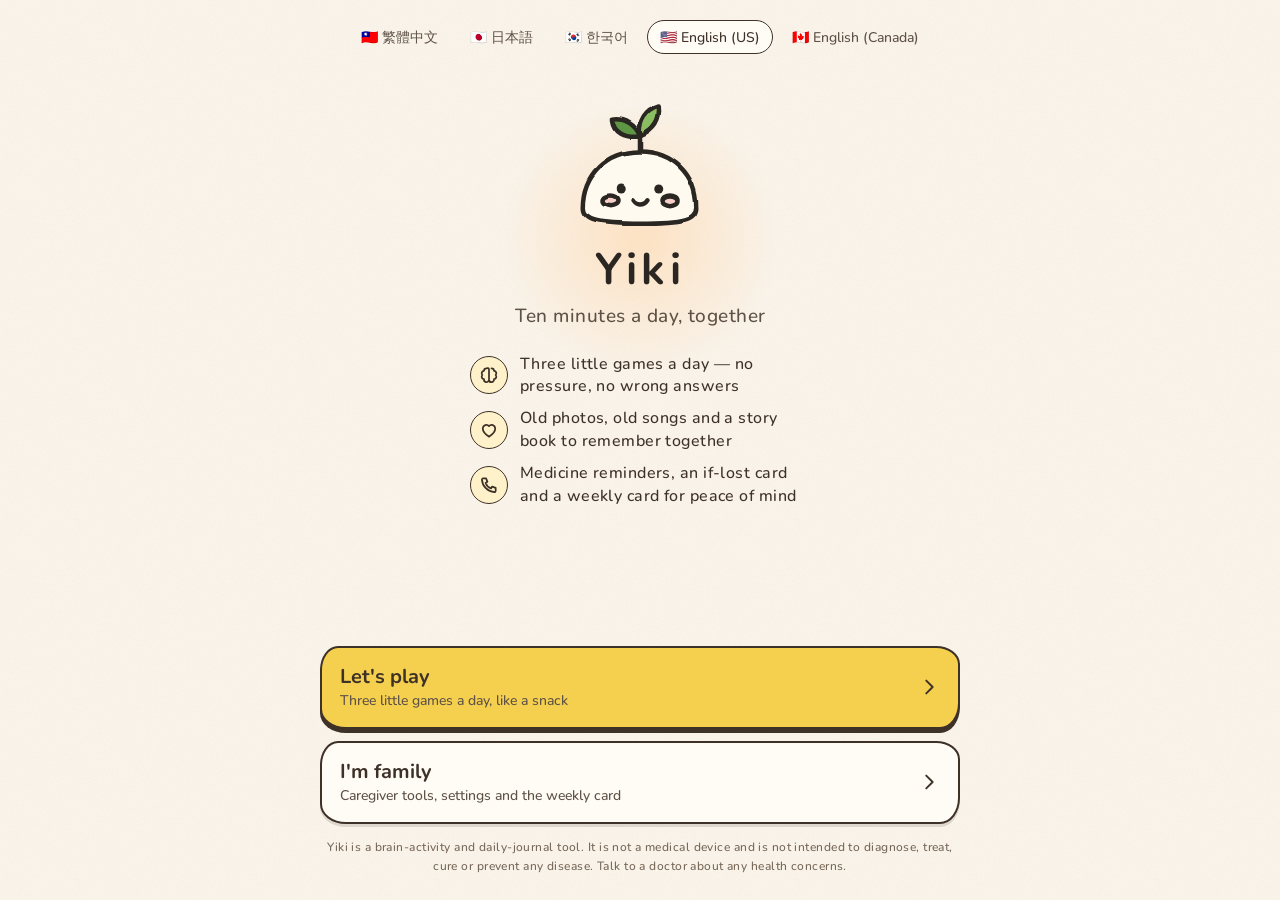
<file: index.html>
<!DOCTYPE html>
<html lang="zh-Hant-TW">
<head>
<meta charset="utf-8">
<meta name="viewport" content="width=device-width, initial-scale=1, viewport-fit=cover">
<title>憶起玩 Yiki — 每天十分鐘，一起動動腦</title>
<meta name="description" content="給長輩的每日腦力點心，家人看得到紀錄。">
<meta name="theme-color" content="#FBF7EE">
<meta name="apple-mobile-web-app-capable" content="yes">
<meta name="mobile-web-app-capable" content="yes">
<meta name="format-detection" content="telephone=no">
<meta name="apple-mobile-web-app-status-bar-style" content="black-translucent">
<meta name="apple-mobile-web-app-title" content="憶起玩">
<link rel="apple-touch-icon" href="icons/apple-touch-icon.png">
<link rel="icon" type="image/svg+xml" href="icons/icon.svg">
<link rel="icon" type="image/png" sizes="32x32" href="icons/favicon-32.png">
<script>/* 只載入目前語言的字型與文字；第一次使用依手機語言決定 */
(function(){var C=['zh-TW','ja-JP','ko-KR','en-US','en-CA'],l;
try{l=(JSON.parse(localStorage.getItem('yiki.v1'))||{}).locale;}catch(e){}
if(C.indexOf(l)<0){var n=String((navigator.languages&&navigator.languages[0])||navigator.language||'').toLowerCase();
l=/^zh/.test(n)?'zh-TW':/^ja/.test(n)?'ja-JP':/^ko/.test(n)?'ko-KR':/-ca$/.test(n)?'en-CA':/^en/.test(n)?'en-US':'en-US';}
window.YIKI_BOOT_LOCALE=l;document.write('<link id="fontcss" rel="stylesheet" href="fonts/'+l+'.css"><link rel="manifest" href="manifest.'+l+'.json">');
var t=document.querySelector('meta[name="apple-mobile-web-app-title"]');if(t&&l!=='zh-TW')t.setAttribute('content','Yiki');})();</script>
<noscript><link rel="stylesheet" href="fonts/zh-TW.css"><link rel="manifest" href="manifest.json"></noscript>
<style>
/* ============ 設計 token ============ */
:root{
  --bg:#EDF3EA; --bg-2:#E3ECE0;
  --surface:#FFFFFF; --surface-2:#F5F8F3;
  --ink:#1B2A20; --ink-2:#4E5F55; --ink-3:#8A978F; --line:#D6DFD8;
  --brand:#1F4D3A; --brand-2:#2E7D5B; --brand-3:#3E9A72; --brand-soft:#DCEBE1;
  --sun:#F7C845; --sun-2:#FFD970; --sun-deep:#D9A21B; --sun-ink:#2A2000;
  --sky:#2F6F9F; --sky-soft:#DDEAF4;
  --coral:#D9634A; --coral-soft:#F8E3DD;
  --ok:#3F9A5B; --ok-soft:#DFF1E4;
  --r:22px; --r-sm:14px;
  --shadow:0 1px 0 rgba(27,42,32,.04), 0 12px 28px -16px rgba(27,42,32,.28);
  --shadow-lg:0 2px 0 rgba(27,42,32,.04), 0 24px 48px -20px rgba(27,42,32,.35);
  --font:"Noto Sans TC","Noto Sans JP","Noto Sans KR","PingFang TC","Hiragino Sans","Apple SD Gothic Neo","Microsoft JhengHei","Malgun Gothic","Heiti TC",system-ui,sans-serif;
  --fs:1;
}
html.hc{--bg:#FFFFFF;--bg-2:#F2F2F2;--surface:#FFFFFF;--surface-2:#F2F2F2;--ink:#000000;--ink-2:#1A1A1A;--ink-3:#444444;--line:#222222;--brand:#0B3524;--brand-2:#0B3524;--brand-3:#1F6B4A;--sky:#0B4F80;--coral:#A3301B;--ok:#1E7A3D}
html.hc .tile,html.hc .big-btn.secondary,html.hc .entry{outline:2px solid #000;outline-offset:-2px}
*{box-sizing:border-box;-webkit-tap-highlight-color:transparent}
html,body{margin:0;min-height:100%}
body{font-family:var(--font);color:var(--ink);line-height:1.45;-webkit-font-smoothing:antialiased;overscroll-behavior:none;
  background:
    radial-gradient(900px 500px at 50% -10%, #FFFFFF 0%, rgba(255,255,255,0) 60%),
    radial-gradient(600px 400px at 100% 100%, rgba(247,200,69,.14) 0%, rgba(247,200,69,0) 60%),
    linear-gradient(180deg,var(--bg) 0%, var(--bg-2) 100%);
  background-attachment:fixed;}
button{font-family:inherit;color:inherit;border:0;background:none;cursor:pointer;touch-action:manipulation;padding:0}
button:focus-visible,input:focus-visible{outline:3px solid var(--sky);outline-offset:3px}
input{font-family:inherit}
@media (prefers-reduced-motion:reduce){*{animation:none!important;transition:none!important}}

@keyframes rise{from{opacity:0;transform:translateY(10px)}to{opacity:1;transform:none}}
.screen>.wrap{animation:rise .38s cubic-bezier(.2,.8,.3,1) both}
.sunglow{position:absolute;left:50%;top:-140px;width:520px;height:520px;transform:translateX(-50%);pointer-events:none;z-index:-1;
  background:radial-gradient(circle,rgba(247,200,69,.34) 0%,rgba(247,200,69,.12) 38%,rgba(247,200,69,0) 68%)}
.landing,.screen{position:relative;overflow-x:clip}
/* ============ 版面 ============ */
.screen{min-height:100vh;min-height:100dvh;display:flex;flex-direction:column;
  padding:max(16px,env(safe-area-inset-top)) 20px max(20px,env(safe-area-inset-bottom))}
.wrap{width:100%;max-width:640px;margin:0 auto;flex:1;display:flex;flex-direction:column}
.center{align-items:center;text-align:center}
.spacer{flex:1}
.stack{display:flex;flex-direction:column;gap:14px}
.muted{color:var(--ink-2)}

/* ============ 長輩端 ============ */
.elder{font-size:calc(22px * var(--fs))}
.elder h1{word-break:keep-all;overflow-wrap:break-word;text-wrap:balance;font-size:calc(36px * var(--fs));font-weight:900;color:var(--brand);margin:0;line-height:1.2;letter-spacing:.01em}
.elder h2{font-size:calc(26px * var(--fs));font-weight:700;margin:0}
.elder p{margin:0}

.big-btn{display:flex;align-items:center;justify-content:center;gap:12px;width:100%;position:relative;
  min-height:calc(86px * var(--fs));padding:16px 20px;border-radius:var(--r);
  font-size:calc(26px * var(--fs));font-weight:900;line-height:1.2;transition:transform .1s ease, box-shadow .1s ease}
.big-btn.primary{background:linear-gradient(180deg,var(--sun-2),var(--sun));color:var(--sun-ink);
  box-shadow:0 5px 0 var(--sun-deep), inset 0 2px 0 rgba(255,255,255,.55), 0 14px 28px -14px rgba(217,162,27,.6)}
.big-btn.primary:active{transform:translateY(4px);box-shadow:0 1px 0 var(--sun-deep), inset 0 2px 0 rgba(255,255,255,.55)}
.big-btn.secondary{background:var(--surface);color:var(--brand);box-shadow:0 4px 0 var(--line), var(--shadow)}
.big-btn.secondary:active{transform:translateY(3px);box-shadow:0 1px 0 var(--line)}
.big-btn:disabled{opacity:.4;box-shadow:none;transform:none}

.brand-mark{display:inline-flex;align-items:center;gap:8px;color:var(--brand);font-weight:900}
.brand-mark .dot{width:13px;height:13px;border-radius:50%;background:var(--brand);box-shadow:inset 0 -2px 0 rgba(0,0,0,.15)}
.brand-mark .dot:nth-child(2){background:var(--sun)}
.brand-mark .dot:nth-child(3){background:var(--sky)}

/* 入口 */
.landing .hero{padding:34px 0 10px;display:flex;flex-direction:column;align-items:center}
.landing .latin{font-size:15px;letter-spacing:.3em;color:var(--ink-3);font-weight:500;margin-top:2px;padding-left:.3em}
.table{position:relative;width:100%;max-width:440px;margin:26px auto 0;padding:26px 0 18px}
.table::before{content:"";position:absolute;left:0;right:0;top:46px;bottom:0;border-radius:34px;z-index:0;
  background:repeating-linear-gradient(92deg,rgba(120,84,40,.05) 0 2px,transparent 2px 9px),linear-gradient(180deg,#E6D5B8,#CDB48C);
  box-shadow:inset 0 2px 0 rgba(255,255,255,.55), inset 0 -10px 18px rgba(110,80,40,.18), 0 22px 34px -20px rgba(90,70,40,.55)}
.stage{flex:1;display:flex;flex-direction:column;justify-content:center;align-items:center;width:100%;min-height:0}
.stage .table{margin-top:8px}
.table .plates{position:relative;z-index:1;margin:0}
.entry{display:flex;align-items:center;justify-content:space-between;gap:12px;width:100%;background:var(--surface);border-radius:var(--r);
  padding:22px 24px;text-align:left;box-shadow:0 4px 0 var(--line), var(--shadow);transition:transform .1s,box-shadow .1s}
.entry:active{transform:translateY(3px);box-shadow:0 1px 0 var(--line)}
.entry .t{font-size:calc(28px * var(--fs));font-weight:900;color:var(--brand);line-height:1.15}
.entry .s{font-size:calc(18px * var(--fs));color:var(--ink-2);margin-top:4px}
.entry .arrow{width:52px;height:52px;border-radius:50%;background:var(--sun);display:flex;align-items:center;justify-content:center;font-size:26px;color:var(--sun-ink);flex:none;box-shadow:0 3px 0 var(--sun-deep)}
.entry.family{padding:16px 24px;background:transparent;box-shadow:none;border:2px solid var(--line)}
.entry.family .t{font-size:22px;color:var(--ink)}
.entry.family .s{font-size:15px}
.entry.family .arrow{background:var(--surface);box-shadow:none;border:2px solid var(--line);color:var(--ink-2);width:44px;height:44px;font-size:20px}

/* 點心盤（陶瓷質感） */
.plates{display:flex;justify-content:center;align-items:flex-start;gap:clamp(6px,2.5vw,16px);margin:18px 0 6px;width:100%}
.pl .plate{width:100%;max-width:132px;height:auto}
.pl{display:flex;flex-direction:column;align-items:center;gap:14px;min-width:0;flex:1;max-width:150px}
.pl>.nm{font-size:calc(15px * var(--fs));color:var(--ink);font-weight:800;line-height:1.2;text-align:center;letter-spacing:.01em}
.plate{width:clamp(96px,27vw,132px);aspect-ratio:1;border-radius:50%;position:relative;
  display:flex;flex-direction:column;align-items:center;justify-content:center;gap:2px;
  background:radial-gradient(circle at 35% 28%, #FFFFFF 0%, #F6F8F4 55%, #E9EEE6 100%);
  box-shadow:inset 0 0 0 7px rgba(255,255,255,.9), inset 0 0 0 8px var(--line), inset 0 -6px 10px rgba(27,42,32,.06), 0 10px 20px -10px rgba(27,42,32,.35), 0 2px 0 rgba(255,255,255,.8)}
.plate .ic{font-size:clamp(44px,12.5vw,60px);line-height:1;filter:drop-shadow(0 3px 2px rgba(0,0,0,.12))}
.plate .nm{font-size:calc(14px * var(--fs));color:var(--ink-2);font-weight:700;letter-spacing:.02em;line-height:1.15;max-width:88%;text-align:center}
.plate .sc{position:absolute;bottom:-8px;background:var(--brand);color:#fff;font-size:13px;font-weight:900;padding:2px 10px;border-radius:999px;box-shadow:0 2px 0 rgba(0,0,0,.15)}
.plate.done{box-shadow:inset 0 0 0 7px var(--ok-soft), inset 0 0 0 8px var(--ok), inset 0 -6px 10px rgba(27,42,32,.06), 0 10px 20px -10px rgba(27,42,32,.35)}
.plate.done::after{content:"✓";position:absolute;right:-4px;top:-4px;width:36px;height:36px;border-radius:50%;background:linear-gradient(180deg,#5AB873,var(--ok));color:#fff;font-weight:900;font-size:22px;
  display:flex;align-items:center;justify-content:center;box-shadow:0 3px 0 #2E7A45, 0 0 0 3px #fff}
.plate.now{box-shadow:inset 0 0 0 7px #FFF4D1, inset 0 0 0 8px var(--sun), inset 0 -6px 10px rgba(27,42,32,.06), 0 10px 20px -10px rgba(27,42,32,.35);animation:pulse 2.2s ease-in-out infinite}
@keyframes pulse{0%,100%{transform:translateY(0)}50%{transform:translateY(-6px)}}
.streak-pill{display:inline-flex;align-items:center;gap:8px;background:var(--surface);color:var(--brand);border-radius:999px;padding:9px 20px;font-weight:900;font-size:calc(18px * var(--fs));box-shadow:var(--shadow)}

.date-line{display:inline-flex;align-items:center;gap:10px;font-size:calc(19px * var(--fs));font-weight:700;color:var(--ink-2);background:var(--surface);border-radius:999px;padding:6px 16px;box-shadow:var(--shadow);margin-top:12px}
.date-line .wd{background:var(--brand);color:#fff;border-radius:999px;padding:1px 10px;font-size:.9em}
/* 首次說明卡 */
.intro{background:var(--surface);border-radius:28px;padding:28px 24px 24px;box-shadow:var(--shadow-lg);width:100%;max-width:520px;margin:0 auto;display:flex;flex-direction:column;align-items:center;gap:12px;text-align:center;position:relative;overflow:hidden}
.intro::before{content:"";position:absolute;left:0;right:0;top:0;height:8px;background:linear-gradient(90deg,var(--sun),var(--sun-2))}
.intro .ic{font-size:84px;line-height:1;filter:drop-shadow(0 6px 6px rgba(0,0,0,.14));animation:starpop .5s cubic-bezier(.3,1.5,.5,1) both}
.intro .sub{font-size:calc(15px * var(--fs));color:var(--ink-3);font-weight:500}
.intro .desc{font-size:calc(24px * var(--fs));font-weight:700;line-height:1.4;color:var(--ink)}
/* 時鐘 */
.clock-wrap{display:flex;justify-content:center;margin:0 auto 18px}
.clock{width:min(62vw,280px);height:auto;filter:drop-shadow(0 12px 20px rgba(27,42,32,.22))}
.tile.word{aspect-ratio:auto;min-height:calc(78px * var(--fs));font-size:calc(24px * var(--fs));font-weight:900;color:var(--brand);padding:8px 10px;line-height:1.2}
.word.gone{opacity:0;transform:scale(.6);pointer-events:none;transition:all .4s}
/* 每日狀況日誌 */
.log-row{display:grid;grid-template-columns:84px 1fr;align-items:center;gap:10px;margin-bottom:10px}
.log-row .lbl{font-weight:700;font-size:15px;display:flex;align-items:center;gap:6px}
.lvlseg{display:flex;gap:6px}
.lvlseg button{flex:1;min-height:44px;border-radius:12px;background:var(--surface-2);font-weight:700;color:var(--ink-2);box-shadow:0 2px 0 var(--line)}
.lvlseg button.on.g{background:var(--ok-soft);color:var(--ok);box-shadow:0 2px 0 #8CC79D}
.lvlseg button.on.m{background:#FFF1C9;color:#7A5A00;box-shadow:0 2px 0 #E8CC7A}
.lvlseg button.on.b{background:var(--coral-soft);color:var(--coral);box-shadow:0 2px 0 #E3A192}
.chips{display:flex;flex-wrap:wrap;gap:8px;margin:6px 0 12px}
.chip{min-height:38px;padding:0 14px;border-radius:999px;background:var(--surface-2);font-weight:700;font-size:14px;color:var(--ink-2);box-shadow:0 2px 0 var(--line)}
.chip.on{background:var(--brand);color:#fff;box-shadow:0 2px 0 #143326}
.log-strip{display:grid;grid-template-columns:repeat(7,1fr);gap:6px;margin-top:14px}
.log-day{background:var(--surface-2);border-radius:12px;padding:8px 4px;display:flex;flex-direction:column;align-items:center;gap:5px;font-size:12px;color:var(--ink-3)}
.log-day.today{outline:2px solid var(--brand);outline-offset:-2px}
.log-day .dots{display:flex;gap:3px}
.log-day .dots i{width:9px;height:9px;border-radius:50%;background:var(--line);display:block}
.log-day .dots i.g{background:var(--ok)} .log-day .dots i.m{background:var(--sun-deep)} .log-day .dots i.b{background:var(--coral)}
.log-day .ev{font-size:11px;color:var(--ink-2);font-weight:700}
textarea.note{width:100%;font-family:inherit;font-size:15px;padding:10px 12px;border-radius:var(--r-sm);border:2px solid var(--line);resize:vertical;min-height:64px}
/* 今天的藥（長輩端） */
.med-card{background:var(--surface);border-radius:var(--r);padding:16px 18px;box-shadow:var(--shadow-lg);width:100%;text-align:left;border-left:8px solid var(--sky);margin-top:18px}
.med-card h3{margin:0 0 10px;font-size:calc(20px * var(--fs));color:var(--sky);font-weight:900;display:flex;align-items:center;gap:8px}
.med-item{display:flex;align-items:center;justify-content:space-between;gap:12px;padding:10px 0;border-top:1px solid var(--line)}
.med-item .nm{font-size:calc(21px * var(--fs));font-weight:700;line-height:1.25}
.med-item .nm small{display:block;font-size:calc(15px * var(--fs));color:var(--ink-3);font-weight:500}
.take-btn{min-width:calc(104px * var(--fs));min-height:calc(56px * var(--fs));border-radius:999px;font-size:calc(19px * var(--fs));font-weight:900;flex:none;
  background:linear-gradient(180deg,var(--sun-2),var(--sun));color:var(--sun-ink);box-shadow:0 3px 0 var(--sun-deep)}
.take-btn.done{background:var(--ok-soft);color:var(--ok);box-shadow:0 3px 0 #8CC79D}
.med-card .all{color:var(--ok);font-weight:900;text-align:center;padding:6px 0 0}
/* 家屬端用藥管理 */
.med-row{display:flex;align-items:center;justify-content:space-between;gap:10px;padding:10px 0;border-bottom:1px solid var(--line)}
.med-row .nm{font-weight:700}
.med-row .nm small{display:block;color:var(--ink-3);font-weight:500;font-size:12px}
.med-row .st{display:flex;gap:6px}
.med-row .st i{width:26px;height:26px;border-radius:8px;background:var(--surface-2);display:flex;align-items:center;justify-content:center;font-size:11px;font-style:normal;color:var(--ink-3);box-shadow:inset 0 0 0 1px var(--line)}
.med-row .st i.on{background:var(--ok-soft);color:var(--ok);box-shadow:inset 0 0 0 1px var(--ok)}
.add-med{display:grid;grid-template-columns:1fr auto;gap:8px;margin-top:12px;align-items:end}
.add-med .slots{display:flex;gap:6px;grid-column:1/-1}
.add-med .slots button{flex:1;min-height:40px;padding:0 4px;font-size:14px;border-radius:10px;background:var(--surface-2);font-weight:700;color:var(--ink-2);box-shadow:0 2px 0 var(--line)}
.add-med .slots button.on{background:var(--sky);color:#fff;box-shadow:0 2px 0 #1F4D73}
/* 資源 */
.res{padding:12px 0;border-bottom:1px solid var(--line)}
.res .n{font-weight:900;display:flex;align-items:center;justify-content:space-between;gap:10px}
.res .n a{color:#fff;background:var(--brand);text-decoration:none;border-radius:999px;padding:6px 14px;font-size:14px;white-space:nowrap}
.res .d{font-size:14px;color:var(--ink-2);margin-top:4px;line-height:1.5}
/* 回診摘要 */
.summary{background:#fff;color:#1B2A20;max-width:720px;margin:0 auto;padding:28px 24px 40px;font-size:15px;line-height:1.55}
.summary h1{font-size:24px;margin:0 0 4px;color:var(--brand)}
.summary .meta{color:var(--ink-3);font-size:13px;margin-bottom:18px}
.summary h2{font-size:16px;margin:22px 0 8px;padding-bottom:6px;border-bottom:2px solid var(--brand)}
.summary table{width:100%;border-collapse:collapse;font-size:14px}
.summary td,.summary th{padding:6px 4px;border-bottom:1px solid var(--line);text-align:left;vertical-align:top}
.summary th{color:var(--ink-3);font-weight:500;font-size:12px}
.summary .kp{display:grid;grid-template-columns:repeat(4,1fr);gap:8px}
.summary .kp div{background:var(--surface-2);border-radius:12px;padding:10px;text-align:center}
.summary .kp b{display:block;font-size:24px;color:var(--brand)}
.summary .kp span{font-size:12px;color:var(--ink-2)}
.summary .bar{display:inline-block;height:10px;background:var(--brand-3);border-radius:5px;vertical-align:middle;margin-right:6px}
.summary .note{font-size:12px;color:var(--ink-3);margin-top:24px}
.sum-actions{padding:0 0 16px;display:flex;gap:8px;justify-content:flex-end;flex-wrap:wrap}
.sr{position:absolute;width:1px;height:1px;overflow:hidden;clip:rect(0 0 0 0);opacity:0}
.summary td.nw{white-space:nowrap;color:var(--ink-3)}
@media print{.sum-actions{display:none}.family .screen{padding:0}.summary{padding:0}body{background:#fff}}
.lang{display:inline-flex;gap:6px;background:var(--surface);border-radius:999px;padding:4px;box-shadow:var(--shadow)}
.lang button{min-height:38px;padding:0 12px;border-radius:999px;font-size:14px;font-weight:700;color:var(--ink-2)}
.lang button.on{background:var(--brand);color:#fff}
.lang.seg{display:flex;background:var(--surface-2);box-shadow:none;border-radius:var(--r-sm)}
.lang.seg button{flex:1;border-radius:10px;min-height:42px}
.lang.seg button.on{box-shadow:0 2px 0 #143326}
/* 遊戲畫面 */
.game-top{display:flex;align-items:center;justify-content:space-between;gap:10px;padding:2px 0 12px}
.game-title{display:flex;align-items:center;gap:8px;font-weight:900;color:var(--brand);font-size:calc(20px * var(--fs));flex:1;min-width:0;white-space:nowrap}
.game-title .ic{font-size:calc(30px * var(--fs));filter:drop-shadow(0 2px 1px rgba(0,0,0,.12))}
.mini-plates{display:flex;gap:6px}
.mini-plates i{width:28px;height:28px;flex:none;border-radius:50%;background:var(--surface);box-shadow:inset 0 0 0 2px var(--line);display:flex;align-items:center;justify-content:center;font-size:15px;font-style:normal}
.mini-plates i.on{box-shadow:inset 0 0 0 2px var(--ok);background:var(--ok-soft)}
.mini-plates i.cur{box-shadow:inset 0 0 0 2px var(--sun);background:#FFF4D1}
.rest-btn{min-height:46px;padding:0 14px;white-space:nowrap;flex:none;border-radius:999px;background:var(--surface);color:var(--ink-2);font-size:16px;font-weight:700;box-shadow:0 2px 0 var(--line)}
.instr{display:flex;align-items:center;gap:12px;background:var(--surface);border-radius:var(--r);padding:14px 16px;box-shadow:var(--shadow);border-left:6px solid var(--sun)}
.instr .txt{flex:1;font-size:calc(21px * var(--fs));font-weight:700;color:var(--ink);line-height:1.35}
.stars{display:flex;gap:6px;font-size:44px;line-height:1;margin-top:10px}
.stars span{color:#D9E0DA;text-shadow:0 2px 0 #C3CCC5;transform:scale(.6);opacity:0;animation:starin .5s cubic-bezier(.3,1.6,.5,1) forwards}
.stars span.on{color:var(--sun);text-shadow:0 3px 0 var(--sun-deep),0 0 18px rgba(247,200,69,.6)}
@keyframes starin{to{transform:scale(1);opacity:1}}
.ms{margin-top:10px;background:linear-gradient(180deg,#FFF4D1,#FFE7A0);color:#6B4E00;font-weight:900;border-radius:999px;padding:8px 20px;font-size:calc(18px * var(--fs));box-shadow:0 3px 0 #E8CC7A}
.qmark{display:inline-flex;animation:pulse 1.6s ease-in-out infinite}
.digits-big{font-size:calc(64px * var(--fs));font-weight:900;color:var(--brand);letter-spacing:.06em;text-align:center;padding:26px 0 8px;font-variant-numeric:tabular-nums}
.dgs{display:flex;justify-content:center;gap:8px;margin:14px 0 22px}
.dgs i{width:clamp(40px,11vw,54px);height:clamp(54px,14vw,70px);border-radius:14px;background:var(--surface);box-shadow:inset 0 0 0 2px var(--line);display:flex;align-items:center;justify-content:center;font-style:normal;font-size:32px;font-weight:900;color:var(--brand)}
.dgs i.f{box-shadow:inset 0 0 0 3px var(--brand);background:var(--brand-soft)}
.keypad{width:100%;display:grid;grid-template-columns:repeat(3,1fr);gap:10px;max-width:340px;margin:0 auto}
.key{min-height:calc(72px * var(--fs));border-radius:18px;background:linear-gradient(180deg,#fff,#F4F7F2);box-shadow:0 4px 0 #D6DFD8,var(--shadow);font-size:calc(30px * var(--fs));font-weight:900;color:var(--ink);transition:transform .1s,box-shadow .1s}
.key:active{transform:translateY(3px);box-shadow:0 1px 0 #D6DFD8}
.key.fn{background:var(--coral-soft);color:var(--coral)}
.photo-grid{display:grid;grid-template-columns:repeat(auto-fill,minmax(86px,1fr));gap:10px;margin-top:4px}
.ph{margin:0;position:relative;background:var(--surface-2);border-radius:14px;padding:6px 6px 8px;text-align:center}
.ph img{width:100%;aspect-ratio:1;object-fit:cover;border-radius:10px;display:block}
.ph figcaption{font-size:13px;font-weight:700;margin-top:5px;white-space:nowrap;overflow:hidden;text-overflow:ellipsis}
.ph-del{position:absolute;top:-6px;right:-6px;width:28px;height:28px;border-radius:50%;background:var(--surface);color:var(--coral);font-size:18px;font-weight:900;box-shadow:0 1px 0 var(--line),var(--shadow)}
.face-frame{width:min(68vw,280px);aspect-ratio:1;margin:0 auto 18px;border-radius:28px;padding:10px;background:linear-gradient(180deg,#E6D5B8,#CDB48C);box-shadow:inset 0 2px 0 rgba(255,255,255,.55),0 18px 30px -16px rgba(90,70,40,.6);animation:pop .3s}
.face-frame img{width:100%;height:100%;object-fit:cover;border-radius:20px;display:block;box-shadow:0 0 0 4px #fff}
.insight{background:linear-gradient(180deg,#FFFDF4,#FFFFFF);box-shadow:inset 0 0 0 2px #F3E3A8,var(--shadow)}
.ins{list-style:none;margin:4px 0 0;padding:0;display:flex;flex-direction:column;gap:10px}
.ins li{display:flex;gap:10px;align-items:flex-start;font-size:15px;line-height:1.5}
.ins .i{flex:none;width:30px;height:30px;border-radius:50%;background:#FFF4D1;display:flex;align-items:center;justify-content:center;font-size:16px}
.ins-note{margin-top:12px;background:var(--sky-soft);color:#1E4E73;border-radius:12px;padding:10px 12px;font-size:14px;line-height:1.5}
.pbar{height:6px;border-radius:99px;background:var(--bg-2);margin-top:9px;overflow:hidden}
.pbar i{display:block;height:100%;width:0;border-radius:99px;background:linear-gradient(90deg,var(--sun),var(--sun-deep));transition:width .5s cubic-bezier(.3,1,.4,1)}
.instr .round{font-size:calc(15px * var(--fs));color:var(--ink-3);margin-top:3px;font-weight:500}
.speak-btn{width:56px;height:56px;border-radius:50%;background:var(--sky-soft);color:var(--sky);font-size:24px;flex:none;box-shadow:0 3px 0 #BFD5E5}
.speak-btn:active{transform:translateY(2px);box-shadow:0 1px 0 #BFD5E5}
.arena{flex:1;display:flex;flex-direction:column;justify-content:center;padding:18px 0 10px;position:relative;min-height:0}

/* 題目元件 */
.grid{display:grid;gap:12px;width:100%;max-width:520px;margin:0 auto;position:relative}
.tile{aspect-ratio:1;border-radius:18px;position:relative;user-select:none;
  background:linear-gradient(180deg,#FFFFFF,#F4F7F2);box-shadow:0 4px 0 #D6DFD8, var(--shadow);
  display:flex;align-items:center;justify-content:center;font-size:clamp(30px,9.5vw,56px);line-height:1;
  transition:transform .1s, box-shadow .1s, background .15s}
.tile:active{transform:translateY(3px);box-shadow:0 1px 0 #D6DFD8}
.tile.sel{background:linear-gradient(180deg,#EAF3FA,var(--sky-soft));box-shadow:0 4px 0 #9FBFD6, 0 0 0 3px var(--sky)}
.tile.ok{background:linear-gradient(180deg,#EAF7EE,var(--ok-soft));box-shadow:0 4px 0 #8CC79D, 0 0 0 3px var(--ok);animation:popok .35s}
.tile.bad{background:linear-gradient(180deg,#FBEBE7,var(--coral-soft));box-shadow:0 4px 0 #E3A192, 0 0 0 3px var(--coral);animation:shake .35s}
.tile.lit{background:linear-gradient(180deg,var(--sun-2),var(--sun));box-shadow:0 4px 0 var(--sun-deep), 0 0 0 8px rgba(247,200,69,.35);transform:scale(1.04)}
.tile.off{opacity:.22;pointer-events:none;transform:scale(.92)}
.tile.num{font-size:clamp(26px,8vw,46px);font-weight:900;color:var(--brand);border-radius:50%}
.tile.stone{border-radius:26px;background:radial-gradient(circle at 35% 30%,#FFFFFF,#EEF2EC 70%,#E2E8DF)}
@keyframes popok{0%{transform:scale(1)}45%{transform:scale(1.1)}100%{transform:scale(1)}}
@keyframes shake{0%,100%{transform:translateX(0)}20%{transform:translateX(-9px)}40%{transform:translateX(9px)}60%{transform:translateX(-6px)}80%{transform:translateX(6px)}}
.trail{position:absolute;inset:0;pointer-events:none;overflow:visible}
.trail path{fill:none;stroke:var(--brand-3);stroke-width:6;stroke-linecap:round;stroke-linejoin:round;opacity:.7}

/* 翻牌（3D） */
.card{aspect-ratio:1;perspective:900px;background:none;box-shadow:none;border-radius:18px}
.card .inner{position:absolute;inset:0;transition:transform .45s cubic-bezier(.4,.2,.2,1);transform-style:preserve-3d;border-radius:18px}
.card.open .inner{transform:rotateY(180deg)}
.card .f{position:absolute;inset:0;border-radius:18px;backface-visibility:hidden;-webkit-backface-visibility:hidden;display:flex;flex-direction:column;align-items:center;justify-content:center;gap:4px}
.card .back{background:var(--brand);box-shadow:0 4px 0 #143326, var(--shadow);
  background-image:radial-gradient(circle at 50% 50%, rgba(255,255,255,.18) 0 3px, transparent 3.5px);background-size:16px 16px}
.card .back::after{content:"";position:absolute;inset:9px;border-radius:12px;border:2px solid rgba(255,255,255,.35)}
.card .face{background:linear-gradient(180deg,#FFFFFF,#F4F7F2);transform:rotateY(180deg);box-shadow:0 4px 0 #D6DFD8, var(--shadow);font-size:clamp(28px,8.5vw,44px);line-height:1}
.card .face small{font-size:calc(13px * var(--fs));color:var(--ink-2);font-weight:700}
.card.matched .face{background:linear-gradient(180deg,#EAF7EE,var(--ok-soft));box-shadow:0 4px 0 #8CC79D, 0 0 0 3px var(--ok)}
.card.matched{animation:popok .4s}

/* 展示框 / 選項 */
.showcase{display:flex;flex-direction:column;align-items:center;gap:10px;background:var(--surface);border-radius:var(--r);
  padding:24px 22px;box-shadow:var(--shadow-lg);margin:0 auto 16px;width:100%;max-width:520px;position:relative;overflow:hidden}
.showcase::before{content:"";position:absolute;left:0;right:0;top:0;height:6px;background:linear-gradient(90deg,var(--brand),var(--brand-3))}
.showcase .ic{font-size:clamp(80px,26vw,130px);line-height:1;filter:drop-shadow(0 6px 6px rgba(0,0,0,.14));animation:pop .3s}
.showcase .cap{font-size:calc(22px * var(--fs));font-weight:900;color:var(--brand)}
.showcase .row{display:flex;gap:16px;flex-wrap:wrap;justify-content:center;padding:6px 0}
.showcase .row span{font-size:clamp(46px,13vw,66px);line-height:1;filter:drop-shadow(0 4px 4px rgba(0,0,0,.14))}
.ring{width:64px;height:64px;position:absolute;right:14px;top:14px}
.ring circle{fill:none;stroke-width:6}
.ring .bg{stroke:var(--line)}
.ring .fg{stroke:var(--sky);stroke-linecap:round;transform:rotate(-90deg);transform-origin:50% 50%;transition:stroke-dashoffset linear}
.options{display:grid;grid-template-columns:1fr 1fr;gap:12px;width:100%;max-width:520px;margin:0 auto}
.opt{min-height:calc(82px * var(--fs));border-radius:var(--r);background:linear-gradient(180deg,#FFFFFF,#F4F7F2);box-shadow:0 4px 0 #D6DFD8, var(--shadow);
  font-size:calc(24px * var(--fs));font-weight:900;color:var(--ink);padding:10px 14px;line-height:1.25;transition:transform .1s, box-shadow .1s}
.opt:active{transform:translateY(3px);box-shadow:0 1px 0 #D6DFD8}
.opt.ok{background:linear-gradient(180deg,#EAF7EE,var(--ok-soft));box-shadow:0 4px 0 #8CC79D, 0 0 0 3px var(--ok);animation:popok .35s}
.opt.bad{background:linear-gradient(180deg,#FBEBE7,var(--coral-soft));box-shadow:0 4px 0 #E3A192, 0 0 0 3px var(--coral);animation:shake .35s}

/* 分一分：籃子 */
.item-stage{display:flex;align-items:center;justify-content:center;gap:16px;margin:0 auto 22px;min-height:160px;position:relative;z-index:2}
.item-stage .ic{font-size:clamp(84px,27vw,136px);line-height:1;filter:drop-shadow(0 8px 8px rgba(0,0,0,.16));animation:pop .3s;transition:transform .5s cubic-bezier(.3,.7,.3,1), opacity .4s}
.item-stage .nm{font-size:calc(26px * var(--fs));font-weight:900;color:var(--brand)}
.sort-row{display:grid;grid-template-columns:minmax(0,1fr) minmax(0,1fr);gap:16px;width:100%;max-width:520px;margin:0 auto}
.basket{min-height:calc(124px * var(--fs));border-radius:26px 26px 20px 20px;font-size:calc(26px * var(--fs));font-weight:900;position:relative;
  display:flex;flex-direction:column;align-items:center;justify-content:flex-end;gap:2px;padding:0 10px 14px;box-shadow:var(--shadow-lg);transition:transform .1s}
.basket::before{content:"";position:absolute;left:0;right:0;top:0;height:14px;border-radius:26px 26px 0 0;background:rgba(0,0,0,.05)}
.basket .lid{font-size:38px;line-height:1;margin-bottom:auto;margin-top:14px;filter:drop-shadow(0 3px 2px rgba(0,0,0,.12))}
.basket.a{background:linear-gradient(180deg,#E6F0F8,#CFE1EF);color:var(--sky)}
.basket.b{background:linear-gradient(180deg,#FFF3CF,#FFE7A3);color:#7A5A00}
.basket:active{transform:translateY(3px)}
.basket.ok{box-shadow:0 0 0 4px var(--ok), var(--shadow-lg);animation:popok .35s}
.basket.bad{box-shadow:0 0 0 4px var(--coral), var(--shadow-lg);animation:shake .35s}
@keyframes pop{from{transform:scale(.8);opacity:0}to{transform:scale(1);opacity:1}}
.hint-line{text-align:center;color:var(--ink-2);font-size:calc(19px * var(--fs));margin-top:14px;font-weight:500}
.hint-line b{color:var(--brand);font-size:1.3em}

/* 買菜找零：收據 */
.receipt{background:var(--surface);width:100%;max-width:520px;margin:0 auto 16px;padding:18px 22px 22px;position:relative;box-shadow:var(--shadow-lg);border-radius:6px 6px 0 0}
.receipt::after{content:"";position:absolute;left:0;right:0;bottom:-10px;height:10px;
  background:linear-gradient(135deg,var(--surface) 50%,transparent 50%) 0 0/16px 16px, linear-gradient(225deg,var(--surface) 50%,transparent 50%) 0 0/16px 16px}
.receipt .head{display:flex;align-items:center;gap:14px;padding-bottom:12px;border-bottom:2px dashed var(--line)}
.receipt .head .ic{font-size:56px;line-height:1;filter:drop-shadow(0 4px 4px rgba(0,0,0,.14))}
.receipt .head .nm{font-size:calc(22px * var(--fs));font-weight:900;color:var(--ink)}
.receipt .line{display:flex;justify-content:space-between;align-items:center;font-size:calc(21px * var(--fs));padding:10px 0}
.receipt .line b{color:var(--brand);font-weight:900;font-variant-numeric:tabular-nums;font-size:1.15em}
.receipt .line.q{border-top:2px dashed var(--line);margin-top:4px;padding-top:14px;font-weight:900}
.receipt .line.q b{color:var(--coral)}
.cash{display:flex;gap:8px;align-items:center;flex-wrap:wrap;justify-content:flex-end}
.bill{height:36px;padding:0 12px;border-radius:5px;display:inline-flex;align-items:center;font-weight:900;font-size:16px;color:#fff;letter-spacing:.02em;
  box-shadow:inset 0 0 0 2px rgba(255,255,255,.45), 0 2px 0 rgba(0,0,0,.15);position:relative}
.bill::before{content:"";position:absolute;left:6px;top:6px;bottom:6px;width:14px;border-radius:50%;background:rgba(255,255,255,.35)}
.coin{width:36px;height:36px;border-radius:50%;display:inline-flex;align-items:center;justify-content:center;font-weight:900;font-size:14px;
  background:radial-gradient(circle at 35% 30%,#FFE9A8,#D9A21B);color:#5A3E00;box-shadow:inset 0 0 0 3px rgba(255,255,255,.5), 0 2px 0 rgba(0,0,0,.2)}

/* 回饋覆蓋層 */
.fb{position:fixed;inset:0;display:flex;align-items:center;justify-content:center;pointer-events:none;z-index:50}
.fb .box{background:var(--surface);border-radius:32px;padding:26px 40px 24px;box-shadow:0 30px 70px -20px rgba(0,0,0,.4);
  display:flex;flex-direction:column;align-items:center;gap:8px;animation:pop .22s cubic-bezier(.3,1.4,.5,1)}
.fb .txt{font-size:calc(28px * var(--fs));font-weight:900}
.fb.ok .txt{color:var(--ok)}
.fb.bad .txt{color:var(--coral)}
.fb svg{width:96px;height:96px}
.fb .c{fill:none;stroke-width:7;stroke-linecap:round;stroke-linejoin:round}
.fb.ok .c{stroke:var(--ok);stroke-dasharray:60;stroke-dashoffset:60;animation:draw .4s .1s forwards}
.fb.ok .o{fill:var(--ok-soft)}
.fb.bad .o{fill:var(--coral-soft)}
.fb.bad .c{stroke:var(--coral)}
@keyframes draw{to{stroke-dashoffset:0}}
.burst{position:absolute;left:50%;top:50%;width:10px;height:10px;border-radius:50%;animation:burst .7s ease-out forwards}
@keyframes burst{from{transform:translate(-50%,-50%) scale(1);opacity:1}to{transform:translate(calc(-50% + var(--dx)),calc(-50% + var(--dy))) scale(.2);opacity:0}}

/* 結果 / 慶祝 */
.result-card{background:var(--surface);border-radius:32px;padding:30px 24px 26px;box-shadow:var(--shadow-lg);width:100%;max-width:520px;margin:0 auto;position:relative;overflow:hidden}
.result-card::before{content:"";position:absolute;left:0;right:0;top:0;height:8px;background:linear-gradient(90deg,var(--brand),var(--brand-3),var(--sun))}
.stars{display:flex;justify-content:center;gap:10px;font-size:52px;line-height:1;margin:8px 0 6px}
.stars span{opacity:.18;filter:grayscale(1)}
.stars span.on{opacity:1;filter:none;animation:starpop .45s cubic-bezier(.3,1.5,.5,1) both}
.stars span.on:nth-child(2){animation-delay:.15s}
.stars span.on:nth-child(3){animation-delay:.3s}
@keyframes starpop{from{transform:scale(.3) rotate(-20deg)}to{transform:scale(1) rotate(0)}}
.result-score{font-size:calc(64px * var(--fs));font-weight:900;color:var(--brand);line-height:1;font-variant-numeric:tabular-nums}
.result-label{color:var(--ink-2);font-size:calc(18px * var(--fs));font-weight:500}
.confetti{position:fixed;inset:0;pointer-events:none;overflow:hidden;z-index:40}
.confetti i{position:absolute;top:-20px;width:12px;height:18px;border-radius:3px;animation:fall 2.8s ease-in forwards}
@keyframes fall{to{transform:translateY(110vh) rotate(600deg);opacity:.15}}
.trophy{font-size:96px;line-height:1;animation:starpop .6s cubic-bezier(.3,1.5,.5,1) both;filter:drop-shadow(0 10px 10px rgba(0,0,0,.18))}
.pick-list{display:grid;grid-template-columns:1fr 1fr;gap:12px}
.pick{background:linear-gradient(180deg,#FFFFFF,#F4F7F2);border-radius:var(--r);padding:18px 12px 16px;box-shadow:0 4px 0 #D6DFD8, var(--shadow);display:flex;flex-direction:column;align-items:center;gap:6px;min-height:124px;transition:transform .1s, box-shadow .1s}
.pick:active{transform:translateY(3px);box-shadow:0 1px 0 #D6DFD8}
.pick{--dc:var(--brand);position:relative;overflow:hidden}
.pick::before{content:"";position:absolute;left:0;right:0;top:0;height:6px;background:var(--dc)}
.pick .ic{width:66px;height:66px;border-radius:50%;display:flex;align-items:center;justify-content:center;font-size:38px;line-height:1;
  background:color-mix(in srgb,var(--dc) 14%,#fff);box-shadow:inset 0 0 0 2px color-mix(in srgb,var(--dc) 28%,#fff)}
.pick .dm{color:var(--dc)!important;font-weight:700!important}
.pick .lv i.on{background:var(--dc)}
.pick .nm{font-weight:900;font-size:calc(19px * var(--fs));color:var(--brand)}
.pick .dm{font-size:calc(14px * var(--fs));color:var(--ink-3);font-weight:500}
.pick .lv{margin-top:2px}

/* modal / toast */
.modal{position:fixed;inset:0;background:rgba(27,42,32,.45);display:flex;align-items:center;justify-content:center;z-index:70;padding:20px;backdrop-filter:blur(2px)}
.modal .box{background:var(--surface);border-radius:26px;padding:26px 22px;width:100%;max-width:440px;box-shadow:var(--shadow-lg);animation:pop .18s}
.modal .msg{font-size:calc(21px * var(--fs));font-weight:700;margin-bottom:20px;line-height:1.4}
.modal .row{display:flex;gap:12px}
.modal .row button{flex:1;min-height:60px;border-radius:16px;font-size:calc(20px * var(--fs));font-weight:900}
.modal .ok{background:var(--sun);color:var(--sun-ink);box-shadow:0 3px 0 var(--sun-deep)}
.modal .cancel{background:var(--surface-2);color:var(--ink-2);box-shadow:0 3px 0 var(--line)}
.toast{position:fixed;left:50%;bottom:calc(96px + env(safe-area-inset-bottom));transform:translateX(-50%);background:var(--ink);color:#fff;padding:12px 20px;border-radius:999px;font-weight:700;z-index:60;animation:pop .2s;width:max-content;max-width:calc(100vw - 32px);text-align:center;line-height:1.45;font-size:calc(16px*var(--fs,1))}
.foot{padding:14px 0 4px;color:var(--ink-3);font-size:12px;line-height:1.6;text-align:center}

/* ============ 家屬端 ============ */
.family{font-size:16px}
.family .screen{padding-top:0}
.family .wrap{max-width:720px}
.band{background:linear-gradient(160deg,var(--brand) 0%,#276650 60%,var(--brand-2) 100%);color:#fff;margin:0 -20px 16px;padding:max(18px,env(safe-area-inset-top)) 20px 22px;
  border-radius:0 0 30px 30px;box-shadow:0 20px 40px -24px rgba(31,77,58,.7);position:relative;overflow:hidden}
.band::after{content:"";position:absolute;right:-60px;top:-60px;width:220px;height:220px;border-radius:50%;background:rgba(255,255,255,.07)}
.band .inner{max-width:720px;margin:0 auto;position:relative}
.band .top{display:flex;align-items:center;justify-content:space-between;margin-bottom:16px}
.band h1{font-size:20px;margin:0;font-weight:900;display:flex;align-items:center;gap:10px;color:#fff}
.band h1 .brand-mark .dot{box-shadow:0 0 0 2px rgba(255,255,255,.25)}
.band .who{font-size:13px;opacity:.75;font-weight:500}
.link-btn{min-height:40px;padding:0 16px;border-radius:999px;background:rgba(255,255,255,.14);color:#fff;font-weight:700;font-size:14px;border:1.5px solid rgba(255,255,255,.35)}
.kpis{display:grid;grid-template-columns:repeat(3,1fr);gap:10px}
.kpi{background:rgba(255,255,255,.1);border-radius:16px;padding:12px 12px 10px;border:1px solid rgba(255,255,255,.14)}
.kpi .v{font-size:30px;font-weight:900;line-height:1.05;font-variant-numeric:tabular-nums}
.kpi .l{font-size:12px;opacity:.8;margin-top:4px;font-weight:500}
.sec{background:var(--surface);border-radius:var(--r);padding:18px 18px 16px;box-shadow:var(--shadow);margin-bottom:14px}
.sec h2{font-size:17px;margin:0 0 12px;font-weight:900;color:var(--ink);display:flex;align-items:baseline;gap:8px}
.sec h2 small{font-weight:500;color:var(--ink-3);font-size:13px}
.today-plates{display:flex;gap:10px}
.tp{flex:1;display:flex;flex-direction:column;align-items:center;gap:4px;background:var(--surface-2);border-radius:16px;padding:12px 8px;text-align:center}
.tp .ic{font-size:30px;line-height:1}
.tp .n{font-weight:700;font-size:13px;line-height:1.2}
.tp .s{font-size:12px;color:var(--ink-3)}
.tp.done{background:var(--ok-soft)}
.tp.done .s{color:var(--ok);font-weight:900}
.chart{width:100%;height:auto;display:block}
.chart text{font-family:var(--font);fill:var(--ink-2);font-size:19px}
.chart .grid line{stroke:var(--line);stroke-width:1;stroke-dasharray:3 4}
.chart text.axis{fill:var(--ink-3);font-size:17px}
.dom-list{display:grid;grid-template-columns:1fr 1fr;gap:6px 18px}
.dom{display:flex;align-items:center;gap:10px;font-size:14px;padding:7px 0;border-bottom:1px solid var(--line)}
.dom .bar{flex:1;height:8px;border-radius:4px;background:var(--surface-2);overflow:hidden}
.dom .bar i{display:block;height:100%;border-radius:4px;background:linear-gradient(90deg,var(--brand-2),var(--brand-3))}
.dom b{font-variant-numeric:tabular-nums;color:var(--brand);min-width:28px;text-align:right}
.dom .nd{color:var(--ink-3);font-weight:500;min-width:28px;text-align:right}
.radar-wrap{display:grid;grid-template-columns:210px 1fr;gap:14px;align-items:center}
@media (max-width:560px){.radar-wrap{grid-template-columns:1fr}.dom-list{grid-template-columns:1fr}}
table.games{width:100%;border-collapse:collapse;font-size:14px}
table.games th{text-align:left;font-weight:500;color:var(--ink-3);padding:6px 4px;border-bottom:1px solid var(--line);font-size:12px}
table.games td{padding:10px 4px;border-bottom:1px solid var(--line);vertical-align:middle}
table.games td.n{font-weight:700}
table.games td.n small{display:block;font-weight:500;color:var(--ink-3);font-size:12px}
.lv{display:inline-flex;gap:3px}
.lv i{width:11px;height:11px;border-radius:3px;background:var(--line);display:block}
.lv i.on{background:var(--brand-2)}
.form-row{display:flex;flex-direction:column;gap:6px;margin-bottom:14px}
.form-row label{font-size:14px;color:var(--ink-2);font-weight:700}
.form-row input[type=text]{font-size:17px;padding:12px 14px;border-radius:var(--r-sm);border:2px solid var(--line);background:var(--surface)}
.seg{display:flex;background:var(--surface-2);border-radius:var(--r-sm);padding:4px;gap:4px}
.seg button{flex:1;min-height:42px;border-radius:10px;font-weight:700;color:var(--ink-2)}
.seg button.on{background:var(--brand);color:#fff;box-shadow:0 2px 0 #143326}
.code{display:flex;align-items:center;gap:10px}
.code .c{font-size:26px;font-weight:900;letter-spacing:.18em;color:var(--brand);font-variant-numeric:tabular-nums;background:var(--brand-soft);padding:8px 14px;border-radius:var(--r-sm)}
.small-btn{min-height:40px;padding:0 14px;border-radius:999px;background:var(--surface-2);box-shadow:0 2px 0 var(--line);font-weight:700;font-size:14px;color:var(--ink-2)}
.small-btn.danger{color:var(--coral);background:var(--coral-soft);box-shadow:0 2px 0 #E3A192}
.save-btn{min-height:48px;padding:0 24px;border-radius:999px;background:linear-gradient(180deg,var(--sun-2),var(--sun));color:var(--sun-ink);font-weight:900;font-size:16px;box-shadow:0 3px 0 var(--sun-deep)}
.hint{font-size:13px;color:var(--ink-3);line-height:1.5}
.empty{padding:22px;text-align:center;color:var(--ink-2);background:var(--surface-2);border-radius:var(--r-sm);font-size:15px}
.tip{position:absolute;background:var(--ink);color:#fff;font-size:12px;padding:6px 10px;border-radius:8px;pointer-events:none;white-space:nowrap;transform:translate(-50%,-120%);z-index:5}
/* ======================================================================
   v2.0 繪本風：紙張底、手寫圓體、墨線框、手繪插圖、印章與紙膠帶。
   ====================================================================== */
:root{
  --paper:#FBF7EE; --card:#FFFDF8; --card-2:#F6F0E2;
  --ink:#2B2621; --ink-2:#6A6056; --ink-3:#A39A8E; --line:#E4DCCB; --hair:rgba(43,38,33,.14);
  --bg:var(--paper); --bg-2:#F3EDE0; --surface:var(--card); --surface-2:var(--card-2);
  --brand:#2B2621; --brand-soft:#F3EDE0;
  --sun:#F5D04E; --sun-2:#F8DC74; --sun-deep:#D9AE22; --sun-ink:#2B2621; --sun-soft:#FCF0C4;
  --red:#E0503D; --sky:#4E86BD; --sky-soft:#DCEAF6; --coral:#D9573F; --coral-soft:#FBE1DA; --ok:#4E9A3E; --ok-soft:#E1F0D3;
  --track:#EDE6D6;
  --wr:18px 24px 20px 26px / 24px 18px 26px 20px;
  --wr-s:12px 16px 13px 17px / 16px 12px 17px 13px;
  --edge:2px solid var(--ink);
  --lift:0 3px 0 rgba(43,38,33,.16);
  --shadow:none; --shadow-lg:none;
  --font:"Nunito","Huninn","Zen Maru Gothic","Gowun Dodum","PingFang TC","Hiragino Maru Gothic ProN","Apple SD Gothic Neo","Noto Sans TC","Microsoft JhengHei",system-ui,sans-serif;
}
body{background-color:var(--paper);color:var(--ink);letter-spacing:.02em;
  background-image:url("data:image/svg+xml,%3Csvg xmlns='http://www.w3.org/2000/svg' width='180' height='180'%3E%3Cfilter id='n'%3E%3CfeTurbulence type='fractalNoise' baseFrequency='.85' numOctaves='3' stitchTiles='stitch'/%3E%3CfeColorMatrix values='0 0 0 0 .35 0 0 0 0 .3 0 0 0 0 .22 0 0 0 .07 0'/%3E%3C/filter%3E%3Crect width='180' height='180' filter='url(%23n)'/%3E%3C/svg%3E");}
html{font-synthesis:none;-webkit-font-synthesis:none}
html:lang(zh-Hant-TW) *,html[lang^=zh] *,html[lang=ko] *{font-weight:400!important}
.screen>.wrap{animation:fadein .25s ease-out both}
@keyframes fadein{from{opacity:0}to{opacity:1}}
.ico{width:1.25em;height:1.25em;flex:none;display:block}
.sunglow,.table::before{display:none}

/* 共用 */
.panel{background:var(--card);border:var(--edge);border-radius:var(--wr);box-shadow:var(--lift);width:100%;text-align:left;position:relative;overflow:visible}
.panel+.panel{margin-top:16px}
.card-h{display:flex;align-items:center;justify-content:space-between;gap:10px;padding:14px 18px 4px}
.card-h .ttl{display:flex;align-items:center;gap:10px;font-size:calc(17px * var(--fs));color:var(--ink)}
.row{display:flex;align-items:center;gap:14px;padding:12px 18px;position:relative;width:100%;text-align:left;background:none;min-height:calc(64px * var(--fs))}
.row-main{flex:1;min-width:0;display:flex;flex-direction:column;gap:2px}
.row-t{font-size:calc(20px * var(--fs));color:var(--ink);line-height:1.3}
.row-s{font-size:calc(14px * var(--fs));color:var(--ink-2);line-height:1.35}
.tint{width:36px;height:36px;border-radius:var(--wr-s);flex:none;display:inline-flex;align-items:center;justify-content:center;color:var(--ink);background:color-mix(in srgb,var(--dc) 22%,#fff);border:1.5px solid var(--ink)}
.tint .ico{width:20px;height:20px}
.tint.lg{width:46px;height:46px}.tint.lg .ico{width:24px;height:24px}
.card-h .tint{width:30px;height:30px}.card-h .tint .ico{width:17px;height:17px}
.wordmark{font-size:22px;color:var(--ink);letter-spacing:.06em}
.muted{color:var(--ink-2)}

/* 紙膠帶與印章 */
.tape{position:absolute;top:-12px;left:50%;transform:translateX(-50%) rotate(-4deg);z-index:3;padding:3px 14px;font-size:calc(14px * var(--fs));color:var(--ink);white-space:nowrap;
  background:rgba(245,208,78,.88);clip-path:polygon(3% 0,97% 4%,100% 50%,96% 100%,2% 96%,0 50%);box-shadow:none}
.tape.blue{background:rgba(125,176,221,.75);width:64px;height:18px;padding:0;left:auto;right:18px;transform:rotate(6deg)}
.stamp{position:absolute;right:-8px;bottom:-10px;z-index:4;width:62px;height:62px;border-radius:50%;border:3px solid var(--red);color:var(--red);
  display:flex;flex-direction:column;align-items:center;justify-content:center;line-height:1.05;transform:rotate(-14deg);background:rgba(255,253,248,.55);
  box-shadow:inset 0 0 0 2px rgba(255,253,248,.6),inset 0 0 0 3.5px var(--red);mix-blend-mode:multiply;animation:stampin .35s cubic-bezier(.3,1.6,.5,1) both}
.stamp b{font-size:13px;letter-spacing:0;white-space:nowrap;max-width:54px;text-align:center;overflow:hidden}
.stamp i{font-style:normal;font-size:18px}
html[lang=ja] .stamp b,html[lang=ko] .stamp b{font-size:10px;white-space:normal;line-height:1.1}
@keyframes stampin{from{transform:rotate(-14deg) scale(1.8);opacity:0}to{transform:rotate(-14deg) scale(1);opacity:1}}

/* 遊戲圖示：色塊＋手繪線稿 */
.gi{--s:48px;width:var(--s);height:var(--s);flex:none;border-radius:32% 38% 30% 40% / 38% 30% 40% 32%;display:inline-flex;align-items:center;justify-content:center;
  background:var(--dt);border:2px solid var(--ink);box-shadow:none}
.gi svg{width:80%;height:80%}
.gi.xs{--s:30px;border-width:1.5px}.gi.sm{--s:32px;border-width:1.5px}.gi.lg{--s:52px}.gi.xl{--s:70px}.gi.xxl{--s:104px;border-width:2.5px}
.gi.xl,.gi.xxl{box-shadow:none}

/* 導覽 */
.nav{display:flex;align-items:center;justify-content:space-between;gap:10px;min-height:50px;margin-bottom:4px}
.nav-btn{display:inline-flex;align-items:center;gap:6px;min-height:42px;padding:0 15px 0 12px;border-radius:999px;background:var(--card);color:var(--ink);font-size:16px;border:var(--edge);box-shadow:var(--lift)}
.nav-btn .ico{width:19px;height:19px}
.nav-btn:active{transform:translateY(2px);box-shadow:none}
.nav-back{display:inline-flex;align-items:center;gap:2px;min-height:44px;padding:0 10px 0 0;margin-left:-6px;color:var(--ink);font-size:calc(18px * var(--fs));white-space:nowrap}
.nav-back .ico{width:24px;height:24px}
.nav-ic{width:46px;height:46px;border-radius:50%;display:inline-flex;align-items:center;justify-content:center;color:var(--ink);background:var(--card);border:var(--edge);box-shadow:var(--lift)}
.nav-ic .ico{width:22px;height:22px}
.elder .page-title,.page-title{font-size:calc(30px * var(--fs));color:var(--ink);margin:4px 0 20px;letter-spacing:.04em}

/* 按鈕 */
.big-btn{min-height:calc(68px * var(--fs));border-radius:var(--wr);font-size:calc(22px * var(--fs));gap:10px;border:2.5px solid var(--ink);letter-spacing:.06em;transition:transform .08s ease,box-shadow .08s ease}
.big-btn.primary{background:var(--sun);color:var(--ink);box-shadow:0 5px 0 var(--ink)}
.big-btn.primary:active{transform:translateY(4px);box-shadow:0 1px 0 var(--ink);background:var(--sun)}
.big-btn.secondary{background:var(--card);color:var(--ink);border-width:2px;box-shadow:0 3px 0 rgba(43,38,33,.3);min-height:calc(58px * var(--fs));font-size:calc(19px * var(--fs))}
.big-btn.secondary:active{transform:translateY(2px);box-shadow:none;background:var(--card)}
.actions{display:flex;flex-direction:column;gap:12px;margin-top:22px}
.save-btn{min-height:44px;padding:0 18px;border-radius:999px;background:var(--sun);color:var(--ink);font-size:16px;border:2px solid var(--ink);box-shadow:0 3px 0 var(--ink)}
.save-btn:active{transform:translateY(2px);box-shadow:0 1px 0 var(--ink);background:var(--sun)}
.small-btn{min-height:38px;padding:0 14px;border-radius:999px;background:var(--card);font-size:14px;color:var(--ink);border:1.5px solid var(--ink);box-shadow:none}
.small-btn.danger{color:var(--coral);background:var(--coral-soft);border-color:var(--coral);box-shadow:none}

/* 入口 */
.landing .lang-row{display:flex;justify-content:center;padding-top:4px}
.landing .hero{padding:9vh 0 0;display:flex;flex-direction:column;align-items:center;text-align:center}
.mascot{display:block}
.hero-m{width:150px;height:auto;animation:bob 3.2s ease-in-out infinite}
@keyframes bob{0%,100%{transform:translateY(0)}50%{transform:translateY(-5px)}}
.landing h1.wordmark{font-size:calc(44px * var(--fs));margin:14px 0 0;letter-spacing:.1em}
.landing .tagline{margin:6px 0 0;color:var(--ink-2);font-size:calc(19px * var(--fs))}
.choices{display:flex;flex-direction:column;gap:12px;margin-top:22px}
.choice{display:flex;align-items:center;gap:12px;padding:16px 18px;border:var(--edge);border-radius:var(--wr);background:var(--card);box-shadow:var(--lift);text-align:left}
.choice.main{background:var(--sun);box-shadow:0 4px 0 var(--ink);border-width:2.5px}
.choice:active{transform:translateY(3px);box-shadow:none}
.choice .chev{width:22px;height:22px}
.lang{background:transparent;box-shadow:none;padding:0;gap:6px;border-radius:0}
.lang button{min-height:34px;padding:0 12px;border-radius:999px;font-size:14px;color:var(--ink-2);border:1.5px solid transparent}
.lang button.on{background:var(--card);color:var(--ink);border-color:var(--ink);box-shadow:none}
.lang.seg{display:flex;gap:6px}
.lang.seg button{flex:1;min-height:40px;border-color:var(--line);background:var(--card)}
.lang.seg button.on{border-color:var(--ink);background:var(--sun-soft);box-shadow:none}

/* 長輩首頁 */
.scene{display:flex;align-items:flex-end;gap:6px;margin:6px 0 22px}
.home-m{width:96px;height:auto;flex:none;margin-bottom:-6px;animation:bob 3.2s ease-in-out infinite}
.bubble{position:relative;flex:1;background:var(--card);border:var(--edge);border-radius:var(--wr);padding:12px 16px 14px;box-shadow:var(--lift)}
.bubble::before{content:"";position:absolute;left:-10px;bottom:20px;width:16px;height:16px;background:var(--card);border-left:2px solid var(--ink);border-bottom:2px solid var(--ink);transform:rotate(45deg) skew(8deg,8deg)}
.bubble .date{font-size:calc(14px * var(--fs));color:var(--ink-3)}
.bubble .hi{font-size:calc(30px * var(--fs));line-height:1.2;color:var(--ink);margin-top:2px}
.bubble p{margin:6px 0 0;font-size:calc(18px * var(--fs));line-height:1.45;color:var(--ink)}
.today3{display:grid;grid-template-columns:repeat(3,1fr);gap:12px;width:100%}
.pcard{position:relative;display:flex;flex-direction:column;align-items:center;gap:10px;padding:20px 6px 14px;background:var(--card);border:var(--edge);border-radius:var(--wr);box-shadow:var(--lift);transform:rotate(var(--rot,0deg))}
.pcard .nm{font-size:calc(16px * var(--fs));text-align:center;line-height:1.25;color:var(--ink)}
.pcard.next{background:#FFF8DC}
.pcard.done .gi{opacity:.55}
.pcard.done .nm{color:var(--ink-2)}
.today3.small{margin-top:20px}
.today3.small .pcard{padding:14px 4px 12px}
.today3 .stamp{right:-8px;top:-10px;bottom:auto;width:52px;height:52px}
.today3 .stamp b{font-size:12px}
.today3.small .stamp{width:46px;height:46px;right:-8px;top:-10px;bottom:auto}
.today3.small .stamp b{font-size:10px}.today3.small .stamp i{font-size:14px}
.lang.seg button{white-space:nowrap;font-size:13px;padding:0 6px}
.week{display:flex;align-items:center;gap:12px;margin-top:22px;width:100%}
.week .wl{font-size:calc(15px * var(--fs));color:var(--ink-2);white-space:nowrap}
.week .wd{flex:1;display:flex;justify-content:space-between;min-width:0;gap:2px}
.week .d{display:flex;flex-direction:column;align-items:center;gap:3px}
.week .d i{width:30px;height:30px;border-radius:50%;border:1.8px dashed var(--ink-3);display:flex;align-items:center;justify-content:center;color:#fff}
.week .d.ok i{border:2px solid var(--red);background:var(--red)}
.week .d.ok .ico{width:16px;height:16px;stroke-width:2.8}
.week .d.now i{border-style:solid;border-color:var(--ink)}
.week .d.now.ok i{border-color:var(--red)}
.week .d small{font-size:12px;color:var(--ink-3)}
.streak-line{display:flex;align-items:center;gap:8px;flex-wrap:wrap;margin-top:12px;font-size:calc(16px * var(--fs));color:var(--ink-2)}
.streak-line .fl{color:var(--red)}
.ms{display:inline-flex;align-items:center;gap:5px;margin:0 0 0 auto;background:var(--sun-soft);color:var(--ink);border:1.5px solid var(--ink);border-radius:999px;padding:3px 10px 3px 8px;font-size:calc(13px * var(--fs));box-shadow:none}
.ms .ico{width:1.1em;height:1.1em}
.med-card{margin-top:24px;padding-bottom:4px}
.med-card .ok-txt{display:inline-flex;align-items:center;gap:4px;color:var(--ok);font-size:15px}
.med-card .row+.row::before{content:"";position:absolute;top:0;left:18px;right:18px;border-top:1.5px dashed var(--line)}
.take-btn{display:inline-flex;align-items:center;justify-content:center;gap:5px;min-width:calc(92px * var(--fs));min-height:calc(48px * var(--fs));border-radius:999px;font-size:calc(18px * var(--fs));background:var(--sun);color:var(--ink);border:2px solid var(--ink);box-shadow:0 3px 0 var(--ink)}
.take-btn:active{transform:translateY(2px);box-shadow:0 1px 0 var(--ink)}
.take-btn.done{background:var(--ok-soft);color:var(--ok);border-color:var(--ok);box-shadow:none}
.score{display:inline-flex;align-items:center;gap:6px;font-size:calc(20px * var(--fs));color:var(--ink);font-variant-numeric:tabular-nums}
.muted-s{color:var(--ink-3);font-size:14px}

/* 選遊戲 */
.pick-list{grid-template-columns:repeat(3,1fr);gap:16px 12px}
.pick{background:var(--card)!important;border:var(--edge);border-radius:var(--wr);box-shadow:var(--lift)!important;padding:16px 4px 12px;gap:8px;transform:rotate(var(--rot,0deg))}
.pick::before{display:none}
.pick:active{transform:rotate(var(--rot,0deg)) translateY(3px);box-shadow:none!important}
.pick .nm{font-size:calc(15px * var(--fs));color:var(--ink);line-height:1.25;text-align:center}
.pick .lv{gap:4px}
.pick .lv i,.lv i{width:7px;height:7px;border-radius:50%;background:none;border:1.3px solid var(--ink-3)}
.pick .lv i.on,.lv i.on{background:var(--ink);border-color:var(--ink)}

/* 遊戲畫面 */
.gnav .gt{display:flex;align-items:center;gap:8px;font-size:calc(18px * var(--fs));color:var(--ink);min-width:0;white-space:nowrap;overflow:hidden}
.gnav .gt span{overflow:hidden;text-overflow:ellipsis}
.steps{display:flex;justify-content:center;gap:8px;margin:0 0 6px}
.steps i{width:12px;height:12px;border-radius:50%;border:1.8px solid var(--ink-3)}
.steps i.on{background:var(--red);border-color:var(--red)}
.steps i.cur{background:var(--sun);border-color:var(--ink)}
.instr{display:block;background:none;box-shadow:none;border:0;border-radius:0;padding:6px 2px 0}
.instr .round{font-size:calc(14px * var(--fs));color:var(--ink-3);margin:0 0 4px}
.instr .txt{font-size:calc(25px * var(--fs));line-height:1.4;color:var(--ink);text-wrap:pretty}
.pbar{height:8px;background:transparent;margin-top:14px;border:1.5px solid var(--ink);border-radius:99px;overflow:hidden}
.pbar i{background:var(--sun);border-radius:0}
.arena{padding:18px 0 8px}
.tile,.opt,.key{background:var(--card);border:var(--edge);border-radius:var(--wr-s);box-shadow:var(--lift);transition:transform .08s ease,background .15s ease}
.tile:active,.opt:active,.key:active{transform:translateY(2px);box-shadow:none}
.tile .art,.tile .emo{width:72%;height:72%}
.tile .emo{display:flex;align-items:center;justify-content:center}
.tile>span{width:100%;height:100%;display:flex;align-items:center;justify-content:center}
.tile>span>.art{width:72%;height:72%}
.oddv>.art{filter:hue-rotate(var(--hue))}
.tile.sel{background:var(--sky-soft);border-color:var(--sky);box-shadow:0 0 0 3px var(--sky)}
.tile.ok,.opt.ok,.card.matched .face{background:var(--ok-soft);border-color:var(--ok);box-shadow:0 0 0 3px var(--ok)}
.tile.bad,.opt.bad{background:var(--coral-soft);border-color:var(--coral);box-shadow:0 0 0 3px var(--coral)}
.tile.lit{background:var(--sun);box-shadow:0 0 0 5px rgba(245,208,78,.45);transform:scale(1.04)}
.tile.num{color:var(--ink);font-size:clamp(28px,8.5vw,48px);border-radius:50%}
.tile.stone{background:var(--card);border-radius:44% 56% 48% 52% / 52% 46% 54% 48%}
.tile.word{color:var(--ink)}
.opt{border-radius:var(--wr)}
.opt.pic{display:flex;align-items:center;justify-content:center;min-height:calc(96px * var(--fs))}
.opt.pic .art{width:72px;height:72px}
.key.fn{background:var(--card-2);color:var(--ink-2)}
.card{border-radius:var(--wr-s)}
.card .f{border-radius:var(--wr-s)}
.card .back{background:#E8604C;border:var(--edge);box-shadow:var(--lift);background-image:radial-gradient(circle,rgba(255,253,248,.4) 0 2.4px,transparent 2.8px);background-size:13px 13px}
.card .back::after{inset:7px;border:1.8px dashed rgba(255,253,248,.75);border-radius:10px}
.card .face{background:var(--card);border:var(--edge);box-shadow:var(--lift)}
.card .face .art{width:62%;height:62%}
.card .face small{color:var(--ink-2)}
.showcase{background:var(--card);border:var(--edge);border-radius:var(--wr);box-shadow:var(--lift)}
.showcase::before{display:none}
.showcase .ic .art{width:clamp(110px,34vw,160px);height:auto}
.showcase .row{gap:10px}
.showcase .row span .art{width:clamp(50px,15vw,70px);height:auto;display:block}
.showcase .cap,.item-stage .nm{color:var(--ink)}
.qmark{font-size:clamp(46px,13vw,64px);line-height:1;color:var(--red);width:clamp(50px,15vw,70px);text-align:center}
.item-stage .ic .art{width:clamp(110px,34vw,150px);height:auto}
.ring .bg{stroke:var(--track)}.ring .fg{stroke:var(--ink)}
.receipt{background:var(--card);border:var(--edge);border-bottom:0;box-shadow:none;border-radius:6px 6px 0 0}
.receipt::after{background:linear-gradient(135deg,var(--card) 50%,transparent 50%) 0 0/16px 16px,linear-gradient(225deg,var(--card) 50%,transparent 50%) 0 0/16px 16px}
.receipt .head .ic .art{width:58px;height:58px;display:block}
.receipt .line b{color:var(--ink)}
.receipt .line.q b{color:var(--red)}
.basket{border:var(--edge);border-radius:var(--wr);box-shadow:var(--lift);min-width:0;overflow-wrap:break-word;hyphens:auto}
.basket::before{display:none}
.basket .lid .art{width:44px;height:44px;display:block}
.basket.a{background:var(--sky-soft);color:var(--ink)}.basket.b{background:var(--sun-soft);color:var(--ink)}
.dgs i{border:2px solid var(--ink);box-shadow:none;background:var(--card);color:var(--ink);border-radius:var(--wr-s)}
.dgs i.f{background:var(--sun-soft)}
.digits-big{color:var(--ink)}
.hint-line{color:var(--ink-2)}.hint-line b{color:var(--ink)}
.trail path{stroke:var(--red);opacity:.5;stroke-dasharray:2 9;stroke-width:5}
.face-frame{background:var(--card);border:var(--edge);border-radius:var(--wr);box-shadow:var(--lift);padding:10px;transform:rotate(-1.5deg)}
.face-frame img{border-radius:10px;box-shadow:none}
.clock{filter:none}
.intro{background:var(--card);border:var(--edge);border-radius:var(--wr);box-shadow:var(--lift);padding:34px 22px 22px}
.intro::before{display:none}
.intro .sub{color:var(--ink-3)}
.intro .desc{color:var(--ink)}

/* 回饋與結果 */
.fb .box{background:var(--card);border:2.5px solid var(--ink);border-radius:var(--wr);padding:20px 34px 18px;box-shadow:0 5px 0 rgba(43,38,33,.2);backdrop-filter:none}
.fb .fb-m{width:110px;height:auto;animation:hop .5s cubic-bezier(.3,1.6,.5,1)}
@keyframes hop{0%{transform:translateY(16px) scale(.8)}60%{transform:translateY(-6px)}100%{transform:none}}
.fb .txt{font-size:calc(26px * var(--fs))}
.fb.ok .o{fill:var(--ok-soft)}.fb.bad .o{fill:var(--coral-soft)}
.result-card{background:var(--card);border:var(--edge);border-radius:var(--wr);box-shadow:var(--lift);display:flex;flex-direction:column;align-items:center;gap:6px;padding:30px 24px 26px}
.result-card::before{display:none}
.rc-top{position:relative}
.rc-top .stamp.sm{right:-36px;bottom:-14px;width:54px;height:54px}
.result-card h2{font-size:calc(22px * var(--fs));margin:10px 0 0}
.result-score{color:var(--ink);font-size:calc(58px * var(--fs))}
.stars{display:flex;justify-content:center;gap:8px;margin:6px 0 2px;font-size:0}
.stars span{width:38px;height:38px;color:#EFE6D2;transform:scale(.6);opacity:0;animation:starin .45s cubic-bezier(.3,1.6,.5,1) forwards;filter:none}
.stars span svg{width:100%;height:100%;fill:currentColor}
.stars span.on{color:var(--sun)}
@keyframes starin{to{transform:scale(1);opacity:1}}
.celebrate h1{font-size:calc(28px * var(--fs));color:var(--ink);margin:18px 0 4px}
.big-stamp{width:150px;height:150px;border-radius:50%;border:4px solid var(--red);color:var(--red);display:flex;flex-direction:column;align-items:center;justify-content:center;gap:4px;
  box-shadow:inset 0 0 0 4px var(--paper),inset 0 0 0 6.5px var(--red);transform:rotate(-12deg);mix-blend-mode:multiply;animation:slam .5s .15s cubic-bezier(.3,1.5,.5,1) both}
.big-stamp b{font-size:30px;letter-spacing:.05em;text-align:center;line-height:1.1;padding:0 14px}
html[lang=ja] .big-stamp b,html[lang=ko] .big-stamp b{font-size:20px}
.big-stamp i{font-style:normal;font-size:15px}
@keyframes slam{from{transform:rotate(-12deg) scale(2.2);opacity:0}to{transform:rotate(-12deg) scale(1);opacity:1}}
.cel-top{display:flex;align-items:flex-end;justify-content:center;gap:4px}
.cel-m{width:96px;height:auto;margin-right:-14px;animation:hop .6s .5s cubic-bezier(.3,1.6,.5,1) both}
.score-line{display:flex;align-items:baseline;gap:10px;margin-top:14px;color:var(--ink-2);font-size:calc(17px * var(--fs))}
.score-line b{font-size:calc(44px * var(--fs));color:var(--ink);font-variant-numeric:tabular-nums}
.confetti i{border-radius:2px;width:9px;height:14px}
.modal{background:rgba(43,38,33,.35);backdrop-filter:none}
.modal .box{background:var(--card);border:2.5px solid var(--ink);border-radius:var(--wr);box-shadow:0 5px 0 rgba(43,38,33,.25)}
.modal .row button{border-radius:var(--wr-s);border:2px solid var(--ink)}
.modal .ok{background:var(--sun);color:var(--ink);box-shadow:0 3px 0 var(--ink)}
.modal .cancel{background:var(--card);color:var(--ink);box-shadow:none}
.toast{background:var(--ink);color:var(--paper);border-radius:22px;backdrop-filter:none}
.foot{color:var(--ink-3)}

/* ============ 家屬端 ============ */
.family .screen{padding-bottom:calc(88px + env(safe-area-inset-bottom))}
.fam-nav{position:sticky;top:0;z-index:20;margin:0 -20px 12px;padding:max(10px,env(safe-area-inset-top)) 20px 10px;background:rgba(251,247,238,.94);backdrop-filter:blur(8px);-webkit-backdrop-filter:blur(8px);border-bottom:1.5px dashed var(--line)}
.fam-nav .inner{max-width:720px;margin:0 auto;display:flex;align-items:flex-end;justify-content:space-between;gap:12px}
.fam-nav .eyebrow{font-size:13px;color:var(--ink-3)}
.fam-nav h1.large{font-size:30px;margin:0;color:var(--ink);line-height:1.15;letter-spacing:.04em}
.fam-nav .inner>div{min-width:0;flex:1}
.fam-nav h1.large{font-size:clamp(20px,6.8vw,30px);white-space:nowrap;overflow:hidden;text-overflow:ellipsis}
.fam-nav .nav-btn{flex:none;white-space:nowrap}
@media (max-width:400px){.fam-nav .nav-btn{font-size:15px;padding:0 12px 0 10px;gap:4px}.fam-nav h1.large{letter-spacing:.01em}}
.fam[data-tab="today"] [data-t]:not([data-t="today"]),
.fam[data-tab="trends"] [data-t]:not([data-t="trends"]),
.fam[data-tab="care"] [data-t]:not([data-t="care"]),
.fam[data-tab="settings"] [data-t]:not([data-t="settings"]){display:none!important}
.sec{background:var(--card);border:1.8px solid var(--ink);border-radius:var(--wr);box-shadow:var(--lift);padding:16px 18px;margin-bottom:14px}
.sec h2{font-size:18px;color:var(--ink);flex-wrap:wrap;row-gap:2px;letter-spacing:.03em}
.sec h2 small{font-size:13px;color:var(--ink-3)}
.sec.list{padding:14px 0 4px}
.sec.list h2{padding:0 18px;margin-bottom:4px}
.sec.list .row{min-height:60px;padding:10px 18px}
.sec.list .row+.row::before{content:"";position:absolute;top:0;left:18px;right:18px;border-top:1.5px dashed var(--line)}
.sec.list .row-t{font-size:16px}.sec.list .row-s{font-size:13px}
.sec.list .score{font-size:18px}
.kpis{display:grid;grid-template-columns:repeat(3,1fr);gap:0;padding:14px 0}
.kpi{background:none;border:0;border-radius:0;padding:2px 12px;text-align:center}
.kpi+.kpi{border-left:1.5px dashed var(--line)}
.kpi .v{font-size:30px;color:var(--ink)}
.kpi .l{font-size:12px;color:var(--ink-2);opacity:1}
.insight{background:#FFF8DC}
.ins li{font-size:15px;color:var(--ink)}
.ins .i{background:var(--card);border:1.5px solid var(--ink);color:var(--ink);width:28px;height:28px;border-radius:50%}
.ins .i .ico{width:15px;height:15px}
.ins-note{background:var(--sky-soft);border:1.5px solid var(--sky);color:#1F4466;border-radius:var(--wr-s)}
.log-row .lbl{color:var(--ink)}
.log-row .lbl .ico{width:19px;height:19px}
.lvlseg{background:none;padding:0;gap:6px}
.lvlseg button{min-height:40px;border-radius:999px;background:var(--card);border:1.5px solid var(--line);box-shadow:none;color:var(--ink-2)}
.lvlseg button.on.g,.lvlseg button.on.m,.lvlseg button.on.b{border-color:var(--ink);box-shadow:none;color:var(--ink)}
.lvlseg button.on.g{background:var(--ok-soft)}.lvlseg button.on.m{background:var(--sun-soft)}.lvlseg button.on.b{background:var(--coral-soft)}
.chip{background:var(--card);border:1.5px solid var(--line);box-shadow:none;color:var(--ink-2);min-height:36px}
.chip.on{background:var(--sun-soft);border-color:var(--ink);color:var(--ink);box-shadow:none}
textarea.note,.form-row input[type=text],.add-med input{border:1.5px solid var(--ink)!important;border-radius:var(--wr-s)!important;background:var(--card)}
textarea.note:focus,.form-row input[type=text]:focus,.add-med input:focus{outline:3px solid var(--sun);outline-offset:0}
.add-med input{min-width:0;width:100%}
.log-day{background:var(--card-2);border-radius:var(--wr-s)}
.log-day.today{outline:1.8px solid var(--ink)}
.seg{background:none;padding:0;gap:6px;border-radius:0}
.seg button{min-height:40px;border-radius:999px;border:1.5px solid var(--line);background:var(--card);color:var(--ink-2)}
.seg button.on{background:var(--sun-soft);border-color:var(--ink);color:var(--ink);box-shadow:none}
.form-row label{color:var(--ink-2);font-size:14px}
.code .c{background:var(--card-2);color:var(--ink);border:1.5px dashed var(--ink-3);font-size:22px}
.dom{border-bottom:1.5px dashed var(--line)}
.dom .dn{display:flex;align-items:center;gap:8px;min-width:96px}
.dom .dot{width:9px;height:9px;border-radius:50%;display:block;border:1px solid var(--ink)}
.dom .bar{height:8px;background:var(--card-2);border:1px solid var(--line)}
.dom b{color:var(--ink)}
table.games td,table.games th{border-bottom:1.5px dashed var(--line)}
.gcell{display:flex;align-items:center;gap:10px}
.res{border-bottom:1.5px dashed var(--line)}
.res .n a{display:inline-flex;align-items:center;gap:5px;background:var(--sun-soft);color:var(--ink);border:1.5px solid var(--ink);padding:5px 12px}
.res .n a .ico{width:15px;height:15px}
.sum-entry{display:flex;align-items:center;gap:12px 14px;flex-wrap:wrap}
.sum-entry .row-main{flex:1 1 60%}
.sum-entry .save-btn{width:100%}
.sum-entry .row-t{font-size:17px}.sum-entry .row-s{font-size:13px}
.med-row{border-bottom:1.5px dashed var(--line)}
.med-row .st i{border-radius:50%;border:1.5px solid var(--line);box-shadow:none;background:none}
.med-row .st i.on{background:var(--ok-soft);border-color:var(--ok)}
.add-med .slots button{background:var(--card);border:1.5px solid var(--line);box-shadow:none;border-radius:999px}
.add-med .slots button.on{background:var(--sun-soft);border-color:var(--ink);color:var(--ink);box-shadow:none}
.ph{background:none;padding:0}
.ph img{border-radius:var(--wr-s);border:1.8px solid var(--ink)}
.ph-del{width:24px;height:24px;font-size:15px;top:-6px;right:-6px;color:var(--ink);border:1.5px solid var(--ink);box-shadow:none;background:var(--card)}
.empty{background:var(--card-2);color:var(--ink-3);border:1.5px dashed var(--line);border-radius:var(--wr-s);font-size:14px}
.chart .grid line{stroke:var(--line);stroke-dasharray:3 4}
.chart text{fill:var(--ink-2)}
.tabbar{position:fixed;left:0;right:0;bottom:0;z-index:30;display:flex;justify-content:center;padding:6px 8px calc(6px + env(safe-area-inset-bottom));
  background:rgba(251,247,238,.96);border-top:2px solid var(--ink);backdrop-filter:blur(8px);-webkit-backdrop-filter:blur(8px)}
.tabbar button{flex:1;max-width:160px;display:flex;flex-direction:column;align-items:center;gap:2px;padding:4px 0;color:var(--ink-3);font-size:12px}
.tabbar button .ico{width:26px;height:26px}
.tabbar button.on{color:var(--ink)}
.tabbar button.on .ico{background:var(--sun);border-radius:50%;padding:3px;width:32px;height:32px;margin:-3px 0;border:1.5px solid var(--ink)}
.family .toast{bottom:calc(96px + env(safe-area-inset-bottom))}
.summary h1,.summary .kp b{color:var(--ink)}
.summary h2{border-bottom:1.5px solid var(--ink)}
.summary .bar{background:var(--ink)}
html.hc .tile,html.hc .big-btn.secondary,html.hc .panel,html.hc .sec{outline:2px solid #000;outline-offset:-2px}
html:not([lang=ko]) .elder h1{word-break:normal}
html[lang=ko] .instr .txt,html[lang=ko] .intro .desc,html[lang=ko] .row-t,html[lang=ko] .bubble p,html[lang=ko] .pcard .nm,html[lang=ko] .pick .nm{word-break:keep-all}
.celebrate .actions,.wrap.center>.actions{width:100%}
@media (prefers-reduced-motion:reduce){.hero-m,.home-m{animation:none}}

.tile.stone{background:#EFE8D8}
.tile.stone.lit{background:var(--sun);box-shadow:0 0 0 6px rgba(245,208,78,.5);transform:scale(1.06)}
.tile.stone.ok{background:var(--ok-soft)}
.ring{width:46px;height:46px;right:12px;top:12px}
.intro-top{display:flex;align-items:flex-end;gap:2px}
.intro-m{width:84px;height:auto;margin-right:-8px;animation:bob 3.2s ease-in-out infinite}
button.pcard{cursor:pointer;font:inherit;color:inherit}
button.pcard:active{transform:rotate(var(--rot,0deg)) translateY(3px);box-shadow:none}
.summary{background:var(--card);border:var(--edge);border-radius:var(--wr);margin-top:8px}
.summary .kp div{background:var(--card-2);border:1.5px solid var(--line)}
.summary td.nw{white-space:nowrap}
@media print{.summary{border:0;background:#fff}body{background:#fff}}
.steps-list{margin:0;padding:0;list-style:none;display:flex;flex-direction:column;gap:10px}
.steps-list li{font-size:15px;line-height:1.55;background:var(--card-2);border-radius:var(--wr-s);padding:10px 12px}
.steps-list b{display:block;font-size:13px;color:var(--ink-2);margin-bottom:2px}

/* v2.3 溫馨調整：墨色改暖棕、線條柔和、暖光 */
:root{--ink:#3E3128;--ink-2:#75665A;--ink-3:#A89A8C;--line:#EADFCB;--edge:2px solid #3E3128;--lift:0 3px 0 rgba(62,49,40,.14);--red:#E0644E;--paper:#FCF6EC;--card:#FFFCF6}
.scene{position:relative}
.scene::before{content:"";position:absolute;left:-30px;top:-30px;width:220px;height:200px;border-radius:50%;background:radial-gradient(circle,rgba(255,214,170,.55),rgba(255,214,170,0) 70%);z-index:-1}
.landing .hero{position:relative}
.landing .hero::before{content:"";position:absolute;left:50%;top:6vh;width:300px;height:260px;transform:translateX(-50%);border-radius:50%;background:radial-gradient(circle,rgba(255,214,170,.6),rgba(255,214,170,0) 70%);z-index:-1}
.warm{margin:6px 0 0;font-size:calc(20px * var(--fs));color:var(--ink-2);line-height:1.5;text-align:center}
.warm.big{font-size:calc(19px * var(--fs));max-width:320px;margin:10px auto 0}
.rc-m{width:120px;height:auto;animation:hop .55s cubic-bezier(.3,1.6,.5,1)}
.rc-top .stamp.sm{right:-26px;bottom:-4px}
.stamp{width:58px;height:58px}
.stamp b{font-size:14px}
html[lang=ja] .stamp b,html[lang=ko] .stamp b{font-size:11px}
.note-card{position:relative;margin-top:22px;background:#FFF1E6;border:var(--edge);border-radius:6px 10px 8px 12px;padding:20px 18px 14px;box-shadow:var(--lift);transform:rotate(-1deg)}
.note-card .nt{font-size:calc(21px * var(--fs));line-height:1.5;color:var(--ink)}
.note-card .nf{text-align:right;margin-top:6px;color:var(--ink-2);font-size:calc(16px * var(--fs))}
.note-card .take-btn{margin-top:10px;background:#F7B9A8}
.note-card .take-btn .ico,.note-card .nr .ico{width:18px;height:18px}
.note-card .nr{display:flex;align-items:center;gap:6px;justify-content:flex-end;color:var(--red);margin-top:8px;font-size:calc(15px * var(--fs))}
.tape.pink{background:rgba(247,185,168,.85);width:70px;height:18px;padding:0;left:50%}
.care-card{display:flex;align-items:center;gap:12px;background:#FFF1E6}
.care-m{width:64px;height:auto;flex:none}
.care-card .ct{font-size:16px;color:var(--ink)}
.care-card p{margin:4px 0 0;font-size:15px;line-height:1.55;color:var(--ink-2)}
.note-row{display:flex;gap:8px;margin-top:8px}
.note-row input{flex:1;min-width:0;font-size:16px;padding:10px 12px;border:1.5px solid var(--ink);border-radius:var(--wr-s);background:var(--card);font-family:inherit}
.note-status{font-size:13px;color:var(--ink-2);margin-bottom:8px;display:flex;align-items:center;gap:4px}
.note-status .ico{width:15px;height:15px;color:var(--red)}
.toast{white-space:normal;max-width:calc(100vw - 32px);overflow-wrap:break-word}
.take-btn{padding:0 16px;white-space:nowrap}

html[lang^=en] *{font-weight:500}
html[lang^=en] .bubble .hi,html[lang^=en] h1,html[lang^=en] .page-title,html[lang^=en] .wordmark,html[lang^=en] .big-btn,html[lang^=en] .row-t,html[lang^=en] .sec h2,html[lang^=en] .big-stamp b,html[lang^=en] .stamp b,html[lang^=en] .kpi .v{font-weight:700}
html[lang^=en] .stamp b{font-size:11px;white-space:normal;line-height:1.05}
html[lang^=en] .big-stamp b{font-size:24px}
.landing .lang-row .lang{flex-wrap:wrap;justify-content:center}
.lang.seg{flex-wrap:wrap}
.lang.seg button{flex:1 1 30%}
.coin{font-size:11px}
.gnav .gt span{white-space:normal;display:-webkit-box;-webkit-line-clamp:2;-webkit-box-orient:vertical;line-height:1.15}
html[lang^=en] .gnav .gt{font-size:calc(15px * var(--fs))}
html[lang^=en] .nav-back{font-size:calc(16px * var(--fs))}

.tile.cue,.opt.cue,.basket.cue{animation:hintpulse 1.2s ease-in-out infinite;box-shadow:0 0 0 4px var(--sun),0 0 0 9px rgba(245,208,78,.35)!important}
@keyframes hintpulse{0%,100%{transform:scale(1)}50%{transform:scale(1.05)}}
.mode-list{display:flex;flex-direction:column;gap:10px}
.mode-opt{display:flex;align-items:center;gap:12px;padding:12px 14px;border:1.8px solid var(--line);border-radius:var(--wr);background:var(--card);text-align:left;position:relative}
.mode-opt.on{border-color:var(--ink);background:var(--sun-soft)}
.mode-m{width:54px;height:auto;flex:none}
.mode-opt .row-t{font-size:17px}.mode-opt .row-s{font-size:13.5px}
.mode-ck{width:26px;height:26px;border-radius:50%;background:var(--ink);color:#fff;display:flex;align-items:center;justify-content:center;flex:none}
.mode-ck .ico{width:15px;height:15px}
@media (prefers-reduced-motion:reduce){.tile.cue,.opt.cue,.basket.cue{animation:none}}

/* 清楚版插圖（輕鬆模式）：不手抖、線條更粗、圖更大 */
html.gentle .art g{filter:none;stroke-width:2.9px}
html.gentle .tile .art,html.gentle .tile>span>.art{width:82%;height:82%}
html.gentle .showcase .ic .art,html.gentle .item-stage .ic .art{width:clamp(130px,40vw,180px)}
html.gentle .showcase .row span .art{width:clamp(58px,17vw,80px)}
/* 人生故事書 */
.story-entry{display:flex;align-items:center;gap:14px;width:100%;margin-top:22px;padding:14px 16px;background:#FFF1E6;border:var(--edge);border-radius:var(--wr);box-shadow:var(--lift);text-align:left}
.story-entry:active{transform:translateY(2px);box-shadow:none}
.story-entry .chev{width:22px;height:22px}
.polaroid{position:relative;background:#fff;padding:10px 10px 34px;border:1.5px solid var(--line);box-shadow:0 6px 16px -8px rgba(62,49,40,.35);transform:rotate(var(--rot,-1.5deg))}
.polaroid img{display:block;width:100%;aspect-ratio:1;object-fit:cover}
.polaroid.sm{width:64px;padding:4px 4px 12px;flex:none;transform:rotate(-4deg)}
.polaroid .yr{position:absolute;left:0;right:0;bottom:6px;text-align:center;font-size:calc(18px * var(--fs));color:var(--ink-2)}
.story-page{display:flex;flex-direction:column;align-items:center;gap:16px;margin-top:6px}
.story-page .polaroid{width:min(78vw,340px)}
.story-text{margin:4px 0 0;font-size:calc(24px * var(--fs));line-height:1.5;text-align:center;color:var(--ink);max-width:420px}
.listen-btn{width:auto;min-width:200px;padding:0 24px}
.story-nav{display:grid;grid-template-columns:1fr 1.4fr;gap:12px;margin-top:22px}
.story-nav .big-btn .ico{width:22px;height:22px}
.story-nav .big-btn:disabled{opacity:.35}
.pg-no{font-size:16px;color:var(--ink-2)}
.story-grid{display:grid;grid-template-columns:repeat(auto-fill,minmax(130px,1fr));gap:12px;margin-bottom:12px}
.sg{margin:0;position:relative;background:#fff;padding:6px 6px 8px;border:1.5px solid var(--line);border-radius:6px}
.sg img{width:100%;aspect-ratio:1;object-fit:cover;display:block;border-radius:3px}
.sg figcaption{font-size:13px;line-height:1.4;margin-top:6px;color:var(--ink);display:-webkit-box;-webkit-line-clamp:2;-webkit-box-orient:vertical;overflow:hidden}
.sg .has-audio{position:absolute;left:10px;top:10px;width:26px;height:26px;border-radius:50%;background:var(--sun);border:1.5px solid var(--ink);display:flex;align-items:center;justify-content:center}
.sg .has-audio .ico{width:15px;height:15px}
.story-form{display:flex;flex-direction:column;gap:8px}
.sf-row{display:flex;gap:8px}
.sf-row input{min-width:0;font-size:16px;padding:10px 12px;border:1.5px solid var(--ink);border-radius:var(--wr-s);background:var(--card);font-family:inherit}
.sf-row input#styear{width:100px;flex:none}.sf-row input#sttext{flex:1}
.sf-row .small-btn{display:inline-flex;align-items:center;gap:6px;flex:1;justify-content:center}
.sf-row .small-btn .ico{width:16px;height:16px}

/* 今天的小看板 */
.orient{display:flex;align-items:stretch;gap:14px;width:100%;margin:4px 0 18px;padding:12px;background:var(--card);border:var(--edge);border-radius:var(--wr);box-shadow:var(--lift);text-align:left;position:relative}
.orient:active{transform:translateY(2px);box-shadow:none}
.cal{flex:none;width:96px;display:flex;flex-direction:column;align-items:center;border:2px solid var(--ink);border-radius:10px;overflow:hidden;background:#fff}
.cal .cm{display:block;width:100%;text-align:center;background:var(--red);color:#fff;font-size:calc(13px * var(--fs));padding:3px 0}
.cal .cd{font-size:calc(46px * var(--fs));line-height:1.05;color:var(--ink);padding-top:4px}
.cal .cw{font-size:calc(16px * var(--fs));color:var(--red);padding-bottom:6px}
.ob{flex:1;display:flex;flex-direction:column;gap:6px;min-width:0;padding-top:2px}
.ob .now{display:flex;align-items:center;gap:6px;font-size:calc(20px * var(--fs));color:var(--ink)}
.ob .now .ico{width:22px;height:22px;color:#E0943E}
.ob .plans{display:flex;flex-direction:column;gap:4px}
.ob .pl1{font-size:calc(16px * var(--fs));line-height:1.35;color:var(--ink);background:var(--sun-soft);border-radius:8px;padding:4px 8px}
.ob .pl1 b{margin-right:6px}
.ob .noplan{font-size:calc(15px * var(--fs));color:var(--ink-2);line-height:1.4}
.orient .spk{position:absolute;right:10px;top:10px;color:var(--ink-3)}
.orient .spk .ico{width:18px;height:18px}
.plan-list{display:flex;flex-direction:column;gap:8px;margin-bottom:10px}
.plan-row{display:flex;align-items:center;gap:10px;padding:8px 10px;background:var(--card-2);border-radius:var(--wr-s)}
.plan-row .pw{flex:none;font-size:12px;background:var(--sun-soft);border:1px solid var(--ink);border-radius:999px;padding:2px 8px}
.plan-row .pt{flex:1;font-size:15px;min-width:0}
.plan-form{display:flex;flex-direction:column;gap:8px}
.plan-form input[type=text],.plan-form select,.plan-form input[type=time]{font-size:16px;padding:10px 12px;border:1.5px solid var(--ink);border-radius:var(--wr-s);background:var(--card);font-family:inherit;min-width:0}
.plan-form select{flex:1}.plan-form input[type=time]{width:120px;flex:none}
/* 遇到狀況怎麼辦 */
.situ-list{display:flex;flex-direction:column;gap:8px}
.situ{border:1.5px solid var(--line);border-radius:var(--wr-s);background:var(--card)}
.situ[open]{border-color:var(--ink)}
.situ summary{list-style:none;cursor:pointer;display:flex;align-items:center;justify-content:space-between;gap:8px;padding:12px 14px;font-size:16px}
.situ summary::-webkit-details-marker{display:none}
.situ summary .chev{width:18px;height:18px;transition:transform .2s}
.situ[open] summary .chev{transform:rotate(90deg)}
.situ .sb{padding:0 14px 12px}
.situ h4{margin:10px 0 4px;font-size:13px;color:var(--ink-2);font-weight:400}
.situ ul{margin:0;padding-left:20px;font-size:15px;line-height:1.6}
.situ ul.try li::marker{color:var(--ok)}
.situ ul.avoid li::marker{color:var(--red)}
.situ-tip{margin:10px 0 0;font-size:13px;color:var(--ink-2);background:var(--sun-soft);border-radius:8px;padding:8px 10px}

/* 坐著動一動 */
.move-entry{display:flex;align-items:center;gap:14px;width:100%;margin-top:22px;padding:10px 16px;background:#EAF3E3;border:var(--edge);border-radius:var(--wr);box-shadow:var(--lift);text-align:left}
.move-entry:active{transform:translateY(2px);box-shadow:none}
.move-entry .chev{width:22px;height:22px}
.mfig{width:100%;height:auto;overflow:visible}
.mfig path,.mfig circle{fill:none;stroke:var(--ink);stroke-width:3.4;stroke-linecap:round;stroke-linejoin:round}
.mfig .chair path{stroke:#9C7B5B}
.mfig .chair .seat{fill:#E8C9A0}
.mfig .shirt{fill:#9CC3A8}
.mfig .face{fill:#F6DCC2}
.mfig .hair{stroke-width:5;stroke:#B9B2AA}
.mfig .dot{fill:var(--ink);stroke:none}
.mfig .hand{fill:#F6DCC2}
.mfig .ground path{stroke:#CDBFAE;stroke-width:2.4}
.mfig.mini{width:62px;flex:0 0 62px}
.move-stage{width:min(64vw,260px);margin:4px auto 0}
.move-stage.paused *{animation-play-state:paused!important}
.mfig .arm,.mfig .leg,.mfig .foot,.mfig .torso,.mfig .head,.mfig .hand{transform-box:fill-box}
.mfig .arm{transform-origin:50% 0}
.run .m-breathe .aL{animation:mvBreL 4s ease-in-out infinite}.run .m-breathe .aR{animation:mvBreR 4s ease-in-out infinite}
.run .m-breathe .torso{transform-origin:50% 100%;animation:mvSwell 4s ease-in-out infinite}
@keyframes mvBreL{0%,100%{transform:rotate(0)}45%,55%{transform:rotate(80deg)}}
@keyframes mvBreR{0%,100%{transform:rotate(0)}45%,55%{transform:rotate(-80deg)}}
@keyframes mvSwell{0%,100%{transform:scale(1)}50%{transform:scale(1.04)}}
.run .m-shoulder .arm,.run .m-shoulder .torso{animation:mvShrug 4s ease-in-out infinite}
.run .m-shoulder .head{animation:mvShrugH 4s ease-in-out infinite}
@keyframes mvShrug{0%,100%{transform:translateY(0)}40%,55%{transform:translateY(-8px)}}
@keyframes mvShrugH{0%,100%{transform:translateY(0)}40%,55%{transform:translateY(-3px)}}
.run .m-reach .aL{animation:mvUpL 4s ease-in-out infinite}.run .m-reach .aR{animation:mvUpR 4s ease-in-out infinite}
@keyframes mvUpL{0%,100%{transform:rotate(0)}40%,60%{transform:rotate(168deg)}}
@keyframes mvUpR{0%,100%{transform:rotate(0)}40%,60%{transform:rotate(-168deg)}}
.m-hands .aL{transform:rotate(42deg)}.m-hands .aR{transform:rotate(-42deg)}
html:not(.gentle) .mfig .body,html:not(.gentle) .mfig .chair{filter:url(#wobs)}
.mfig .hand{transform-origin:50% 50%}
.run .m-hands .hand{animation:mvFist 4s ease-in-out infinite}
@keyframes mvFist{0%,100%{transform:scale(1.35)}45%,55%{transform:scale(.7)}}
.run .m-knee .lL{animation:mvKnee 4s ease-in-out infinite}.run .m-knee .lR{animation:mvKnee 4s ease-in-out 2s infinite}
@keyframes mvKnee{0%,40%,100%{transform:translateY(0)}15%,25%{transform:translateY(-16px)}}
.mfig .foot{transform-origin:0% 100%}
.run .m-toes .foot{animation:mvToe 4s ease-in-out infinite}
.run .m-toes .lL .foot{transform-origin:100% 100%}
@keyframes mvToe{0%,100%{transform:translateY(0)}40%,60%{transform:translateY(-7px)}}
@media (prefers-reduced-motion:reduce){.run .mfig *{animation-duration:8s!important}}
.move-safe{margin-top:14px;padding:14px 16px}
.move-safe b{display:block;font-size:calc(19px*var(--fs,1));margin-bottom:6px}
.move-safe ul{margin:0;padding-left:1.2em;font-size:calc(18px*var(--fs,1));line-height:1.6}
.move-name{text-align:center;font-size:calc(30px*var(--fs,1));margin:10px 0 4px}
.move-cue{text-align:center;font-size:calc(20px*var(--fs,1));line-height:1.55;margin:0 auto;max-width:28em}
.reps{display:flex;justify-content:center;gap:10px;margin-top:18px}
.rp{width:22px;height:22px;border-radius:50%;border:2.5px solid var(--ink);background:transparent;transition:background .25s}
.rp.on{background:#F5D04E}
.move-nav{display:grid;grid-template-columns:1fr 1fr;gap:12px}
.move-fin{text-align:center;font-size:calc(20px*var(--fs,1));line-height:1.6}

/* 聽歌猜歌名 */
.song-stage{width:min(56vw,230px);margin:4px auto 0}
.mbox{width:100%;height:auto;overflow:visible}
.mbox .disc{transform-box:fill-box;transform-origin:50% 50%}
.mbox .notes{opacity:0;transition:opacity .3s}
.playing .mbox .disc{animation:spin 3.2s linear infinite}
.playing .mbox .notes{opacity:1;animation:bob 1.2s ease-in-out infinite}
@keyframes spin{to{transform:rotate(360deg)}}
@keyframes bob{50%{transform:translateY(-5px)}}
@media (prefers-reduced-motion:reduce){.playing .mbox .disc,.playing .mbox .notes{animation:none}}
.song-again{display:flex;align-items:center;gap:6px;margin:10px auto 0}
.song-opts{margin-top:16px;display:grid;grid-template-columns:1fr!important;gap:10px}
.song-opts .opt{min-height:64px;font-size:calc(21px*var(--fs,1))}
.song-name{text-align:center;font-size:calc(30px*var(--fs,1));margin-top:10px}
.song-mem{text-align:center;font-size:calc(20px*var(--fs,1));line-height:1.6;margin:8px auto 18px;max-width:24em}
.song-next{width:100%}

/* 家人語音便條 */
.listen-note{display:flex;align-items:center;justify-content:center;gap:10px;width:100%;min-height:calc(58px*var(--fs,1));margin-top:12px;border-radius:999px;background:#fff;border:2px solid var(--ink);box-shadow:0 3px 0 var(--ink);font-size:calc(20px*var(--fs,1))}
.listen-note:active{transform:translateY(2px);box-shadow:0 1px 0 var(--ink)}
.listen-note .ico{width:24px;height:24px}
.note-voice{display:flex;flex-wrap:wrap;align-items:center;gap:8px;margin:10px 0 2px}
.note-voice .small-btn{display:inline-flex;align-items:center;gap:5px}
.note-voice .small-btn .ico{width:16px;height:16px}
.nv-ok{display:inline-flex;align-items:center;gap:5px;color:var(--ok);font-weight:700}
.nv-ok .ico{width:16px;height:16px}
.nv-hint{color:var(--ink-2);font-size:13px}

/* 走失緊急聯絡卡 */
.sos-form{display:flex;flex-direction:column;gap:8px}
.sos-row{display:grid;grid-template-columns:2fr 3fr;gap:8px}
.sos-in{font-size:16px;padding:11px 12px;border-radius:12px;border:2px solid var(--line);background:#fff;min-width:0;width:100%;box-sizing:border-box}
.sos-form .save-btn{align-self:flex-end}
.sos-prev{display:grid;grid-template-columns:3fr 1.2fr;gap:10px;align-items:start;margin-top:14px}
.sos-prev img{width:100%;border-radius:8px;box-shadow:0 4px 12px -6px rgba(62,49,40,.4);background:#eee}
.sos-acts{display:flex;flex-wrap:wrap;gap:8px;margin-top:10px}
.sos-acts .small-btn{display:inline-flex;align-items:center;justify-content:center;text-decoration:none;color:inherit;line-height:1.2}
.sos-tips{margin-top:14px;background:#FFF8E6;border-radius:12px;padding:12px 14px;font-size:14px;line-height:1.6}
.sos-tips ul{margin:4px 0 0;padding-left:1.2em}
.help-entry{display:flex;align-items:center;justify-content:center;gap:8px;width:100%;margin-top:14px;padding:12px;border-radius:999px;border:2px dashed var(--red);color:var(--red);background:transparent;font-size:calc(18px*var(--fs,1))}
.help-entry .ico{width:20px;height:20px}
.help-calm{display:flex;align-items:center;gap:12px;margin:6px 0 14px}
.help-calm svg{width:80px;flex:0 0 80px}
.help-calm p{font-size:calc(21px*var(--fs,1));line-height:1.5;margin:0}
.help-card{background:#fff;border:var(--edge);border-radius:16px;overflow:hidden;box-shadow:var(--lift)}
.hc-top{background:#B9412C;color:#fff;padding:16px 18px;font-size:calc(22px*var(--fs,1));line-height:1.45}
.hc-name{padding:16px 18px 4px;font-size:calc(32px*var(--fs,1));font-weight:700}
.hc-note{padding:0 18px 16px;font-size:calc(18px*var(--fs,1));color:var(--ink-2)}
.help-calls{display:flex;flex-direction:column;gap:12px;margin-top:18px}
.call-btn{display:flex;align-items:center;justify-content:center;gap:10px;text-decoration:none;color:var(--ink)}
.call-btn .ico{width:26px;height:26px}
.print-only{display:none}
@media print{body.printing > *:not(.print-only){display:none!important}body.printing .print-only{display:block!important}.print-only img{width:85.6mm;height:54mm;display:block;margin:0 0 8mm}}

/* 今天的好習慣 */
.habits{margin-top:22px;background:#F2F7EC;border:var(--edge);border-radius:var(--wr);padding:14px 14px 12px;box-shadow:var(--lift)}
.hb-head{display:flex;justify-content:space-between;align-items:baseline;margin-bottom:10px}
.hb-head b{font-size:calc(20px*var(--fs,1))}
.hb-head span{color:var(--ink-2);font-size:calc(15px*var(--fs,1))}
.hb-grid{display:grid;grid-template-columns:1fr 1fr;gap:10px}
.hb{position:relative;display:flex;align-items:center;gap:8px;min-height:calc(58px*var(--fs,1));padding:8px 12px;border-radius:14px;border:2px solid var(--ink);background:#fff;font-size:calc(18px*var(--fs,1));text-align:left;color:var(--ink)}
.hb .ico{width:24px;height:24px;flex:none}
.hb.on{background:#CFE6BE;border-color:#3F7A4A}
.hb.auto{border-style:dashed}
.hb.auto:disabled{opacity:1}
.hb-ok{position:absolute;top:-8px;right:-6px;width:26px;height:26px;border-radius:50%;background:#3F7A4A;display:flex;align-items:center;justify-content:center}
.hb-ok .ico{width:16px;height:16px;stroke:#fff}
.hb-note{margin:8px 2px 0;font-size:calc(14px*var(--fs,1));color:var(--ink-2)}
.hb-switch{display:flex;align-items:center;gap:10px;font-size:16px;margin:4px 0 10px}
.hb-switch input,.hb-opt input{width:22px;height:22px;accent-color:#3F7A4A}
.hb-pick{display:grid;grid-template-columns:1fr 1fr;gap:8px}
.hb-opt{display:flex;align-items:center;gap:6px;padding:8px 10px;border:2px solid var(--line);border-radius:12px;background:#fff;font-size:15px}
.hb-opt .ico{width:18px;height:18px}
.hb-week{display:flex;flex-direction:column;gap:6px}
.hw-row{display:grid;grid-template-columns:7.5em repeat(7,1fr);align-items:center;gap:4px}
.hw-row span{display:flex;align-items:center;gap:4px;font-size:14px;white-space:nowrap;overflow:hidden;text-overflow:ellipsis}
.hw-row span .ico{width:16px;height:16px;flex:none}
.hw-row i{font-style:normal;height:26px;border-radius:8px;background:#F1ECE4;display:flex;align-items:center;justify-content:center}
.hw-row i.on{background:#CFE6BE}
.hw-row i .ico{width:15px;height:15px;stroke:#3F7A4A}
.hw-h i{background:none;height:auto;font-size:12px;color:var(--ink-2)}

/* 開始使用清單 */
.setup{background:#FFF8E1;border:var(--edge);box-shadow:var(--lift)}
.su-head{display:flex;justify-content:space-between;align-items:flex-start;gap:10px}
.su-head b{display:block;font-size:19px}
.su-head small{display:block;color:var(--ink-2);font-size:14px;margin-top:2px}
.su-n{font-weight:700;font-size:17px;white-space:nowrap}
.su-bar{height:10px;border-radius:999px;background:#EFE4CC;margin:10px 0 6px;overflow:hidden;border:1.5px solid var(--ink)}
.su-bar i{display:block;height:100%;background:#F5D04E;transition:width .4s}
.su-list{list-style:none;margin:0;padding:0;display:flex;flex-direction:column;gap:6px}
.su-row{display:flex;align-items:center;gap:10px;width:100%;padding:10px 6px;background:none;border:none;border-bottom:1.5px dashed #E3D6BD;text-align:left;color:var(--ink)}
.su-list li:last-child .su-row{border-bottom:none}
.su-ck{width:28px;height:28px;flex:none;border-radius:50%;border:2.5px solid var(--ink);display:flex;align-items:center;justify-content:center;background:#fff}
.su-row.done .su-ck{background:#3F7A4A;border-color:#3F7A4A}
.su-ck .ico{width:16px;height:16px;stroke:#fff}
.su-t{flex:1;display:flex;flex-direction:column}
.su-t span{font-size:16px;font-weight:700}
.su-t small{font-size:13px;color:var(--ink-2)}
.su-row.done .su-t span{color:var(--ink-2);text-decoration:line-through;font-weight:400}
.su-row.done .su-t small{display:none}
.su-row .chev{width:20px;height:20px;flex:none}
.su-hide{display:block;margin:8px 0 0 auto;background:none;border:none;color:var(--ink-2);font-size:14px;text-decoration:underline}
.sec.flash{animation:flashSec 2.2s ease}
@keyframes flashSec{0%,60%{box-shadow:0 0 0 4px #F5D04E}100%{box-shadow:0 0 0 0 transparent}}

/* 首頁整理：並排方塊＋底部固定按鈕 */
.more-tiles{display:grid;grid-template-columns:1fr 1fr;gap:12px;margin-top:22px}
.more-tiles.one{grid-template-columns:1fr}
.mtile{display:flex;flex-direction:column;align-items:center;justify-content:flex-start;gap:6px;padding:14px 10px 12px;border:var(--edge);border-radius:var(--wr);box-shadow:var(--lift);text-align:center;color:var(--ink)}
.mtile:active{transform:translateY(2px);box-shadow:none}
.mtile.move-t{background:#EAF3E3}.mtile.story-t{background:#FFF1E6}
.mtile .mfig.mini{width:70px;flex:none;height:76px}
.mtile .polaroid.sm{width:66px;transform:rotate(-3deg);padding:5px 5px 14px}
.mtile .polaroid.sm img{width:100%;aspect-ratio:1;object-fit:cover;display:block}
.mt-t{font-size:calc(19px*var(--fs,1));font-weight:700;line-height:1.3}
.mt-s{font-size:calc(14px*var(--fs,1));color:var(--ink-2);line-height:1.35}
.more-tiles.one .mtile{flex-direction:row;text-align:left;gap:14px}
.more-tiles.one .mt-t{flex:none}
.mtile .mt-tx{display:flex;flex-direction:column;align-items:center;gap:4px;min-width:0}
.more-tiles.one .mt-tx{align-items:flex-start;flex:1}
.home-actions{position:sticky;bottom:0;z-index:5;margin-left:-4px;margin-right:-4px;padding:18px 4px calc(12px + env(safe-area-inset-bottom));background:linear-gradient(to bottom, rgba(251,247,238,0), var(--paper) 28%)}
.nav-r{display:flex;gap:8px;align-items:center}
.help-pill{border-color:var(--red)!important;color:var(--red)!important;background:#FFF0EC!important}
.help-pill .ico{stroke:var(--red)}

/* 版面：小螢幕、大字體不超出畫面 */
.grid > *{min-width:0}
.opt,.hb span,.hb-opt span,.mt-t,.mt-s,.su-t span{overflow-wrap:anywhere}
.tile.word{overflow-wrap:break-word;word-break:normal}
.bubble,.bubble p{overflow-wrap:break-word}
html[lang^=en] .tile.word{font-size:calc(20px * var(--fs));hyphens:auto}
.scene .bubble{min-width:0}
.log-strip{grid-template-columns:repeat(7,minmax(0,1fr));gap:4px}
.log-day{padding:7px 2px;min-width:0}
.hb-grid,.hb-pick{grid-template-columns:repeat(2,minmax(0,1fr))}
.hw-row{grid-template-columns:minmax(4.5em,7.5em) repeat(7,minmax(0,1fr))}
.summary{box-sizing:border-box;width:100%}
.summary table{table-layout:fixed;word-break:break-word}
@media (max-width:380px){
  .grid:has(> .tile.word){grid-template-columns:repeat(2,minmax(0,1fr))!important}
  html[lang^=en] .tile.word{font-size:calc(18px * var(--fs))}
  .week{flex-wrap:wrap;gap:6px}
  .week .wl{width:100%}
  .week .d i{width:28px;height:28px}
  .log-day .dots i{width:7px;height:7px}
  .log-day .dots{gap:2px}
  .summary{padding:20px 14px 30px}
  .summary .kp{grid-template-columns:repeat(2,1fr)}
  .sos-row{grid-template-columns:1fr}
}
@media (max-width:360px){
  .bubble .hi{font-size:calc(24px * var(--fs))}
  .bubble p{font-size:calc(16px * var(--fs))}
  .scene .home-m,.scene > svg{width:64px;flex:0 0 64px}
  .hb-grid{grid-template-columns:1fr}
  .more-tiles{grid-template-columns:1fr}
  .more-tiles .mtile{flex-direction:row;text-align:left;gap:12px}
  .more-tiles .mt-tx{align-items:flex-start;flex:1}
}

/* 高對比：覆蓋 v2.0 繪本風的新色彩變數 */
html.hc{--paper:#FFFFFF;--card:#FFFFFF;--card-2:#F0F0F0;--bg-2:#F0F0F0;--ink:#000000;--ink-2:#111111;--ink-3:#333333;--line:#000000;--hair:rgba(0,0,0,.5);--edge:2.5px solid #000}
html.hc body{background:#FFFFFF!important}
html.hc .note-card,html.hc .habits,html.hc .mtile,html.hc .setup,html.hc .orient,html.hc .bubble,html.hc .pcard,html.hc .help-card,html.hc .sos-tips,html.hc .situ{background:#FFFFFF!important;border-color:#000!important}
html.hc .hint,html.hc small,html.hc .row-s,html.hc .mt-s,html.hc .hb-note{color:#111!important}
html.hc .home-actions{background:linear-gradient(to bottom, rgba(255,255,255,0), #fff 28%)}
.home-presets{display:flex;gap:8px;flex-wrap:wrap;margin:2px 0 6px}
.home-pick{margin-top:8px}

/* 無障礙：文字對比達 WCAG AA（4.5:1） */
:root{--ink-2:#5E5146;--ink-3:#776859;--red:#B9412C;--coral:#B03C28}
html.hc{--ink-2:#111111;--ink-3:#333333;--red:#A3301B}
.wk-img{width:100%;max-width:420px;display:block;margin:12px auto 0;border-radius:12px;box-shadow:0 6px 18px -8px rgba(62,49,40,.45)}

/* 陪伴聊天卡 */
.talk-topics{display:flex;flex-wrap:wrap;gap:6px;margin:4px 0 10px}
.talk-card{position:relative;background:#FFF8E1;border:var(--edge);border-radius:var(--wr);padding:26px 18px 18px;box-shadow:var(--lift);margin-top:6px}
.talk-tag{position:absolute;top:-12px;left:14px;background:var(--ink);color:#fff;font-size:13px;padding:3px 10px;border-radius:999px}
.talk-q{margin:0;font-size:calc(21px*var(--fs,1));line-height:1.55;color:var(--ink)}
.talk-tips{margin-top:12px;font-size:14px;line-height:1.6}
.talk-tips summary{cursor:pointer;font-weight:700}
.talk-tips ul{margin:6px 0 0;padding-left:1.2em}
.talk-scene{display:flex;align-items:flex-end;justify-content:space-between;margin:4px 0 8px}
.talk-m{width:96px;height:auto}
.talk-tag.big{position:static;font-size:calc(16px*var(--fs,1));padding:5px 14px}
.talk-card.big{padding:30px 22px}
.talk-card.big .talk-q{font-size:calc(30px*var(--fs,1));line-height:1.5;text-align:center}
.talk .listen-btn{margin-top:16px;width:100%}

/* 家屬照護分頁：快速跳轉、收合 */
.jump{display:flex;gap:6px;overflow-x:auto;padding:10px 12px!important;-webkit-overflow-scrolling:touch;scrollbar-width:none}
.jump::-webkit-scrollbar{display:none}
.jump .chip{flex:none;white-space:nowrap}
.sos-edit{margin:6px 0 4px}
.sos-edit > summary,.more-res > summary,.sos-tips > summary{cursor:pointer;font-weight:700;padding:8px 0;color:var(--ink)}
.sos-edit[open] > summary{margin-bottom:6px}
.sos-tips > summary{list-style:revert}
.more-res{margin-top:8px}
.games-wrap > summary{cursor:pointer;list-style:revert}
.games-wrap > summary h2{margin:0}
.games-wrap[open] > summary{margin-bottom:10px}
.fam .sec{scroll-margin-top:96px}
.pick-row{margin-top:18px}
.home-actions{margin-top:10px}
.values{list-style:none;margin:22px auto 0;padding:0;display:flex;flex-direction:column;gap:10px;max-width:340px;width:100%}
.values li{display:flex;align-items:center;gap:12px;font-size:calc(16px*var(--fs,1));line-height:1.4;color:var(--ink)}
.values .vi{flex:none;width:38px;height:38px;border-radius:50%;background:#FFF1C9;border:1.8px solid var(--ink);display:flex;align-items:center;justify-content:center}
.values .vi .ico{width:20px;height:20px}
.landing .hero{padding-top:5vh}
.gift{margin-top:14px;display:flex;flex-direction:column;align-items:center;gap:8px}
.gift-t{font-size:calc(17px*var(--fs,1));color:var(--ink-2)}
.gift .polaroid{width:min(56vw,220px)}
.gift .polaroid img{width:100%;aspect-ratio:1;object-fit:cover;display:block}
.gift-cap{margin:0;font-size:calc(20px*var(--fs,1));text-align:center;max-width:22em;line-height:1.5}
.next-row{margin-top:16px;text-align:center}
.next-t{font-size:calc(15px*var(--fs,1));color:var(--ink-2);margin-bottom:8px}
.next-btns{display:flex;gap:8px;justify-content:center;flex-wrap:wrap}
.next-btns .small-btn{min-height:46px;font-size:calc(16px*var(--fs,1));padding:0 16px}
.meter{height:10px;border-radius:6px;background:var(--line);overflow:hidden}.meter i{display:block;height:100%;background:var(--brand-3);border-radius:6px}.meter.warn i{background:var(--coral)}
.save-btn[data-act=save]{white-space:nowrap;flex-shrink:0}.small-btn{line-height:1.25;padding-top:6px;padding-bottom:6px}
.calm-t{display:flex;align-items:center;gap:14px;width:100%;margin-top:12px;padding:14px 16px;background:#EAF1F6;border:var(--edge);border-radius:var(--wr);box-shadow:var(--lift);text-align:left;color:var(--ink)}
.calm-t:active{transform:translateY(2px);box-shadow:none}
.calm-t .ct-main{flex:1;display:flex;flex-direction:column;gap:2px;min-width:0}
.calm-t svg{width:22px;height:22px;flex:none}
.calm-dot{width:44px;height:44px;border-radius:50%;flex:none;background:radial-gradient(circle,#BFD7E8 0 45%,#DCE9F2 46% 70%,transparent 71%);animation:calmdot 10s ease-in-out infinite}
@keyframes calmdot{0%,100%{transform:scale(.8)}50%{transform:scale(1)}}
.screen.calm{background:linear-gradient(180deg,#EEF3F7,#F7F3EC)}
.calm-music{white-space:nowrap;display:inline-flex;align-items:center;gap:6px}.calm-music svg{width:18px;height:18px}
.screen.calm .nav{display:flex;justify-content:space-between;align-items:center;gap:8px;flex-wrap:wrap}.screen.calm .nav .nav-back{min-width:0}.calm-music{max-width:100%}
.calm-photo{margin:6px auto 0;max-width:min(340px,38vh);text-align:center}
.calm-photo img{width:100%;aspect-ratio:1;object-fit:cover;border-radius:18px;border:var(--edge);box-shadow:var(--lift);transition:opacity .7s}
.calm-photo img.fade{opacity:0}
.calm-photo p{margin:10px 0 0;font-size:calc(19px*var(--fs));color:var(--ink-2);min-height:1.4em}
.calm-m{display:flex;justify-content:center;margin-top:10px}.calm-m svg{width:150px;height:auto}
.breath-wrap{display:flex;justify-content:center;align-items:center;height:200px;margin:14px 0 4px}
.breath{width:180px;height:180px;border-radius:50%;display:flex;align-items:center;justify-content:center;background:radial-gradient(circle,#CFE0EC 0 55%,#E3EDF4 56%);border:3px solid #9DBBD0;transform:scale(.62);transition:transform 5s ease-in-out}
.breath.go{transform:scale(1)}.breath.go.out{transform:scale(.62)}
.breath span{font-size:calc(22px*var(--fs));font-weight:700;color:#2F5B78;transform:scale(1.2)}
.breath.go span{transform:none}
.calm-hint{text-align:center;color:var(--ink-2);font-size:calc(16px*var(--fs));margin:4px 0 16px}
.calm-tips{margin:12px 0 0;padding-left:20px;line-height:1.7;color:var(--ink-2)}
@media (prefers-reduced-motion:reduce){.breath,.breath.go,.breath.go.out{transform:none;transition:none}.calm-dot{animation:none}}
.cg-row{display:grid;grid-template-columns:repeat(3,minmax(0,1fr));gap:8px;margin-top:6px}
.cg-b{display:flex;flex-direction:column;align-items:center;gap:4px;padding:10px 6px;border-radius:16px;border:2px solid var(--line);background:var(--card);font-size:15px;color:var(--ink);line-height:1.3;text-align:center}
.cg-b.on{border-color:var(--ink);background:#FFF1E6;box-shadow:0 2px 0 var(--ink)}
.cg-b .cg-m{width:46px;height:auto}
.cg-reply{margin:12px 0 0;font-size:15px;line-height:1.6;color:var(--ink-2)}
.cg-help{margin-top:12px;padding:12px 14px;border-radius:14px;background:#EAF1F6;border:1.5px solid #9DBBD0}
.cg-help p{margin:0 0 8px;font-size:15px;line-height:1.6;color:var(--ink)}
.item-stage{max-width:100%}.item-stage .ic{flex:none}.item-stage .nm{min-width:0;overflow-wrap:break-word;hyphens:auto;text-align:left}
.lvup{display:inline-flex;align-items:center;gap:8px;margin:6px 0 0;padding:10px 16px;border-radius:18px;text-align:left;line-height:1.45;background:#FFF3CF;border:2px solid var(--ink);font-weight:700;font-size:calc(17px*var(--fs))}.lvup svg{width:20px;height:20px}
.wall-entry{display:flex;align-items:center;gap:10px;flex-wrap:wrap;margin-top:14px}.wall-entry .small-btn{display:inline-flex;align-items:center;gap:6px;text-align:left}.wall-entry .hint{margin:0}.wall-entry svg{width:18px;height:18px;vertical-align:-3px}
.wall-screen{padding:16px 12px 40px}
.wall-actions{display:flex;justify-content:space-between;gap:10px;max-width:1100px;margin:0 auto 8px}
.wall-actions svg{width:16px;height:16px}.wall-actions .small-btn{display:inline-flex;align-items:center;gap:4px;white-space:nowrap}.wall-actions .save-btn{white-space:nowrap}
.wall-tip{max-width:1100px;margin:0 auto 12px}
.wall-sheet{box-sizing:border-box;width:100%;background:#fff;color:#1F1B17;border:2px solid #2B2621;border-radius:14px;padding:18px;max-width:1100px;margin:0 auto;overflow-x:auto}
.wall-head{display:flex;justify-content:space-between;align-items:flex-end;gap:12px;flex-wrap:wrap;margin-bottom:12px}
.wall-head h1{margin:0;font-size:30px}
.wall-sos{font-size:20px;display:flex;align-items:center;gap:6px}.wall-sos svg{width:22px;height:22px}
.wall-grid{display:grid;grid-template-columns:repeat(7,minmax(118px,1fr));gap:0;border:2px solid #2B2621;border-radius:10px;overflow:hidden;min-width:826px}
.wall-day{border-left:1.5px solid #2B2621;padding:10px 8px;min-height:300px;display:flex;flex-direction:column;gap:8px}
.wall-day:first-child{border-left:0}
.wall-day.first{background:#FFF7DC}
.wd-w{font-size:26px;font-weight:900;line-height:1.1}.wall-grid.lat .wd-w{font-size:21px}
.wd-d{font-size:18px;color:#4A4038;border-bottom:1.5px dashed #9A8E80;padding-bottom:6px}
.wd-plans{flex:1;display:flex;flex-direction:column;gap:6px}
.wd-p{font-size:17px;line-height:1.35}.wd-p b{display:block;font-size:15px}
.wd-meds{border-top:1.5px dashed #9A8E80;padding-top:6px}
.wd-ml{font-size:13px;color:#4A4038;margin-bottom:4px}
.wd-m{display:flex;align-items:flex-start;gap:6px;font-size:15px;line-height:1.3;margin:4px 0}
.wd-m .box{width:20px;height:20px;border:2px solid #2B2621;border-radius:4px;flex:none;margin-top:1px}.wd-m b{display:block}
.wall-foot{margin-top:8px;font-size:12px;color:#6B5E52;text-align:right}
@media print{
  @page{size:landscape;margin:8mm}
  body.wall-mode{background:#fff!important}
  body.wall-mode .wall-actions,body.wall-mode .wall-tip{display:none!important}
  body.wall-mode .wall-screen{padding:0}
  body.wall-mode .wall-sheet{border:0;padding:0;max-width:none;overflow:visible}
  body.wall-mode .wall-grid{min-width:0}
  body.wall-mode .wall-day{min-height:150mm}
  body.wall-mode .wd-w{font-size:30px}body.wall-mode .wall-grid.lat .wd-w{font-size:23px}body.wall-mode .wd-d{font-size:20px}body.wall-mode .wd-p{font-size:20px}body.wall-mode .wd-p b{font-size:17px}body.wall-mode .wd-m{font-size:16px}body.wall-mode .wall-head h1{font-size:34px}body.wall-mode .wall-sos{font-size:22px}
  body.wall-mode .wall-day.first{background:#FFF7DC;-webkit-print-color-adjust:exact;print-color-adjust:exact}
}
.ask-list{margin:4px 0 12px;padding-left:0;list-style:none}.ask-n{margin-right:4px}.ask-list li{display:flex;align-items:center;justify-content:space-between;gap:8px;padding:8px 0;border-bottom:1px dashed var(--line);font-size:16px;line-height:1.5}
.ask-list li .ph-del{position:static;flex:none;width:36px;height:36px;font-size:18px}
.ask-acts{display:flex;gap:8px;flex-wrap:wrap;margin-top:12px}
.ask-print{list-style:none;padding:0;margin:6px 0}.ask-print li{display:flex;gap:10px;align-items:flex-start;padding:6px 0;font-size:15px;line-height:1.5}.ask-print .box{width:16px;height:16px;border:2px solid #2B2621;border-radius:3px;flex:none;margin-top:3px}
.today3{grid-template-columns:repeat(3,minmax(0,1fr))}.today3 .pcard{min-width:0}.pcard .nm{overflow-wrap:break-word;hyphens:auto;max-width:100%}.pcard .gi{max-width:100%}
input[type=time]:focus-within,input[type=date]:focus-within{outline:3px solid var(--sky);outline-offset:2px}
html{-webkit-text-size-adjust:100%;text-size-adjust:100%}
img{-webkit-touch-callout:none}
.opt,.tile,.basket,.key,.pcard,.big-btn,.mtile,.calm-t,.cg-b,.take-btn,.breath,.plate{-webkit-user-select:none;user-select:none;-webkit-touch-callout:none}
body.elder{-webkit-user-select:none;user-select:none}
body.elder input,body.elder textarea{-webkit-user-select:text;user-select:text}
.inst-card{display:flex;gap:12px;align-items:flex-start;background:#EAF1F6;border:1.5px solid #9DBBD0}
.inst-card .ic{width:44px;height:44px;flex:none;border-radius:12px;overflow:hidden;border:1.5px solid var(--ink)}
.inst-card .ic img{width:100%;height:100%;display:block}
.inst-card .tx{flex:1;min-width:0}.inst-card .tx b{display:block;font-size:16px;margin-bottom:4px}.inst-card .tx p{margin:0 0 10px;font-size:14px;line-height:1.55;color:var(--ink-2)}
.inst-card .acts{display:flex;gap:8px;flex-wrap:wrap}
.brand-ic{width:30px;height:30px;border-radius:8px;vertical-align:-6px;margin-right:8px;border:1.5px solid var(--ink)}
.demo-card{display:flex;align-items:center;gap:12px;flex-wrap:wrap;background:#FFF7DC;border-style:dashed}
.demo-card p{margin:0;flex:1;min-width:200px;font-size:15px;line-height:1.55;color:var(--ink-2)}.demo-card p b{display:block;color:var(--ink);font-size:16px;margin-bottom:2px}
.demo-card.on{background:#EAF1F6}
.fb-cats{margin:4px 0 8px}
.sync-acts{display:flex;gap:8px;flex-wrap:wrap;margin:6px 0 10px}.sync-steps{font-size:14px;color:var(--ink-2)}.sync-lbl{display:block;font-weight:700;font-size:15px;margin:12px 0 6px}#synctext{min-height:72px;font-size:13px;font-family:ui-monospace,Menlo,monospace}
[hidden]{display:none!important}
.pcard .nm,.pick .nm,.result-card h2,.result-card .warm,.celebrate h1,.warm.big,.bubble p,.game-title,.intro .desc,.instr .txt,.mt-t,.mt-s,.calm-photo p,.gift-cap,.gt span,.cel h1,.cel-wrap h1{text-wrap:balance}
/* 矮螢幕（iPhone SE、加到主畫面後的小手機）：答案按鈕盡量不用捲動就看得到 */
@media (max-height:780px){
  .clock{width:min(62vw,280px,34vh)}
  .face-frame{width:min(68vw,280px,33vh);margin-bottom:12px}
  .song-stage{width:min(56vw,230px,21vh)}
  .song-again{margin-top:6px}
  .song-opts{margin-top:10px;gap:8px}
  .song-opts .opt{min-height:54px}
  .opt{min-height:calc(66px * var(--fs))}
  .tile.word{min-height:calc(60px * var(--fs))}
  .receipt{padding:12px 18px 14px;margin-bottom:12px}
  .receipt .head{padding-bottom:8px}
  .receipt .head .ic .art{width:44px;height:44px}
  .receipt .line{padding:6px 0}
}
/* 動一動／安心時光：主要按鈕固定在底部，小手機不用捲就看得到 */
.screen.move .actions,.screen.calm .actions{position:sticky;bottom:0;z-index:5;margin-left:-4px;margin-right:-4px;padding:18px 4px calc(12px + env(safe-area-inset-bottom));background:linear-gradient(to bottom, rgba(251,247,238,0), var(--paper) 28%)}
.screen.calm .actions{background:linear-gradient(to bottom, rgba(247,243,236,0), #F7F3EC 28%)}
html.hc .screen.move .actions,html.hc .screen.calm .actions{background:linear-gradient(to bottom, rgba(255,255,255,0), #fff 28%)}
.story-nav .big-btn{white-space:nowrap;min-width:0}
@media (max-height:780px){
  .move-stage{width:min(64vw,260px,30vh)}
  .calm-photo{max-width:min(340px,30vh)}
  .breath-wrap .breath{width:150px;height:150px}
}
.plan-now{font-size:calc(17px*var(--fs));line-height:1.6;margin:0 0 16px;color:var(--ink-2)}
.plan-card h2{margin:0 0 4px}.plan-card.fam{background:#FFF8DC}.plan-card.always{background:#EAF3E3}
.plan-card.always p{margin:6px 0 0;line-height:1.6}
.plan-price{font-size:calc(18px*var(--fs));font-weight:700;margin:2px 0 8px}
.plan-list{list-style:none;margin:8px 0 14px;padding:0;display:flex;flex-direction:column;gap:8px}
.plan-list li{display:flex;gap:10px;align-items:flex-start;line-height:1.45;font-size:calc(16px*var(--fs))}
.plan-list .ico{width:20px;height:20px;flex:none;margin-top:2px;color:var(--ok)}
.plan-card .big-btn{width:100%}.plan-card .hint{margin:10px 0 0}
.trial-state{margin:4px 0 0;padding:12px 14px;border-radius:14px;background:var(--card);border:var(--edge);font-weight:700;line-height:1.5}
.plan-draft{text-align:center;margin:4px 0 0}
.plan-entry{display:flex;align-items:center;gap:12px}.plan-entry .row-main{flex:1;min-width:0}.plan-entry .save-btn{flex:none}
html.hc .plan-card.fam,html.hc .plan-card.always{background:#fff}
.med-row{flex-wrap:wrap}.med-row .nm{flex:1 1 9em;min-width:0;overflow-wrap:anywhere}
.med-row>div:last-child{flex:0 1 auto;flex-wrap:wrap;justify-content:flex-end;margin-left:auto}
.med-row .st{flex-wrap:wrap;justify-content:flex-end}
.med-row .st i{width:auto;min-width:26px;padding:0 8px;border-radius:999px!important;white-space:nowrap}
/* 故事書照片保留原本比例 */
.story-page .polaroid{width:auto;max-width:min(78vw,340px)}
.story-page .polaroid img{aspect-ratio:auto;object-fit:contain;width:auto;max-width:100%;max-height:min(46vh,420px);margin:0 auto}
@media (max-height:780px){.story-page .polaroid img{max-height:38vh}.story-page{gap:12px}}
.gift .polaroid{width:auto;max-width:min(56vw,220px)}
.gift .polaroid img{aspect-ratio:auto;object-fit:contain;width:auto;max-width:100%;max-height:min(30vh,240px);margin:0 auto}
.calm-photo img{object-fit:contain;background:#F3EEE4}
figure.lowres img{outline:3px dashed var(--red);outline-offset:-3px}
.lowres-hint{margin:0 0 10px;padding:8px 12px;border-radius:12px;background:#FFF1E6;color:var(--ink)}
.remind-times{margin-top:12px;padding-top:10px;border-top:1.5px dashed var(--line)}
.remind-times .hint{display:block;margin:2px 0 8px}
.rt-grid{display:grid;grid-template-columns:repeat(auto-fit,minmax(130px,1fr));gap:8px}
.rt-grid label{display:flex;align-items:center;justify-content:space-between;gap:8px;font-weight:700}
.rt-grid input{font:inherit;font-size:16px;padding:8px 10px;border-radius:12px;border:2px solid var(--line);background:var(--card);min-height:44px}
.media-xfer{margin-top:16px;padding-top:12px;border-top:1.5px dashed var(--line)}.media-xfer .hint{margin:4px 0 10px}
</style>
</head>
<body>
<div id="app"></div>
<script src="art.js"></script>
<script>document.body.insertAdjacentHTML("afterbegin", YIKI_ART.defs);</script>
<script>(function(l){document.write((l==='en-CA'?'<script src="locales/en-US.js"><\/script>':'')+'<script src="locales/'+l+'.js"><\/script>');})(window.YIKI_BOOT_LOCALE||'zh-TW');</script>
<script type="text/plain" id="yiki-app">
/* ======================================================================
   憶起玩 Yiki — v0.2.0 視覺精緻化版
   ====================================================================== */
const BUILD = '2.49.2';
const STORE_KEY = 'yiki.v1';

/* ---------- 狀態 ---------- */
const defaults = () => ({ locale:(window.YIKI_BOOT_LOCALE||'zh-TW'), role:null, elderName:'', familyCode:genCode(), voice:true, sound:true, fontScale:1, hc:false, levels:{}, sessions:[], seen:{}, logs:{}, meds:[], medLog:{}, photos:[], note:null, mode:'gentle', modeSet:false, story:[], storyLog:{}, plans:[] });
/* 讀進來的資料一律整理成正確格式（舊版資料、手動改過或不完整的備份都不會讓 App 壞掉） */
function sanitize(j){
  const d = defaults(); if(!j || typeof j !== 'object' || Array.isArray(j)) return d;
  const o = Object.assign(d, j);
  const isObj = v => v && typeof v === 'object' && !Array.isArray(v);
  const str = v => typeof v === 'string' ? v : '';
  /* 備份檔可能被人動過：圖片、錄音、id 只接受安全格式，避免夾帶程式碼 */
  const IMG_RE = /^data:image\/(jpeg|png|webp|gif|svg\+xml);base64,[A-Za-z0-9+/=]+$/, AUD_RE = /^data:audio\/[a-z0-9.+-]+(;[a-z0-9=.+-]+)*;base64,[A-Za-z0-9+/=]+$/i;
  const ID_RE = /^[A-Za-z0-9_-]{1,40}$/, DATE_RE = /^\d{4}-\d{2}-\d{2}$/;
  const nid = v => ID_RE.test(String(v||'')) ? String(v) : Math.random().toString(36).slice(2,10);
  const aud = v => typeof v === 'string' && AUD_RE.test(v) ? v : null;
  const dateKeys = obj => Object.keys(obj).forEach(k => { if(!DATE_RE.test(k)) delete obj[k]; });
  if(!['zh-TW','ja-JP','ko-KR','en-US','en-CA'].includes(o.locale)) o.locale = window.YIKI_LOCALES[window.YIKI_BOOT_LOCALE] ? window.YIKI_BOOT_LOCALE : 'zh-TW';
  if(!['elder','family',null].includes(o.role)) o.role = null;
  if(!['gentle','active'].includes(o.mode)) o.mode = 'gentle';
  if(![1,1.15,1.3,1.45].includes(o.fontScale)) o.fontScale = 1;
  if(o.rate !== 'slow') o.rate = 'normal';
  o.hintAfter = o.hintAfter === 1 ? 1 : 2;
  ['voice','sound','hc','modeSet','setupHide'].forEach(k => { if(k in o) o[k] = !!o[k]; });
  o.elderName = str(o.elderName).slice(0,16);
  if(typeof o.familyCode !== 'string' || !/^[A-Z0-9]{4,10}$/.test(o.familyCode)) o.familyCode = genCode();
  ['sessions','meds','photos','story','plans'].forEach(k => { if(!Array.isArray(o[k])) o[k] = []; });
  ['levels','seen','logs','medLog','storyLog','moveLog','habits','recent'].forEach(k => { if(!isObj(o[k])) o[k] = {}; });
  if('installHide' in o) o.installHide = !!o.installHide;
  if(o.demo !== undefined){ if(!isObj(o.demo)) delete o.demo; else { ['days','medIds','medKeys','moveDays'].forEach(k => { o.demo[k] = Array.isArray(o.demo[k]) ? o.demo[k].filter(x => typeof x === 'string' && x.length < 120).slice(0,200) : []; }); } }
  if(o.remindAt !== undefined){ if(Array.isArray(o.remindAt) && o.remindAt.length === 4 && o.remindAt.every(t => typeof t === 'string' && /^([01]\d|2[0-3]):[0-5]\d$/.test(t))) o.remindAt = o.remindAt.slice(); else delete o.remindAt; }
  if(o.trial !== undefined){ if(isObj(o.trial) && typeof o.trial.start === 'string' && DATE_RE.test(o.trial.start)) o.trial = { start: o.trial.start }; else delete o.trial; }
  if(o.askDoc !== undefined){ o.askDoc = Array.isArray(o.askDoc) ? o.askDoc.filter(x => isObj(x) && typeof x.text === 'string' && x.text.trim()).slice(0,20).map(x => ({ id: nid(x.id), text: x.text.slice(0,80), ts: +x.ts || 0 })) : []; }
  if(o.cg !== undefined){ if(!isObj(o.cg)) o.cg = {}; Object.keys(o.cg).forEach(k => { if(!DATE_RE.test(k) || ![0,1,2].includes(o.cg[k])) delete o.cg[k]; }); }
  { const cut = new Date(Date.now()-730*864e5).toISOString().slice(0,10); ['medLog','storyLog','moveLog','habits'].forEach(k => Object.keys(o[k]).forEach(d => { if(/^\d{4}-\d\d-\d\d$/.test(d) && d < cut) delete o[k][d]; })); }
  Object.keys(o.recent).forEach(k => { if(!Array.isArray(o.recent[k])) delete o.recent[k]; else o.recent[k] = o.recent[k].filter(x => typeof x === 'string').slice(-80); });
  ['logs','medLog','storyLog','moveLog','habits'].forEach(k => dateKeys(o[k]));
  ['levels','seen','recent'].forEach(k => Object.keys(o[k]).forEach(g => { if(!/^[a-z]{2,20}$/.test(g)) delete o[k][g]; }));
  Object.keys(o.medLog).forEach(d => { const m = o.medLog[d]; if(!isObj(m)) delete o.medLog[d]; else Object.keys(m).forEach(k => { if(!/^[A-Za-z0-9_-]{1,40}\|.{1,16}$/.test(k)) delete m[k]; }); });
  o.sessions = o.sessions.filter(x => isObj(x) && typeof x.g === 'string' && /^[a-z]{2,20}$/.test(x.g) && typeof x.d === 'string' && DATE_RE.test(x.d)).map(x => Object.assign(x, { score: Math.max(0, Math.min(100, +x.score || 0)), lvl: Math.max(1, Math.min(5, Math.round(+x.lvl) || 1)), sec: Math.max(0, +x.sec || 0), dom: str(x.dom).replace(/[^a-z]/g,''), daily: !!x.daily, ts: +x.ts || 0 }));
  Object.keys(o.levels).forEach(g => { const v = Math.round(+o.levels[g]); o.levels[g] = v>=1 && v<=5 ? v : 1; });
  o.meds = o.meds.slice(0, 30).filter(m => isObj(m) && typeof m.name === 'string' && Array.isArray(m.times)).map(m => Object.assign(m, { since: typeof m.since === 'string' && DATE_RE.test(m.since) ? m.since : undefined, id: nid(m.id), times: m.times.filter(t => typeof t === 'string' && t.length <= 16) }));
  o.photos = o.photos.filter(x => isObj(x) && typeof x.img === 'string' && IMG_RE.test(x.img) && typeof x.name === 'string').map(x => Object.assign(x, { id: nid(x.id) }));
  o.story = o.story.filter(x => isObj(x) && typeof x.img === 'string' && IMG_RE.test(x.img)).map(x => Object.assign(x, { id: nid(x.id), text: str(x.text), year: str(x.year), audio: aud(x.audio) }));
  const nd = new Date(), tk = `${nd.getFullYear()}-${String(nd.getMonth()+1).padStart(2,'0')}-${String(nd.getDate()).padStart(2,'0')}`;
  o.plans = o.plans.slice(0, 60).filter(x => isObj(x) && typeof x.text === 'string' && x.text && (x.kind === 'weekly' ? Number.isInteger(x.dow) && x.dow >= 0 && x.dow <= 6 : /^\d{4}-\d{2}-\d{2}$/.test(x.date) && x.date >= tk))
    .map(x => Object.assign(x, { id: nid(x.id), time: /^\d{1,2}:\d{2}$/.test(x.time) ? x.time.padStart(5,'0') : '', kind: x.kind === 'weekly' ? 'weekly' : 'once' }));
  Object.keys(o.habits).forEach(k => { if(!Array.isArray(o.habits[k])) delete o.habits[k]; else o.habits[k] = o.habits[k].filter(x => /^[a-z]{2,12}$/.test(x)); });
  Object.keys(o.logs).forEach(k => { const l = o.logs[k]; if(!isObj(l)) { delete o.logs[k]; return; } l.events = Array.isArray(l.events) ? l.events.filter(x => typeof x === 'string') : []; l.note = str(l.note); ['sleep','mood','appetite'].forEach(f => { if(f in l && ![0,1,2].includes(l[f])) delete l[f]; }); });
  if(o.note !== null){ if(!isObj(o.note) || !(typeof o.note.text === 'string' && o.note.text || typeof o.note.audio === 'string' && o.note.audio)) o.note = null; else { o.note.text = str(o.note.text); o.note.from = str(o.note.from); o.note.audio = aud(o.note.audio); if(!o.note.text && !o.note.audio) o.note = null; } }
  if(o.sos !== undefined && o.sos !== null){ if(!isObj(o.sos)) o.sos = null; else ['name','c1n','c1p','c2n','c2p','note'].forEach(k => o.sos[k] = str(o.sos[k])); }
  if(o.homeHide !== undefined) o.homeHide = Array.isArray(o.homeHide) ? o.homeHide.filter(k => ['orient','note','meds','move','story','calm','week','pick'].includes(k)) : [];
  if(o.hab !== undefined){ if(!isObj(o.hab)) delete o.hab; else { if(Array.isArray(o.hab.keys)) o.hab.keys = o.hab.keys.filter(k => ['walk','chat','brain','bp','glasses','ear'].includes(k)); if('on' in o.hab && typeof o.hab.on !== 'boolean') delete o.hab.on; } }
  return o;
}
/* 照片與錄音：記憶體裡的 S 一樣放完整內容；存檔時換成「idb:代號」，內容另外放 IndexedDB */
const MEDIA = window.YIKI_MEDIA || { ok:false, map:{} };
const mediaConfirmed = new Map(Object.entries(MEDIA.map)), mediaFlight = new Map();
const HELD = { photos:[], story:[], audio:{} };
const isRef = v => typeof v === 'string' && v.startsWith('idb:');
const idbUsable = () => !!window.yikiIDB && !!window.indexedDB && MEDIA.ok !== false && !MEDIA.dead;
const mediaKey = (pre, id, v) => pre + id + ':' + v.length + ':' + v.slice(-12);
function hydrate(o){
  if(!o || typeof o !== 'object') return o;
  HELD.photos = []; HELD.story = []; HELD.audio = {};
  const get = v => { const k = v.slice(4); return Object.prototype.hasOwnProperty.call(MEDIA.map, k) ? MEDIA.map[k] : undefined; };
  const fix = (arr, held) => !Array.isArray(arr) ? arr : arr.filter(x => {
    if(!x || typeof x !== 'object') return true;
    if(isRef(x.img)){ const v = get(x.img); if(v === undefined){ if(MEDIA.ok === false) held.push(x); return false; } x.img = v; }
    if(isRef(x.audio)){ const v = get(x.audio); if(v === undefined){ if(MEDIA.ok === false) HELD.audio[x.id] = x.audio; x.audio = null; } else x.audio = v; }
    return true; });
  o.photos = fix(o.photos, HELD.photos); o.story = fix(o.story, HELD.story);
  if(o.note && typeof o.note === 'object' && isRef(o.note.audio)){ const v = get(o.note.audio); if(v === undefined){ if(MEDIA.ok === false) HELD.audio['@note'] = o.note.audio; o.note.audio = null; } else o.note.audio = v; }
  return o;
}
function slimState(all){
  const pend = [], used = new Set(), can = idbUsable();
  const ref = (pre, id, v) => { if(typeof v !== 'string' || !v) return v; const k = mediaKey(pre, id, v); used.add(k); if(mediaConfirmed.get(k) === v) return 'idb:' + k; if(!can) return v; pend.push([k, v]); return all ? 'idb:' + k : v; };
  const o = Object.assign({}, S);
  o.photos = (S.photos||[]).map(x => Object.assign({}, x, { img: ref('p:', x.id, x.img) })).concat(HELD.photos);
  o.story = (S.story||[]).map(x => { const y = Object.assign({}, x, { img: ref('s:', x.id, x.img) }); if(x.audio) y.audio = ref('sa:', x.id, x.audio); else if(HELD.audio[x.id]) y.audio = HELD.audio[x.id]; return y; }).concat(HELD.story);
  if(S.note){ o.note = Object.assign({}, S.note); if(S.note.audio) o.note.audio = ref('n:', '', S.note.audio); else if(HELD.audio['@note'] && S.note.audio === null) o.note.audio = HELD.audio['@note']; }
  HELD.photos.concat(HELD.story).forEach(x => { [x.img, x.audio].forEach(v => { if(isRef(v)) used.add(v.slice(4)); }); }); Object.values(HELD.audio).forEach(v => used.add(v.slice(4)));
  return { o, pend, used };
}
let mediaBusy = Promise.resolve();
function flushMedia(pend, risky){
  const todo = pend.filter(([k, v]) => mediaFlight.get(k) !== v); if(!todo.length) return;
  todo.forEach(([k, v]) => mediaFlight.set(k, v));
  try{ if(navigator.storage && navigator.storage.persist) navigator.storage.persist().catch(()=>{}); }catch(_){}
  mediaBusy = mediaBusy.then(() => window.yikiIDB.put(todo)).then(() => {
    todo.forEach(([k, v]) => { mediaConfirmed.set(k, v); MEDIA.map[k] = v; mediaFlight.delete(k); });
    if(MEDIA.ok === 'lazy') MEDIA.ok = true;
    const st = slimState(false); try{ localStorage.setItem(STORE_KEY, JSON.stringify(st.o)); }catch(_){}
    mediaGC(st.used);
  }).catch(() => { todo.forEach(([k]) => mediaFlight.delete(k)); MEDIA.dead = true; if(risky){ try{ toast(U.storageFull); }catch(_){} } });
}
function mediaGC(used){
  if(!idbUsable() || mediaFlight.size) return;
  const drop = [...mediaConfirmed.keys()].filter(k => !used.has(k)); if(!drop.length) return;
  drop.forEach(k => { mediaConfirmed.delete(k); delete MEDIA.map[k]; });
  mediaBusy = mediaBusy.then(() => window.yikiIDB.del(drop)).catch(()=>{});
}
function load(){
  let raw = null; try{ raw = localStorage.getItem(STORE_KEY); }catch(_){ return defaults(); }
  if(!raw) return defaults();
  try{ return sanitize(hydrate(JSON.parse(raw))); }
  catch(e){ try{ localStorage.setItem(STORE_KEY+'.broken-'+Date.now(), raw); }catch(_){} console.warn('yiki: stored data unreadable, kept a copy', e); return defaults(); }
}
let S = load();
let saveWarned = false;
function save(quiet){
  /* 新的照片／錄音先連同內容存一次（保險），等 IndexedDB 寫好再換成代號；localStorage 放不下時直接用代號 */
  const st = slimState(false); let ok = false, risky = false;
  try{ localStorage.setItem(STORE_KEY, JSON.stringify(st.o)); ok = true; }
  catch(e){ if(st.pend.length){ try{ localStorage.setItem(STORE_KEY, JSON.stringify(slimState(true).o)); ok = true; risky = true; }catch(_){} } }
  if(!ok){ if(!quiet && !saveWarned){ saveWarned = true; setTimeout(()=>{ try{ toast(U.storageFull); }catch(_){} }, 50); } return false; }
  if(st.pend.length) flushMedia(st.pend, risky); else mediaGC(st.used);
  clearTimeout(save.rt); save.rt = setTimeout(() => { try{ syncReminders(); }catch(_){} }, 400);
  return true;
}
function genCode(){ const a='ABCDEFGHJKLMNPQRSTUVWXYZ23456789'; let s=''; for(let i=0;i<6;i++) s+=a[Math.floor(Math.random()*a.length)]; return s; }
let L = window.YIKI_LOCALES[S.locale] || window.YIKI_LOCALES[window.YIKI_BOOT_LOCALE] || Object.values(window.YIKI_LOCALES)[0];
const U = L.ui;
document.documentElement.style.setProperty('--fs', S.fontScale);
document.documentElement.classList.toggle('hc', !!S.hc);
document.documentElement.classList.toggle('gentle', S.mode !== 'active');
document.documentElement.lang = L.htmlLang; document.title = L.brand.title;
const LANGS = [['zh-TW','繁體中文','🇹🇼'],['ja-JP','日本語','🇯🇵'],['ko-KR','한국어','🇰🇷'],['en-US','English (US)','🇺🇸'],['en-CA','English (Canada)','🇨🇦']];
function setLocale(code){ if(!LANGS.some(x=>x[0]===code) || code===S.locale) return; S.locale = code; save(); location.reload(); }
const langSwitchHTML = (cls='') => `<div class="lang ${cls}">${LANGS.map(([code,label,flag])=>`<button data-act="lang" data-l="${code}" class="${code===S.locale?'on':''}" aria-label="${esc(label)}">${flag} ${esc(label)}</button>`).join('')}</div>`;

/* ---------- 工具 ---------- */
const $ = (sel, root=document) => root.querySelector(sel);
const app = $('#app');
const esc = s => String(s).replace(/[&<>"]/g, c => ({'&':'&amp;','<':'&lt;','>':'&gt;','"':'&quot;'}[c]));
const shuffle = a => { a=a.slice(); for(let i=a.length-1;i>0;i--){ const j=Math.floor(Math.random()*(i+1)); [a[i],a[j]]=[a[j],a[i]]; } return a; };
const sample = (a,n) => shuffle(a).slice(0,n);
const pick = a => a[Math.floor(Math.random()*a.length)];
const rnd = (a,b) => a + Math.floor(Math.random()*(b-a+1));
const wait = ms => new Promise(r=>setTimeout(r,ms));
const todayKey = (d=new Date()) => `${d.getFullYear()}-${String(d.getMonth()+1).padStart(2,'0')}-${String(d.getDate()).padStart(2,'0')}`;
const dayIndex = () => Math.floor((Date.now() - new Date().getTimezoneOffset()*60000) / 86400000);
/* 挑最合適的聲音：同地區 > 同語言（台灣找不到 zh-TW 時先用普通話、最後才用粵語，避免英文或粵語聲音念中文） */
let voicePick = null, speakT = 0;
function pickVoice(){ try{ const vs = speechSynthesis.getVoices(); if(!vs.length) return null; const want = L.speechLang.toLowerCase().replace('_','-'), lang = want.split('-')[0];
  const norm = v => (v.lang||'').toLowerCase().replace('_','-');
  const exact = vs.filter(v => norm(v) === want), same = vs.filter(v => norm(v).split('-')[0] === lang);
  const pref = list => list.find(v => v.localService) || list[0];
  return pref(exact) || (want === 'zh-tw' ? pref(same.filter(v => !/hk|yue|mo/.test(norm(v)))) || pref(same) : pref(same)) || null; }catch(_){ return null; } }
if('speechSynthesis' in window){ try{ voicePick = pickVoice(); speechSynthesis.addEventListener('voiceschanged', () => { voicePick = pickVoice(); }); }catch(_){} }
function speak(text){ if(!S.voice || !('speechSynthesis' in window)) return;
  try{ speechSynthesis.cancel(); const u = new SpeechSynthesisUtterance(text); u.lang = L.speechLang; if(!voicePick) voicePick = pickVoice(); if(voicePick) u.voice = voicePick; u.rate = S.rate === 'slow' ? .72 : .92;
    clearTimeout(speakT); speakT = setTimeout(() => { try{ speechSynthesis.speak(u); }catch(_){} }, 60); }catch(e){} }
function hush(){ clearTimeout(speakT); try{ if(window.speechSynthesis) speechSynthesis.cancel(); }catch(_){} }
function buzz(p){ try{ navigator.vibrate && navigator.vibrate(p); }catch(e){} }

/* 音效：WebAudio 合成，不需要音檔 */
let AC = null;
function tone(notes, type='sine', vol=.18){
  if(!S.sound) return;
  try{ AC = AC || new (window.AudioContext||window.webkitAudioContext)(); if(AC.state==='suspended') AC.resume();
    const t0 = AC.currentTime;
    notes.forEach(([f,at,dur]) => { const o=AC.createOscillator(), g=AC.createGain(); o.type=type; o.frequency.value=f;
      g.gain.setValueAtTime(0, t0+at); g.gain.linearRampToValueAtTime(vol, t0+at+.015); g.gain.exponentialRampToValueAtTime(.0001, t0+at+dur);
      o.connect(g).connect(AC.destination); o.start(t0+at); o.stop(t0+at+dur+.05); });
  }catch(e){}
}
const SFX = {
  tap:   () => { tone([[660,0,.08]], 'triangle', .08); buzz(8); },
  good:  () => { tone([[523,0,.18],[659,.09,.22]], 'sine', .2); buzz(20); },
  bad:   () => { tone([[220,0,.22]], 'triangle', .14); buzz([30,40,30]); },
  done:  () => tone([[523,0,.18],[659,.12,.18],[784,.24,.18],[1047,.36,.5]], 'sine', .2),
  party: () => tone([[523,0,.15],[659,.1,.15],[784,.2,.15],[1047,.3,.3],[784,.5,.15],[1047,.6,.6]], 'sine', .22),
};

function ask(msg){ return new Promise(res => { const m=document.createElement('div'); m.className='modal'; const back = document.activeElement;
  m.innerHTML=`<div class="box" role="alertdialog" aria-modal="true" aria-labelledby="askmsg"><div class="msg" id="askmsg">${esc(msg)}</div><div class="row"><button class="cancel">${esc(U.no)}</button><button class="ok">${esc(U.yes)}</button></div></div>`;
  const done = v => { m.remove(); document.removeEventListener('keydown', key, true); if(back && back.isConnected && back.focus) back.focus(); res(v); };
  const key = e => { if(e.key === 'Escape'){ e.preventDefault(); done(false); }
    else if(e.key === 'Tab'){ const bs = [...m.querySelectorAll('button')]; const i = bs.indexOf(document.activeElement); e.preventDefault(); bs[(i + (e.shiftKey ? bs.length-1 : 1) + bs.length) % bs.length].focus(); } };
  m.addEventListener('click', e=>{ if(e.target.closest('.ok')) done(true); else if(e.target.closest('.cancel')||e.target===m) done(false); });
  document.addEventListener('keydown', key, true);
  document.body.appendChild(m); m.querySelector('.cancel').focus(); }); }
function toast(msg){ document.querySelectorAll('.toast').forEach(x=>x.remove()); const t=document.createElement('div'); t.className='toast'; t.setAttribute('role','status'); t.setAttribute('aria-live','polite'); t.textContent=msg; document.body.appendChild(t); setTimeout(()=>t.remove(), Math.min(6000, Math.max(2400, String(msg).length*110))); }
function countUp(el, to, ms=900){ const t0=performance.now(); const step=now=>{ const p=Math.min(1,(now-t0)/ms); const e=1-Math.pow(1-p,3); el.textContent=Math.round(to*e); if(p<1) requestAnimationFrame(step); }; requestAnimationFrame(step); }

/* ---------- 遊戲目錄 ---------- */
const GAME_ORDER = ['odd','pairs','sort','path','naming','change','numbers','recall','clock','wordpairs','missing','digits','song'];
const DOM_COLOR = { attention:'#3A78B0', memory:'#D0654C', executive:'#7A5CB0', visuospatial:'#2E8A68', language:'#C48A16', math:'#56708C' };
const EXTRA_GAMES = ['faces'];
const facesReady = () => new Set((S.photos||[]).map(x=>x.name)).size >= 4;
const GAME_DOMAIN = { song:'memory', faces:'memory', missing:'attention', digits:'memory', odd:'attention', numbers:'attention', pairs:'memory', recall:'memory', sort:'executive', path:'visuospatial', naming:'language', change:'math', clock:'visuospatial', wordpairs:'language' };
const PAR_MS = { song:7000, faces:4500, missing:6000, digits:9000, odd:4500, numbers:2200, pairs:3500, recall:9000, sort:2600, path:7000, naming:3500, change:9000, clock:6000, wordpairs:4000 };

/* ---------- 圖示（線條 SVG，取代介面上的 emoji） ---------- */
const IC = {
  chevL:'<path d="M15 5l-7 7 7 7"/>', chevR:'<path d="M9 5l7 7-7 7"/>',
  speaker:'<path d="M4 9.5h3.5L12 5.5v13l-4.5-4H4z"/><path d="M15.5 9a4 4 0 0 1 0 6M18 6.5a7.5 7.5 0 0 1 0 11"/>',
  users:'<circle cx="9" cy="8" r="3.2"/><path d="M3 19c.6-3.3 3-5 6-5s5.4 1.7 6 5"/><path d="M15.5 5.2a3 3 0 0 1 0 5.6M17.5 14.2c1.8.6 3 2.2 3.5 4.8"/>',
  flame:'<path d="M12 21c-3.9 0-6.5-2.6-6.5-6.1 0-3.2 2.3-5.4 3.9-7.3.4 1.8 1.4 2.9 2.4 3.3C11.6 7.6 12.6 5 14.6 3c.2 3.1 4 5.6 4 11 0 4-2.7 7-6.6 7z"/>',
  check:'<path d="M5 12.5l4.5 4.5L19 7.5"/>', x:'<path d="M6 6l12 12M18 6L6 18"/>',
  pill:'<path d="M10.6 3.9a5 5 0 0 1 7.1 7.1l-6.7 6.7a5 5 0 0 1-7.1-7.1z"/><path d="M7.2 7.3l7.1 7.1"/>',
  phone:'<path d="M5 4h3.5l1.6 4.2-2.2 1.4a11 11 0 0 0 6.5 6.5l1.4-2.2L20 15.5V19a1.5 1.5 0 0 1-1.6 1.5C10.5 20 4 13.5 3.5 5.6A1.5 1.5 0 0 1 5 4z"/>',
  doc:'<path d="M7 3.5h7l4 4V20a.5.5 0 0 1-.5.5h-10A.5.5 0 0 1 7 20z"/><path d="M14 3.5V8h4M9.5 12.5h5M9.5 16h5"/>',
  home:'<path d="M4 11l8-6.5 8 6.5"/><path d="M6 9.5V20h12V9.5"/>',
  chart:'<path d="M4 20h16"/><path d="M7 16v-5M12 16V7M17 16v-8"/>',
  heart:'<path d="M12 20s-7.5-4.6-7.5-10A4.3 4.3 0 0 1 12 7.4 4.3 4.3 0 0 1 19.5 10C19.5 15.4 12 20 12 20z"/>',
  gear:'<circle cx="12" cy="12" r="3"/><path d="M12 3v2.5M12 18.5V21M3 12h2.5M18.5 12H21M5.6 5.6l1.8 1.8M16.6 16.6l1.8 1.8M5.6 18.4l1.8-1.8M16.6 7.4l1.8-1.8"/>',
  medal:'<circle cx="12" cy="15" r="5"/><path d="M8.5 3.5l2 7M15.5 3.5l-2 7"/><path d="M12 13v4"/>',
  calendar:'<rect x="4" y="5.5" width="16" height="14.5" rx="2.5"/><path d="M4 10h16M8.5 3.5v4M15.5 3.5v4"/>',
  play:'<path d="M8 5.5v13l10.5-6.5z"/>',
  moon:'<path d="M19 14.5A7.5 7.5 0 0 1 9.5 5a7.5 7.5 0 1 0 9.5 9.5z"/>',
  smile:'<circle cx="12" cy="12" r="8.5"/><path d="M8.5 14c.9 1.3 2.1 2 3.5 2s2.6-.7 3.5-2M9 9.8h.01M15 9.8h.01"/>',
  bowl:'<path d="M3.5 11.5h17a8.5 8.5 0 0 1-17 0z"/><path d="M8 8c0-1.5 1-1.5 1-3M12 8c0-1.5 1-1.5 1-3M16 8c0-1.5 1-1.5 1-3"/>',
  trendUp:'<path d="M4 17l5.5-5.5 3.5 3.5L20 8"/><path d="M14.5 8H20v5.5"/>', trendDn:'<path d="M4 7l5.5 5.5 3.5-3.5L20 16"/><path d="M14.5 16H20v-5.5"/>',
  flat:'<path d="M4 12h16"/>', star:'<path d="M12 3.8l2.5 5.2 5.7.8-4.1 4 1 5.6L12 16.7l-5.1 2.7 1-5.6-4.1-4 5.7-.8z"/>',
  compass:'<circle cx="12" cy="12" r="8.5"/><path d="M15.5 8.5l-2 5-5 2 2-5z"/>', note:'<path d="M5 4.5h14v15H5z"/><path d="M8.5 9h7M8.5 12.5h7M8.5 16h4"/>',
  walk:'<circle cx="13" cy="4.5" r="2"/><path d="M11 21l2-6 3 3v3M13 15l-1-5 3 2 3 1M12 10l-4 2-1 4"/>',
  chat:'<path d="M4 5h11a2 2 0 0 1 2 2v6a2 2 0 0 1-2 2H9l-4 3v-3H4a2 2 0 0 1-2-2V7a2 2 0 0 1 2-2z"/><path d="M19 9h1a2 2 0 0 1 2 2v5a2 2 0 0 1-2 2h-1v2l-3-2h-3"/>',
  brain:'<path d="M9 4a3 3 0 0 0-3 3 3 3 0 0 0-2 5 3 3 0 0 0 2 5 3 3 0 0 0 6 1V5a2 2 0 0 0-3-1zM15 4a3 3 0 0 1 3 3 3 3 0 0 1 2 5 3 3 0 0 1-2 5 3 3 0 0 1-6 1"/>',
  glasses:'<circle cx="6.5" cy="14" r="3.5"/><circle cx="17.5" cy="14" r="3.5"/><path d="M10 14c1-1 3-1 4 0M3 14l1-7h2M21 14l-1-7h-2"/>',
  ear:'<path d="M7 9a5 5 0 0 1 10 0c0 3-3 4-3 7a3 3 0 0 1-6 0"/><path d="M10 9a2 2 0 0 1 4 0c0 1.5-2 2-2 3.5"/>',
  bp:'<path d="M12 20s-7.5-4.6-7.5-10A4.3 4.3 0 0 1 12 7.4 4.3 4.3 0 0 1 19.5 10C19.5 15.4 12 20 12 20z"/><path d="M6 12h3l1.5-2.5 2 5 1.5-2.5h4"/>',
  sun:'<circle cx="12" cy="12" r="4"/><path d="M12 2.5v2.5M12 19v2.5M2.5 12H5M19 12h2.5M5.3 5.3l1.8 1.8M16.9 16.9l1.8 1.8M5.3 18.7l1.8-1.8M16.9 7.1l1.8-1.8"/>',
};
const ico = (n, cls='') => `<svg class="ico ${cls}" viewBox="0 0 24 24" aria-hidden="true" fill="none" stroke="currentColor" stroke-width="2.1" stroke-linecap="round" stroke-linejoin="round"><g filter="url(#wobs)">${IC[n]||''}</g></svg>`;
const STAR_FILL = '<svg viewBox="0 0 24 24" aria-hidden="true"><g filter="url(#wobs)"><path d="M12 3.2l2.7 5.5 6 .9-4.4 4.2 1.1 6L12 17l-5.4 2.8 1.1-6-4.4-4.2 6-.9z" stroke="#2B2621" stroke-width="1.6" stroke-linejoin="round"/></g></svg>';
/* 每款遊戲的 App 圖示（白色線條，底色依能力） */
const GI = {
  odd:'<circle cx="10.5" cy="10.5" r="5.5"/><path d="M15 15l4.5 4.5"/>',
  numbers:'<path d="M6 8.5l1.8-1.3V17M11 10a2 2 0 1 1 3.6 1.2L11 17h4M17.5 7.5h2.5l-1.6 3a2.4 2.4 0 1 1-1.6 4.2" stroke-width="1.7"/>',
  pairs:'<rect x="3.5" y="6" width="9" height="12.5" rx="2"/><rect x="11.5" y="4.5" width="9" height="12.5" rx="2" transform="rotate(8 16 11)"/>',
  recall:'<path d="M9 17.5h6M10 20.5h4"/><path d="M8.2 14.5a6 6 0 1 1 7.6 0c-.7.6-1 1.3-1 2.2V17.5H9.2v-.8c0-.9-.3-1.6-1-2.2z"/>',
  sort:'<path d="M4 13.5h7v6H4zM13 13.5h7v6h-7z"/><path d="M12 3.5v6M9.5 7l2.5 2.5L14.5 7"/>',
  path:'<circle cx="6" cy="18" r="2"/><circle cx="18" cy="6" r="2"/><path d="M8 18h5a3 3 0 0 0 0-6h-2a3 3 0 0 1 0-6h5"/>',
  naming:'<path d="M3.5 12.2V4.5h7.7l9.3 9.3-7.7 7.7z"/><circle cx="8" cy="9" r="1.4"/>',
  change:'<ellipse cx="12" cy="7" rx="6.5" ry="2.8"/><path d="M5.5 7v5c0 1.5 2.9 2.8 6.5 2.8s6.5-1.3 6.5-2.8V7M5.5 12v5c0 1.5 2.9 2.8 6.5 2.8s6.5-1.3 6.5-2.8v-5"/>',
  clock:'<circle cx="12" cy="12" r="8.5"/><path d="M12 7v5l3.5 2"/>',
  wordpairs:'<path d="M10 14a4 4 0 0 0 5.7 0l3-3a4 4 0 0 0-5.7-5.7l-1 1"/><path d="M14 10a4 4 0 0 0-5.7 0l-3 3a4 4 0 0 0 5.7 5.7l1-1"/>',
  missing:'<rect x="4" y="4" width="16" height="16" rx="3" stroke-dasharray="3 3"/><path d="M10 10a2 2 0 1 1 2.8 1.8c-.5.3-.8.7-.8 1.3v.4M12 16.3h.01"/>',
  digits:'<path d="M6 6h.01M12 6h.01M18 6h.01M6 12h.01M12 12h.01M18 12h.01M6 18h.01M12 18h.01M18 18h.01" stroke-width="3.6"/>',
  faces:'<circle cx="12" cy="9" r="3.6"/><path d="M5 20c.8-3.8 3.6-5.8 7-5.8s6.2 2 7 5.8"/>',
};
const DOM_TINT = { attention:'#CFE3F5', memory:'#F9D2C8', executive:'#E2D6F2', visuospatial:'#D6EBC2', language:'#FBE6A6', math:'#DDE4EC' };
const gameIcon = (g, cls='') => `<span class="gi ${cls}" style="--dt:${DOM_TINT[GAME_DOMAIN[g]]}">${YIKI_ART.game(g)}</span>`;
const art = (k, cls='') => YIKI_ART.art(k, cls);
const ringSVG = (pct, size=44, sw=5, cls='') => { const r=(size-sw)/2, c=2*Math.PI*r; return `<svg class="pring ${cls}" width="${size}" height="${size}" viewBox="0 0 ${size} ${size}" aria-hidden="true"><circle cx="${size/2}" cy="${size/2}" r="${r}" fill="none" stroke="var(--track)" stroke-width="${sw}"/><circle cx="${size/2}" cy="${size/2}" r="${r}" fill="none" stroke="currentColor" stroke-width="${sw}" stroke-linecap="round" stroke-dasharray="${c}" stroke-dashoffset="${c*(1-pct)}" transform="rotate(-90 ${size/2} ${size/2})"/></svg>`; };

function todaysGames(){ const s = (dayIndex()*3) % GAME_ORDER.length; return [0,1,2].map(i => GAME_ORDER[(s+i) % GAME_ORDER.length]); }
function levelOf(g){ return S.levels[g] || 1; }
const isGentle = () => S.mode !== 'active';
function sessionsOn(key){ return S.sessions.filter(x => x.d === key); }
function todayDoneMap(){ const m = {}; sessionsOn(todayKey()).filter(x=>x.daily).forEach(x => { m[x.g] = x.score; }); return m; }
function todayComplete(){ const m = todayDoneMap(); return todaysGames().every(g => g in m); }
function dayComplete(key){ return sessionsOn(key).filter(x=>x.daily).length >= 3; }
function streak(){ let n=0; const d=new Date(); if(!dayComplete(todayKey(d))) d.setDate(d.getDate()-1); while(dayComplete(todayKey(d))){ n++; d.setDate(d.getDate()-1); } return n; }
let lastLevelUp = null;
function recordSession(g, result, daily){
  const acc = result.total ? result.correct / Math.max(1, result.correct + result.wrong) : 0;
  const par = PAR_MS[g] * result.total;
  const speed = Math.max(0, Math.min(1, 1 - (result.ms - par) / par));
  const score = Math.round(acc * 85 + speed * 15);
  const lvl = levelOf(g);
  const cap = isGentle() ? 3 : 5;
  /* 難度不要因為「一次」狀況好或不好就跳：同一款、同一難度連續兩次 ≥85 才升級，連續兩次 <55 才降級（某天沒睡好不會被降） */
  const prev = S.sessions.filter(x => x.g === g).slice(-1)[0];
  const samePrev = prev && prev.lvl === lvl;
  lastLevelUp = null;
  if(score >= 85 && lvl < cap && samePrev && prev.score >= 85){ S.levels[g] = lvl + 1; lastLevelUp = lvl + 1; }
  else if(score < 55 && lvl > 1 && samePrev && prev.score < 55) S.levels[g] = lvl - 1;
  S.sessions.push({ d: (flow && flow.daily && flow.day) || todayKey(), g, dom: GAME_DOMAIN[g], score, lvl, sec: Math.round(result.ms/1000), daily: !!daily, ts: Date.now() });
  if(S.sessions.length > 3000) S.sessions = S.sessions.slice(-3000);
  save(); return score;
}

/* ---------- 用藥 ---------- */
const medKey = (id, slot) => `${id}|${slot}`;
function medToday(){ return S.medLog[todayKey()] || {}; }
function medDue(){ return S.meds.flatMap(m => m.times.map(t => ({ m, t }))); }
/* 服藥率：今天還沒到時間的那一餐不算「沒吃」（早上打開時服藥率才不會被拉低）；已經吃了就算 */
const SLOT_DUE_H = [11, 14, 20, 24];
function medTakenRate(days){ let due=0, took=0; const tk = todayKey(), h = new Date().getHours();
  days.forEach(k=>{ const lg=S.medLog[k]||{}; S.meds.forEach(m=>{ if(m.since && k < m.since) return; m.times.forEach(t=>{ const done = !!lg[medKey(m.id,t)];
    if(k === tk && !done){ const i = U.medSlots.indexOf(t); if(h < SLOT_DUE_H[i < 0 ? 3 : i]) return; }
    due++; if(done) took++; }); }); }); return due ? Math.round(took/due*100) : null; }
function medCardHTML(){
  const due = medDue(); if(!due.length) return '';
  const lg = medToday(); const left = due.filter(x=>!lg[medKey(x.m.id,x.t)]).length;
  return `<section class="panel med-card"><span class="tape blue"></span><div class="card-h"><span class="ttl"><span class="tint" style="--dc:#4E86BD">${ico('pill')}</span>${esc(U.medsToday)}</span>${left===0?`<span class="ok-txt">${ico('check')}${esc(U.medsAllTaken)}</span>`:''}</div>
    ${due.map(({m,t})=>{ const k=medKey(m.id,t), done=!!lg[k]; return `<div class="row"><div class="row-main"><div class="row-t">${esc(m.name)}</div><div class="row-s">${esc(t)}</div></div><button class="take-btn ${done?'done':''}" data-act="med-take" data-k="${esc(k)}">${done?ico('check')+esc(U.medTakenDone):esc(U.medTaken)}</button></div>`; }).join('')}
  </section>`;
}

/* ---------- 路由 ---------- */
let flow = null, gameCtl = null;
function go(hash){ location.hash = hash; }
window.addEventListener('hashchange', render);
/* 跨日／換時段自動更新：平板整晚開著，早上看板也要是今天 */
let clockStamp = '';
function clockCheck(){
  const st = todayKey() + '|' + dayPart();
  if(clockStamp && st !== clockStamp){
    const h = location.hash;
    if(h === '#play' || h === '' || (h === '#family' && !document.activeElement?.matches('input,textarea,select'))) render();
  }
  clockStamp = st;
}
setInterval(clockCheck, 60000);
/* 同一台裝置開了兩個分頁：另一頁存檔後，這頁跟著更新，避免舊資料把新資料蓋掉 */
window.addEventListener('storage', e => {
  if(e.key !== 'yiki.v1' || e.newValue == null) return;
  const need = [...new Set((String(e.newValue).match(/"idb:[^"]+"/g)||[]).map(x => x.slice(5, -1)))].filter(k => !Object.prototype.hasOwnProperty.call(MEDIA.map, k));
  if(need.length && idbUsable()) window.yikiIDB.get(need).then(m => { Object.keys(m).forEach(k => { MEDIA.map[k] = m[k]; mediaConfirmed.set(k, m[k]); }); }).catch(()=>{}).then(storageApply);
  else storageApply();
});
function storageApply(){
  const prevLocale = S.locale; S = load();
  if(S.locale !== prevLocale){ location.reload(); return; }
  document.documentElement.style.setProperty('--fs', S.fontScale);
  document.documentElement.classList.toggle('hc', !!S.hc);
  document.documentElement.classList.toggle('gentle', S.mode !== 'active');
  const h = (location.hash||'').replace('#','');
  const typing = document.activeElement && /^(INPUT|TEXTAREA|SELECT)$/.test(document.activeElement.tagName);
  if(['game','move','calm','celebrate','help'].includes(h) || typing || recState || document.querySelector('.modal, .ask')) return;
  const y = window.scrollY; render(); window.scrollTo(0, y);
}
document.addEventListener('visibilitychange', () => { if(!document.hidden) clockCheck(); });

let lastRoute = null;
function render(){
  const h = (location.hash || '').replace('#','');
  window.scrollTo(0,0);
  if(mv && h !== 'move') moveStop();
  if(calm && h !== 'calm') calmStop();
  if(h !== lastRoute){ try{ hush(); }catch(_){} if(typeof stopMelody==='function') stopMelody(); if(recState && h !== 'family'){ try{ recState.rec.stop(); }catch(_){} } }
  lastRoute = h;
  document.querySelectorAll('.tip').forEach(x=>x.remove());
  if(gameCtl && h !== 'game'){ gameCtl.dead = true; if(gameCtl.cleanup) gameCtl.cleanup(); gameCtl = null; hush(); if(typeof stopMelody==='function') stopMelody(); }
  if(h === 'family') return renderFamily();
  if(h === 'summary') return renderSummary();
  if(h === 'plan') return renderPlan();
  if(h === 'play') return renderPlayHome();
  if(h === 'pick') return renderPick();
  if(h === 'story') return renderStory();
  if(h === 'move') return renderMove();
  if(h === 'help') return renderHelp();
  if(h === 'talk') return renderTalk();
  if(h === 'calm') return renderCalm();
  if(h === 'wall') return renderWall();
  if(h === 'game') return flow ? renderGame() : go('play');
  if(h === 'celebrate') return renderCelebrate();
  if(S.role === 'elder') return go('play');
  if(S.role === 'family') return go('family');
  renderLanding();
}
const platesHTML = (games, doneMap, nextIdx, withScore) => `<div class="plates">${games.map((g,i)=>{
  const done = doneMap && g in doneMap; return `<div class="pl"><div class="plate ${done?'done':(i===nextIdx?'now':'')}"><span class="ic">${L.games[g].icon}</span>${withScore&&done?`<span class="sc">${doneMap[g]}</span>`:''}</div><span class="nm">${esc(L.games[g].name)}</span></div>`; }).join('')}</div>`;

/* ---------- 入口 ---------- */
function renderLanding(){
  document.body.className = 'elder';
  app.innerHTML = `
  <div class="screen landing"><div class="wrap">
    <div class="lang-row">${langSwitchHTML()}</div>
    <div class="hero">
      ${YIKI_ART.mascot('hero-m')}
      <h1 class="wordmark">${esc(L.brand.name)}</h1>
      <p class="tagline">${esc(L.brand.tagline)}</p>
    </div>
    <ul class="values">${[['brain',0],['heart',1],['phone',2]].map(([ic,i])=>`<li><span class="vi">${ico(ic)}</span><span>${esc(U.landValues[i])}</span></li>`).join('')}</ul>
    <div class="spacer"></div>
    <div class="choices">
      <button class="choice main" data-act="role-elder"><span class="row-main"><span class="row-t">${esc(U.iAmElder)}</span><span class="row-s">${esc(U.elderHint)}</span></span>${ico('chevR','chev')}</button>
      <button class="choice" data-act="role-family"><span class="row-main"><span class="row-t">${esc(U.iAmFamily)}</span><span class="row-s">${esc(U.familyHint)}</span></span>${ico('chevR','chev')}</button>
    </div>
    <div class="foot">${esc(U.disclaimer)}</div>
  </div></div>`;
}

/* ---------- 長輩首頁 ---------- */
function greeting(){ const h=new Date().getHours(); return h<11?U.greetingMorning:h<18?U.greetingAfternoon:U.greetingEvening; }

function noteAudioNow(){ return pendingNote === undefined ? (S.note&&S.note.audio)||null : pendingNote; }
function noteVoiceCtl(){
  const a = noteAudioNow();
  return a ? `<span class="nv-ok">${ico('speaker')} ${esc(pendingNote ? U.noteVoicePending : U.noteVoiceHas)}</span><button class="small-btn" data-act="note-voice-play">${esc(U.noteVoiceTry)}</button><button class="small-btn" data-act="note-voice-del">${esc(U.noteVoiceDel)}</button>`
           : `<button class="small-btn" data-act="note-rec" id="noterec">${ico('speaker')} ${esc(U.noteVoiceRec)}</button><span class="nv-hint">${esc(U.noteVoiceHint)}</span>`;
}
let noteAudioEl = null;
function playNoteAudio(src){ try{ if(noteAudioEl) noteAudioEl.pause(); noteAudioEl = new Audio(src); noteAudioEl.play().catch(()=>toast(U.noteVoiceFail)); }catch(_){ toast(U.noteVoiceFail); } }
function noteCardHTML(){
  const n = S.note; if(!n || !(n.text||n.audio)) return '';
  return `<section class="note-card"><span class="tape pink"></span><div class="nt">${esc(n.text||U.noteVoiceOnly(n.from))}</div>${n.text&&n.from?`<div class="nf">— ${esc(n.from)}</div>`:''}
    ${n.audio?`<button class="listen-note" data-act="note-listen">${ico('speaker')}<span>${esc(U.noteListen(n.from))}</span></button>`:''}
    ${n.read?`<div class="nr">${ico('heart')}${esc(U.noteGot)}</div>`:`<button class="take-btn" data-act="note-read">${ico('heart')}${esc(U.noteReadBtn)}</button>`}</section>`;
}
function weekStripHTML(){
  const days = lastNDays(7), tk = todayKey();
  return `<div class="week"><span class="wl">${esc(U.weekLbl)}</span><div class="wd">${days.map(k=>{ const ok = dayComplete(k), wd = new Date(k+'T00:00:00').getDay();
    return `<span class="d ${ok?'ok':''} ${k===tk?'now':''}"><i>${ok?ico('check'):''}</i><small>${esc(U.weekdays[wd])}</small></span>`; }).join('')}</div></div>`;
}
function renderPlayHome(){
  document.body.className = 'elder';
  const games = todaysGames(), done = todayDoneMap(), complete = todayComplete(), st = streak();
  const medPending = (()=>{ const lg = medToday(); return medDue().some(x=>!lg[medKey(x.m.id,x.t)]); })();
  const nextIdx = games.findIndex(g => !(g in done)); const nDone = games.filter(g=>g in done).length;
  const now = new Date();
  app.innerHTML = `
  <div class="screen home"><div class="wrap">
    <header class="nav">
      <div class="brand wordmark"><img class="brand-ic" src="icons/icon-192.png" alt="">${esc(L.brand.name)}</div>
      <span class="nav-r">${sosReady()?`<button class="nav-btn help-pill" data-act="help-open">${ico('phone')}<span>${esc(U.helpShort)}</span></button>`:''}<button class="nav-btn" data-act="to-family">${ico('users')}<span>${esc(U.switchToFamily)}</span></button></span>
    </header>
    ${homeShow('orient')?orientBoardHTML():''}
    <div class="scene">
      ${YIKI_ART.mascot('home-m', complete?'happy':'calm')}
      <div class="bubble">
        <div class="hi">${esc(greeting())}</div><p>${esc(U.bubble(S.elderName, 3-nDone, complete))}</p></div>
    </div>
    <div class="today3">${games.map((g,i)=>{ const d = g in done; return `<${d?'div':'button'} class="pcard ${d?'done':''} ${i===nextIdx?'next':''}" ${d?'':`data-act="start-daily" data-g="${g}"`} style="--rot:${[-2.2,1.4,-1.2][i]}deg">
      ${i===nextIdx?`<span class="tape">${esc(U.upNext)}</span>`:''}${gameIcon(g,'xl')}<div class="nm">${esc(L.games[g].name)}</div>
      ${d?`<span class="stamp"><b>${esc(U.stamp)}</b></span>`:''}</${d?'div':'button'}>`; }).join('')}</div>
    ${medPending && homeShow('meds') ? medCardHTML() : ''}
    ${homeShow('note')?noteCardHTML():''}
    ${habitCardHTML()}
    ${moreTilesHTML()}
    ${!medPending && homeShow('meds') ? medCardHTML() : ''}
    ${homeShow('week')?`${weekStripHTML()}
    <div class="streak-line">${ico('flame','fl')}<span>${st>0?esc(U.streakDays(st)):esc(U.firstDay)}</span>${U.milestone(st)?`<span class="ms">${ico('medal')}${esc(U.milestone(st))}</span>`:''}</div>`:''}
    <div class="spacer"></div>
    ${homeShow('pick') ? `<div class="actions pick-row"><button class="big-btn secondary" data-act="pick">${esc(complete?U.playMore:U.pickAny)}</button></div>` : ''}
    ${complete ? '' : `<div class="actions home-actions"><button class="big-btn primary" data-act="start-daily"><span>${esc(nDone?U.continueToday:U.startToday)}</span></button></div>`}
  </div></div>`;
}

function renderPick(){
  document.body.className = 'elder';
  app.innerHTML = `
  <div class="screen"><div class="wrap">
    <header class="nav"><button class="nav-back" data-act="home">${ico('chevL')}<span>${esc(U.backHome)}</span></button><div></div></header>
    <h1 class="page-title">${esc(U.pickAny)}</h1>
    <div class="pick-list">
      ${(facesReady()?['faces']:[]).concat(GAME_ORDER).map((g,i)=>`<button class="pick" style="--rot:${[-1.2,.8,-.5,1,-.8,.6][i%6]}deg" data-act="play-one" data-g="${g}">${gameIcon(g,'xl')}<span class="nm">${esc(L.games[g].name)}</span><span class="lv" aria-label="${esc(U.level)} ${levelOf(g)}">${[1,2,3,4,5].map(i=>`<i class="${i<=levelOf(g)?'on':''}"></i>`).join('')}</span></button>`).join('')}
    </div>
  </div></div>`;
}

/* ---------- 練習流程 ---------- */
function startDaily(first){ const done = todayDoneMap(); let list = todaysGames().filter(g => !(g in done)); if(first && list.includes(first)) list = [first, ...list.filter(g=>g!==first)]; flow = { list, i:0, daily:true, day: todayKey() }; go('game'); }
function startOne(g){ flow = { list:[g], i:0, daily:false }; go('game'); }

function renderGame(){
  document.body.className = 'elder';
  const g = flow.list[flow.i], lvl = levelOf(g), info = L.games[g];
  const games = todaysGames(), done = todayDoneMap();
  app.innerHTML = `
  <div class="screen"><div class="wrap">
    <header class="nav gnav">
      <button class="nav-back" data-act="quit">${ico('chevL')}<span>${esc(U.quit)}</span></button>
      <div class="gt">${gameIcon(g,'sm')}<span>${esc(info.name)}</span></div>
      <button class="nav-ic" data-act="speak" aria-label="${esc(U.listen)}">${ico('speaker')}</button>
    </header>
    ${flow.daily?`<div class="steps" aria-label="${esc(U.today)}">${games.map(x=>`<i class="${x in done?'on':x===g?'cur':''}"></i>`).join('')}</div>`:''}
    <div class="instr"><div class="round" id="round"></div><div class="txt" id="instr">${esc(info.desc)}</div><div class="pbar"><i id="pbar"></i></div></div>
    <div class="arena" id="arena"></div>
  </div></div>`;
  if(!S.seen[g]){
    const arenaEl=$('#arena'); if(!arenaEl) return;
    arenaEl.innerHTML = `<div class="intro"><div class="intro-top">${YIKI_ART.mascot('intro-m')}${gameIcon(g,'xxl')}</div><span class="sub">${esc(U.firstTimeTip)}</span><div class="desc">${esc(info.desc)}</div>
      <button class="big-btn primary" data-act="intro-start" style="margin-top:8px">${esc(U.startGame)}</button></div>`;
    speak(info.desc); return;
  }
  startGameNow(g, lvl);
}
function startGameNow(g, lvl){
  const ctx = makeCtx(g, isGentle() ? Math.min(lvl, 3) : lvl); gameCtl = ctx;
  speak(L.games[g].desc);
  GAMES[g](ctx);
}

function makeCtx(g, lvl){
  const arena = $('#arena'); const t0 = Date.now();
  /* 手機鎖屏或切到別的 App 的時間不算進作答時間，免得分數被拉低、難度被降 */
  let away = 0, hidAt = document.hidden ? Date.now() : 0;
  const onVis = () => { if(ctx.dead){ document.removeEventListener('visibilitychange', onVis); return; } if(document.hidden) hidAt = Date.now(); else if(hidAt){ away += Date.now() - hidAt; hidAt = 0; } };
  document.addEventListener('visibilitychange', onVis);
  let correct=0, wrong=0, total=0, finished=false, roundMiss=0;
  const ctx = {
    el: arena, level: lvl, L, g, dead:false,
    setInstruction(t){ const e=$('#instr'); if(e) e.textContent = t; },
    setRound(i,n){ const e=$('#round'); if(e) e.textContent = U.round(i,n); const b=$('#pbar'); if(b) b.style.width = Math.round((i-1)/n*100+ (100/n)*0.5)+'%'; },
    say: speak,
    async feedback(ok, text){
      if(ctx.dead) return;
      ok ? SFX.good() : SFX.bad();
      const fb = document.createElement('div'); fb.className = 'fb ' + (ok?'ok':'bad');
      const burst = false ? Array.from({length:10},(_,i)=>{ const a=i/10*Math.PI*2, r=90+Math.random()*40; return `<i class="burst" style="--dx:${Math.cos(a)*r}px;--dy:${Math.sin(a)*r}px;background:${['#F7C845','#3F9A5B','#2F6F9F','#D9634A'][i%4]}"></i>`; }).join('') : '';
      fb.setAttribute('role','status'); fb.setAttribute('aria-live','assertive'); fb.innerHTML = `<div class="box">${YIKI_ART.mascot('fb-m', ok?'happy':'oops')}<div class="txt">${esc(text || (ok?pick(U.goodJob):pick(U.tryAgain)))}</div></div>`;
      document.body.appendChild(fb); await wait(ok?800:950); fb.remove();
    },
    good(el){ SFX.good(); if(el){ el.classList.add('ok'); } },
    badTap(el){ SFX.bad(); if(el){ el.classList.add('bad'); setTimeout(()=>el.classList.remove('bad'),420); } },
    cleanup(){ document.removeEventListener('visibilitychange', onVis); },
    hit(){ correct++; }, miss(){ wrong++; roundMiss++; }, round(){ total++; roundMiss=0; },
    hintIf(el){ if(isGentle() && roundMiss>=(S.hintAfter===1?1:2) && el && !el.classList.contains('cue')){ ctx.el.querySelectorAll('.cue').forEach(x=>x.classList.remove('cue')); el.classList.add('cue'); speak(U.hintSay); } },
    finish(){ if(finished || ctx.dead) return; finished = true; document.removeEventListener('visibilitychange', onVis); finishGame(g, { correct, wrong, total, ms: Math.max(1000, Date.now()-t0-away-(hidAt?Date.now()-hidAt:0)) }); },
  };
  return ctx;
}

function finishGame(g, result){
  const score = recordSession(g, result, flow.daily);
  const isLast = flow.i >= flow.list.length - 1;
  const warm = pick(U.warmDone);
  SFX.done(); speak(U.gameFinished + '，' + (lastLevelUp ? U.lvUpElder : warm));
  app.innerHTML = `
  <div class="screen"><div class="wrap center" style="justify-content:center">
    <div class="result-card">
      <div class="rc-top">${YIKI_ART.mascot('rc-m','happy')}<span class="stamp sm"><b>${esc(U.stamp)}</b></span></div>
      <h2>${esc(U.gameFinished)}</h2>
      ${lastLevelUp ? `<p class="lvup">${ico('star')}<span>${esc(U.lvUpElder)}</span></p>` : ''}
      ${isGentle() ? `<p class="warm">${esc(warm)}</p>` : `<div class="stars">${[1,2,3].map(i=>`<span class="${i<=starsFor(score)?'on':''}" style="animation-delay:${.15+i*.15}s">${STAR_FILL}</span>`).join('')}</div><div class="result-score">${score}</div><div class="result-label">${esc(U.scoreLabel)}</div>`}
    </div>
    <div class="stack" style="width:100%;max-width:520px;margin-top:22px">
      <button class="big-btn primary" data-act="${isLast?'flow-end':'flow-next'}">${esc(isLast ? (flow.daily?U.done:U.backHome) : U.nextGame)}</button>
    </div>
  </div></div>`;
}
function flowNext(){ flow.i++; go('game'); render(); }
let celebrateDay = null;
/* 跨過午夜才玩完：仍算在開始那天，也照樣慶祝 */
function flowEnd(){ const day = flow.day; const ok = flow.daily && (todayComplete() || (flow.day && flow.day !== todayKey() && dayComplete(flow.day))); flow = null; if(ok){ celebrateDay = todayComplete() ? todayKey() : day; go('celebrate'); } else go('play'); }
const starsFor = a => a>=85?3:a>=65?2:1;
function renderCelebrate(){
  const cday = todayComplete() ? todayKey() : (celebrateDay && dayComplete(celebrateDay) ? celebrateDay : null);
  if(!cday) return go('play');
  document.body.className = 'elder';
  const today = sessionsOn(cday).filter(x=>x.daily), done = {}; today.forEach(x => { done[x.g] = x.score; });
  const games3 = cday === todayKey() ? todaysGames() : [...new Set(today.map(x=>x.g))].slice(0,3);
  const avg = today.length ? Math.round(today.reduce((a,b)=>a+b.score,0)/today.length) : 0;
  const st = streak();
  const pool = (S.story||[]).map(x=>({ img:x.img, year:x.year, cap:x.text||'' })).concat((S.photos||[]).map(x=>({ img:x.img, year:'', cap:U.giftPhoto(x.name) }))).filter(x=>x.img && x.cap);
  const gift = pool.length ? pool[dayIndex() % pool.length] : null;
  const nexts = [];
  if(homeShow('move')) nexts.push(`<button class="small-btn" data-act="move-open">${esc(U.moveOpen)}</button>`);
  if((S.story||[]).length && homeShow('story')) nexts.push(`<button class="small-btn" data-act="story-open">${esc(U.storyOpen)}</button>`);
  SFX.party(); speak(U.celebrate);
  app.innerHTML = `
  <div class="confetti">${Array.from({length:22},(_,i)=>`<i style="left:${Math.random()*100}%;background:${['#F5D04E','#7DB0DD','#8BBE62','#E8604C'][i%4]};animation-delay:${Math.random()*1.2}s;animation-duration:${2.6+Math.random()*1.4}s"></i>`).join('')}</div>
  <div class="screen"><div class="wrap center celebrate">
    <div class="spacer"></div>
    <div class="cel-top">${YIKI_ART.mascot('cel-m','happy')}<div class="big-stamp"><b>${esc(U.stamp)}</b><i>${cday.slice(5).replace('-','/')}</i></div></div>
    <h1>${esc(U.celebrate)}</h1>
    <p class="warm big">${esc(U.thanks(S.elderName))}</p>
    <div class="today3 small">${games3.map((g,i)=>`<div class="pcard done" style="--rot:${[-2.2,1.4,-1.2][i]}deg">${gameIcon(g,'lg')}<div class="nm">${esc(L.games[g].name)}</div>${g in done?`<span class="stamp"><b>${esc(U.stamp)}</b></span>`:''}</div>`).join('')}</div>
    ${gift ? `<div class="gift"><div class="gift-t">${esc(U.giftTitle)}</div><div class="polaroid" style="--rot:-2deg"><img src="${esc(gift.img)}" alt="">${gift.year?`<span class="yr">${esc(gift.year)}</span>`:''}</div><p class="gift-cap">${esc(gift.cap)}</p></div>` : weekStripHTML()}
    ${nexts.length ? `<div class="next-row"><div class="next-t">${esc(U.nextTitle)}</div><div class="next-btns">${nexts.join('')}</div></div>` : ''}
    <div class="spacer"></div>
    <div class="actions"><button class="big-btn primary" data-act="home">${esc(U.backHome)}</button></div>
  </div></div>`;
  if(gift) setTimeout(()=>speak(U.giftSay(gift.cap)), 2600);
}

/* ======================================================================
   八款遊戲
   ====================================================================== */

/* 出題避開最近玩過的：每款遊戲記住最近出過的題目，優先出還沒看過的 */
function freshPick(key, pool, n, idf = x => x.n, accept = null){
  S.recent = S.recent || {}; const rec = Array.isArray(S.recent[key]) ? S.recent[key] : [];
  const seen = new Set(rec);
  const fresh = shuffle(pool.filter(x => !seen.has(idf(x))));
  const old = pool.filter(x => seen.has(idf(x))).sort((a,b) => rec.indexOf(idf(a)) - rec.indexOf(idf(b)));
  let out;
  if(accept){ out = []; for(const x of fresh.concat(old)){ if(out.length >= n) break; if(accept(out, x)) out.push(x); }
    if(out.length < n) out = out.concat(fresh.concat(old).filter(x => !out.includes(x)).slice(0, n - out.length)); }
  else out = fresh.concat(old).slice(0, n);
  const cap = Math.max(6, Math.floor(pool.length * 0.75));
  const ids = new Set(out.map(idf));
  S.recent[key] = rec.filter(id => !ids.has(id)).concat([...ids]).slice(-cap);
  return out;
}
const GAMES = {};
const gridHTML = (cols, cells, extra='') => `<div class="grid" style="grid-template-columns:repeat(${cols},1fr)${extra}">${cells}</div>`;

/* 1. 找不一樣 */
GAMES.odd = async function(ctx){
  const rounds = 5, size = [3,3,4,4,5][ctx.level-1];
  const ODD_SKIP = '🍙🥚🥟🐔🐰🧄🥛🏥🏪⛪🏣🏫🐂🩴🍘🥮🧮☎️🚲👓';
  const pool = L.items.filter(x => YIKI_ART.has(x.e) && !ODD_SKIP.includes(x.e));
  const hue = [175,130,95,70,52][ctx.level-1];
  for(let r=1; r<=rounds; r++){
    if(ctx.dead) return; ctx.round(); ctx.setRound(r, rounds);
    const it = freshPick('odd', pool, 1)[0]; const n = size*size, oddAt = rnd(0,n-1); const pic = art(it.e);
    ctx.el.innerHTML = gridHTML(size, Array.from({length:n},(_,i)=>`<button class="tile" data-i="${i}" aria-label="${esc(it.n)} ${i+1}"${i===oddAt?` style="--hue:${pick([hue,-hue])}deg"`:''}><span class="${i===oddAt?'oddv':''}">${pic}</span></button>`).join(''));
    await new Promise(res => { ctx.el.onclick = async e => { const t = e.target.closest('.tile'); if(!t) return;
      if(+t.dataset.i === oddAt){ ctx.hit(); ctx.el.onclick=null; t.classList.add('ok'); await ctx.feedback(true); res(); }
      else { ctx.miss(); ctx.badTap(t); ctx.hintIf(ctx.el.querySelector(`.tile[data-i="${oddAt}"]`)); } }; });
  }
  ctx.finish();
};

/* 2. 數字連連看（連線軌跡） */
GAMES.numbers = async function(ctx){
  const rounds = 2, count = [6,8,10,12,15][ctx.level-1], cols = count<=8?3:4;
  for(let r=1; r<=rounds; r++){
    if(ctx.dead) return; ctx.round(); ctx.setRound(r, rounds);
    const order = shuffle(Array.from({length:count},(_,i)=>i+1)); let next = 1;
    ctx.el.innerHTML = gridHTML(cols, `<svg class="trail"><path id="trail" d=""/></svg>` + order.map(v=>`<button class="tile num" data-v="${v}">${v}</button>`).join('')) + `<div class="hint-line" id="nhint">${U.tapNext(1)}</div>`;
    const grid = ctx.el.querySelector('.grid'), path = $('#trail'); const pts = [];
    await new Promise(res => { ctx.el.onclick = async e => { const t = e.target.closest('.tile'); if(!t) return;
      if(+t.dataset.v === next){ SFX.tap(); t.classList.remove('cue'); t.classList.add('ok'); setTimeout(()=>t.classList.add('off'),250);
        const gr=grid.getBoundingClientRect(), tr=t.getBoundingClientRect(); pts.push([tr.left-gr.left+tr.width/2, tr.top-gr.top+tr.height/2]);
        path.setAttribute('d', pts.map((p,i)=>`${i?'L':'M'}${p[0]},${p[1]}`).join(' '));
        next++; const h=$('#nhint'); if(h) h.innerHTML = next>count?esc(U.allDone):U.tapNext(next);
        if(next>count){ ctx.hit(); ctx.el.onclick=null; await ctx.feedback(true); res(); } }
      else { ctx.miss(); ctx.badTap(t); ctx.hintIf(ctx.el.querySelector(`.tile[data-v="${next}"]`)); } }; });
  }
  ctx.finish();
};

/* 3. 翻牌配對（3D 翻轉） */
GAMES.pairs = async function(ctx){
  const nPairs = [3,4,6,6,8][ctx.level-1], cols = nPairs<=4?3:4;
  const items = freshPick('pairs', L.items, nPairs);
  const deck = shuffle(items.flatMap((it,k)=>[{...it,k},{...it,k}]));
  ctx.round(); ctx.setRound(1,1);
  ctx.el.innerHTML = gridHTML(cols, deck.map((c,i)=>`<button class="tile card" data-i="${i}"><span class="inner"><span class="f back"></span><span class="f face">${art(c.e)}<small>${esc(c.n)}</small></span></span></button>`).join(''));
  let open = [], matched = 0, lock = false;
  await new Promise(res => { ctx.el.onclick = async e => { const t = e.target.closest('.card'); if(!t || lock || t.classList.contains('open')) return;
    SFX.tap(); t.classList.add('open'); open.push(t);
    if(open.length === 2){ lock = true; const [a,b] = open; await wait(420);
      if(deck[+a.dataset.i].k === deck[+b.dataset.i].k){ a.classList.add('matched'); b.classList.add('matched'); SFX.good(); ctx.hit(); matched++; open=[]; lock=false;
        if(matched === nPairs){ ctx.el.onclick=null; await ctx.feedback(true); res(); } }
      else { ctx.miss(); await wait(650); a.classList.remove('open'); b.classList.remove('open'); open=[]; lock=false; } } }; });
  ctx.finish();
};

/* 4. 剛剛看過的（倒數圓環） */
GAMES.recall = async function(ctx){
  const rounds = 3, k = [2,3,4,5,6][ctx.level-1], showMs = 2600 + k*800;
  for(let r=1; r<=rounds; r++){
    if(ctx.dead) return; ctx.round(); ctx.setRound(r, rounds);
    const pool = freshPick('recall', L.items, k*2), targets = pool.slice(0,k), grid = shuffle(pool);
    ctx.setInstruction(U.remember);
    ctx.el.innerHTML = `<div class="showcase"><svg class="ring" viewBox="0 0 64 64"><circle class="bg" cx="32" cy="32" r="27"/><circle class="fg" id="ring" cx="32" cy="32" r="27" stroke-dasharray="170" stroke-dashoffset="0"/></svg>
      <div class="row">${targets.map(t=>`<span>${art(t.e)}</span>`).join('')}</div><div class="cap">${esc(U.remember)}</div></div>`;
    await wait(60); const ring=$('#ring'); if(ring){ ring.style.transitionDuration=showMs+'ms'; ring.style.strokeDashoffset='170'; }
    await wait(showMs); if(ctx.dead) return;
    ctx.setInstruction(L.games.recall.desc); ctx.say(L.games.recall.desc);
    const cols = grid.length<=6?3:4;
    ctx.el.innerHTML = gridHTML(cols, grid.map((g,i)=>`<button class="tile" data-i="${i}">${art(g.e)}</button>`).join('')) +
      `<div class="stack" style="max-width:520px;margin:18px auto 0"><button class="big-btn primary" id="chk" disabled>${esc(U.check)}</button></div>`;
    const sel = new Set();
    await new Promise(res => { ctx.el.onclick = async e => {
      const t = e.target.closest('.tile'); const c = e.target.closest('#chk');
      if(t){ SFX.tap(); const i=+t.dataset.i; if(sel.has(i)){sel.delete(i);t.classList.remove('sel');} else if(sel.size<k){sel.add(i);t.classList.add('sel');} $('#chk').disabled = sel.size!==k; }
      if(c && sel.size===k){ ctx.el.onclick=null; let good=0;
        sel.forEach(i=>{ const tile=ctx.el.querySelector(`.tile[data-i="${i}"]`); tile.classList.remove('sel'); if(targets.includes(grid[i])){good++;tile.classList.add('ok');} else tile.classList.add('bad'); });
        if(good===k){ ctx.hit(); await ctx.feedback(true); } else { ctx.miss(); await ctx.feedback(false, U.gotN(good)); }
        res(); } }; });
  }
  ctx.finish();
};

/* 5. 分一分（物品飛進籃子） */
GAMES.sort = async function(ctx){
  const rounds = [6,8,8,10,10][ctx.level-1];
  const pairIdx = Math.min(L.sortPairs.length-1, Math.floor((ctx.level-1) * (L.sortPairs.length-1) / 4));
  const [ca, cb] = L.sortPairs[pairIdx];
  /* 番茄算水果還是蔬菜，各家說法不同：水果／蔬菜這一關不出番茄，免得長輩明明有道理卻被判錯 */
  const amb = new Set([ca,cb].sort().join() === 'fruit,veg' ? ['🍅'] : []);
  const A = L.items.filter(i=>i.c===ca && !amb.has(i.e)), B = L.items.filter(i=>i.c===cb && !amb.has(i.e));
  const seq = shuffle([...sample(A, Math.ceil(rounds/2)), ...sample(B, Math.floor(rounds/2))]);
  const lid = c => art({food:'🍱',fruit:'🍎',veg:'🥕',animal:'🐶',thing:'☂️',vehicle:'🚌',place:'🏫'}[c] || '🧺');
  for(let r=0; r<seq.length; r++){
    if(ctx.dead) return; ctx.round(); ctx.setRound(r+1, seq.length);
    const it = seq[r];
    ctx.el.innerHTML = `<div class="item-stage"><span class="ic" id="item">${art(it.e)}</span><span class="nm">${esc(it.n)}</span></div>
      <div class="sort-row"><button class="basket a" data-c="${ca}"><span class="lid">${lid(ca)}</span>${esc(L.categories[ca])}</button><button class="basket b" data-c="${cb}"><span class="lid">${lid(cb)}</span>${esc(L.categories[cb])}</button></div>`;
    await new Promise(res => { ctx.el.onclick = async e => { const b = e.target.closest('.basket'); if(!b) return;
      if(b.dataset.c === it.c){ ctx.hit(); ctx.el.onclick=null; SFX.good(); b.classList.add('ok');
        const item=$('#item'), ir=item.getBoundingClientRect(), br=b.getBoundingClientRect();
        item.style.transform=`translate(${br.left+br.width/2-(ir.left+ir.width/2)}px, ${br.top+br.height/2-(ir.top+ir.height/2)}px) scale(.35)`; item.style.opacity='.2';
        await wait(520); res(); }
      else { ctx.miss(); ctx.badTap(b); ctx.hintIf(ctx.el.querySelector(`.basket[data-c="${it.c}"]`)); } }; });
  }
  await ctx.feedback(true); ctx.finish();
};

/* 6. 記路線（石板亮起） */
GAMES.path = async function(ctx){
  const rounds = 3, len = [3,4,5,6,7][ctx.level-1], n = 9;
  for(let r=1; r<=rounds; r++){
    if(ctx.dead) return; ctx.round(); ctx.setRound(r, rounds);
    const seq = []; let last=-1; while(seq.length<len){ const c=rnd(0,n-1); if(c!==last){seq.push(c); last=c;} }
    ctx.setInstruction(U.watchSeq);
    ctx.el.innerHTML = gridHTML(3, Array.from({length:n},(_,i)=>`<button class="tile stone" data-i="${i}" style="font-size:0">·</button>`).join(''), ';max-width:420px') + `<div class="hint-line" id="ph">${esc(U.pleaseWatch)}</div>`;
    const tiles = [...ctx.el.querySelectorAll('.tile')];
    await wait(650);
    for(let i=0;i<seq.length;i++){ if(ctx.dead) return; const c=seq[i]; tone([[392+i*60,0,.25]],'sine',.12); tiles[c].classList.add('lit'); await wait(620); tiles[c].classList.remove('lit'); await wait(260); }
    ctx.setInstruction(U.yourTurn); ctx.say(U.yourTurnSay); { const ph=$('#ph'); if(ph) ph.innerHTML = U.stepsLeft(seq.length); }
    let at = 0;
    await new Promise(res => { ctx.el.onclick = async e => { const t = e.target.closest('.tile'); if(!t) return;
      const i=+t.dataset.i;
      if(i===seq[at]){ tone([[392+at*60,0,.2]],'sine',.12); t.classList.add('ok'); setTimeout(()=>t.classList.remove('ok'),320); at++; const h=$('#ph'); if(h) h.innerHTML = U.stepsLeft(seq.length-at);
        if(at===seq.length){ ctx.hit(); ctx.el.onclick=null; await ctx.feedback(true); res(); } }
      else { ctx.miss(); ctx.badTap(t); ctx.el.onclick=null; await ctx.feedback(false); res(); } }; });
  }
  ctx.finish();
};

/* 7. 這是什麼 */
GAMES.naming = async function(ctx){
  const rounds = 8, sameCat = ctx.level >= 3; const seq = freshPick('naming', L.items, rounds);
  for(let r=1; r<=rounds; r++){
    if(ctx.dead) return; ctx.round(); ctx.setRound(r, rounds);
    const it = seq[(r-1) % seq.length];
    const pool = L.items.filter(x => x.n!==it.n && (sameCat ? x.c===it.c : true));
    const opts = shuffle([it, ...sample(pool.length>=3?pool:L.items.filter(x=>x.n!==it.n), 3)]);
    ctx.el.innerHTML = `<div class="showcase"><span class="ic">${art(it.e)}</span></div>
      <div class="options">${opts.map(o=>`<button class="opt" data-n="${esc(o.n)}">${esc(o.n)}</button>`).join('')}</div>`;
    await new Promise(res => { ctx.el.onclick = async e => { const b = e.target.closest('.opt'); if(!b) return;
      if(b.dataset.n === it.n){ ctx.hit(); ctx.el.onclick=null; SFX.good(); b.classList.add('ok'); await wait(420); res(); }
      else { ctx.miss(); ctx.badTap(b); ctx.hintIf([...ctx.el.querySelectorAll('.opt')].find(x=>x.dataset.n===it.n)); } }; });
  }
  await ctx.feedback(true); ctx.finish();
};

/* 8. 買菜找零（收據＋鈔票硬幣，面額由內容包定義） */
function cashHTML(amount){
  const C = L.currency; const out=[]; let a=amount;
  for(const b of C.bills){ while(a>=b.v){ out.push(`<span class="bill" style="background:${b.c}">${C.billLabel?C.billLabel(b.v):C.symbol+b.v.toLocaleString()}</span>`); a-=b.v; } }
  for(const c of C.coins){ while(a>=c.v){ out.push(`<span class="coin" style="background:radial-gradient(circle at 35% 30%,#fff8,${c.bg});color:${c.fg}">${C.coinLabel?C.coinLabel(c.v):c.v}</span>`); a-=c.v; } }
  return out.join('');
}
GAMES.change = async function(ctx){
  const rounds = 6, C = L.currency, lv = C.levels[ctx.level-1];
  const money = v => C.fmt ? C.fmt(v) : `${C.symbol} ${v.toLocaleString()}`;
  for(let r=1; r<=rounds; r++){
    if(ctx.dead) return; ctx.round(); ctx.setRound(r, rounds);
    const good = pick(C.goods);
    const [mn,mx,st] = lv.p; const price = mn + rnd(0, Math.floor((mx-mn)/st))*st;
    const paid = lv.pays.find(p=>p>price) || lv.pays[lv.pays.length-1];
    const ans = paid - price;
    const wrongs = new Set(); let guard=0; while(wrongs.size<3 && guard++<200){ const w = ans + pick(C.deltas); if(w>0 && w!==ans && w<paid) wrongs.add(w); }
    while(wrongs.size<3){ wrongs.add(ans + (wrongs.size+1)*st); }
    const opts = shuffle([ans, ...wrongs]);
    ctx.el.innerHTML = `<div class="receipt">
        <div class="head"><span class="ic">${art(good.e)}</span><span class="nm">${esc(good.n)}</span></div>
        <div class="line"><span>${esc(U.priceLbl)}</span><b>${money(price)}</b></div>
        <div class="line"><span>${esc(U.paidLbl)}</span><span class="cash">${cashHTML(paid)}</span></div>
        <div class="line q"><span>${esc(U.changeLbl)}</span><b>？</b></div></div>
      <div class="options">${opts.map(o=>`<button class="opt" data-v="${o}">${money(o)}</button>`).join('')}</div>`;
    await new Promise(res => { ctx.el.onclick = async e => { const b = e.target.closest('.opt'); if(!b) return;
      if(+b.dataset.v === ans){ ctx.hit(); ctx.el.onclick=null; b.classList.add('ok'); const q=ctx.el.querySelector('.line.q b'); if(q) q.textContent=money(ans); await ctx.feedback(true); res(); }
      else { ctx.miss(); ctx.badTap(b); ctx.hintIf(ctx.el.querySelector(`.opt[data-v="${ans}"]`)); } }; });
  }
  ctx.finish();
};

/* 9. 現在幾點（讀時鐘） */
function clockSVG(h, m){
  const cx=100, cy=100;
  const ticks = Array.from({length:60},(_,i)=>{ const a=i*6*Math.PI/180, big=i%5===0, r1=big?72:77, r2=82;
    return `<line x1="${cx+r1*Math.sin(a)}" y1="${cy-r1*Math.cos(a)}" x2="${cx+r2*Math.sin(a)}" y2="${cy-r2*Math.cos(a)}" stroke="${big?'#2B2621':'#C9BFAE'}" stroke-width="${big?3:1.5}" stroke-linecap="round"/>`; }).join('');
  const nums = Array.from({length:12},(_,i)=>{ const n=i+1, a=n*30*Math.PI/180, r=59; return `<text x="${cx+r*Math.sin(a)}" y="${cy-r*Math.cos(a)+7}" text-anchor="middle" font-size="21" fill="#2B2621" font-family="inherit">${n}</text>`; }).join('');
  const ha=((h%12)+m/60)*30*Math.PI/180, ma=m*6*Math.PI/180;
  return `<svg class="clock" viewBox="0 0 200 200" role="img" aria-label="${esc(U.ariaClock)}">
    <g filter="url(#wob)"><circle cx="${cx}" cy="${cy}" r="94" fill="#F5D04E" stroke="#2B2621" stroke-width="3"/><circle cx="${cx}" cy="${cy}" r="86" fill="#FFFDF8" stroke="#2B2621" stroke-width="2.5"/>
    ${ticks}
    <line x1="${cx}" y1="${cy}" x2="${cx+40*Math.sin(ha)}" y2="${cy-40*Math.cos(ha)}" stroke="#2B2621" stroke-width="8" stroke-linecap="round"/>
    <line x1="${cx}" y1="${cy}" x2="${cx+62*Math.sin(ma)}" y2="${cy-62*Math.cos(ma)}" stroke="#E0503D" stroke-width="5" stroke-linecap="round"/></g>
    <g style="paint-order:stroke;stroke:#FFFDF8;stroke-width:5px;stroke-linejoin:round">${nums}</g>
    <circle cx="${cx}" cy="${cy}" r="7" fill="#F5D04E" stroke="#2B2621" stroke-width="2.5"/></svg>`;
}


/* 聽歌猜歌名：只收 1929 年前發表或傳統民謠的旋律（公有領域），用音樂盒音色合成 */
const MELODIES = {
  twinkle: [[60,1],[60,1],[67,1],[67,1],[69,1],[69,1],[67,2],[65,1],[65,1],[64,1],[64,1],[62,1],[62,1],[60,2]],
  birthday:[[67,.75],[67,.25],[69,1],[67,1],[72,1],[71,2],[67,.75],[67,.25],[69,1],[67,1],[74,1],[72,2]],
  jacques: [[60,1],[62,1],[64,1],[60,1],[60,1],[62,1],[64,1],[60,1],[64,1],[65,1],[67,2],[64,1],[65,1],[67,2]],
  silent:  [[67,1.5],[69,.5],[67,1],[64,3],[67,1.5],[69,.5],[67,1],[64,3],[74,2],[74,1],[71,3],[72,2],[72,1],[67,3]],
  jingle:  [[64,1],[64,1],[64,2],[64,1],[64,1],[64,2],[64,1],[67,1],[60,1.5],[62,.5],[64,4]],
  auldlang:[[55,1],[60,1.5],[60,.5],[60,1],[64,1],[62,1.5],[60,.5],[62,1],[64,1],[60,1.5],[60,.5],[64,1],[67,1],[69,3]],
  dreaming:[[67,1],[64,.5],[67,.5],[72,2],[69,1],[72,1],[67,2],[67,1],[60,.5],[62,.5],[64,1],[62,.5],[60,.5],[62,4]],
  molihua: [[64,1],[64,.5],[67,.5],[69,.5],[72,.5],[72,.5],[69,.5],[67,1],[67,.5],[69,.5],[67,2]],
  furusato:[[60,1],[60,1],[60,1],[62,1.5],[64,.5],[62,1],[64,1],[64,1],[65,1],[67,3],[65,1],[67,1],[69,1],[67,1.5],[65,.5],[64,1],[65,1],[64,1],[62,1],[60,3]],
  susanna: [[60,.5],[62,.5],[64,1],[67,1],[67,1.5],[69,.5],[67,1],[64,1],[60,1.5],[62,.5],[64,1],[64,1],[62,1],[60,1],[62,3]],
  amazing: [[55,1],[60,2],[64,.5],[60,.5],[64,2],[62,1],[60,2],[57,1],[55,2],[55,1],[60,2],[64,.5],[60,.5],[64,2],[62,1],[67,3]],
  rowrow:  [[60,1.5],[60,1.5],[60,1],[62,.5],[64,1.5],[64,1],[62,.5],[64,1],[65,.5],[67,3]],
  bonnie:  [[67,1],[76,1.5],[74,.5],[72,1],[74,1],[72,1],[69,1],[67,1],[64,3]],
};
let melodyNodes = [];
function stopMelody(){ melodyNodes.forEach(o=>{ try{ o.stop(); }catch(_){} }); melodyNodes = []; }
function playMelody(id, bpm=96, vol=.9){
  stopMelody(); const notes = MELODIES[id]; if(!notes) return 0;
  try{ AC = AC || new (window.AudioContext||window.webkitAudioContext)(); if(AC.state==='suspended') AC.resume(); }catch(_){ return 0; }
  const beat = 60/bpm; let t = AC.currentTime + .08;
  const master = AC.createGain(); master.gain.value = vol; master.connect(AC.destination);
  notes.forEach(([m,b]) => { const f = 440*Math.pow(2,(m-69)/12), dur = Math.max(.35, b*beat*1.25);
    [[1,'sine',.22],[2,'sine',.05],[3,'triangle',.025]].forEach(([mul,type,v]) => {
      const o = AC.createOscillator(), g = AC.createGain(); o.type = type; o.frequency.value = f*mul;
      g.gain.setValueAtTime(0,t); g.gain.linearRampToValueAtTime(v,t+.01); g.gain.exponentialRampToValueAtTime(.0001,t+dur);
      o.connect(g).connect(master); o.start(t); o.stop(t+dur+.05); melodyNodes.push(o); });
    t += b*beat; });
  return (t - AC.currentTime)*1000;
}
const MUSICBOX = `<svg class="mbox" viewBox="0 0 160 130" aria-hidden="true"><g class="disc"><circle cx="80" cy="54" r="44" fill="#3E3128"/><circle cx="80" cy="54" r="34" fill="none" stroke="#6B5A4C" stroke-width="1.6"/><circle cx="80" cy="54" r="24" fill="none" stroke="#6B5A4C" stroke-width="1.6"/><circle cx="80" cy="54" r="14" fill="#F5D04E" stroke="#3E3128" stroke-width="2.4"/><circle cx="80" cy="54" r="2.6" fill="#3E3128"/><path d="M60 26a36 36 0 0 1 22-8" stroke="#8C7A6B" stroke-width="2.4" fill="none" stroke-linecap="round"/></g><path d="M18 96h124v20a6 6 0 0 1-6 6H24a6 6 0 0 1-6-6z" fill="#E8A87C" stroke="#3E3128" stroke-width="2.6" stroke-linejoin="round"/><path d="M18 96h124" stroke="#3E3128" stroke-width="2.6"/><circle cx="128" cy="109" r="5" fill="#F5D04E" stroke="#3E3128" stroke-width="2.2"/><g class="notes"><path d="M136 30v-16l10-3v14" fill="none" stroke="#3E3128" stroke-width="2.4" stroke-linecap="round"/><ellipse cx="133" cy="31" rx="4" ry="3" fill="#3E3128"/><ellipse cx="143" cy="26" rx="4" ry="3" fill="#3E3128"/><path d="M22 40v-14" stroke="#3E3128" stroke-width="2.4" stroke-linecap="round"/><path d="M22 26q6 2 8 8" fill="none" stroke="#3E3128" stroke-width="2.4" stroke-linecap="round"/><ellipse cx="19" cy="41" rx="4" ry="3" fill="#3E3128"/></g></svg>`;
GAMES.song = async function(ctx){
  const pool = Object.keys(L.songs||{}).filter(k=>MELODIES[k]);
  const rounds = isGentle() ? 3 : 4, nOpt = ctx.level >= 3 ? 4 : 3;
  const order = freshPick('song', pool, rounds, x => x);
  for(let r=1; r<=rounds; r++){
    if(ctx.dead) return; ctx.round(); ctx.setRound(r, rounds);
    const id = order[r-1]; const opts = shuffle([id, ...sample(pool.filter(k=>k!==id), nOpt-1)]);
    ctx.el.innerHTML = `<div class="song-stage">${MUSICBOX}</div>
      <button class="small-btn song-again" data-again="1">${ico('speaker')} ${esc(U.songAgain)}</button>
      <div class="options song-opts">${opts.map(o=>`<button class="opt" data-n="${o}">${esc(L.songs[o])}</button>`).join('')}</div>`;
    const stage = ctx.el.querySelector('.song-stage');
    const play = () => { const ms = playMelody(id); stage.classList.add('playing'); clearTimeout(stage._t); stage._t = setTimeout(()=>stage.classList.remove('playing'), ms); };
    await wait(r===1 ? 2600 : 400); if(ctx.dead) return; play();
    await new Promise(res => { ctx.el.onclick = async e => {
      if(e.target.closest('[data-again]')){ play(); return; }
      const b = e.target.closest('.opt'); if(!b) return;
      if(b.dataset.n === id){ ctx.hit(); ctx.el.onclick = null; SFX.good(); b.classList.add('ok'); stopMelody();
        await wait(500); if(ctx.dead) return;
        ctx.el.innerHTML = `<div class="song-stage playing">${MUSICBOX}</div><div class="song-name">${esc(L.songs[id])}</div>
          <p class="song-mem">${esc(pick(U.songMemory))}</p>
          <button class="big-btn primary song-next">${esc(r<rounds?U.songNext:U.done)}</button>`;
        ctx.say(L.songs[id]); setTimeout(()=>{ if(!ctx.dead) playMelody(id, 88); }, 1200);
        ctx.el.querySelector('.song-next').onclick = () => { stopMelody(); res(); };
      } else { ctx.miss(); ctx.badTap(b); ctx.hintIf(ctx.el.querySelector(`.opt[data-n="${id}"]`)); }
    }; });
  }
  stopMelody(); await ctx.feedback(true); ctx.finish();
};

GAMES.faces = async function(ctx){
  const ps = S.photos.slice(), names = [...new Set(ps.map(x=>x.name))];
  const rounds = Math.min(6, ps.length); const order = freshPick('faces', ps, rounds, x => x.id);
  for(let r=1; r<=rounds; r++){
    if(ctx.dead) return; ctx.round(); ctx.setRound(r, rounds);
    const it = order[r-1]; const opts = shuffle([it.name, ...sample(names.filter(n=>n!==it.name), 3)]);
    ctx.el.innerHTML = `<div class="face-frame"><img src="${esc(it.img)}" alt=""></div>
      <div class="options">${opts.map(o=>`<button class="opt" data-n="${esc(o)}">${esc(o)}</button>`).join('')}</div>`;
    await new Promise(res => { ctx.el.onclick = async e => { const b = e.target.closest('.opt'); if(!b) return;
      if(b.dataset.n === it.name){ ctx.hit(); ctx.el.onclick=null; SFX.good(); b.classList.add('ok'); ctx.say(it.name); await wait(700); res(); }
      else { ctx.miss(); ctx.badTap(b); ctx.hintIf([...ctx.el.querySelectorAll('.opt')].find(x=>x.dataset.n===it.name)); } }; });
  }
  await ctx.feedback(true); ctx.finish();
};
GAMES.missing = async function(ctx){
  const rounds = 4, k = [3,4,5,6,7][ctx.level-1], showMs = 2200 + k*700;
  for(let r=1; r<=rounds; r++){
    if(ctx.dead) return; ctx.round(); ctx.setRound(r, rounds);
    const pool = freshPick('missing', L.items, k+3), shown = pool.slice(0,k), spare = pool.slice(k);
    const gone = pick(shown), rest = shown.filter(x=>x!==gone);
    ctx.setInstruction(U.remember);
    ctx.el.innerHTML = `<div class="showcase"><svg class="ring" viewBox="0 0 64 64"><circle class="bg" cx="32" cy="32" r="27"/><circle class="fg" id="ring" cx="32" cy="32" r="27" stroke-dasharray="170" stroke-dashoffset="0"/></svg>
      <div class="row">${shown.map(t=>`<span>${art(t.e)}</span>`).join('')}</div><div class="cap">${esc(U.remember)}</div></div>`;
    await wait(60); const ring=$('#ring'); if(ring){ ring.style.transitionDuration=showMs+'ms'; ring.style.strokeDashoffset='170'; }
    await wait(showMs); if(ctx.dead) return;
    ctx.setInstruction(U.missingQ); ctx.say(U.missingQ);
    const opts = shuffle([gone, ...spare]);
    ctx.el.innerHTML = `<div class="showcase"><div class="row">${shuffle(rest).map(t=>`<span>${art(t.e)}</span>`).join('')}<span class="qmark">?</span></div><div class="cap">${esc(U.missingQ)}</div></div>
      <div class="options">${opts.map(o=>`<button class="opt pic" data-n="${esc(o.n)}" aria-label="${esc(o.n)}">${art(o.e)}</button>`).join('')}</div>`;
    await new Promise(res => { ctx.el.onclick = async e => { const b = e.target.closest('.opt'); if(!b) return;
      if(b.dataset.n === gone.n){ ctx.hit(); ctx.el.onclick=null; SFX.good(); b.classList.add('ok'); await ctx.feedback(true, gone.n); res(); }
      else { ctx.miss(); ctx.badTap(b); ctx.hintIf([...ctx.el.querySelectorAll('.opt')].find(x=>x.dataset.n===gone.n)); } }; });
  }
  ctx.finish();
};
GAMES.digits = async function(ctx){
  const rounds = 3, len = [3,4,5,6,7][ctx.level-1], showMs = 1600 + len*700;
  for(let r=1; r<=rounds; r++){
    if(ctx.dead) return; ctx.round(); ctx.setRound(r, rounds);
    const seq = []; while(seq.length<len){ const d = rnd(0,9); if(seq[seq.length-1]!==d) seq.push(d); }
    ctx.setInstruction(U.remember);
    ctx.el.innerHTML = `<div class="showcase"><svg class="ring" viewBox="0 0 64 64"><circle class="bg" cx="32" cy="32" r="27"/><circle class="fg" id="ring" cx="32" cy="32" r="27" stroke-dasharray="170" stroke-dashoffset="0"/></svg>
      <div class="digits-big">${seq.join(' ')}</div><div class="cap">${esc(U.remember)}</div></div>`;
    await wait(60); const ring=$('#ring'); if(ring){ ring.style.transitionDuration=showMs+'ms'; ring.style.strokeDashoffset='170'; }
    await wait(showMs); if(ctx.dead) return;
    ctx.setInstruction(U.digitsEnter); ctx.say(U.digitsEnter);
    const typed = [];
    const draw = () => { const d=$('#dgs'); if(d) d.innerHTML = Array.from({length:len},(_,i)=>`<i class="${i<typed.length?'f':''}">${typed[i]??''}</i>`).join(''); };
    ctx.el.innerHTML = `<div class="dgs" id="dgs"></div><div class="keypad">${[1,2,3,4,5,6,7,8,9].map(n=>`<button class="key" data-k="${n}">${n}</button>`).join('')}<button class="key fn" data-k="del">⌫</button><button class="key" data-k="0">0</button><span></span></div>`;
    draw();
    await new Promise(res => { ctx.el.onclick = async e => { const b = e.target.closest('.key'); if(!b) return;
      const k = b.dataset.k; SFX.tap();
      if(k==='del'){ typed.pop(); draw(); return; }
      if(typed.length>=len) return; typed.push(+k); draw();
      if(typed.length===len){ ctx.el.onclick=null; await wait(300);
        if(typed.every((v,i)=>v===seq[i])){ ctx.hit(); await ctx.feedback(true); } else { ctx.miss(); await ctx.feedback(false, seq.join(' ')); }
        res(); } }; });
  }
  ctx.finish();
};
GAMES.clock = async function(ctx){
  const rounds = 5; const stepByLevel=[60,30,15,5,5]; const step=stepByLevel[ctx.level-1];
  const fmt = L.clock.fmt;
  for(let r=1; r<=rounds; r++){
    if(ctx.dead) return; ctx.round(); ctx.setRound(r, rounds);
    const h = rnd(1,12), m = step===60 ? 0 : rnd(0, 60/step-1)*step;
    const key = `${h}:${m}`; const wrongs = new Set();
    while(wrongs.size<3){ let wh=h, wm=m;
      const t = ctx.level>=4 ? pick(['h','m','hm']) : pick(['h','h','m']);
      if(t.includes('h')) wh = ((h-1+pick([1,2,3,6,11,10,9]))%12)+1;
      if(t.includes('m')) { wm = step===60 ? pick([30,15,45]) : (m + pick([step,-step,15,30,-15]) + 60) % 60; if(step===30) wm = wm===0?30:0; }
      if(step===60 && t==='h') wm = 0;
      const k=`${wh}:${wm}`; if(k!==key) wrongs.add(k); }
    const opts = shuffle([key, ...wrongs]).map(k=>{ const [a,b]=k.split(':').map(Number); return {k, t: fmt(a,b)}; });
    ctx.el.innerHTML = `<div class="clock-wrap">${clockSVG(h,m)}</div>
      <div class="options">${opts.map(o=>`<button class="opt" data-k="${o.k}">${esc(o.t)}</button>`).join('')}</div>`;
    await new Promise(res => { ctx.el.onclick = async e => { const b = e.target.closest('.opt'); if(!b) return;
      if(b.dataset.k === key){ ctx.hit(); ctx.el.onclick=null; b.classList.add('ok'); await ctx.feedback(true, fmt(h,m)); res(); }
      else { ctx.miss(); ctx.badTap(b); ctx.hintIf(ctx.el.querySelector(`.opt[data-k="${key}"]`)); } }; });
  }
  ctx.finish();
};

/* 10. 誰跟誰一對（詞語配對） */
/* 同一盤不要放容易混淆的兩組（例如「魚—水」和「青蛙—池塘」：魚配池塘也說得通，長輩會被誤判答錯）
   自動規則：兩組詞共用漢字／韓文字／英文字根就不同盤；再加上各語言的人工清單 L.wpClash */
const WP_STOP = new Set(['子','的','兒','ー','人','大','小']);
const wpTokens = w => { const t = new Set(); String(w).toLowerCase().split(/[\s-]+/).forEach(x => { if(/^[a-z]/.test(x)){ if(x.length >= 3) t.add(x.slice(0,4)); } });
  for(const ch of String(w)) if(/[\u4e00-\u9fff\u30a0-\u30ff\uac00-\ud7af]/.test(ch) && !WP_STOP.has(ch)) t.add(ch); return t; };
let wpClashSet = null;
function wpClash(p, q){
  if(!wpClashSet){ wpClashSet = new Set(); (L.wpClash||[]).forEach(([a,b]) => { wpClashSet.add(a+'|'+b); wpClashSet.add(b+'|'+a); }); }
  for(const a of p) for(const b of q){ if(wpClashSet.has(a+'|'+b)) return true; const ta = wpTokens(a); for(const x of wpTokens(b)) if(ta.has(x)) return true; }
  return false;
}
GAMES.wordpairs = async function(ctx){
  const rounds = 2, k = [3,4,4,5,6][ctx.level-1];
  for(let r=1; r<=rounds; r++){
    if(ctx.dead) return; ctx.round(); ctx.setRound(r, rounds);
    const pairs = freshPick('wordpairs', L.wordPairs, k, p => p[0], (got, p) => got.every(q => !wpClash(p, q)));
    const words = shuffle(pairs.flatMap((p,i)=>[{w:p[0],i},{w:p[1],i}]));
    const cols = words.length<=8?2:3;
    ctx.el.innerHTML = gridHTML(cols, words.map((x,j)=>`<button class="tile word" data-j="${j}" data-i="${x.i}">${esc(x.w)}</button>`).join('')) + `<div class="hint-line" id="wh">${U.pairsLeft(k)}</div>`;
    let first=null, left=k, lock=false;
    await new Promise(res => { ctx.el.onclick = async e => { const t = e.target.closest('.word'); if(!t || lock || t.classList.contains('gone')) return;
      if(!first){ first=t; t.classList.add('sel'); SFX.tap(); return; }
      if(first===t){ t.classList.remove('sel'); first=null; return; }
      lock=true;
      if(first.dataset.i===t.dataset.i){ ctx.hit(); SFX.good(); first.classList.add('ok'); t.classList.add('ok'); await wait(420); first.classList.add('gone'); t.classList.add('gone'); left--; const h=$('#wh'); if(h) h.innerHTML=U.pairsLeft(left);
        first=null; lock=false; if(left===0){ ctx.el.onclick=null; await ctx.feedback(true); res(); } }
      else { ctx.miss(); SFX.bad(); first.classList.add('bad'); t.classList.add('bad'); await wait(500); first.classList.remove('bad','sel'); t.classList.remove('bad'); first=null; lock=false; } }; });
  }
  ctx.finish();
};

/* ======================================================================
   家屬端
   ====================================================================== */
let famTab = 'today';
let deferredInstall = null;
window.addEventListener('beforeinstallprompt', e => { e.preventDefault(); deferredInstall = e; if((location.hash||'').replace('#','') === 'family' && !document.activeElement.matches('input,textarea,select')) renderFamily(); });
window.addEventListener('appinstalled', () => { deferredInstall = null; S.installHide = true; save(true); });
/* 這是手機 App：還沒加到主畫面時，在家人「今天」分頁溫和提示一次（裝好或按「之後再說」就不再出現） */
const isStandalone = () => { try{ return window.matchMedia('(display-mode: standalone)').matches || navigator.standalone === true; }catch(_){ return false; } };
const isIOS = () => /iphone|ipad|ipod/i.test(navigator.userAgent) || (navigator.platform === 'MacIntel' && navigator.maxTouchPoints > 1);
function installCardHTML(){
  if(isStandalone() || S.installHide) return '';
  const how = deferredInstall ? '' : (isIOS() ? U.installIOS : U.installAndroid);
  return `<section class="sec inst-card" data-t="today"><span class="ic"><img src="icons/icon-192.png" alt=""></span><div class="tx"><b>${esc(U.instBanner)}</b><p>${esc(how || U.installSub)}</p>
    <div class="acts">${deferredInstall ? `<button class="save-btn" data-act="install">${esc(U.installBtn)}</button>` : ''}<button class="small-btn" data-act="inst-later">${esc(U.instLater)}</button></div></div></section>`;
}
const FAM_TABS = [['today','calendar'],['trends','chart'],['care','heart'],['settings','gear']];
const famTabTitle = () => famTab==='today' ? U.familyTitle : U.tabs[famTab];
function modeChooserHTML(first){
  const opt = (k, ic) => `<button class="mode-opt ${S.mode===k?'on':''}" data-act="set-mode" data-m="${k}">${YIKI_ART.mascot('mode-m', ic)}<span class="row-main"><span class="row-t">${esc(U['mode_'+k])}</span><span class="row-s">${esc(U['mode_'+k+'_d'])}</span></span>${S.mode===k?`<span class="mode-ck">${ico('check')}</span>`:''}</button>`;
  return `<h2>${esc(first?U.modeAsk:U.modeTitle)}<small>${esc(U.modeSub)}</small></h2><div class="mode-list">${opt('gentle','calm')}${opt('active','happy')}</div>`;
}
function renderFamily(){ renderFamily0.apply(this, arguments); if(sosReady() && document.getElementById('sosimgw')) sosRender(); }
function renderFamily0(){
  document.body.className = 'family';
  const games = todaysGames(), done = todayDoneMap();
  const today = sessionsOn(todayKey());
  const todayAvg = today.length ? Math.round(today.reduce((a,b)=>a+b.score,0)/today.length) : null;
  const last28 = lastNDays(28), last7 = lastNDays(7);
  const sess28 = S.sessions.filter(x => last28.includes(x.d));
  const domAvg = {}; Object.keys(L.domains).forEach(d => { const xs = sess28.filter(x=>x.dom===d); domAvg[d] = xs.length ? Math.round(xs.reduce((a,b)=>a+b.score,0)/xs.length) : null; });
  app.innerHTML = `
  <div class="screen fam" data-tab="${famTab}">
  <header class="fam-nav"><div class="inner">
    <div><div class="eyebrow">${S.elderName?esc(S.elderName):esc(U.elderDefault)}</div><h1 class="large">${esc(famTabTitle())}</h1></div>
    <button class="nav-btn" data-act="to-elder">${ico('home')}<span>${esc(U.switchToElder)}</span></button>
  </div></header>
  <div class="wrap">
    ${setupCardHTML()}
    <section class="sec kpis" data-t="today"${S.sessions.length ? '' : ' hidden'}>
      <div class="kpi"><div class="v">${streak()}</div><div class="l">${esc(U.streak)}</div></div>
      <div class="kpi"><div class="v">${todayAvg ?? '–'}</div><div class="l">${esc(U.today)}${/^(en|ko)/.test(S.locale)?' ':''}${esc(U.avgScore)}</div></div>
      <div class="kpi"><div class="v">${sess28.length}</div><div class="l">${esc(U.kpi28)}</div></div>
    </section>
    ${demoCardHTML()}
    <section class="sec list" data-t="today">
      <h2>${esc(U.todayPlate)}</h2>
      ${games.map(g=>{ const d=g in done; return `<div class="row">${gameIcon(g)}<div class="row-main"><div class="row-t">${esc(L.games[g].name)}</div><div class="row-s">${esc(L.domains[GAME_DOMAIN[g]].name)}</div></div>${d?`<span class="score">${done[g]}</span>`:`<span class="muted-s">${esc(U.notYet)}</span>`}</div>`; }).join('')}
    </section>
    ${S.modeSet || (!S.setupHide && SETUP.some(x=>!x[1]())) ? '' : `<section class="sec mode-sec" data-t="today">${modeChooserHTML(true)}</section>`}
    ${installCardHTML()}
    <section class="sec" id="plansec" data-t="today">${plansSecHTML()}</section>
    <section class="sec care-card" data-t="today">${YIKI_ART.mascot('care-m')}<div><div class="ct">${esc(U.careTitle)}</div><p>${esc(U.careTips[dayIndex() % U.careTips.length])}</p></div></section>
    <section class="sec cg-sec" id="cgsec" data-t="today">${cgHTML()}</section>
    <section class="sec note-sec" data-t="today">
      <h2>${esc(U.noteTitle)}<small>${esc(U.noteSub)}</small></h2>
      ${S.note&&(S.note.text||S.note.audio)?`<div class="note-status">${S.note.read?`${ico('heart')} ${esc(U.noteReadAt)}`:(S.note.audio&&S.note.heard?`${ico('speaker')} ${esc(U.noteHeard)}`:esc(U.noteWaiting))}</div>`:''}
      <textarea class="note" id="notetxt" maxlength="60" placeholder="${esc(U.notePh)}">${esc(S.note?.text||'')}</textarea>
      <div class="note-voice" id="notevoice">${noteVoiceCtl()}</div>
      <div class="note-row"><input type="text" id="notefrom" maxlength="12" placeholder="${esc(U.noteFromPh)}" value="${esc(S.note?.from||'')}"><button class="save-btn" data-act="note-save">${esc(U.noteSave)}</button></div>
    </section>
    ${S.sessions.length ? `<section class="sec insight" data-t="today">${insightHTML()}</section>` : ''}
    <section class="sec" id="logsec" data-t="today">
      <h2>${esc(U.logTitle)}<small>${esc(U.logSub)}</small></h2>
      ${logFormHTML()}
      ${logStripHTML()}
    </section>
    <section class="sec wk-sec" id="wksec" data-t="trends">${weekCardSecHTML()}</section>
    <section class="sec" data-t="trends">
      <h2>${esc(U.thisWeek)}<small>${esc(U.dailyAvg)}</small></h2>
      ${S.sessions.length ? weekChart(last7) : `<div class="empty">${esc(U.noDataYet)}</div>`}
    </section>
    <section class="sec" data-t="trends">
      <h2>${esc(U.abilities)}<small>${esc(U.last28)}</small></h2>
      <div class="radar-wrap">${radarChart(domAvg)}
        <div class="dom-list">${Object.keys(L.domains).map(d=>`<div class="dom"><span class="dn"><i class="dot" style="background:${DOM_COLOR[d]}"></i>${esc(L.domains[d].name)}</span><span class="bar"><i style="width:${domAvg[d]??0}%;background:${DOM_COLOR[d]}"></i></span>${domAvg[d]===null?`<span class="nd">–</span>`:`<b>${domAvg[d]}</b>`}</div>`).join('')}</div>
      </div>
    </section>
    <section class="sec" data-t="trends">
      <h2>${esc(U.last28)}<small>${esc(U.dailyAvg)}</small></h2>
      ${sess28.length ? trendChart(last28) : `<div class="empty">${esc(U.noDataYet)}</div>`}
      <p class="hint" style="margin:10px 0 0">${esc(U.scoreHint)}</p>
    </section>
    <nav class="sec jump" data-t="care" aria-label="${esc(U.jumpLbl)}">${[['medsec','meds'],['sossec','sos'],['talksec','talk'],['asksec','ask'],['situsec','situ'],['calmsec','calm'],['storysec','story'],['photosec','photo'],['ressec','res']].map(([id,k])=>`<button class="chip" data-act="jump" data-to="${id}">${esc(U.jumpItems[k])}</button>`).join('')}</nav>
    <section class="sec sum-entry" data-t="care">
      <span class="tint lg" style="--dc:var(--brand)">${ico('doc')}</span><div class="row-main"><div class="row-t">${esc(U.summaryTitle)}</div><div class="row-s">${esc(U.summaryDesc)}</div></div>
      <button class="save-btn" data-act="to-summary">${esc(U.summaryBtn)}</button>
    </section>
    <section class="sec ask-sec" id="asksec" data-t="care">${askSecHTML()}</section>
    <section class="sec" id="medsec" data-t="care">
      <h2>${esc(U.medsTitle)}<small>${esc(U.medsSub)}</small></h2>
      ${medsManageHTML()}
    </section>
    <section class="sec sos-sec" id="sossec" data-t="care">${sosSecHTML()}</section>
    <section class="sec talk-sec" id="talksec" data-t="care">${talkSecHTML()}</section>
    <section class="sec situ-sec" id="situsec" data-t="care">${situHTML()}</section>
    <section class="sec calm-sec" id="calmsec" data-t="care">${calmSecHTML()}</section>
    <section class="sec" id="storysec" data-t="care">${storySecHTML()}</section>
    <section class="sec" id="photosec" data-t="care">${photosSecHTML()}</section>
    <section class="sec" id="ressec" data-t="care">
      <h2>${esc(U.resTitle)}<small>${esc(U.resSub)}</small></h2>
      ${(()=>{ const row = r=>`<div class="res"><div class="n"><span>${esc(r.n)}</span>${r.tel?`<a href="tel:${esc(r.tel)}">${ico('phone')}${esc(r.tel)}</a>`:''}</div><div class="d">${esc(r.d)}</div></div>`;
        const first = L.resources.slice(0,3).map(row).join(''), rest = L.resources.slice(3);
        return first + (rest.length ? `<details class="more-res"><summary>${esc(U.resMore(rest.length))}</summary>${rest.map(row).join('')}</details>` : ''); })()}
    </section>
    ${habOn()?`<section class="sec" data-t="trends">${habWeekHTML()}</section>`:''}
    <section class="sec" data-t="trends">
      <details class="games-wrap"><summary><h2 style="display:inline">${esc(U.gamesTitle)}</h2></summary>
      <table class="games"><thead><tr><th>${esc(U.colGame)}</th><th>${esc(U.level)}</th><th>${esc(U.colTimes)}</th><th>${esc(U.colLast)}</th></tr></thead><tbody>
      ${GAME_ORDER.map(g=>{ const xs=S.sessions.filter(x=>x.g===g); const last=xs[xs.length-1];
        return `<tr><td class="n"><span class="gcell">${gameIcon(g,'xs')}<span>${esc(L.games[g].name)}<small>${esc(L.domains[GAME_DOMAIN[g]].name)}</small></span></span></td>
        <td><span class="lv">${[1,2,3,4,5].map(i=>`<i class="${i<=levelOf(g)?'on':''}"></i>`).join('')}</span></td><td>${xs.length}</td><td>${last?esc(U.scoreUnit(last.score)):'–'}</td></tr>`; }).join('')}
      </tbody></table></details>
    </section>
    <section class="sec mode-sec" data-t="settings">${modeChooserHTML(false)}</section>
    ${S.setupHide && SETUP.some(x=>!x[1]()) ? `<section class="sec" data-t="settings"><button class="small-btn" data-act="setup-show">${esc(U.setupShow)}</button></section>` : ''}
    <section class="sec home-sec" id="homesec" data-t="settings">${homeSecHTML()}</section>
    <section class="sec hab-sec" id="habsec" data-t="settings">${habSecHTML()}</section>
    <section class="sec plan-entry" data-t="settings"><div class="row-main"><div class="row-t">${esc(U.planFamT)}</div><div class="row-s">${esc(trialLeft() > 0 ? U.trialOn(trialLeft()) : U.planCardS)}</div></div><button class="save-btn" data-act="plan-open">${esc(U.planOpen)}</button></section>
    <section class="sec sync-sec" id="syncsec" data-t="settings">${syncSecHTML()}</section>
    <section class="sec fb-sec" id="fbsec" data-t="settings">${feedbackSecHTML()}</section>
    <section class="sec install" data-t="settings">
      <h2>${esc(U.installTitle)}<small>${esc(U.installSub)}</small></h2>
      ${isStandalone() ? `<p class="hint">${esc(U.instDone)}</p>` : `${deferredInstall?`<button class="save-btn" data-act="install" style="width:100%;margin-bottom:12px">${esc(U.installBtn)}</button>`:''}
      <ol class="steps-list">${isIOS() ? `<li><b>iPhone</b>${esc(U.installIOS)}</li>` : `<li><b>Android</b>${esc(U.installAndroid)}</li><li><b>iPhone</b>${esc(U.installIOS)}</li>`}</ol>`}
    </section>
    <section class="sec" data-t="settings">
      <h2>${esc(U.settings)}</h2>
      <div class="form-row"><label for="en">${esc(U.elderName)}</label><input type="text" id="en" value="${esc(S.elderName)}" placeholder="${esc(U.elderNamePh)}" maxlength="12"></div>
      <div class="form-row"><label>${esc(U.language)}</label>${langSwitchHTML('seg')}</div>
      <div class="form-row"><label>${esc(U.textSize)}</label><div class="seg" id="fs">${[1,1.15,1.3,1.45].map((v,i)=>`<button data-fs="${v}" class="${S.fontScale===v?'on':''}">${esc(U.textSizeOpts[i])}</button>`).join('')}</div></div>
      <div class="form-row"><label>${esc(U.contrast)}</label><div class="seg" id="hcs"><button data-v="1" class="${S.hc?'on':''}">${esc(U.on)}</button><button data-v="0" class="${!S.hc?'on':''}">${esc(U.off)}</button></div></div>
      <div class="form-row"><label>${esc(U.voice)}</label><div class="seg" id="vc"><button data-v="1" class="${S.voice?'on':''}">${esc(U.on)}</button><button data-v="0" class="${!S.voice?'on':''}">${esc(U.off)}</button></div></div>
      <div class="form-row"><label>${esc(U.rateLbl)}</label><div class="seg" id="rt"><button data-v="slow" class="${S.rate==='slow'?'on':''}">${esc(U.rateSlow)}</button><button data-v="normal" class="${S.rate!=='slow'?'on':''}">${esc(U.rateNormal)}</button></div></div>
      <div class="form-row"><label>${esc(U.hintLbl)}</label><div class="seg" id="ha"><button data-v="1" class="${S.hintAfter===1?'on':''}">${esc(U.hint1)}</button><button data-v="2" class="${S.hintAfter!==1?'on':''}">${esc(U.hint2)}</button></div><div class="hint">${esc(U.hintHelp)}</div></div>
      <div class="form-row"><label>${esc(U.soundLbl)}</label><div class="seg" id="sd"><button data-v="1" class="${S.sound?'on':''}">${esc(U.on)}</button><button data-v="0" class="${!S.sound?'on':''}">${esc(U.off)}</button></div></div>
      <div class="form-row"><label>${esc(U.dataTitle)}</label><div class="hint" style="margin:0 0 8px">${esc(U.dataHint)}</div>${storageMeterHTML()}
        <div style="display:flex;gap:8px;flex-wrap:wrap"><button class="small-btn" data-act="export">${esc(U.exportBtn)}</button><button class="small-btn" data-act="import">${esc(U.importBtn)}</button>${S.demo ? `<button class="small-btn" data-act="demo-clear">${esc(U.demoClear)}</button>` : `<button class="small-btn" data-act="demo-add">${esc(U.demoAdd)}</button>`}</div>
        <input type="file" id="impfile" accept="application/json,.json" hidden></div>
      <div style="display:flex;justify-content:space-between;align-items:center;gap:10px;margin-top:6px">
        <button class="small-btn danger" data-act="reset">${esc(U.resetData)}</button>
        <button class="save-btn" data-act="save">${esc(U.save)}</button>
      </div>
    </section>
    <div class="foot" data-t="settings">${esc(U.disclaimer)}<br><a href="privacy.html?lang=${S.locale.slice(0,2)}" target="_blank" rel="noopener" style="color:inherit">${esc(U.privacyLink)}</a><br>${esc(L.brand.name)} ${esc(L.brand.latin)} · ${esc(U.version)} ${BUILD}</div>
  </div>
  <nav class="tabbar">${FAM_TABS.map(([k,ic])=>`<button data-act="tab" data-tab="${k}" class="${famTab===k?'on':''}">${ico(ic)}<span>${esc(U.tabs[k])}</span></button>`).join('')}</nav>
  </div>`;
  attachTooltips();
}
function storageUse(){ try{ const n = (localStorage.getItem(STORE_KEY)||'').length; let m = 0; mediaConfirmed.forEach(v => { m += v.length; }); return { mb: (n*2 + m)/1048576, pct: Math.min(100, Math.round(Math.max(n/2500000, m/250e6)*100)) }; }catch(_){ return null; } }
function storageMeterHTML(){ const u = storageUse(); if(!u) return '';
  return `<div class="meter-row"><div class="meter${u.pct>=80?' warn':''}" role="img" aria-label="${esc(U.storageUse(u.pct))}"><i style="width:${Math.max(2,u.pct)}%"></i></div><div class="hint" style="margin:4px 0 10px">${esc(U.storageUse(u.pct))}${u.pct>=80?'<br>'+esc(U.storageTip):''}</div></div>`; }
const LOG_FIELDS = [['sleep','moon',()=>U.logSleep],['mood','smile',()=>U.logMood],['appetite','bowl',()=>U.logAppetite]];
const LV_CLASS = ['g','m','b'];
function todayLog(){ return S.logs[todayKey()] || { events:[] }; }
function logFormHTML(){
  const lg = todayLog();
  return LOG_FIELDS.map(([f,ic,nm])=>`<div class="log-row"><span class="lbl">${ico(ic)}${esc(nm())}</span><div class="lvlseg" data-f="${f}">${U.logLevels.map((t,i)=>`<button data-v="${i}" class="${lg[f]===i?'on '+LV_CLASS[i]:''}">${esc(t)}</button>`).join('')}</div></div>`).join('') +
  `<div style="font-weight:700;font-size:14px;margin-top:6px">${esc(U.logEvents)}</div>
   <div class="chips">${U.logEventList.map(ev=>`<button class="chip ${lg.events.includes(ev)?'on':''}" data-ev="${esc(ev)}">${esc(ev)}</button>`).join('')}</div>
   <textarea class="note" id="lognote" placeholder="${esc(U.logNotePh)}">${esc(lg.note||'')}</textarea>
   <div style="display:flex;justify-content:flex-end;margin-top:10px"><button class="save-btn" data-act="log-save">${esc(U.save)}</button></div>`;
}
function logStripHTML(){
  const days = lastNDays(7);
  return `<div style="font-weight:700;font-size:14px;margin-top:16px">${esc(U.logWeek)}</div><div class="log-strip">${days.map(k=>{ const lg=S.logs[k]; const wd=new Date(k+'T00:00:00').getDay();
    return `<div class="log-day ${k===todayKey()?'today':''}"><span>${L.ui.weekdays[wd]}</span><span class="dots">${LOG_FIELDS.map(([f])=>`<i class="${lg&&lg[f]!=null?LV_CLASS[lg[f]]:''}"></i>`).join('')}</span><span class="ev">${lg&&lg.events&&lg.events.length?esc(U.eventsN(lg.events.length)):'·'}</span></div>`; }).join('')}</div>`;
}
let newMedSlots = new Set([U.medSlots[0]]);


/* ---------- 今天的小看板（現實導向） ---------- */
const fmtT = t => (U.fmtTime ? U.fmtTime(t) : t);
const dayPart = (h=new Date().getHours()) => h<5?'night':h<11?'morning':h<14?'noon':h<18?'afternoon':h<21?'evening':'night';
function plansFor(d=new Date()){
  const k = todayKey(d), w = d.getDay();
  return (S.plans||[]).filter(p => p.kind==='weekly' ? p.dow===w : p.date===k).sort((a,b)=>(a.time||'99').localeCompare(b.time||'99'));
}
function orientBoardHTML(){
  const now = new Date(), part = dayPart(), ps = plansFor(now);
  return `<button class="orient" data-act="orient-speak">
    <span class="cal"><span class="cm">${esc(U.calMonth(now.getFullYear(), now.getMonth()+1))}</span><span class="cd">${now.getDate()}</span><span class="cw">${esc(U.weekdayFull[now.getDay()])}</span></span>
    <span class="ob">
      <span class="now">${ico(part==='evening'||part==='night'?'moon':'sun')}${esc(U.partNow[part])}</span>
      ${ps.length ? `<span class="plans">${ps.slice(0,3).map(p=>`<span class="pl1">${p.time?`<b>${esc(fmtT(p.time))}</b>`:''}${esc(p.text)}</span>`).join('')}</span>` : `<span class="noplan">${esc(U.planNone)}</span>`}
    </span>
    <span class="spk">${ico('speaker')}</span>
  </button>`;
}
function plansSecHTML(){ return plansSecHTML0() + `<div class="wall-entry"><button class="small-btn" data-act="wall-open">${ico('doc')} ${esc(U.wallBtn)}</button><span class="hint">${esc(U.wallSub)}</span></div>`; }
function plansSecHTML0(){
  const ps = S.plans||[];
  const dayOpt = U.weekdayFull.map((w,i)=>`<option value="w${i}">${esc(U.planWeekly(w))}</option>`).join('');
  return `<h2>${esc(U.planEdTitle)}<small>${esc(U.planEdSub)}</small></h2>
    ${ps.length?`<div class="plan-list">${ps.map(p=>`<div class="plan-row"><span class="pw">${esc(p.kind==='weekly'?U.planWeekly(U.weekdayFull[p.dow]):p.date===todayKey()?U.planToday:p.date===todayKey(new Date(Date.now()+864e5))?U.planTomorrow:p.date.slice(5).replace('-','/'))}</span><span class="pt">${p.time?`<b>${esc(fmtT(p.time))}</b> `:''}${esc(p.text)}</span><button class="small-btn" data-act="plan-del" data-id="${esc(p.id)}">${esc(U.medDelete)}</button></div>`).join('')}</div>`:''}
    <div class="plan-form"><input type="text" id="plantext" maxlength="30" placeholder="${esc(U.planTextPh)}">
      <div class="sf-row"><select id="planwhen" aria-label="${esc(U.planWhenLbl)}"><option value="today">${esc(U.planToday)}</option><option value="tomorrow">${esc(U.planTomorrow)}</option>${dayOpt}</select><input type="time" id="plantime" aria-label="${esc(U.planTimeLbl)}"><button class="save-btn" data-act="plan-add">${esc(U.medAdd)}</button></div></div>`;
}
/* ---------- 兩支手機一起用：用 LINE 互傳代碼（不用帳號、不經過伺服器）
   家人手機 → 長輩手機：設定（用藥、行程、聯絡卡、便條、字體…）
   長輩手機 → 家人手機：紀錄（遊戲、吃藥打勾、每日狀況、動一動…）；收到後一律經過 sanitize ---------- */
const b64u = bytes => { let s = ''; bytes.forEach(b => s += String.fromCharCode(b)); return btoa(s).replace(/\+/g,'-').replace(/\//g,'_').replace(/=+$/,''); };
const unb64u = str => { const s = atob(str.replace(/-/g,'+').replace(/_/g,'/') + '==='.slice((str.length + 3) % 4)); return Uint8Array.from(s, c => c.charCodeAt(0)); };
/* 兩支手機代碼：
   z = deflate 壓縮後 base64（新手機）
   j = 直接放 JSON 文字（舊 iPhone 沒有 CompressionStream 時；中文一個字只佔一個字，比 base64 短很多，LINE 5000 字放得下）
   無 = 舊版 base64（只用來讀舊代碼） */
async function packCode(kind, obj){
  const json = JSON.stringify(obj);
  if(window.CompressionStream){ try{ const raw = new TextEncoder().encode(json); const buf = await new Response(new Blob([raw]).stream().pipeThrough(new CompressionStream('deflate-raw'))).arrayBuffer(); return `YK1${kind}z.` + b64u(new Uint8Array(buf)); }catch(_){} }
  return `YK1${kind}j.` + json.replace(/[\u2028\u2029]/g, c => '\\u' + c.charCodeAt(0).toString(16));
}
/* 舊手機沒有 DecompressionStream 時，用這段純 JS 解壓（RFC 1951 inflate，依 zlib puff 寫法） */
function inflateRaw(src){
  const LB=[3,4,5,6,7,8,9,10,11,13,15,17,19,23,27,31,35,43,51,59,67,83,99,115,131,163,195,227,258], LE=[0,0,0,0,0,0,0,0,1,1,1,1,2,2,2,2,3,3,3,3,4,4,4,4,5,5,5,5,0];
  const DB=[1,2,3,4,5,7,9,13,17,25,33,49,65,97,129,193,257,385,513,769,1025,1537,2049,3073,4097,6145,8193,12289,16385,24577], DE=[0,0,0,0,1,1,2,2,3,3,4,4,5,5,6,6,7,7,8,8,9,9,10,10,11,11,12,12,13,13];
  const ORD=[16,17,18,0,8,7,9,6,10,5,11,4,12,3,13,2,14,1,15];
  let pos=0, bit=0; const out=[];
  const getbit=()=>{ if(pos>=src.length) throw new Error('eof'); const b=(src[pos]>>bit)&1; if(++bit===8){ bit=0; pos++; } return b; };
  const bits=n=>{ let v=0; for(let i=0;i<n;i++) v|=getbit()<<i; return v; };
  const build=lens=>{ const count=new Array(16).fill(0), sym=[], offs=new Array(16).fill(0); lens.forEach(l=>count[l]++); count[0]=0; for(let i=1;i<16;i++) offs[i]=offs[i-1]+count[i-1]; lens.forEach((l,s)=>{ if(l) sym[offs[l]++]=s; }); return { count, sym }; };
  const dec=h=>{ let code=0, first=0, index=0; for(let len=1;len<16;len++){ code|=getbit(); const c=h.count[len]; if(code-c<first) return h.sym[index+(code-first)]; index+=c; first+=c; first<<=1; code<<=1; } throw new Error('bad code'); };
  let last;
  do{
    last=bits(1); const type=bits(2);
    if(type===0){ if(bit){ bit=0; pos++; } if(pos+4>src.length) throw new Error('eof'); const len=src[pos]|(src[pos+1]<<8); pos+=4; if(pos+len>src.length) throw new Error('eof'); for(let i=0;i<len;i++) out.push(src[pos++]); continue; }
    let lit, dist;
    if(type===1){ const l=[]; for(let i=0;i<288;i++) l.push(i<144?8:i<256?9:i<280?7:8); lit=build(l); dist=build(new Array(30).fill(5)); }
    else if(type===2){
      const hl=bits(5)+257, hd=bits(5)+1, hc=bits(4)+4; const cl=new Array(19).fill(0); for(let i=0;i<hc;i++) cl[ORD[i]]=bits(3); const ch=build(cl); const lens=[];
      while(lens.length<hl+hd){ const sy=dec(ch); if(sy<16) lens.push(sy); else if(sy===16){ if(!lens.length) throw new Error('bad'); const pv=lens[lens.length-1]; for(let r=3+bits(2);r>0;r--) lens.push(pv); } else if(sy===17){ for(let r=3+bits(3);r>0;r--) lens.push(0); } else { for(let r=11+bits(7);r>0;r--) lens.push(0); } }
      if(lens.length>hl+hd) throw new Error('bad'); lit=build(lens.slice(0,hl)); dist=build(lens.slice(hl));
    } else throw new Error('bad type');
    for(;;){ const sy=dec(lit); if(sy<256){ out.push(sy); continue; } if(sy===256) break; const k=sy-257; if(k>=29) throw new Error('bad'); const len=LB[k]+bits(LE[k]); const dk=dec(dist); if(dk>=30) throw new Error('bad'); const d=DB[dk]+bits(DE[dk]); if(d>out.length) throw new Error('bad dist'); for(let i=0;i<len;i++) out.push(out[out.length-d]); if(out.length>2e6) throw new Error('too big'); }
  } while(!last);
  return new Uint8Array(out);
}
async function unpackCode(text){
  const str = String(text||'');
  const mj = str.match(/YK1([SR])j\.(\{[^\n\r]*\})/);
  if(mj){ let obj; try{ obj = JSON.parse(mj[2]); }catch(_){ return null; } return (obj && typeof obj === 'object' && !Array.isArray(obj)) ? { kind: mj[1], obj } : null; }
  const m = str.match(/YK1([SR])(z?)\.([A-Za-z0-9_-]{8,})/); if(!m) return null;
  let bytes = unb64u(m[3]);
  if(m[2]){
    if(window.DecompressionStream){ try{ bytes = new Uint8Array(await new Response(new Blob([bytes]).stream().pipeThrough(new DecompressionStream('deflate-raw'))).arrayBuffer()); }catch(_){ bytes = inflateRaw(bytes); } }
    else bytes = inflateRaw(bytes);
  }
  const obj = JSON.parse(new TextDecoder().decode(bytes)); if(!obj || typeof obj !== 'object') return null;
  return { kind: m[1], obj };
}
function settingsPayload(){ return { v:1, fc:S.familyCode, n:S.elderName, remindAt:S.remindAt, meds:S.meds.filter(m => !(S.demo && (S.demo.medIds||[]).includes(m.id))), plans:S.plans, sos:S.sos||null, note:S.note ? { text:S.note.text, from:S.note.from, ts:S.note.ts } : null, mode:S.mode, fontScale:S.fontScale, rate:S.rate, hintAfter:S.hintAfter, hab:S.hab||null, homeHide:S.homeHide||[], voice:S.voice, sound:S.sound, hc:S.hc, ts:Date.now() }; }
function recordsPayload(days = 14){
  /* LINE 一則訊息最多 5000 字：預設帶最近兩週，太長會自動縮短（見 syncShare） */
  const keep = new Set(lastNDays(days)); const pick = o => Object.fromEntries(Object.entries(o||{}).filter(([k]) => keep.has(k)));
  const logs = {}; Object.entries(pick(S.logs)).forEach(([k,l]) => { if(!l.demo) logs[k] = { sleep:l.sleep, mood:l.mood, appetite:l.appetite, events:l.events, note:l.note }; });
  return { v:1, fc:S.familyCode, ss:S.sessions.filter(x => !x.demo && keep.has(x.d)).map(x => [x.d, x.g, x.score, x.lvl, x.sec, x.daily ? 1 : 0, x.ts]), medLog:pick(S.medLog), logs, moveLog:pick(S.moveLog), storyLog:pick(S.storyLog), habits:pick(S.habits), levels:S.levels, heard: S.note && S.note.heard ? S.note.ts : null, ts:Date.now() };
}
function applySettings(o){
  const n = JSON.parse(JSON.stringify(S));
  if(typeof o.n === 'string') n.elderName = o.n;
  if(Array.isArray(o.meds)) n.meds = o.meds;
  if(Array.isArray(o.plans)) n.plans = o.plans;
  if(o.sos) n.sos = o.sos;
  if(o.note && o.note.text && (!n.note || (+o.note.ts||0) > (+n.note.ts||0))) n.note = { text:o.note.text, from:o.note.from, ts:o.note.ts };
  ['mode','fontScale','rate','hintAfter','voice','sound','hc'].forEach(k => { if(k in o) n[k] = o[k]; });
  if(o.hab) n.hab = o.hab; if(Array.isArray(o.homeHide)) n.homeHide = o.homeHide;
  if(Array.isArray(o.remindAt)) n.remindAt = o.remindAt;
  if(typeof o.fc === 'string') n.familyCode = o.fc;
  n.modeSet = true;
  return n;
}
function applyRecords(o){
  const n = JSON.parse(JSON.stringify(S)); let added = 0;
  const have = new Set(n.sessions.map(x => x.g + '|' + x.ts));
  const sess = Array.isArray(o.ss) ? o.ss.filter(Array.isArray).map(a => ({ d:a[0], g:a[1], dom:GAME_DOMAIN[a[1]]||'', score:a[2], lvl:a[3], sec:a[4], daily:!!a[5], ts:a[6] })) : (Array.isArray(o.sessions) ? o.sessions : []);
  sess.forEach(x => { if(x && typeof x === 'object' && !have.has(x.g + '|' + x.ts)){ n.sessions.push(x); have.add(x.g + '|' + x.ts); added++; } });
  n.sessions.sort((a,b) => (a.ts||0) - (b.ts||0));
  const isO = v => v && typeof v === 'object' && !Array.isArray(v);
  if(isO(o.medLog)) Object.entries(o.medLog).forEach(([d,lg]) => { if(isO(lg)){ n.medLog[d] = Object.assign({}, n.medLog[d]||{}, lg); } });
  if(isO(o.logs)) Object.entries(o.logs).forEach(([d,l]) => { if(!n.logs[d] && isO(l)) n.logs[d] = l; });
  ['moveLog','storyLog'].forEach(k => { if(isO(o[k])) Object.entries(o[k]).forEach(([d,v]) => { n[k][d] = Math.max(+n[k][d]||0, +v||0); }); });
  if(isO(o.habits)) Object.entries(o.habits).forEach(([d,arr]) => { if(Array.isArray(arr)) n.habits[d] = [...new Set([...(n.habits[d]||[]), ...arr])]; });
  if(isO(o.levels)) n.levels = Object.assign({}, n.levels, o.levels);
  if(o.heard && n.note && n.note.ts === o.heard) n.note.heard = true;
  return { n, added };
}
async function syncShare(kind){
  try{
    let code = await packCode(kind, kind === 'S' ? settingsPayload() : recordsPayload(14));
    if(kind === 'R') for(const d of [7, 3, 1]){ if(code.length <= 4600) break; code = await packCode('R', recordsPayload(d)); }
    const text = (kind === 'S' ? U.syncMsgS : U.syncMsgR) + '\n' + code;
    if(navigator.share){ try{ await navigator.share({ text }); return; }catch(e){ if(e && e.name === 'AbortError') return; } }
    await navigator.clipboard.writeText(text); toast(U.syncCopied);
  }catch(_){ toast(U.fbCopyFail); }
}
async function syncApply(){
  const t = $('#synctext'); const raw = t ? t.value : '';
  let r; try{ r = await unpackCode(raw); }catch(_){ r = null; }
  if(!r){ toast(U.syncBad); return; }
  const o = r.obj;
  const goOn = (o.fc && S.familyCode && o.fc !== S.familyCode && (S.sessions.length || S.meds.length) && r.kind === 'R') ? await ask(U.syncOtherFamily) : true;
  if(!goOn) return;
  const ok = r.kind === 'S' ? await ask(U.syncConfirmS) : true;
  if(!ok) return;
  let msg;
  if(r.kind === 'S'){ S = sanitize(applySettings(o)); msg = U.syncDoneS; }
  else { const res = applyRecords(o); S = sanitize(res.n); msg = U.syncDoneR(res.added); }
  normalizeMedSlots();
  if(!save(true)){ toast(U.storageFull); return; }
  document.documentElement.style.setProperty('--fs', S.fontScale); document.documentElement.classList.toggle('hc', !!S.hc); document.documentElement.classList.toggle('gentle', S.mode !== 'active');
  if(t) t.value = '';
  /* 在長輩手機套用完，直接回到長輩首頁，長輩不用自己找路 */
  if(S.role === 'elder' && r.kind === 'S'){ go('play'); render(); } else renderFamily();
  toast(msg);
}
/* 照片、故事書和語音便條放不進 LINE 文字代碼，改用檔案傳；匯入時是「加進去」，不會蓋掉原本的資料 */
async function mediaSend(){
  if(HELD.photos.length || HELD.story.length || Object.keys(HELD.audio).length){ toast(U.exportHeld); return; }
  const note = S.note && S.note.audio ? { text:S.note.text, from:S.note.from, ts:S.note.ts, audio:S.note.audio } : null;
  if(!(S.photos||[]).length && !(S.story||[]).length && !note){ toast(U.mediaNone); return; }
  const json = JSON.stringify({ app:'yiki', kind:'media', build:BUILD, fc:S.familyCode, photos:S.photos||[], story:S.story||[], note });
  const name = 'yiki-photos-' + todayKey() + '.json';
  try{ const file = new File([json], name, { type:'application/json' });
    if(navigator.canShare && navigator.canShare({ files:[file] })){ try{ await navigator.share({ files:[file], title: L.brand.name }); return; }catch(e){ if(e && e.name === 'AbortError') return; } } }catch(_){}
  try{ const a = document.createElement('a'); a.href = URL.createObjectURL(new Blob([json], { type:'application/json' })); a.download = name; document.body.appendChild(a); a.click(); setTimeout(() => { URL.revokeObjectURL(a.href); a.remove(); }, 800); toast(U.mediaSaved); }catch(_){ toast(U.fbCopyFail); }
}
function mediaMerge(j){
  const prev = S, has = (arr, id) => arr.some(x => x.id === id);
  const np = (Array.isArray(j.photos) ? j.photos : []).filter(x => x && typeof x === 'object' && !has(S.photos||[], x.id));
  const ns = (Array.isArray(j.story) ? j.story : []).filter(x => x && typeof x === 'object' && !has(S.story||[], x.id));
  const cand = Object.assign({}, S, { photos: (S.photos||[]).concat(np).slice(0, 30), story: (S.story||[]).concat(ns).slice(0, 40) });
  let voice = false; const jn = j.note;
  if(jn && typeof jn === 'object' && typeof jn.audio === 'string'){
    const mine = S.note, jt = +jn.ts || 0, mt = mine ? (+mine.ts || 0) : -1;
    if(mine && jt === mt && mine.audio !== jn.audio){ cand.note = Object.assign({}, mine, { audio: jn.audio, heard: false }); voice = true; }
    else if(!mine || jt > mt){ cand.note = { text: jn.text, from: jn.from, ts: jn.ts, audio: jn.audio }; voice = true; }
  }
  const before = [(S.photos||[]).length, (S.story||[]).length];
  S = sanitize(cand);
  const dp = S.photos.length - before[0], ds = S.story.length - before[1], n = dp + ds; if(voice && !(S.note && S.note.audio)){ voice = false; S.note = prev.note; }
  if(!n && !voice){ S = prev; toast(U.mediaSame); return; }
  if(!save(true)){ S = prev; toast(U.storageFull); return; }
  if((location.hash||'') === '#family') renderFamily(); toast(U.mediaDone(dp, ds, voice));
}
function syncSecHTML(){
  return `<h2>${esc(U.syncTitle)}<small>${esc(U.syncSub)}</small></h2>
    <div class="sync-acts"><button class="save-btn" data-act="sync-s">${esc(U.syncBtnS)}</button><button class="small-btn" data-act="sync-r">${esc(U.syncBtnR)}</button></div>
    <ol class="steps-list sync-steps">${U.syncSteps.map(t=>`<li>${esc(t)}</li>`).join('')}</ol>
    ${navigator.clipboard && navigator.clipboard.readText ? `<button class="save-btn" data-act="sync-paste" style="width:100%;margin-top:12px">${esc(U.syncPasteBtn)}</button>` : ''}
    <label class="sync-lbl" for="synctext">${esc(U.syncPasteLbl)}</label>
    <textarea class="note" id="synctext" placeholder="${esc(U.syncPastePh)}" autocomplete="off" autocapitalize="off" spellcheck="false"></textarea>
    <button class="small-btn" data-act="sync-apply" style="width:100%">${esc(U.syncApply)}</button>
    <div class="media-xfer"><b>${esc(U.mediaTitle)}</b><p class="hint">${esc(U.mediaHint)}</p>
      <div class="sync-acts"><button class="small-btn" data-act="media-send">${esc(U.mediaSendBtn)}</button><button class="small-btn" data-act="media-import">${esc(U.mediaImportBtn)}</button></div></div>`;
}

/* ---------- 試用：範例資料（看看用了一週的樣子，可一鍵清除）＋ App 內回報問題 ---------- */
function demoAdd(){
  if(S.demo) return;
  const days = rangeDays(1,7), games = Object.keys(L.games).filter(g => g !== 'faces' && g !== 'song');
  const demo = { days: [], medIds: [], medKeys: [], moveDays: [] };
  days.forEach((d, di) => {
    if(di === 2) return; // 留一天沒玩，看起來比較真實
    const trio = [0,1,2].map(i => games[(di*3+i) % games.length]);
    trio.forEach((g, i) => S.sessions.push({ d, g, dom: GAME_DOMAIN[g], score: 58 + ((di*17 + i*11) % 38), lvl: di > 4 ? 2 : 1, sec: 50 + i*15, daily: true, ts: new Date(d+'T10:00:00').getTime() + i*60000, demo: true }));
    if(!S.logs[d]){ S.logs[d] = { sleep: [0,1,0,2,0,1,0][di], mood: [0,0,1,1,0,0,1][di], appetite: [0,1,0,0,1,0,0][di], events: di === 3 ? [U.logEventList[0]] : di === 5 ? [U.logEventList[1]] : [], note: '', demo: true }; demo.days.push(d); }
    if(di % 2 === 0){ S.moveLog[d] = (S.moveLog[d]||0) + 1; demo.moveDays.push(d); }
  });
  if(!S.meds.length){ const id = 'demo' + Date.now().toString(36); S.meds.push({ id, name: U.demoMed, times: [U.medSlots[0], U.medSlots[3]] , since: days[0] }); demo.medIds.push(id); }
  /* 只替「示範用藥」打勾；家人自己設的藥不碰，免得清除後留下假的服藥紀錄 */
  S.meds.filter(m => demo.medIds.includes(m.id)).forEach(m => days.forEach((d, di) => { if(di === 4) return; S.medLog[d] = S.medLog[d] || {}; m.times.forEach((t, ti) => { const k = medKey(m.id,t); if(!(di === 1 && ti === 1) && !S.medLog[d][k]){ S.medLog[d][k] = true; demo.medKeys.push(d + '#' + k); } }); }));
  S.demo = demo; save();
}
function demoClear(){
  if(!S.demo) return;
  S.sessions = S.sessions.filter(x => !x.demo);
  (S.demo.days||[]).forEach(d => { if(S.logs[d] && S.logs[d].demo) delete S.logs[d]; });
  S.meds = S.meds.filter(m => !(S.demo.medIds||[]).includes(m.id));
  (S.demo.medKeys||[]).forEach(dk => { const i = dk.indexOf('#'); const d = dk.slice(0,i), k = dk.slice(i+1); if(S.medLog[d]){ delete S.medLog[d][k]; if(!Object.keys(S.medLog[d]).length) delete S.medLog[d]; } });
  Object.values(S.medLog).forEach(lg => Object.keys(lg).forEach(k => { if((S.demo.medIds||[]).some(id => k.startsWith(id+'|'))) delete lg[k]; }));
  (S.demo.moveDays||[]).forEach(d => { if(S.moveLog[d]){ S.moveLog[d]--; if(!S.moveLog[d]) delete S.moveLog[d]; } });
  delete S.demo; save();
}
function demoCardHTML(){
  if(S.demo) return `<section class="sec demo-card on" data-t="today"><p><b>${esc(U.demoOnTitle)}</b>${esc(U.demoOnSub)}</p><button class="small-btn" data-act="demo-clear">${esc(U.demoClear)}</button></section>`;
  if(S.sessions.length) return '';
  return `<section class="sec demo-card" data-t="today"><p><b>${esc(U.demoTitle)}</b>${esc(U.demoSub)}</p><button class="save-btn" data-act="demo-add">${esc(U.demoAdd)}</button></section>`;
}
let fbCat = 0;
function deviceInfo(){
  const ua = navigator.userAgent; let os = 'other';
  const ios = ua.match(/OS (\d+)[_.](\d+)/); const and = ua.match(/Android (\d+(\.\d+)?)/);
  if(/iPhone|iPad|iPod/.test(ua) && ios) os = (/iPad/.test(ua)?'iPad':'iPhone') + ' iOS ' + ios[1] + '.' + ios[2];
  else if(and) os = 'Android ' + and[1];
  else if(/Mac/.test(ua)) os = 'Mac'; else if(/Windows/.test(ua)) os = 'Windows';
  const br = /CriOS|Chrome/.test(ua) ? 'Chrome' : /Safari/.test(ua) ? 'Safari' : /Firefox/.test(ua) ? 'Firefox' : 'browser';
  return `${os} · ${br} · ${screen.width}×${screen.height} · ${isStandalone() ? 'home-screen app' : 'browser tab'}`;
}
function feedbackSecHTML(){
  return `<h2>${esc(U.fbTitle)}<small>${esc(U.fbSub)}</small></h2>
    <div class="chips fb-cats" role="group" aria-label="${esc(U.fbTitle)}">${U.fbCats.map((t,i)=>`<button class="chip ${fbCat===i?'on':''}" data-act="fb-cat" data-i="${i}" aria-pressed="${fbCat===i}">${esc(t)}</button>`).join('')}</div>
    <textarea class="note" id="fbtext" maxlength="600" placeholder="${esc(U.fbPh)}"></textarea>
    <p class="hint">${esc(U.fbAuto)}</p>
    <button class="save-btn" data-act="fb-send" style="width:100%">${esc(U.fbSend)}</button>`;
}
function feedbackText(msg){
  return `【${L.brand.name} ${U.fbTag}】${U.fbCats[fbCat]}\n${msg}\n\n— ${U.version} ${BUILD} · ${S.locale} · ${S.role||'-'} · ${S.mode} · fs ${S.fontScale}${S.hc?' · HC':''}\n— ${deviceInfo()}\n— ${new Date().toLocaleString()}`;
}

/* ---------- 下次回診想問醫生的事：平常想到就記，回診摘要一起印出來 ---------- */
function askSecHTML(){
  const xs = S.askDoc||[];
  return `<h2>${esc(U.askTitle)}<small>${esc(U.askSub)}</small></h2>
    ${xs.length ? `<ol class="ask-list">${xs.map((x,i)=>`<li><span><b class="ask-n">${i+1}.</b> ${esc(x.text)}</span><button class="ph-del" data-act="ask-del" data-id="${esc(x.id)}" aria-label="${esc(U.medDelete)}">×</button></li>`).join('')}</ol>` : `<p class="hint">${esc(U.askEmpty)}</p>`}
    <div class="add-med"><input type="text" id="asktext" maxlength="80" enterkeyhint="done" placeholder="${esc(U.askPh)}" aria-label="${esc(U.askTitle)}" style="font-size:16px;padding:11px 12px;border-radius:12px;border:2px solid var(--line);flex:1;min-width:0"><button class="save-btn" data-act="ask-add" style="white-space:nowrap">${esc(U.askAdd)}</button></div>
    ${xs.length ? `<div class="ask-acts"><button class="small-btn" data-act="to-summary">${esc(U.askPrint)}</button><button class="small-btn" data-act="ask-clear">${esc(U.askClear)}</button></div>` : ''}`;
}

/* ---------- 大字週曆（印出來貼冰箱／床邊）：接下來 7 天的行程、吃藥打勾格、需要幫忙打給誰
   依據：現實導向（年月日、星期、今天要做什麼）對認知有小到中等改善；紙本不用開手機也看得到 ---------- */
/* 方案與試用：先做畫面和流程，還沒有金流，也不鎖任何功能 */
const TRIAL_DAYS = 14;
function trialLeft(){ if(!S.trial || !S.trial.start) return null; const d = Math.round((new Date(todayKey()+'T00:00:00') - new Date(S.trial.start+'T00:00:00'))/864e5); return d < 0 ? TRIAL_DAYS : Math.max(0, TRIAL_DAYS - d); }
function renderPlan(){
  document.body.className = 'family';
  const left = trialLeft(), li = xs => xs.map(x => `<li>${ico('check')}<span>${esc(x)}</span></li>`).join('');
  app.innerHTML = `<div class="screen plan"><div class="wrap">
    <header class="nav"><button class="nav-back" data-act="plan-back">${ico('chevL')}<span>${esc(U.summaryBack)}</span></button><div></div></header>
    <h1 class="page-title">${esc(U.planTitle)}</h1>
    <p class="plan-now">${esc(U.planNow)}</p>
    <section class="sec plan-card fam"><h2>${esc(U.planFamT)}</h2><p class="plan-price">${esc(U.planPrice)}</p><ul class="plan-list">${li(U.planFamItems)}</ul>
      ${left === null ? `<button class="big-btn primary" data-act="trial-start"><span>${esc(U.trialBtn)}</span></button><p class="hint">${esc(U.trialHint)}</p>` : `<p class="trial-state" role="status">${esc(left > 0 ? U.trialOn(left) : U.trialEnded)}</p>`}</section>
    <section class="sec plan-card"><h2>${esc(U.planFreeT)}</h2><ul class="plan-list">${li(U.planFreeItems)}</ul></section>
    <section class="sec plan-card always"><h2>${esc(U.planAlwaysT)}</h2><p>${esc(U.planAlways)}</p></section>
    <p class="hint plan-draft">${esc(U.planDraft)}</p>
  </div></div>`;
}
function renderWall(){
  document.body.className = 'family wall-mode';
  const days = Array.from({length:7}, (_,i) => { const d = new Date(); d.setDate(d.getDate()+i); return d; });
  const name = S.elderName || U.elderDefault;
  /* 依時段合併：每個時段一個方格（早：A、B），藥再多也印得下一頁，長輩每個時段打一個勾就好 */
  const slotOrder = t => { const i = U.medSlots.indexOf(t); return i < 0 ? 99 : i; };
  const meds = [...new Set(S.meds.flatMap(m => m.times))].sort((a,b) => slotOrder(a) - slotOrder(b)).map(t => ({ t, names: S.meds.filter(m => m.times.includes(t)).map(m => m.name) }));
  const sos = S.sos && S.sos.c1p ? [S.sos.c1n || U.sosFamily, S.sos.c1p] : null;
  app.innerHTML = `<div class="screen wall-screen">
    <div class="wall-actions"><button class="small-btn" data-act="to-family">${ico('chevL')} ${esc(U.summaryBack)}</button><button class="save-btn" data-act="sum-print">${esc(U.wallPrint)}</button></div>
    <p class="hint wall-tip">${esc(U.wallTip)}</p>
    <div class="wall-sheet" tabindex="0" role="region" aria-label="${esc(U.wallTitle(name))}">
      <div class="wall-head"><h1>${esc(U.wallTitle(name))}</h1>${sos ? `<div class="wall-sos">${ico('phone')} ${esc(U.wallCall(sos[0]))} <b>${esc(sos[1])}</b></div>` : ''}</div>
      <div class="wall-grid ${/^en/.test(S.locale)?'lat':''}">${days.map((d,i) => { const ps = plansFor(d);
        return `<div class="wall-day ${i===0?'first':''}"><div class="wd-w">${esc(U.weekdayFull[d.getDay()])}</div><div class="wd-d">${esc(U.wallDate(d))}</div>
          <div class="wd-plans">${ps.map(p=>`<div class="wd-p">${p.time?`<b>${esc(fmtT(p.time))}</b>`:''}<span>${esc(p.text)}</span></div>`).join('')}</div>
          ${meds.length ? `<div class="wd-meds"><div class="wd-ml">${esc(U.wallMeds)}</div>${meds.map(({t,names})=>`<div class="wd-m"><span class="box"></span><span><b>${esc(t)}</b> ${esc(names.join(/^(zh|ja)/.test(S.locale) ? '、' : ', '))}</span></div>`).join('')}</div>` : ''}
        </div>`; }).join('')}</div>
      <div class="wall-foot">${esc(L.brand.name)} ${esc(L.brand.latin)}</div>
    </div>
  </div>`;
}

/* ---------- 遇到狀況怎麼辦（依 DICE：描述→找原因→試方法→看效果） ---------- */
function situHTML(){
  const list = L.situations||[];
  return `<h2>${esc(U.situTitle)}<small>${esc(U.situSub)}</small></h2>
    <div class="situ-list">${list.map((x,i)=>`<details class="situ"><summary>${esc(x.t)}${ico('chevR','chev')}</summary>
      <div class="sb"><h4>${esc(U.situWhy)}</h4><ul>${x.why.map(t=>`<li>${esc(t)}</li>`).join('')}</ul>
      <h4>${esc(U.situTry)}</h4><ul class="try">${x.try.map(t=>`<li>${esc(t)}</li>`).join('')}</ul>
      <h4>${esc(U.situAvoid)}</h4><ul class="avoid">${x.avoid.map(t=>`<li>${esc(t)}</li>`).join('')}</ul>
      <p class="situ-tip">${esc(U.situLogTip)}</p></div></details>`).join('')}</div>
    <p class="hint" style="margin-top:10px">${esc(U.situNote)}</p>`;
}


/* ---------- 坐著動一動（椅子體操） ---------- */
const MOVE_KEYS = ['breathe','shoulder','reach','hands','knee','toes'];
let mv = null;
function moveFig(k){
  const arm = (side) => `<g transform="translate(${side<0?82:118},76)"><g class="arm ${side<0?'aL':'aR'}"><path d="M0 0 C ${side*-3} 18, ${side*-2} 36, ${side*-4} 54"/><circle class="hand" cx="${side*-4}" cy="58" r="6"/></g></g>`;
  const leg = (side) => `<g class="leg ${side<0?'lL':'lR'}"><path d="M${100+side*10} 140 L ${100+side*11} 196"/><g class="foot"><path d="M${100+side*11} 197 q ${side*10} 0 ${side*16} 4" /></g></g>`;
  return `<svg class="mfig m-${k}" viewBox="0 0 200 220" aria-hidden="true">
    <g class="chair"><path d="M58 142 V 66 q 0 -8 8 -8 h 68 q 8 0 8 8 V 142"/><path d="M48 142 h 104 v 10 h -104 z" class="seat"/><path d="M56 152 v 58 M144 152 v 58"/></g>
    <g class="body">
      <g class="torso"><path d="M84 72 q 16 -8 32 0 l 4 66 q -20 6 -40 0 z" class="shirt"/></g>
      ${arm(-1)}${arm(1)}
      <g class="head"><circle cx="100" cy="44" r="19" class="face"/><path d="M84 38 q 16 -18 32 0" class="hair"/><circle cx="93" cy="46" r="1.8" class="dot"/><circle cx="107" cy="46" r="1.8" class="dot"/><path d="M94 53 q 6 4 12 0"/></g>
      ${leg(-1)}${leg(1)}
    </g>
    <g class="ground"><path d="M30 212 q 70 -4 140 0"/></g>
  </svg>`;
}

function moreTilesHTML(){
  const n = (S.moveLog||{})[todayKey()]||0, hasStory = (S.story||[]).length>0 && homeShow('story'), showMove = homeShow('move');
  if(!showMove && !hasStory) return calmTileHTML();
  const cover = hasStory ? S.story[S.story.length-1] : null;
  return `<div class="more-tiles ${hasStory&&showMove?'':'one'}">
    ${showMove?`<button class="mtile move-t" data-act="move-open">${moveFig('breathe').replace('class="mfig m-breathe"','class="mfig mini"')}<span class="mt-tx"><span class="mt-t">${esc(U.moveOpen)}</span><span class="mt-s">${esc(n?U.moveDoneToday:U.moveOpenSub)}</span></span></button>`:''}
    ${hasStory?`<button class="mtile story-t" data-act="story-open"><span class="polaroid sm"><img src="${esc(cover.img)}" alt=""></span><span class="mt-tx"><span class="mt-t">${esc(U.storyOpen)}</span><span class="mt-s">${esc(U.storyOpenSub(S.story.length))}</span></span></button>`:''}
  </div>${calmTileHTML()}`;
}
function calmTileHTML(){
  if(!homeShow('calm')) return '';
  return `<button class="calm-t" data-act="calm-open"><span class="calm-dot" aria-hidden="true"></span><span class="ct-main"><span class="mt-t">${esc(U.calmOpen)}</span><span class="mt-s">${esc(U.calmSub)}</span></span>${ico('chevR')}</button>`;
}
const newMove = () => ({ i:-1, reps: S.mode==='active'?8:5, c:0, done:0, t:null, paused:false });
function renderMove(){
  if(!mv) mv = newMove();
  document.body.className = 'elder';
  const back = `<header class="nav"><button class="nav-back" data-act="move-quit">${ico('chevL')}<span>${esc(U.backHome)}</span></button>${mv&&mv.i>=0&&mv.i<MOVE_KEYS.length?`<div class="pg-no">${mv.i+1} / ${MOVE_KEYS.length}</div>`:''}</header>`;
  if(!mv || mv.i < 0){
    app.innerHTML = `<div class="screen move"><div class="wrap">${back}
      <h1 class="page-title">${esc(U.moveTitle)}</h1>
      <div class="move-stage">${moveFig('breathe')}</div>
      <div class="panel move-safe"><b>${esc(U.moveBeforeT)}</b><ul>${U.moveBefore.map(x=>`<li>${esc(x)}</li>`).join('')}</ul></div>
      <div class="spacer"></div>
      <div class="actions"><button class="big-btn primary" data-act="move-go"><span>${esc(U.moveStart)}</span></button></div>
    </div></div>`;
    setTimeout(()=>speak(U.moveIntroSay), 300);
    return;
  }
  if(mv.i >= MOVE_KEYS.length){
    app.innerHTML = `<div class="screen move"><div class="wrap">
      <div class="cel-top">${YIKI_ART.mascot('cel-m','happy')}<div class="big-stamp"><b>${esc(U.stamp)}</b><i>${todayKey().slice(5).replace('-','/')}</i></div></div>
      <h1 class="page-title" style="text-align:center">${esc(U.moveFinT)}</h1>
      <p class="move-fin">${esc(U.moveFinS)}</p>
      <div class="spacer"></div>
      <div class="actions"><button class="big-btn primary" data-act="home"><span>${esc(U.backHome)}</span></button></div>
    </div></div>`;
    tone([[523,0,.18],[659,.14,.18],[784,.28,.32]]); setTimeout(()=>speak(U.moveFinSay), 400);
    return;
  }
  const k = MOVE_KEYS[mv.i], m = L.moves[k];
  app.innerHTML = `<div class="screen move"><div class="wrap">${back}
    <div class="move-stage run">${moveFig(k)}</div>
    <h1 class="move-name">${esc(m.name)}</h1>
    <p class="move-cue">${esc(m.cue)}</p>
    <div class="reps" aria-live="polite">${Array.from({length:mv.reps},(_,j)=>`<span class="rp ${j<mv.c?'on':''}"></span>`).join('')}</div>
    <div class="spacer"></div>
    <div class="move-nav">
      <button class="big-btn secondary" data-act="move-pause"><span>${esc(mv.paused?U.moveResume:U.movePause)}</span></button>
      <button class="big-btn secondary" data-act="move-skip"><span>${esc(U.moveSkip)}</span></button>
    </div>
  </div></div>`;
  if(mv.paused) document.querySelector('.move-stage').classList.add('paused');
}
function moveTick(){
  if(!mv || location.hash!=='#move' || mv.paused) return;
  mv.c++;
  const dots = document.querySelectorAll('.reps .rp'); if(dots[mv.c-1]) dots[mv.c-1].classList.add('on');
  speak(String(mv.c)); tone([[660,0,.08]]);
  if(mv.c >= mv.reps){ clearInterval(mv.t); mv.t = setTimeout(()=>moveNext(true), 1600); }
}
function moveStartStep(){
  if(!mv) return; clearInterval(mv.t); clearTimeout(mv.t);
  mv.c = 0; mv.paused = false; renderMove();
  if(mv.i >= MOVE_KEYS.length) return;
  speak(L.moves[MOVE_KEYS[mv.i]].say);
  mv.t = setTimeout(()=>{ if(!mv) return; mv.t = setInterval(moveTick, 4000); }, 3000);
}
function moveNext(done){
  if(!mv) return; if(done) mv.done++;
  mv.i++;
  if(mv.i >= MOVE_KEYS.length){
    if(mv.done >= 3){ S.moveLog = S.moveLog||{}; S.moveLog[todayKey()] = (S.moveLog[todayKey()]||0)+1; save(); }
    clearInterval(mv.t); clearTimeout(mv.t); renderMove(); return;
  }
  moveStartStep();
}
function moveStop(){ if(mv){ clearInterval(mv.t); clearTimeout(mv.t); } mv = null; hush(); }







/* ---------- 陪伴聊天卡（懷舊話題，開放式提問，不考記憶） ---------- */
let talkTopic = 'all', talkCur = null, talkFrom = null;
function talkNext(persist = true){
  const pool = (L.talk.q||[]).filter(x => talkTopic === 'all' || x[0] === talkTopic);
  talkCur = freshPick('talk', pool, 1, x => x[1])[0] || null; if(persist) save();
  return talkCur;
}
function talkSecHTML(){
  if(!talkCur) talkNext(false);
  return `<h2>${esc(U.talkTitle)}<small>${esc(U.talkSub)}</small></h2>
    <div class="talk-topics">${['all', ...Object.keys(L.talk.topics)].map(k=>`<button class="chip ${talkTopic===k?'on':''}" data-act="talk-topic" data-k="${k}">${esc(k==='all'?U.talkAll:L.talk.topics[k])}</button>`).join('')}</div>
    <div class="talk-card"><span class="talk-tag">${esc(talkCur?L.talk.topics[talkCur[0]]:'')}</span><p class="talk-q">${esc(talkCur?talkCur[1]:'')}</p></div>
    <div class="sos-acts"><button class="small-btn" data-act="talk-next">${esc(U.talkNext)}</button><button class="save-btn" data-act="talk-big">${esc(U.talkBig)}</button></div>
    <details class="talk-tips"><summary>${esc(U.talkTipsT)}</summary><ul>${U.talkTips.map(t=>`<li>${esc(t)}</li>`).join('')}</ul></details>`;
}
function renderTalk(){
  document.body.className = 'elder';
  if(!talkCur) talkNext(false);
  app.innerHTML = `<div class="screen talk"><div class="wrap">
    <header class="nav"><button class="nav-back" data-act="talk-back">${ico('chevL')}<span>${esc((talkFrom || (S.role==='family'?'family':'play'))==='family'?U.talkBackFam:U.backHome)}</span></button></header>
    <div class="talk-scene">${YIKI_ART.mascot('talk-m','happy')}<span class="talk-tag big">${esc(talkCur?L.talk.topics[talkCur[0]]:'')}</span></div>
    <div class="talk-card big"><p class="talk-q">${esc(talkCur?talkCur[1]:'')}</p></div>
    <button class="big-btn secondary listen-btn" data-act="talk-say">${ico('speaker')}<span>${esc(U.storyPlay)}</span></button>
    <div class="spacer"></div>
    <div class="actions"><button class="big-btn primary" data-act="talk-next-big"><span>${esc(U.talkNext)}</span></button></div>
  </div></div>`;
  setTimeout(()=>{ if(talkCur) speak(talkCur[1]); }, 300);
}

/* ---------- 每週小卡（分享到家族群組） ---------- */
function weekStats(){
  const A = rangeDays(0,7), sa = S.sessions.filter(x=>A.includes(x.d));
  const played = new Set(sa.map(x=>x.d));
  const mv = A.reduce((n,k)=>n+((S.moveLog||{})[k]||0),0), st = A.reduce((n,k)=>n+((S.storyLog||{})[k]||0),0);
  const hs = habOn() ? habKeys().filter(h=>h!=='brain').map(h=>[L.habits[h], A.filter(k=>habDone(h,k)).length]).filter(x=>x[1]>0).sort((a,b)=>b[1]-a[1]).slice(0,2) : [];
  const meds = S.meds.length ? medTakenRate(A) : null;
  return { A, played, games: sa.length, mv, st, hs, meds };
}
function weekCardSecHTML(){
  return `<h2>${esc(U.wkSecTitle)}<small>${esc(U.wkSecSub)}</small></h2>
    <button class="save-btn" data-act="wk-make">${esc(U.wkMake)}</button>
    <div id="wkout"></div>`;
}
function svgToImg(svg){ return new Promise(res => { const im = new Image(); im.onload = () => res(im); im.onerror = () => res(null);
  const clean = svg.replace(/filter="url\(#wobs?\)"/g,'').replace('<svg ','<svg xmlns="http://www.w3.org/2000/svg" width="240" height="210" ');
  im.src = 'data:image/svg+xml;charset=utf-8,' + encodeURIComponent(clean); }); }
async function weekCardRender(){
  try{ await document.fonts.ready; }catch(_){}
  const w = weekStats(), ff = getComputedStyle(document.body).fontFamily;
  const INK='#3E3128', INK2='#5E5146', RED='#B9412C', PAPER='#FBF7EE', SUN='#F5D04E';
  const cv = document.createElement('canvas'); cv.width = 1080; cv.height = 1350; const c = cv.getContext('2d');
  c.fillStyle = PAPER; c.fillRect(0,0,1080,1350);
  c.fillStyle = '#FFFDF8'; c.strokeStyle = INK; c.lineWidth = 5;
  const box = (x,y,ww,h,r) => { c.beginPath(); c.roundRect ? c.roundRect(x,y,ww,h,r) : c.rect(x,y,ww,h); };
  box(60,60,960,1230,44); c.fill(); c.stroke();
  const name = S.elderName || U.elderDefault;
  c.textBaseline = 'top';
  let ft = fitLines(c, U.wkTitle(name), 620, 700, 72, ff, 1);
  if(ft.size < 54) ft = fitLines(c, U.wkTitle(name), 620, 700, 64, ff, 2);
  const tlh = Math.round(ft.size*1.2), bandH = Math.max(250, 100 + ft.lines.length*tlh + 70);
  c.fillStyle = SUN; box(60,60,960,bandH,[44,44,0,0]); c.fill(); c.strokeStyle = INK; c.lineWidth = 5; c.beginPath(); c.moveTo(60,60+bandH); c.lineTo(1020,60+bandH); c.stroke();
  c.fillStyle = INK; c.font = `700 ${ft.size}px ${ff}`; ft.lines.forEach((l,i)=>c.fillText(l, 110, 105 + i*tlh));
  c.font = `400 40px ${ff}`; c.fillStyle = INK2;
  const md = k => k.slice(5).replace('-','/').replace(/^0/,'').replace('/0','/');
  c.fillText(`${md(w.A[0])} – ${md(w.A[6])}`, 110, 105 + ft.lines.length*tlh + 12);
  const m = await svgToImg(YIKI_ART.mascot('', w.played.size ? 'happy' : 'calm')); if(m) c.drawImage(m, 770, 60 + (bandH-192)/2, 220, 192);
  let y = 60 + bandH + 50;
  c.fillStyle = INK; const dt = w.played.size ? U.wkDays(w.played.size) : U.wkNone; let fd = fitLines(c, dt, 860, 700, 60, ff, 1); if(fd.size < 44) fd = fitLines(c, dt, 860, 700, 56, ff, 2);
  fd.lines.forEach((l,i)=>c.fillText(l, 110, y + i*Math.round(fd.size*1.2))); y += fd.lines.length*Math.round(fd.size*1.2) + 30;
  const gx = 110, gap = (960-100-7*96)/6;
  w.A.forEach((k,i) => { const x = gx + i*(96+gap), on = w.played.has(k);
    c.beginPath(); c.arc(x+48, y+48, 44, 0, Math.PI*2); c.fillStyle = on ? RED : '#FFFDF8'; c.fill(); c.lineWidth = 4; c.strokeStyle = on ? RED : '#B5A898'; if(!on) c.setLineDash([10,8]); c.stroke(); c.setLineDash([]);
    if(on){ c.strokeStyle = '#fff'; c.lineWidth = 9; c.lineCap = 'round'; c.beginPath(); c.moveTo(x+28,y+50); c.lineTo(x+43,y+64); c.lineTo(x+70,y+34); c.stroke(); }
    c.fillStyle = INK2; c.font = `400 32px ${ff}`; c.textAlign = 'center'; c.fillText(U.weekdays[new Date(k+'T00:00:00').getDay()], x+48, y+104); c.textAlign = 'left'; });
  y += 170;
  const cap = t => t ? t.charAt(0).toUpperCase() + t.slice(1) : t;
  const rows = [];
  if(w.games) rows.push(U.wkGames(w.games));
  if(w.mv) rows.push(U.insMove(w.mv));
  if(w.st) rows.push(U.insStory(w.st));
  if(w.hs.length) rows.push(U.insHabit(w.hs));
  if(w.meds !== null) rows.push(U.wkMeds(w.meds));
  const closeTop = 1120, avail = closeTop - 40 - y;
  let fs = 44; const measure = sz => { c.font = `400 ${sz}px ${ff}`; return rows.reduce((h,t)=>h + Math.min(2, textLines(c, cap(t), 820).length)*Math.round(sz*1.27) + 24, 0); };
  while(fs > 32 && measure(fs) > avail) fs -= 2;
  c.font = `400 ${fs}px ${ff}`; const lh = Math.round(fs*1.27);
  rows.forEach(t => { const ls = textLines(c, cap(t), 820).slice(0,2);
    c.fillStyle = SUN; c.beginPath(); c.arc(128, y + fs*0.58, 14, 0, Math.PI*2); c.fill(); c.strokeStyle = INK; c.lineWidth = 3; c.stroke();
    c.fillStyle = INK; ls.forEach((l,i)=>c.fillText(l, 165, y + i*lh)); y += ls.length*lh + 24; });
  c.strokeStyle = '#E4D8C4'; c.lineWidth = 3; c.setLineDash([12,10]); c.beginPath(); c.moveTo(110, closeTop - 20); c.lineTo(970, closeTop - 20); c.stroke(); c.setLineDash([]);
  c.fillStyle = INK; const fc = fitLines(c, U.wkClose[(new Date().getDate()) % U.wkClose.length], 860, 700, 46, ff, 2);
  fc.lines.forEach((l,i)=>c.fillText(l, 110, closeTop + 10 + i*Math.round(fc.size*1.25)));
  c.fillStyle = INK2; c.font = `400 30px ${ff}`; c.fillText(L.brand.name, 110, 1236);
  return cv;
}
let wkBusy = false;
async function weekCardMake(){
  const out = $('#wkout'); if(!out || wkBusy) return; wkBusy = true;
  try{
  out.innerHTML = `<p class="hint">${esc(U.wkMaking)}</p>`;
  const cv = await weekCardRender(); const url = cv.toDataURL('image/png');
  const canShare = !!(navigator.canShare && window.File);
  out.innerHTML = `<img class="wk-img" src="${url}" alt="${esc(U.wkTitle(S.elderName||U.elderDefault))}">
    <div class="sos-acts">${canShare?`<button class="small-btn" data-act="wk-share">${esc(U.wkShare)}</button>`:''}<a class="small-btn" href="${url}" download="yiki-week-${todayKey()}.png">${esc(U.wkSave)}</a></div>
    <p class="hint">${esc(U.wkHint)}</p>`;
  out._canvas = cv;
  } finally { wkBusy = false; }
}
async function weekCardShare(){
  const out = $('#wkout'); const cv = out && out._canvas; if(!cv || wkBusy) return; wkBusy = true;
  try{
  const blob = await new Promise(r => cv.toBlob(r, 'image/png')); const file = new File([blob], `yiki-week-${todayKey()}.png`, { type:'image/png' });
  try{ if(navigator.canShare({ files:[file] })) await navigator.share({ files:[file], text: U.wkShareText(S.elderName||U.elderDefault) }); else toast(U.wkShareFail); }
  catch(e){ if(e && e.name !== 'AbortError') toast(U.wkShareFail); }
  } finally { wkBusy = false; }
}

/* ---------- 長輩首頁要顯示什麼（家屬設定） ---------- */
const HOME_ITEMS = ['orient','note','meds','habits','move','story','calm','week','pick'];
const HOME_LEAN = ['orient','note','meds'];
const homeShow = k => k === 'habits' ? habOn() : !(S.homeHide||[]).includes(k);
function homeSecHTML(){
  return `<h2>${esc(U.homeSetTitle)}<small>${esc(U.homeSetSub)}</small></h2>
    <div class="home-presets"><button class="small-btn" data-act="home-preset" data-p="lean">${esc(U.homeLean)}</button><button class="small-btn" data-act="home-preset" data-p="all">${esc(U.homeAll)}</button></div>
    <p class="hint">${esc(U.homeLeanHint)}</p>
    <div class="hb-pick home-pick">${HOME_ITEMS.map(k=>`<label class="hb-opt"><input type="checkbox" data-home="${k}" ${homeShow(k)?'checked':''}><span>${esc(U.homeItems[k])}</span></label>`).join('')}</div>
    <p class="hint">${esc(U.homeAlways)}</p>`;
}
function setHomeItem(k, on){
  if(k === 'habits'){ S.hab = S.hab || {}; S.hab.on = on; return; }
  const h = new Set(S.homeHide||[]); on ? h.delete(k) : h.add(k); S.homeHide = [...h];
}

/* ---------- 開始使用清單（家屬第一次使用） ---------- */
const SETUP = [
  ['name',  () => !!S.elderName,                          'settings', '#en'],
  ['mode',  () => !!S.modeSet,                            'settings', '.mode-sec[data-t=settings]'],
  ['note',  () => !!(S.note && (S.note.text||S.note.audio)), 'today', '#notetxt'],
  ['sos',   () => sosReady(),                             'care',     '#sossec'],
  ['story', () => (S.story||[]).length>0 || (S.photos||[]).length>0, 'care', '#storysec'],
  ['play',  () => S.sessions.length>0,                    null,       null],
];
function setupCardHTML(){
  const done = SETUP.filter(x=>x[1]()).length;
  if(S.setupHide || done === SETUP.length) return '';
  return `<section class="sec setup" data-t="today">
    <div class="su-head"><div><b>${esc(U.setupTitle)}</b><small>${esc(U.setupSub)}</small></div><span class="su-n">${done} / ${SETUP.length}</span></div>
    <div class="su-bar"><i style="width:${Math.round(done/SETUP.length*100)}%"></i></div>
    <ol class="su-list">${SETUP.map(([k,ok])=>{ const d = ok(); return `<li><button class="su-row ${d?'done':''}" data-act="setup-go" data-k="${k}" ${d?'disabled':''}>
      <span class="su-ck">${d?ico('check'):''}</span><span class="su-t"><span>${esc(U.setupItems[k][0])}</span><small>${esc(U.setupItems[k][1])}</small></span>${d?'':ico('chevR','chev')}</button></li>`; }).join('')}</ol>
    <button class="su-hide" data-act="setup-hide">${esc(U.setupHide)}</button>
  </section>`;
}
function setupGo(k){
  const it = SETUP.find(x=>x[0]===k); if(!it) return;
  if(!it[2]){ S.role='elder'; save(); go('play'); return; }
  famTab = it[2]; renderFamily();
  setTimeout(()=>{ const el = document.querySelector(it[3]); if(!el) return; const sec = el.closest('.sec') || el;
    sec.scrollIntoView({behavior:'smooth', block:'start'}); sec.classList.add('flash'); setTimeout(()=>sec.classList.remove('flash'), 2200);
    const f = el.matches('input,textarea') ? el : sec.querySelector('input,textarea'); if(f) setTimeout(()=>f.focus({preventScroll:true}), 450); }, 60);
}

/* ---------- 今天的好習慣（依 2024 Lancet 可改變風險因子；只做記錄提醒，不宣稱預防） ---------- */
const HABIT_ALL = ['walk','chat','brain','bp','glasses','ear'];
const HABIT_DEF = ['walk','chat','brain','bp'];
const habOn = () => (S.hab && typeof S.hab.on === 'boolean') ? S.hab.on : S.mode === 'active';
const habKeys = () => (S.hab && Array.isArray(S.hab.keys) && S.hab.keys.length) ? S.hab.keys : HABIT_DEF;
const HAB_ICON = { walk:'walk', chat:'chat', brain:'brain', bp:'bp', glasses:'glasses', ear:'ear' };
function habDone(k, key=todayKey()){ if(k==='brain') return sessionsOn(key).length>0; return ((S.habits||{})[key]||[]).includes(k); }
function habitCardHTML(){
  if(!habOn()) return '';
  const ks = habKeys(), n = ks.filter(k=>habDone(k)).length;
  return `<section class="habits"><div class="hb-head"><b>${esc(U.habTitle)}</b><span>${esc(U.habCount(n, ks.length))}</span></div>
    <div class="hb-grid">${ks.map(k=>{ const d = habDone(k), auto = k==='brain';
      return `<button class="hb ${d?'on':''} ${auto?'auto':''}" ${auto?'disabled':`data-act="hab-tog" data-k="${k}"`} aria-pressed="${d}">${ico(HAB_ICON[k])}<span>${esc(L.habits[k])}</span>${d?`<i class="hb-ok">${ico('check')}</i>`:''}</button>`; }).join('')}</div>
    ${ks.includes('brain')&&!habDone('brain')?`<p class="hb-note">${esc(U.habBrainNote)}</p>`:''}</section>`;
}
function habSecHTML(){
  const on = habOn(), ks = habKeys();
  return `<h2>${esc(U.habSetTitle)}<small>${esc(U.habSetSub)}</small></h2>
    <label class="hb-switch"><input type="checkbox" id="habon" ${on?'checked':''} data-hab="on"><span>${esc(U.habShow)}</span></label>
    <div class="hb-pick">${HABIT_ALL.map(k=>`<label class="hb-opt"><input type="checkbox" data-hab="key" data-k="${k}" ${ks.includes(k)?'checked':''}>${ico(HAB_ICON[k])}<span>${esc(L.habits[k])}</span></label>`).join('')}</div>
    <p class="hint">${esc(U.habWhy)}</p>`;
}
function habWeekHTML(){
  if(!habOn()) return '';
  const days = lastNDays(7), ks = habKeys();
  return `<h2>${esc(U.habWeekTitle)}<small>${esc(U.habWeekSub)}</small></h2>
    <div class="hb-week"><div class="hw-row hw-h"><span></span>${days.map(k=>`<i>${esc(U.weekdays[new Date(k+'T00:00:00').getDay()])}</i>`).join('')}</div>
    ${ks.map(h=>`<div class="hw-row"><span>${ico(HAB_ICON[h])}${esc(L.habits[h])}</span>${days.map(k=>`<i class="${habDone(h,k)?'on':''}">${habDone(h,k)?ico('check'):''}</i>`).join('')}</div>`).join('')}</div>`;
}

/* ---------- 走失緊急聯絡卡 ---------- */
const telOf = ph => (ph||'').replace(/[^\d+]/g,'');
const sosReady = () => !!(S.sos && S.sos.c1p && telOf(S.sos.c1p).length >= 6);
function sosSecHTML(){
  const o = S.sos || {};
  const inp = (id, ph, v, ml, type='text') => `<input type="${type}" id="${id}" maxlength="${ml}" placeholder="${esc(ph)}" value="${esc(v||'')}" class="sos-in">`;
  return `<h2>${esc(U.sosTitle)}<small>${esc(U.sosSub)}</small></h2>
    ${sosReady()?`<details class="sos-edit"><summary>${esc(U.sosEdit)}</summary>`:''}<div class="sos-form">
      ${inp('sosname', U.sosNamePh, o.name ?? S.elderName, 16)}
      <div class="sos-row">${inp('sosc1n', U.sosC1Ph, o.c1n, 12)}${inp('sosc1p', U.sosPhonePh, o.c1p, 20, 'tel')}</div>
      <div class="sos-row">${inp('sosc2n', U.sosC2Ph, o.c2n, 12)}${inp('sosc2p', U.sosPhonePh, o.c2p, 20, 'tel')}</div>
      ${inp('sosnote', U.sosNotePh, o.note, 40)}
      <button class="save-btn" data-act="sos-save">${esc(U.sosMake)}</button>
    </div>${sosReady()?'</details>':''}
    <div id="sosout">${sosReady() ? sosOutHTML() : ''}</div>
    <details class="sos-tips" ${sosReady()?'':'open'}><summary><b>${esc(U.sosTipsT)}</b></summary><ul>${U.sosTips.map(t=>`<li>${esc(t)}</li>`).join('')}</ul></details>
    <p class="hint">${esc(U.sosPrivacy)}</p>`;
}
function sosOutHTML(){
  return `<div class="sos-prev"><img id="sosimgw" alt="${esc(U.sosWallet)}"><img id="sosimgp" alt="${esc(U.sosPhone)}"></div>
    <div class="sos-acts"><a class="small-btn" id="sosdlw" download="yiki-card.png">${esc(U.sosDlWallet)}</a><a class="small-btn" id="sosdlp" download="yiki-lockscreen.png">${esc(U.sosDlPhone)}</a><button class="small-btn" data-act="sos-print">${esc(U.sosPrint)}</button></div>
    <p class="hint">${esc(U.sosPhoneHint)}</p>`;
}
function qrDraw(ctx, text, x, y, size){
  try{ const q = qrcode(0, 'M'); q.addData(text); q.make(); const n = q.getModuleCount(), cell = size/(n+2);
    ctx.fillStyle = '#fff'; ctx.fillRect(x, y, size, size); ctx.fillStyle = '#2B2621';
    for(let r=0;r<n;r++) for(let c=0;c<n;c++) if(q.isDark(r,c)) ctx.fillRect(Math.floor(x+cell*(c+1)), Math.floor(y+cell*(r+1)), Math.ceil(cell), Math.ceil(cell));
  }catch(_){}
}
function textLines(ctx, text, maxW){
  const byChar = /[　-鿿]/.test(text); const parts = byChar ? [...text] : text.split(/(\s+)/);
  const out = []; let line = '';
  for(const ch of parts){ const t = line + ch; if(ctx.measureText(t).width > maxW && line.trim()){ out.push(line.trim()); line = ch.trimStart(); } else line = t; }
  if(line.trim()) out.push(line.trim()); return out;
}
function wrapText(ctx, text, x, y, maxW, lh, maxLines=3){
  textLines(ctx, text, maxW).slice(0, maxLines).forEach(l => { ctx.fillText(l, x, y); y += lh; }); return y;
}
function fitLines(ctx, text, maxW, weight, size, ff, maxLines){
  let sz = size, ls; do { ctx.font = `${weight} ${sz}px ${ff}`; ls = textLines(ctx, text, maxW); sz -= 2; } while(ls.length > maxLines && sz > 20);
  return { lines: ls, size: sz+2 };
}
function loadQR(){ return window.qrcode ? Promise.resolve() : new Promise(res => { const sc = document.createElement('script'); sc.src = 'lib/qrcode.js'; sc.onload = res; sc.onerror = res; document.head.appendChild(sc); }); }
/* 名字太長時先縮小字，最小到七成，再不行就壓窄，不會超出卡片 */
function fitText(c, t, x, y, maxW, weight, size, ff){ t = String(t||''); let sz = size; c.font = `${weight} ${sz}px ${ff}`; while(c.measureText(t).width > maxW && sz > size*0.7){ sz -= 2; c.font = `${weight} ${sz}px ${ff}`; } c.fillText(t, x, y, maxW); }
async function sosRender(){
  if(!sosReady()) return;
  await loadQR();
  try{ await document.fonts.ready; }catch(_){}
  const o = S.sos, ff = getComputedStyle(document.body).fontFamily, INK='#2B2621', RED='#B9412C', PAPER='#FBF6EE';
  const contacts = [[o.c1n,o.c1p],[o.c2n,o.c2p]].filter(c=>c[1] && telOf(c[1]).length>=6);
  // 錢包卡 85.6×54mm @ ~300dpi
  const w = document.createElement('canvas'); w.width = 1012; w.height = 638; let c = w.getContext('2d');
  c.fillStyle = PAPER; c.fillRect(0,0,w.width,w.height);
  c.textBaseline = 'top'; const fw = fitLines(c, U.sosHelp, 932, 700, 46, ff, 2); const lhW = Math.round(fw.size*1.18);
  c.fillStyle = RED; c.fillRect(0,0,w.width,Math.max(128, 40+lhW*fw.lines.length));
  c.fillStyle = '#fff'; fw.lines.forEach((l,i)=>c.fillText(l, 40, 22+i*lhW));
  const hW = Math.max(128, 40+lhW*fw.lines.length);
  c.fillStyle = INK; fitText(c, o.name, 40, hW+32, 648, 700, 52, ff);
  let y = hW+112; contacts.forEach(([n,ph]) => { c.fillStyle = '#6B5A4C'; fitText(c, n||U.sosFamily, 40, y, 648, 400, 34, ff); c.fillStyle = INK; fitText(c, ph, 40, y+42, 648, 700, 52, ff); y += 120; });
  if(o.note){ c.font = `400 30px ${ff}`; c.fillStyle = '#6B5A4C'; wrapText(c, o.note, 40, Math.max(y, 500), 620, 36, 2); }
  qrDraw(c, 'tel:'+telOf(contacts[0][1]), 712, 176, 260);
  c.font = `400 26px ${ff}`; c.fillStyle = '#6B5A4C'; c.textAlign = 'center'; c.fillText(U.sosScan, 842, 446); c.textAlign = 'left';
  c.strokeStyle = INK; c.lineWidth = 4; c.strokeRect(2,2,w.width-4,w.height-4);
  // 手機鎖定畫面 1080×1920（上方留給時鐘）
  const p = document.createElement('canvas'); p.width = 1080; p.height = 1920; c = p.getContext('2d');
  c.fillStyle = PAPER; c.fillRect(0,0,p.width,p.height);
  c.fillStyle = '#fff'; c.strokeStyle = INK; c.lineWidth = 5;
  const bx = 70, by = 700, bw = 940, bh = 1120; c.beginPath(); c.roundRect ? c.roundRect(bx,by,bw,bh,36) : c.rect(bx,by,bw,bh); c.fill(); c.stroke();
  c.textBaseline = 'top'; c.textAlign = 'left'; const fp = fitLines(c, U.sosHelp, bw-100, 700, 54, ff, 3); const lhP = Math.round(fp.size*1.2); const hh = Math.max(190, 70+lhP*fp.lines.length);
  c.fillStyle = RED; c.beginPath(); c.roundRect ? c.roundRect(bx,by,bw,hh,[36,36,0,0]) : c.rect(bx,by,bw,hh); c.fill();
  c.fillStyle = '#fff'; fp.lines.forEach((l,i)=>c.fillText(l, bx+50, by+36+i*lhP));
  c.fillStyle = INK; fitText(c, o.name, bx+50, by+hh+40, bw-100, 700, 64, ff);
  y = by+hh+150; contacts.forEach(([n,ph]) => { c.fillStyle = '#6B5A4C'; fitText(c, n||U.sosFamily, bx+50, y, bw-100, 400, 40, ff); c.fillStyle = INK; fitText(c, ph, bx+50, y+50, bw-100, 700, 62, ff); y += 145; });
  if(o.note){ c.font = `400 36px ${ff}`; c.fillStyle = '#6B5A4C'; y = wrapText(c, o.note, bx+50, y+6, bw-100, 46, 2); }
  const qs = 300; qrDraw(c, 'tel:'+telOf(contacts[0][1]), bx+bw-qs-50, by+bh-qs-90, qs);
  c.font = `400 32px ${ff}`; c.fillStyle = '#6B5A4C'; c.textAlign = 'center'; c.fillText(U.sosScan, bx+bw-qs/2-50, by+bh-76); c.textAlign = 'left';
  const wu = w.toDataURL('image/png'), pu = p.toDataURL('image/png');
  const iw = $('#sosimgw'), ip = $('#sosimgp'); if(iw) iw.src = wu; if(ip) ip.src = pu;
  const dw = $('#sosdlw'), dp = $('#sosdlp'); if(dw) dw.href = wu; if(dp) dp.href = pu;
}
function renderHelp(){
  document.body.className = 'elder';
  if(!sosReady()) return go('play');
  const o = S.sos, contacts = [[o.c1n,o.c1p],[o.c2n,o.c2p]].filter(c=>c[1] && telOf(c[1]).length>=6);
  app.innerHTML = `<div class="screen help"><div class="wrap">
    <header class="nav"><button class="nav-back" data-act="home">${ico('chevL')}<span>${esc(U.backHome)}</span></button></header>
    <div class="help-calm">${YIKI_ART.mascot('help-m','calm')}<p>${esc(U.helpCalm)}</p></div>
    <div class="help-card">
      <div class="hc-top">${esc(U.sosHelp)}</div>
      <div class="hc-name">${esc(o.name||'')}</div>
      ${o.note?`<div class="hc-note">${esc(o.note)}</div>`:''}
    </div>
    <div class="help-calls">${contacts.map(([n,ph])=>`<a class="big-btn primary call-btn" href="tel:${esc(telOf(ph))}">${ico('phone')}<span>${esc(U.helpCall(n||U.sosFamily))}</span></a>`).join('')}</div>
  </div></div>`;
  setTimeout(()=>speak(U.helpCalm), 300);
}

/* ---------- 照顧者自己今天好嗎（只存在這台手機） ----------
   依據：照顧者介入可改善照顧者的憂鬱、負擔（Gerontologist 2020 統合分析）；先讓照顧者「被問到」、累了知道去哪裡求助 */
function cgTired7(){ return rangeDays(0,7).filter(k => (S.cg||{})[k] === 2).length; }
function cgHTML(){
  const v = (S.cg||{})[todayKey()]; const n = cgTired7();
  const reply = v === 0 ? U.cgReply0 : v === 1 ? U.careTips[(dayIndex()+3) % U.careTips.length] : v === 2 ? U.cgReply2 : '';
  return `<h2>${esc(U.cgTitle)}<small>${esc(U.cgSub)}</small></h2>
    <div class="cg-row" role="group" aria-label="${esc(U.cgTitle)}">${U.cgOpts.map((t,i)=>`<button class="cg-b ${v===i?'on':''}" data-act="cg" data-v="${i}" aria-pressed="${v===i}">${YIKI_ART.mascot('cg-m', ['happy','calm','oops'][i])}<span>${esc(t)}</span></button>`).join('')}</div>
    ${reply ? `<p class="cg-reply">${esc(reply)}</p>` : ''}
    ${n >= 3 ? `<div class="cg-help"><p>${esc(U.cgHelp(n))}</p><button class="small-btn" data-act="cg-res">${esc(U.cgResBtn)}</button></div>` : ''}`;
}

/* ---------- 安心時光：陪長輩慢慢呼吸、看家人照片、聽老歌，安靜待一會兒 ----------
   依據：Cochrane 2018 音樂介入回顧——可能改善憂鬱與整體行為問題，但對躁動／攻擊幾乎沒有效果；
   懷舊（照片）對心情、溝通有小幅效益。所以只當「陪伴、放鬆」工具，不宣稱能平息躁動 */
let calm = null, calmFrom = null;
const CALM_SONGS = ['furusato','dreaming','twinkle','auldlang','amazing','silent','molihua','bonnie','rowrow'];
function calmStop(){ if(!calm) return; clearInterval(calm.breath); clearInterval(calm.slide); clearTimeout(calm.song); stopMelody(); calm = null; }
function calmSongLoop(){
  if(!calm || !calm.music) return;
  const list = CALM_SONGS.filter(k => MELODIES[k] && (L.songs||{})[k]); if(!list.length) return;
  const id = list[calm.si++ % list.length]; const ms = playMelody(id, 64, .45);
  calm.song = setTimeout(calmSongLoop, (ms || 8000) + 2500);
}
function calmPool(){ return (S.story||[]).map(x=>({ img:x.img, cap:[x.year, x.text].filter(Boolean).join('　') })).concat((S.photos||[]).map(x=>({ img:x.img, cap:x.name }))); }
function renderCalm(){
  document.body.className = 'elder';
  calmStop(); calm = { breath:null, slide:null, song:null, music: S.sound !== false, si: dayIndex(), pi: 0, inhale: true };
  const pool = calmPool(); const back = (calmFrom || (S.role==='family'?'family':'play')) === 'family';
  app.innerHTML = `<div class="screen calm"><div class="wrap">
    <header class="nav"><button class="nav-back" data-act="calm-back">${ico('chevL')}<span>${esc(back?U.talkBackFam:U.backHome)}</span></button>
      <button class="small-btn calm-music" data-act="calm-music" aria-pressed="${calm.music}">${ico('speaker')} ${esc(calm.music?U.calmMusicOn:U.calmMusicOff)}</button></header>
    ${pool.length ? `<div class="calm-photo"><img id="calmimg" src="${esc(pool[0].img)}" alt=""><p id="calmcap">${esc(pool[0].cap||'')}</p></div>` : `<div class="calm-m">${YIKI_ART.mascot('calm-mm','calm')}</div>`}
    <div class="breath-wrap"><div class="breath" id="breath"><span id="breathtxt" aria-live="polite">${esc(U.calmIn)}</span></div></div>
    <p class="calm-hint">${esc(U.calmHint)}</p>
    <div class="actions"><button class="big-btn primary" data-act="calm-back">${esc(U.calmEnd)}</button></div>
  </div></div>`;
  const b = $('#breath'), t = $('#breathtxt');
  const step = () => { if(!calm) return; calm.inhale = !calm.inhale; if(b) b.classList.toggle('out', !calm.inhale); if(t) t.textContent = calm.inhale ? U.calmIn : U.calmOut; };
  requestAnimationFrame(() => { if(b) b.classList.add('go'); });
  calm.breath = setInterval(step, 5000);
  if(pool.length > 1) calm.slide = setInterval(() => { if(!calm) return; calm.pi = (calm.pi + 1) % pool.length; const im = $('#calmimg'), cp = $('#calmcap'); if(!im) return;
    im.classList.add('fade'); setTimeout(() => { if(!calm) return; im.src = pool[calm.pi].img; if(cp) cp.textContent = pool[calm.pi].cap || ''; im.classList.remove('fade'); }, 700); }, 9000);
  setTimeout(() => { if(calm) speak(U.calmSay); }, 400);
  setTimeout(() => calmSongLoop(), 2600);
}
function calmSecHTML(){
  return `<h2>${esc(U.calmOpen)}<small>${esc(U.calmSecSub)}</small></h2>
    <button class="save-btn" data-act="calm-big">${esc(U.calmSecBtn)}</button>
    <ul class="tips calm-tips">${U.calmTips.map(t=>`<li>${esc(t)}</li>`).join('')}</ul>`;
}

/* ---------- 人生故事書 ---------- */
let storyIdx = 0, recState = null, pendingStory = null;
function renderStory(){
  document.body.className = 'elder';
  const st = S.story||[]; if(!st.length) return go('play');
  storyIdx = Math.max(0, Math.min(storyIdx, st.length-1));
  const pg = st[storyIdx];
  app.innerHTML = `
  <div class="screen story"><div class="wrap">
    <header class="nav"><button class="nav-back" data-act="home">${ico('chevL')}<span>${esc(U.backHome)}</span></button><div class="pg-no">${storyIdx+1} / ${st.length}</div></header>
    <div class="story-page">
      <div class="polaroid" style="--rot:${storyIdx%2?1.5:-1.5}deg"><img src="${esc(pg.img)}" alt="">${pg.year?`<span class="yr">${esc(pg.year)}</span>`:''}</div>
      <p class="story-text">${esc(pg.text||'')}</p>
      <button class="big-btn secondary listen-btn" data-act="story-play">${ico('speaker')}<span>${esc(pg.audio?U.storyPlayVoice:U.storyPlay)}</span></button>
    </div>
    <div class="spacer"></div>
    <div class="story-nav">
      <button class="big-btn secondary" data-act="story-prev" ${storyIdx===0?'disabled':''}>${ico('chevL')}<span>${esc(U.storyPrev)}</span></button>
      <button class="big-btn primary" data-act="story-next">${storyIdx===st.length-1?`<span>${esc(U.storyEnd)}</span>`:`<span>${esc(U.storyNext)}</span>${ico('chevR')}`}</button>
    </div>
  </div></div>`;
  setTimeout(()=>playStory(true), 350);
}
let storyAudio = null;
function playStory(auto){
  const pg = (S.story||[])[storyIdx]; if(!pg) return;
  if(storyAudio){ storyAudio.pause(); storyAudio = null; }
  if(pg.audio){ if(auto) return; try{ storyAudio = new Audio(pg.audio); storyAudio.play().catch(()=>{}); }catch(_){} }
  else if(pg.text) speak((pg.year?pg.year+'，':'') + pg.text);
}
/* 舊版存的照片比較小（看起來糊）：在照護頁標出來，提醒家人重新選一次 */
const LOWRES = { photosec: 600, storysec: 800 };
function lowResScan(sec){
  const el = document.getElementById(sec); if(!el || !idbUsable()) return;
  const figs = [...el.querySelectorAll('figure')]; let n = 0;
  figs.forEach(f => { const im = f.querySelector('img'); const low = f.dataset.q !== '2' && !!im && im.complete && im.naturalWidth > 0 && Math.max(im.naturalWidth, im.naturalHeight) < LOWRES[sec]; f.classList.toggle('lowres', low); if(low) n++; });
  let h = el.querySelector('.lowres-hint');
  if(n){ if(!h){ h = document.createElement('p'); h.className = 'hint lowres-hint'; const g = el.querySelector('.photo-grid, .story-grid'); if(g) g.after(h); } if(h) h.textContent = U.lowResHint(n); }
  else if(h) h.remove();
}
document.addEventListener('change', e => { const t = e.target; if(t && t.dataset && t.dataset.rt !== undefined && /^\d\d:\d\d$/.test(t.value)){ const a = [0,1,2,3].map(remindAt); a[+t.dataset.rt] = t.value; S.remindAt = a; save(); toast(U.saved); } });
document.addEventListener('load', e => { const t = e.target; if(t && t.tagName === 'IMG'){ const sec = t.closest && t.closest('#photosec, #storysec'); if(sec) lowResScan(sec.id); } }, true);
function storySecHTML(){
  const st = S.story||[];
  return `<h2>${esc(U.storyTitle)}<small>${esc(U.storySub)}</small></h2>
    ${st.length?`<div class="story-grid">${st.map(x=>`<figure class="sg" data-q="${x.q===2?2:1}"><img src="${esc(x.img)}" alt=""><figcaption>${x.year?`<b>${esc(x.year)}</b> `:''}${esc(x.text||'')}</figcaption>${x.audio?`<span class="has-audio">${ico('speaker')}</span>`:''}<button class="ph-del" data-act="story-del" data-id="${esc(x.id)}" aria-label="${esc(U.medDelete)}">×</button></figure>`).join('')}</div>`:`<div class="empty">${esc(U.storyEmpty)}</div>`}
    <div class="story-form">
      <div class="sf-row"><input type="text" id="styear" maxlength="10" inputmode="numeric" enterkeyhint="next" placeholder="${esc(U.storyYearPh)}"><input type="text" id="sttext" maxlength="60" placeholder="${esc(U.storyTextPh)}"></div>
      <div class="sf-row"><button class="small-btn" data-act="story-rec" id="strec">${ico('speaker')} ${esc(pendingStory&&pendingStory.audio?U.storyRecDone:U.storyRec)}</button><button class="save-btn" data-act="story-add">${esc(U.storyAdd)}</button></div>
      <div class="hint">${esc(U.storyHint)}</div>
    </div>
    <input type="file" id="stfile" accept="image/*" hidden>`;
}
let pendingNote = undefined; // undefined=不變, null=刪除, string=新錄音
async function toggleRecord(target='story'){
  const btn = $(target==='note' ? '#noterec' : '#strec');
  if(recState){ recState.rec.stop(); return; }
  try{
    const stream = await navigator.mediaDevices.getUserMedia({ audio:true });
    let rec; try{ rec = new MediaRecorder(stream, { audioBitsPerSecond: idbUsable() ? 48000 : 24000 }); }catch(_){ rec = new MediaRecorder(stream); } const chunks = [];
    rec.ondataavailable = e => chunks.push(e.data);
    rec.onstop = () => { stream.getTracks().forEach(t=>t.stop()); clearTimeout(recState.t); recState = null;
      const blob = new Blob(chunks, { type: rec.mimeType || 'audio/webm' }); const rd = new FileReader();
      rd.onload = () => { if(target==='note'){ pendingNote = rd.result; const w=$('#notevoice'); if(w) w.innerHTML = noteVoiceCtl(); toast(U.storyRecDone); return; }
        pendingStory = pendingStory || {}; pendingStory.audio = rd.result; if(btn) btn.innerHTML = ico('speaker')+' '+esc(U.storyRecDone); toast(U.storyRecDone); };
      rd.readAsDataURL(blob); };
    rec.start(); recState = { rec, t: setTimeout(()=>{ try{ rec.stop(); }catch(_){} }, target==='note'?30000:20000) };
    if(btn) btn.innerHTML = '● ' + esc(U.storyRecStop);
  }catch(_){ toast(U.storyMicFail); }
}

function photosSecHTML(){
  const ps = S.photos||[];
  return `<h2>${esc(U.photosTitle)}<small>${esc(U.photosSub)}</small></h2>
    ${ps.length ? `<div class="photo-grid">${ps.map(x=>`<figure class="ph" data-q="${x.q===2?2:1}"><img src="${esc(x.img)}" alt="${esc(x.name)}"><figcaption>${esc(x.name)}</figcaption><button class="ph-del" data-act="photo-del" data-id="${esc(x.id)}" aria-label="${esc(U.medDelete)}">×</button></figure>`).join('')}</div>` : `<div class="empty">${esc(U.photoEmpty)}</div>`}
    <div class="hint" style="margin:8px 0 10px">${facesReady() ? esc(U.photoReady) : esc(U.photoNeed(Math.max(0,4-new Set(ps.map(x=>x.name)).size)))}</div>
    <div class="add-med"><input type="text" id="phname" placeholder="${esc(U.photoNamePh)}" maxlength="12" style="font-size:16px;padding:11px 12px;border-radius:12px;border:2px solid var(--line);flex:1;min-width:0">
      <button class="save-btn" data-act="photo-add" style="white-space:nowrap">${esc(U.photoAdd)}</button></div>
    <input type="file" id="phfile" accept="image/*" hidden>`;
}
/* 有 IndexedDB 時空間夠，照片存清楚一點（手機螢幕是 3 倍密度）；退回 localStorage 時維持小圖 */
function shrinkImage(file, max=360, crop=true){ if(idbUsable()) max = max > 400 ? 1080 : 720; return new Promise((res,rej)=>{ const rd=new FileReader(); rd.onerror=rej;
  rd.onload=()=>{ const im=new Image(); im.onerror=rej; im.onload=()=>{ const sz=Math.min(im.width,im.height);
    const c=document.createElement('canvas');
    if(crop){ const out=Math.round(Math.min(max, sz)); c.width=c.height=out; const sx=(im.width-sz)/2, sy=(im.height-sz)/2; c.getContext('2d').drawImage(im,sx,sy,sz,sz,0,0,out,out); }
    else { /* 故事書：保留原本的比例（老照片常是直式或橫式），太細長的才裁一點 */
      let w=im.width, h=im.height, sx=0, sy=0;
      if(w/h > 2){ sx=(w-h*2)/2; w=h*2; } else if(h/w > 2){ sy=(h-w*2)/2; h=w*2; }
      const k=Math.min(1, max/Math.max(w,h));
      c.width=Math.max(1,Math.round(w*k)); c.height=Math.max(1,Math.round(h*k)); c.getContext('2d').drawImage(im,sx,sy,w,h,0,0,c.width,c.height); } res(c.toDataURL('image/jpeg', idbUsable() ? .86 : .78)); }; im.src=rd.result; };
  rd.readAsDataURL(file); }); }
function medsManageHTML(){
  const lg = medToday(), days = lastNDays(7), rate = medTakenRate(days);
  return (S.meds.length ? S.meds.map(m=>`<div class="med-row"><div class="nm">${esc(m.name)}<small>${esc(m.times.join(/^(en|ko)/.test(S.locale)?', ':'、'))}</small></div>
      <div style="display:flex;align-items:center;gap:10px"><span class="st">${m.times.map(t=>`<i class="${lg[medKey(m.id,t)]?'on':''}" title="${esc(t)}">${esc(t)}</i>`).join('')}</span>
      <button class="small-btn" data-act="med-del" data-id="${esc(m.id)}">${esc(U.medDelete)}</button></div></div>`).join('') : `<div class="empty">${esc(U.medEmpty)}</div>`) +
    (S.meds.length && nativeLN() ? `<div class="remind-times"><b>${esc(U.remindTimesT)}</b><span class="hint">${esc(U.remindTimesS)}</span><div class="rt-grid">${U.medSlots.map((t,i)=>S.meds.some(m=>m.times.includes(t))?`<label><span>${esc(t)}</span><input type="time" data-rt="${i}" value="${remindAt(i)}"></label>`:'').join('')}</div></div>` : '') +
    (S.meds.length ? `<div class="hint" style="margin-top:8px">${esc(U.medAdherence)}：<b style="color:var(--brand)">${rate===null?'–':rate+'%'}</b></div>` : '') +
    `<div class="add-med"><div class="slots" id="medslots">${U.medSlots.map(t=>`<button data-slot="${esc(t)}" class="${newMedSlots.has(t)?'on':''}">${esc(t)}</button>`).join('')}</div>
     <input type="text" id="medname" placeholder="${esc(U.medNamePh)}" maxlength="20" style="font-size:16px;padding:11px 12px;border-radius:12px;border:2px solid var(--line)">
     <button class="save-btn" data-act="med-add" style="white-space:nowrap">${esc(U.medAdd)}</button></div>`;
}
function renderSummary(){
  document.body.className = 'family';
  const days = lastNDays(28), sess = S.sessions.filter(x=>days.includes(x.d));
  const pDays = new Set(sess.map(x=>x.d)).size;
  const avg = sess.length ? Math.round(sess.reduce((a,b)=>a+b.score,0)/sess.length) : null;
  const dom = Object.keys(L.domains).map(d=>{ const xs=sess.filter(x=>x.dom===d); return { d, v: xs.length?Math.round(xs.reduce((a,b)=>a+b.score,0)/xs.length):null, n: xs.length }; });
  const logs = days.map(k=>[k,S.logs[k]]).filter(([,l])=>l);
  const dist = f => [0,1,2].map(v=>logs.filter(([,l])=>l[f]===v).length);
  const evCount = {}; logs.forEach(([,l])=>(l.events||[]).forEach(e=>{ evCount[e]=(evCount[e]||0)+1; }));
  const notes = logs.filter(([,l])=>l.note).map(([k,l])=>[k,l.note]);
  const rate = S.meds.length ? medTakenRate(days) : null;
  const name = S.elderName || U.elderDefault;
  const txt = U.summaryText({ name, from: days[0], to: days[27], pDays, n: sess.length, avg,
    dom: dom.map(x=>({ name: L.domains[x.d].name, v: x.v })), sleep: dist('sleep'), mood: dist('mood'), appetite: dist('appetite'), logDays: logs.length,
    events: Object.entries(evCount).sort((a,b)=>b[1]-a[1]), rate, meds: S.meds.map(m=>m.name), notes: notes.map(([k,n])=>[k.slice(5), n]) });
  const distRow = (lbl, f) => { const d=dist(f); return `<tr><td>${esc(lbl)}</td>${d.map((n,i)=>`<td class="nw"><span class="bar" style="width:${logs.length?n/logs.length*60:0}px;background:${['#4E9A3E','#D9AE22','#E0503D'][i]}"></span>${n}</td>`).join('')}</tr>`; };
  app.innerHTML = `<div class="screen"><div class="summary">
    <div class="sum-actions"><button class="small-btn" data-act="to-family">‹ ${esc(U.summaryBack)}</button><button class="small-btn" data-act="sum-copy">${esc(U.summaryCopy)}</button><button class="save-btn" data-act="sum-print">${esc(U.summaryPrint)}</button></div>
    <h1>${esc(name)}　${esc(U.summaryTitle)}</h1>
    <div class="meta">${days[0]} ～ ${days[27]}（${esc(U.summaryRange)}）　${esc(U.sumGenerated)} ${todayKey()}</div>
    <div class="kp"><div><b>${pDays}</b><span>${esc(U.practiceDays)}</span></div><div><b>${sess.length}</b><span>${esc(U.sessionsCount)}</span></div><div><b>${avg??'–'}</b><span>${esc(U.avgScore)}</span></div><div><b>${rate===null?'–':rate+'%'}</b><span>${esc(U.medRateLbl)}</span></div></div>
    <h2>${esc(U.sumDomains)}</h2>
    <table>${dom.map(x=>`<tr><td style="width:110px">${esc(L.domains[x.d].name)}</td><td class="nw"><span class="bar" style="width:${(x.v??0)*1.2}px;background:${DOM_COLOR[x.d]}"></span>${x.v??'–'}</td><td class="nw">${esc(U.timesUnit(x.n))}</td></tr>`).join('')}</table>
    <p class="hint">${esc(U.scoreHint)}</p>
    <h2>${esc(U.sumDaily(logs.length))}</h2>
    <table><tr><th></th>${U.logLevels.map(t=>`<th>${esc(t)}</th>`).join('')}</tr>${distRow(U.logSleep,'sleep')}${distRow(U.logMood,'mood')}${distRow(U.logAppetite,'appetite')}</table>
    <h2>${esc(U.sumEvents)}</h2>
    ${Object.keys(evCount).length ? `<table>${Object.entries(evCount).sort((a,b)=>b[1]-a[1]).map(([e,n])=>`<tr><td>${esc(e)}</td><td><span class="bar" style="width:${Math.min(120,n*14)}px;background:#E0503D"></span>${esc(U.timesUnit(n))}</td></tr>`).join('')}</table>` : `<p class="hint">${esc(U.sumNoEvents)}</p>`}
    ${S.meds.length?`<h2>${esc(U.sumMeds)}</h2><table>${S.meds.map(m=>`<tr><td>${esc(m.name)}</td><td>${esc(m.times.join(/^(en|ko)/.test(S.locale)?', ':'、'))}</td></tr>`).join('')}</table>`:''}
    ${notes.length?`<h2>${esc(U.sumNotes)}</h2><table>${notes.map(([k,n])=>`<tr><td style="width:60px;color:var(--ink-3)">${k.slice(5)}</td><td>${esc(n)}</td></tr>`).join('')}</table>`:''}
    ${(S.askDoc||[]).length?`<h2>${esc(U.askTitle)}</h2><ul class="ask-print">${S.askDoc.map(x=>`<li><span class="box"></span>${esc(x.text)}</li>`).join('')}</ul>`:''}
    <p class="note">${esc(U.summaryNote)}</p>
    <textarea id="sumtxt" class="sr" aria-hidden="true" tabindex="-1">${esc(txt + ((S.askDoc||[]).length ? '\n\n' + U.askTitle + '\n' + S.askDoc.map((x,i)=>`${i+1}. ${x.text}`).join('\n') : ''))}</textarea>
  </div></div>`;
}
function rangeDays(from, n){ const out=[]; const d=new Date(); for(let i=from+n-1;i>=from;i--){ const x=new Date(d); x.setDate(d.getDate()-i); out.push(todayKey(x)); } return out; }
function insightHTML(){
  const A = rangeDays(0,7), B = rangeDays(7,7);
  const sa = S.sessions.filter(x=>A.includes(x.d)), sb = S.sessions.filter(x=>B.includes(x.d));
  const avg = xs => xs.length ? Math.round(xs.reduce((a,b)=>a+b.score,0)/xs.length) : null;
  const daysA = new Set(sa.map(x=>x.d)).size, daysB = new Set(sb.map(x=>x.d)).size;
  const aA = avg(sa);
  const doms = Object.keys(L.domains).map(d=>[d, avg(sa.filter(x=>x.dom===d)), sa.filter(x=>x.dom===d).length]).filter(x=>x[1]!==null);
  const best = doms.slice().sort((x,y)=>y[1]-x[1])[0];
  const allDoms = Object.keys(L.domains); const played = new Set(sa.map(x=>x.dom));
  const unplayed = allDoms.filter(d=>!played.has(d));
  const low = unplayed.length ? null : doms.slice().sort((x,y)=>x[1]-y[1])[0];
  const logsA = A.map(k=>S.logs[k]).filter(Boolean);
  const badSleep = logsA.filter(l=>l.sleep===2).length, evN = logsA.reduce((n,l)=>n+(l.events||[]).length,0);
  const items = [];
  items.push(['calendar', U.insDays(daysA, daysB)]);
  /* 跟前一週比：只比同一款遊戲、同一難度（升級後題目變難，分數自然會降，不能算退步）；兩週各至少 4 次才比 */
  const grp = xs => xs.reduce((m,x)=>{ (m[x.g+'|'+x.lvl] = m[x.g+'|'+x.lvl] || []).push(x.score); return m; }, {});
  const mean = a => a.reduce((p,q)=>p+q,0)/a.length;
  const gA = grp(sa), gB = grp(sb); let dsum = 0, dw = 0, nA = 0, nB = 0;
  Object.keys(gA).forEach(k => { if(!gB[k]) return; const wt = Math.min(gA[k].length, gB[k].length); dsum += (mean(gA[k]) - mean(gB[k])) * wt; dw += wt; nA += gA[k].length; nB += gB[k].length; });
  const diff = dw && nA >= 4 && nB >= 4 ? Math.round(dsum / dw) : null;
  if(aA!==null){ items.push([diff===null?'flat':diff>=3?'trendUp':diff<=-3?'trendDn':'flat', U.insAvg(aA, diff)]); }
  if(best) items.push(['star', U.insBest(L.domains[best[0]].name)]);
  /* 這週升級了哪些（看同一款遊戲的紀錄裡難度變高） */
  const ups = []; Object.keys(L.games).forEach(g => { const xs = S.sessions.filter(x => x.g === g); const before = xs.filter(x => !A.includes(x.d)).slice(-1)[0], inA = xs.filter(x => A.includes(x.d));
    if(!inA.length) return; const lo = before ? before.lvl : inA[0].lvl, hi = Math.max(levelOf(g), ...inA.map(x => x.lvl)); if(hi > lo) ups.push([L.games[g].name, lo, hi]); });
  if(ups.length) items.push(['trendUp', U.insLvUp(ups)]);
  if(unplayed.length) items.push(['compass', U.insTry(unplayed.map(d=>L.domains[d].name))]);
  else if(low && best && low[0]!==best[0]) items.push(['sun', U.insLow(L.domains[low[0]].name)]);
  if(logsA.length) items.push(['note', U.insLog(logsA.length, badSleep, evN)]);
  const sv = A.reduce((n,k)=>n+((S.storyLog||{})[k]||0),0); if(sv) items.push(['heart', U.insStory(sv)]);
  const mvn = A.reduce((n,k)=>n+((S.moveLog||{})[k]||0),0); if(mvn) items.push(['flame', U.insMove(mvn)]);
  if(habOn()){ const hs = habKeys().filter(h=>h!=='brain').map(h=>[h, A.filter(k=>habDone(h,k)).length]).filter(x=>x[1]>0); if(hs.length) items.push(['check', U.insHabit(hs.map(([h,n])=>[L.habits[h], n]))]); }
  const watch = diff !== null && diff <= -10 && sa.length >= 6 && sb.length >= 6;
  return `<h2>${esc(U.insTitle)}<small>${esc(U.insSub)}</small></h2>
    <ul class="ins">${items.map(([i,t])=>`<li><span class="i">${ico(i)}</span><span>${esc(t)}</span></li>`).join('')}</ul>
    ${watch?`<div class="ins-note">${esc(U.insWatch)}</div>`:''}`;
}
function lastNDays(n){ const out=[]; const d=new Date(); for(let i=n-1;i>=0;i--){ const x=new Date(d); x.setDate(d.getDate()-i); out.push(todayKey(x)); } return out; }
function dayAvg(key){ const xs=sessionsOn(key); return xs.length?Math.round(xs.reduce((a,b)=>a+b.score,0)/xs.length):null; }

function weekChart(days){
  const W=640,H=190,pl=44,pr=8,pt=22,pb=30, iw=W-pl-pr, ih=H-pt-pb, bw=Math.min(46, iw/days.length*0.56);
  const y=v=>pt+ih-(v/100)*ih;
  const bars = days.map((k,i)=>{ const v=dayAvg(k), cx=pl+iw*(i+.5)/days.length, wd=new Date(k+'T00:00:00').getDay();
    const lbl = `<text x="${cx}" y="${H-8}" text-anchor="middle" class="axis" ${k===todayKey()?'fill="#2B2621" text-decoration="underline"':''}>${L.ui.weekdays[wd]}</text>`;
    if(v===null) return `<rect x="${cx-bw/2}" y="${y(3)}" width="${bw}" height="${ih*0.03}" rx="2" fill="#E4DCCB"/>${lbl}`;
    const n = sessionsOn(k).length, h = y(0)-y(v);
    return `<g class="hv" data-tip="${esc(U.tipDay(k,v,n))}"><path d="M${cx-bw/2},${y(0)} v${-h+6} a6,6 0 0 1 6,-6 h${bw-12} a6,6 0 0 1 6,6 v${h-6} z" fill="#F5D04E" stroke="#2B2621" stroke-width="2" filter="url(#wobs)"/><text x="${cx}" y="${y(v)-7}" text-anchor="middle" fill="#2B2621">${v}</text></g>${lbl}`; }).join('');
  return `<svg class="chart" viewBox="0 0 ${W} ${H}" role="img" aria-label="${esc(U.ariaWeek)}"><defs><linearGradient id="gbar" x1="0" y1="0" x2="0" y2="1"><stop offset="0" stop-color="#3E9A72"/><stop offset="1" stop-color="#1F4D3A"/></linearGradient></defs>
    <g class="grid">${[0,50,100].map(v=>`<line x1="${pl}" x2="${W-pr}" y1="${y(v)}" y2="${y(v)}"/><text x="${pl-8}" y="${y(v)+6}" text-anchor="end" class="axis">${v}</text>`).join('')}</g>${bars}</svg>`;
}
function trendChart(days){
  const W=640,H=210,pl=44,pr=14,pt=16,pb=30, iw=W-pl-pr, ih=H-pt-pb;
  const x=i=>pl+iw*i/(days.length-1), y=v=>pt+ih-(v/100)*ih;
  const pts = days.map((k,i)=>({k,i,v:dayAvg(k)})).filter(p=>p.v!==null);
  const path = pts.map((p,j)=>`${j?'L':'M'}${x(p.i).toFixed(1)},${y(p.v).toFixed(1)}`).join(' ');
  const area = pts.length>1 ? `${path} L${x(pts[pts.length-1].i)},${y(0)} L${x(pts[0].i)},${y(0)} Z` : '';
  const ticks = [0,7,14,21,27].map(i=>`<text x="${x(i)}" y="${H-8}" text-anchor="middle" class="axis">${days[i].slice(5).replace('-','/')}</text>`).join('');
  return `<svg class="chart" viewBox="0 0 ${W} ${H}" role="img" aria-label="${esc(U.ariaTrend)}"><defs><linearGradient id="garea" x1="0" y1="0" x2="0" y2="1"><stop offset="0" stop-color="#F5D04E" stop-opacity=".55"/><stop offset="1" stop-color="#3E9A72" stop-opacity="0"/></linearGradient></defs>
    <g class="grid">${[0,50,100].map(v=>`<line x1="${pl}" x2="${W-pr}" y1="${y(v)}" y2="${y(v)}"/><text x="${pl-8}" y="${y(v)+6}" text-anchor="end" class="axis">${v}</text>`).join('')}</g>${ticks}
    ${area?`<path d="${area}" fill="url(#garea)"/>`:''}
    <path d="${path}" fill="none" stroke="#2B2621" stroke-width="2.5" filter="url(#wobs)" stroke-linejoin="round" stroke-linecap="round"/>
    ${pts.map(p=>`<g class="hv" data-tip="${esc(U.tipDay(p.k,p.v,sessionsOn(p.k).length))}"><circle cx="${x(p.i)}" cy="${y(p.v)}" r="4.5" fill="#FFFDF8" stroke="#2B2621" stroke-width="2"/><circle cx="${x(p.i)}" cy="${y(p.v)}" r="14" fill="transparent"/></g>`).join('')}</svg>`;
}
function radarChart(avg){
  const keys=Object.keys(L.domains), n=keys.length, cx=105, cy=105, R=72;
  const pt=(i,r)=>{ const a=-Math.PI/2 + i*2*Math.PI/n; return [cx+r*Math.cos(a), cy+r*Math.sin(a)]; };
  const ring = r => keys.map((_,i)=>pt(i,r).join(',')).join(' ');
  const has = keys.some(k=>avg[k]!==null);
  const poly = keys.map((k,i)=>pt(i, R*((avg[k]??0)/100)).join(',')).join(' ');
  return `<svg class="chart" viewBox="0 0 210 210" role="img" aria-label="${esc(U.ariaRadar)}" style="max-width:230px;margin:0 auto">
    ${[.33,.66,1].map(f=>`<polygon points="${ring(R*f)}" fill="${f===1?'#FFFDF8':'none'}" stroke="#D9CFBC" stroke-width="1"/>`).join('')}
    ${keys.map((_,i)=>{const [x,y]=pt(i,R); return `<line x1="${cx}" y1="${cy}" x2="${x}" y2="${y}" stroke="#D9CFBC"/>`;}).join('')}
    ${has?`<polygon points="${poly}" fill="rgba(245,208,78,.5)" stroke="#2B2621" stroke-width="2.5" stroke-linejoin="round"/>
    ${keys.map((k,i)=>{ if(avg[k]===null) return ''; const [x,y]=pt(i,R*avg[k]/100); return `<circle cx="${x}" cy="${y}" r="4" fill="#2B2621" stroke="#FFFDF8" stroke-width="2"/>`; }).join('')}`:''}
    ${keys.map((k,i)=>{const [x,y]=pt(i,R+20); return `<circle cx="${x}" cy="${y}" r="6" fill="${DOM_COLOR[k]}" stroke="#fff" stroke-width="2"/>`;}).join('')}
  </svg>`;
}
function attachTooltips(){
  document.querySelectorAll('.tip').forEach(x=>x.remove()); tip=null;
  app.querySelectorAll('.hv').forEach(g=>{
    const show = e => { if(!tip){ tip=document.createElement('div'); tip.className='tip'; document.body.appendChild(tip);} tip.textContent=g.dataset.tip; tip.style.left=e.pageX+'px'; tip.style.top=e.pageY+'px'; };
    g.addEventListener('mousemove', show); g.addEventListener('touchstart', e=>show(e.touches[0]), {passive:true});
    g.addEventListener('mouseleave', ()=>{ tip&&tip.remove(); tip=null; });
  });
}
let tip = null;
document.addEventListener('keydown', e => { if(e.key === 'Enter' && e.target && e.target.id === 'asktext' && !e.isComposing){ e.preventDefault(); const bt = document.querySelector('[data-act=ask-add]'); if(bt) bt.click(); } });
document.addEventListener('touchstart', e=>{ if(tip && !e.target.closest('.hv')){ tip.remove(); tip=null; } }, {passive:true});

/* ---------- 事件 ---------- */
document.addEventListener('click', e => {
  const b = e.target.closest('[data-act]'); if(!b) return;
  switch(b.dataset.act){
    case 'role-elder': S.role='elder'; save(); SFX.tap(); go('play'); break;
    case 'role-family': S.role='family'; save(); go('family'); break;
    case 'to-family': go('family'); break;
    case 'sync-s': syncShare('S'); break;
    case 'sync-r': syncShare('R'); break;
    case 'sync-apply': syncApply(); break;
    case 'sync-paste': navigator.clipboard.readText().then(txt => { const t = $('#synctext'); if(t) t.value = txt || ''; if(!/YK1[SR][zj]?\./.test(txt || '')){ toast(U.syncBad); return; } syncApply(); }).catch(() => toast(U.syncPasteFail)); break;
    case 'demo-add': demoAdd(); renderFamily(); toast(U.demoAdded); break;
    case 'demo-clear': ask(U.demoClearConfirm).then(ok => { if(ok){ demoClear(); renderFamily(); toast(U.saved); } }); break;
    case 'fb-cat': fbCat = +b.dataset.i; { const t = $('#fbtext'); const keep = t ? t.value : ''; $('#fbsec').innerHTML = feedbackSecHTML(); const n = $('#fbtext'); if(n){ n.value = keep; } } break;
    case 'fb-send': { const t = $('#fbtext'); const msg = t ? t.value.trim() : ''; if(!msg){ toast(U.fbNeed); if(t) t.focus(); break; }
      const text = feedbackText(msg);
      const done = () => { toast(U.fbDone); if(t) t.value = ''; };
      if(navigator.share){ navigator.share({ text }).then(done).catch(e => { if(e && e.name === 'AbortError') return; (navigator.clipboard ? navigator.clipboard.writeText(text) : Promise.reject()).then(() => toast(U.fbCopied)).catch(() => toast(U.fbCopyFail)); }); }
      else (navigator.clipboard ? navigator.clipboard.writeText(text) : Promise.reject()).then(() => { toast(U.fbCopied); if(t) t.value = ''; }).catch(() => toast(U.fbCopyFail));
      break; }
    case 'inst-later': S.installHide = true; save(); renderFamily(); break;
    case 'install': if(deferredInstall){ deferredInstall.prompt(); deferredInstall.userChoice.finally(()=>{ deferredInstall=null; renderFamily(); }); } break;
    case 'note-read': if(S.note){ S.note.read = Date.now(); save(); SFX.good(); render(); } break;
    case 'note-save': { const t=$('#notetxt').value.trim(), f=$('#notefrom').value.trim(), a=noteAudioNow(); const prev=S.note;
      S.note = (t||a) ? { text:t, from:f, ts:Date.now(), read:null, audio:a||null, heard:null } : null;
      if(!save()){ S.note = prev; break; } pendingNote = undefined; toast(U.noteSaved); renderFamily(); break; }
    case 'note-rec': toggleRecord('note'); break;
    case 'note-voice-play': { const a=noteAudioNow(); if(a) playNoteAudio(a); break; }
    case 'note-voice-del': pendingNote = null; $('#notevoice').innerHTML = noteVoiceCtl(); break;
    case 'note-listen': if(S.note&&S.note.audio){ playNoteAudio(S.note.audio); if(!S.note.heard){ S.note.heard = Date.now(); save(); } } break;
    case 'set-mode': S.mode = b.dataset.m; S.modeSet = true; document.documentElement.classList.toggle('gentle', S.mode !== 'active'); save(); SFX.tap(); toast(U.modeSaved); renderFamily(); break;
    case 'tab': famTab = b.dataset.tab; SFX.tap(); renderFamily(); window.scrollTo(0,0); break;
    case 'cg': { S.cg = S.cg || {}; const v = +b.dataset.v; if(S.cg[todayKey()] === v) delete S.cg[todayKey()]; else S.cg[todayKey()] = v; save(); const sec = $('#cgsec'); if(sec) sec.innerHTML = cgHTML(); SFX.tap(); break; }
    case 'cg-res': { famTab = 'care'; renderFamily(); setTimeout(() => { const el = document.getElementById('ressec'); if(el){ el.scrollIntoView({behavior:'smooth', block:'start'}); el.classList.add('flash'); setTimeout(()=>el.classList.remove('flash'), 1800); } }, 60); break; }
    case 'to-elder': go('play'); break;
    case 'home': flow=null; go('play'); break;
    case 'pick': go('pick'); break;
    case 'start-daily': SFX.tap(); startDaily(b.dataset.g); break;
    case 'play-one': SFX.tap(); startOne(b.dataset.g); break;
    case 'speak': speak($('#instr').textContent); break;
    case 'quit': ask(U.quitConfirm).then(ok=>{ if(ok){ if(gameCtl) gameCtl.dead=true; flow=null; hush(); go('play'); } }); break;
    case 'intro-start': { const g = flow.list[flow.i]; S.seen[g] = true; save(); SFX.tap(); startGameNow(g, levelOf(g)); break; }
    case 'flow-next': SFX.tap(); flowNext(); break;
    case 'med-take': { const lg=medToday(); const k=b.dataset.k; lg[k]=!lg[k]; S.medLog[todayKey()]=lg; save(); if(lg[k]) SFX.good(); const home = $('.med-card'); if(home){ home.outerHTML = medCardHTML(); } break; }
    case 'med-add': { const nm=$('#medname').value.trim(); if(!nm || !newMedSlots.size){ toast(U.medNamePh); break; } if(S.meds.length >= 12){ toast(U.medFull); break; } if(S.meds.some(m=>m.name.trim().toLowerCase()===nm.toLowerCase())){ toast(U.medDup); $('#medname').focus(); break; } S.meds.push({ id: Date.now().toString(36), name:nm, times:U.medSlots.filter(t=>newMedSlots.has(t)), since: todayKey() }); save(); newMedSlots=new Set([U.medSlots[0]]); $('#medsec').innerHTML=`<h2>${esc(U.medsTitle)}<small>${esc(U.medsSub)}</small></h2>${medsManageHTML()}`; toast(U.saved); break; }
    case 'med-del': ask(U.medDelConfirm((S.meds.find(m=>m.id===b.dataset.id)||{}).name||'')).then(ok=>{ if(ok){ S.meds=S.meds.filter(m=>m.id!==b.dataset.id); save(); $('#medsec').innerHTML=`<h2>${esc(U.medsTitle)}<small>${esc(U.medsSub)}</small></h2>${medsManageHTML()}`; } }); break;
    case 'to-summary': go('summary'); break;
    case 'lang': setLocale(b.dataset.l); break;
    case 'sum-print': try{ window.print(); }catch(e){ toast(U.printFallback); } break;
    case 'sum-copy': { const t=$('#sumtxt').value; (navigator.clipboard ? navigator.clipboard.writeText(t) : Promise.reject()).then(()=>toast(U.summaryCopied)).catch(()=>{ const ta=$('#sumtxt'); ta.classList.remove('sr'); ta.removeAttribute('aria-hidden'); ta.removeAttribute('tabindex'); ta.style.cssText='width:100%;height:200px;font-size:13px'; ta.select(); toast(U.copyFallback); }); break; }
    case 'flow-end': flowEnd(); break;
    case 'orient-speak': { const now=new Date(); speak(U.orientSay(now, dayPart(), plansFor(now).map(p=>Object.assign({},p,{time:p.time?fmtT(p.time):''})))); break; }
    case 'plan-add': { const t=$('#plantext').value.trim(); if(!t){ toast(U.planTextPh); $('#plantext').focus(); break; }
      if((S.plans||[]).length >= 20){ toast(U.planFull); break; }
      let w=$('#planwhen').value; const tm=$('#plantime').value; const p={ id: Date.now().toString(36), text:t, time:tm||'' };
      if(w==='today' && tm){ const n=new Date(); const now=String(n.getHours()).padStart(2,'0')+':'+String(n.getMinutes()).padStart(2,'0'); if(tm < now){ ask(U.planPast).then(ok=>{ if(!ok) return; const pw=$('#planwhen'); if(pw){ pw.value='tomorrow'; const pb=document.querySelector('[data-act=plan-add]'); if(pb) pb.click(); } }); break; } }
      if(w==='today'){ p.kind='once'; p.date=todayKey(); } else if(w==='tomorrow'){ p.kind='once'; p.date=todayKey(new Date(Date.now()+864e5)); } else { p.kind='weekly'; p.dow=+w.slice(1); }
      S.plans=(S.plans||[]).concat(p); save(); toast(U.saved); $('#plansec').innerHTML=plansSecHTML(); break; }
    case 'plan-del': S.plans=(S.plans||[]).filter(x=>x.id!==b.dataset.id); save(); $('#plansec').innerHTML=plansSecHTML(); break;
    case 'sos-save': { const v=id=>$('#'+id).value.trim(); const o={ name:v('sosname'), c1n:v('sosc1n'), c1p:v('sosc1p'), c2n:v('sosc2n'), c2p:v('sosc2p'), note:v('sosnote') };
      if(telOf(o.c1p).length<6){ toast(U.sosNeedPhone); $('#sosc1p').focus(); break; }
      S.sos = o; save(); $('#sossec').innerHTML = sosSecHTML(); sosRender(); toast(U.saved); break; }
    case 'sos-print': { const im=$('#sosimgw'); if(!im||!im.src) break; const d=document.createElement('div'); d.className='print-only'; d.innerHTML=`<img src="${im.src}"><img src="${im.src}">`; document.body.appendChild(d); document.body.classList.add('printing'); setTimeout(()=>{ window.print(); setTimeout(()=>{ d.remove(); document.body.classList.remove('printing'); }, 500); }, 100); break; }
    case 'help-open': go('help'); break;
    case 'hab-tog': { const k=b.dataset.k, t=todayKey(); S.habits=S.habits||{}; const a=S.habits[t]=S.habits[t]||[]; const i=a.indexOf(k);
      if(i<0){ a.push(k); SFX.good(); speak(pick(U.habCheer)); } else { a.splice(i,1); SFX.tap(); } save(); const sec=document.querySelector('.habits'); if(sec) sec.outerHTML = habitCardHTML(); break; }
    case 'setup-go': setupGo(b.dataset.k); break;
    case 'setup-show': S.setupHide = false; save(); famTab = 'today'; renderFamily(); window.scrollTo(0,0); break;
    case 'setup-hide': S.setupHide = true; save(); renderFamily(); toast(U.setupHidden); break;
    case 'home-preset': { const lean = b.dataset.p==='lean'; HOME_ITEMS.forEach(k=>setHomeItem(k, lean ? HOME_LEAN.includes(k) : true)); save(); renderFamily(); toast(lean?U.homeLeanDone:U.saved); break; }
    case 'talk-topic': talkTopic = b.dataset.k; talkNext(); $('#talksec').innerHTML = talkSecHTML(); break;
    case 'talk-next': talkNext(); $('#talksec').innerHTML = talkSecHTML(); break;
    case 'talk-big': talkFrom = 'family'; go('talk'); break;
    case 'talk-next-big': talkNext(); renderTalk(); break;
    case 'talk-say': if(talkCur) speak(talkCur[1]); break;
    case 'talk-back': go((talkFrom || (S.role === 'family' ? 'family' : 'play')) === 'family' ? 'family' : 'play'); break;
    case 'jump': { const el = document.getElementById(b.dataset.to); if(el){ el.scrollIntoView({behavior:'smooth', block:'start'}); el.classList.add('flash'); setTimeout(()=>el.classList.remove('flash'), 1800); } break; }
    case 'wk-make': weekCardMake(); break;
    case 'wk-share': weekCardShare(); break;
    case 'move-open': moveStop(); mv = newMove(); go('move'); break;
    case 'wall-open': go('wall'); break;
    case 'plan-open': go('plan'); break;
    case 'plan-back': famTab = 'settings'; go('family'); break;
    case 'trial-start': if(!S.trial){ S.trial = { start: todayKey() }; save(); toast(U.trialStarted); } renderPlan(); break;
    case 'ask-add': { const el = $('#asktext'); const t = el ? el.value.trim() : ''; if(!t){ toast(U.askNeed); if(el) el.focus(); break; } S.askDoc = S.askDoc||[]; if(S.askDoc.length >= 20){ toast(U.askFull); break; }
      S.askDoc.push({ id: Date.now().toString(36), text: t, ts: Date.now() }); save(); $('#asksec').innerHTML = askSecHTML(); toast(U.saved); const n = $('#asktext'); if(n) n.focus(); break; }
    case 'ask-del': S.askDoc = (S.askDoc||[]).filter(x => x.id !== b.dataset.id); save(); $('#asksec').innerHTML = askSecHTML(); break;
    case 'ask-clear': ask(U.askClearConfirm).then(ok => { if(ok){ S.askDoc = []; save(); $('#asksec').innerHTML = askSecHTML(); toast(U.saved); } }); break;
    case 'calm-open': calmFrom = 'play'; go('calm'); break;
    case 'calm-big': calmFrom = 'family'; go('calm'); break;
    case 'calm-back': calmStop(); go((calmFrom || (S.role === 'family' ? 'family' : 'play')) === 'family' ? 'family' : 'play'); break;
    case 'calm-music': if(calm){ calm.music = !calm.music; if(calm.music) calmSongLoop(); else { clearTimeout(calm.song); stopMelody(); } b.setAttribute('aria-pressed', calm.music); b.innerHTML = ico('speaker')+' '+esc(calm.music?U.calmMusicOn:U.calmMusicOff); } break;
    case 'move-go': if(!mv) mv = newMove(); mv.i = 0; moveStartStep(); break;
    case 'move-skip': moveNext(false); break;
    case 'move-pause': if(mv){ mv.paused = !mv.paused; hush(); b.querySelector('span').textContent = mv.paused?U.moveResume:U.movePause; document.querySelector('.move-stage').classList.toggle('paused', mv.paused); } break;
    case 'move-quit': moveStop(); go('play'); break;
    case 'story-open': storyIdx = 0; S.storyLog = S.storyLog||{}; S.storyLog[todayKey()] = (S.storyLog[todayKey()]||0)+1; save(); go('story'); break;
    case 'story-prev': if(storyIdx>0){ storyIdx--; renderStory(); } break;
    case 'story-next': if(storyIdx < S.story.length-1){ storyIdx++; renderStory(); } else { if(storyAudio) storyAudio.pause(); go('play'); } break;
    case 'story-play': playStory(false); break;
    case 'story-rec': toggleRecord(); break;
    case 'story-add': { const t=$('#sttext').value.trim(); if(!t){ toast(U.storyTextPh); $('#sttext').focus(); break; } if((S.story||[]).length>=40){ toast(U.storyFull); break; }
      pendingStory = Object.assign(pendingStory||{}, { text:t, year:$('#styear').value.trim() }); $('#stfile').click(); break; }
    case 'story-del': ask(U.medDelConfirm(((S.story||[]).find(x=>x.id===b.dataset.id)||{}).text||'')).then(ok=>{ if(ok){ S.story=S.story.filter(x=>x.id!==b.dataset.id); save(); $('#storysec').innerHTML=storySecHTML(); } }); break;
    case 'photo-add': { const nm=$('#phname').value.trim(); if(!nm){ toast(U.photoNamePh); $('#phname').focus(); break; } if((S.photos||[]).length>=30){ toast(U.photoTooMany); break; } pendingPhotoName=nm; $('#phfile').click(); break; }
    case 'photo-del': ask(U.medDelConfirm((S.photos.find(x=>x.id===b.dataset.id)||{}).name||'')).then(ok=>{ if(ok){ S.photos=S.photos.filter(x=>x.id!==b.dataset.id); save(); $('#photosec').innerHTML=photosSecHTML(); } }); break;
    case 'export': { if(HELD.photos.length || HELD.story.length || Object.keys(HELD.audio).length){ toast(U.exportHeld); break; } try{ const blob=new Blob([JSON.stringify({app:'yiki',build:BUILD,data:S})],{type:'application/json'}); const a=document.createElement('a'); a.href=URL.createObjectURL(blob); a.download='yiki-backup-'+todayKey()+'.json'; document.body.appendChild(a); a.click(); setTimeout(()=>{URL.revokeObjectURL(a.href);a.remove();},500); toast(U.exported); }catch(_){ toast(U.importFail); } break; }
    case 'import': { const f=$('#impfile'); if(f) f.click(); break; }
    case 'media-import': { const f=$('#impfile'); if(f) f.click(); break; }
    case 'media-send': mediaSend(); break;
    case 'regen': S.familyCode = genCode(); save(); renderFamily(); break;
    case 'save': S.elderName = $('#en').value.trim(); save(); toast(U.saved); break;
    case 'log-save': { const lg=todayLog(); lg.note = $('#lognote').value.trim(); S.logs[todayKey()]=lg; save(); toast(U.logSaved); $('#logsec').innerHTML = `<h2>${esc(U.logTitle)}<small>${esc(U.logSub)}</small></h2>${logFormHTML()}${logStripHTML()}`; break; }
    case 'reset': ask(U.resetConfirm).then(ok=>{ if(ok){ S.sessions=[]; S.levels={}; delete S.demo; save(); renderFamily(); toast(U.saved); } }); break;
  }
});
document.addEventListener('click', e => {
  const lv = e.target.closest('.lvlseg button'); if(lv){ const f=lv.parentElement.dataset.f, v=+lv.dataset.v; const lg=todayLog(); lg[f] = lg[f]===v ? null : v; S.logs[todayKey()]=lg; save(); lv.parentElement.querySelectorAll('button').forEach((b,i)=>{ b.className = lg[f]===i ? 'on '+LV_CLASS[i] : ''; }); }
  const ch = e.target.closest('.chip[data-ev]'); if(ch){ const lg=todayLog(); const ev=ch.dataset.ev; const i=lg.events.indexOf(ev); if(i>=0) lg.events.splice(i,1); else lg.events.push(ev); S.logs[todayKey()]=lg; save(); ch.classList.toggle('on'); }
  const ms = e.target.closest('#medslots button'); if(ms){ const t=ms.dataset.slot; if(newMedSlots.has(t)) newMedSlots.delete(t); else newMedSlots.add(t); ms.classList.toggle('on'); }
  const hcb = e.target.closest('#hcs button'); if(hcb){ S.hc = hcb.dataset.v==='1'; document.documentElement.classList.toggle('hc', S.hc); save(); renderFamily(); }
  const fs = e.target.closest('#fs button'); if(fs){ S.fontScale=+fs.dataset.fs; document.documentElement.style.setProperty('--fs', S.fontScale); save(); renderFamily(); }
  const rt = e.target.closest('#rt button'); if(rt){ S.rate = rt.dataset.v; save(); renderFamily(); speak(U.rateSample); }
  const ha = e.target.closest('#ha button'); if(ha){ S.hintAfter = +ha.dataset.v; save(); renderFamily(); }
  const vc = e.target.closest('#vc button'); if(vc){ S.voice = vc.dataset.v==='1'; save(); renderFamily(); }
  const sd = e.target.closest('#sd button'); if(sd){ S.sound = sd.dataset.v==='1'; save(); renderFamily(); if(S.sound) SFX.good(); }
});

let pendingPhotoName = '';
document.addEventListener('change', async e => {
  if(e.target.dataset && e.target.dataset.home){ setHomeItem(e.target.dataset.home, e.target.checked); save(); const hs=$('#habon'); if(hs) hs.checked = habOn(); toast(U.saved); return; }
  if(e.target.dataset && e.target.dataset.hab){ S.hab = S.hab || {};
    if(e.target.dataset.hab==='on'){ S.hab.on = e.target.checked; const hc=document.querySelector('[data-home=habits]'); if(hc) hc.checked = S.hab.on; }
    else { const ks = [...document.querySelectorAll('[data-hab=key]')].filter(x=>x.checked).map(x=>x.dataset.k); if(!ks.length){ e.target.checked = true; toast(U.habNeedOne); return; } S.hab.keys = HABIT_ALL.filter(k=>ks.includes(k)); if(typeof S.hab.on!=='boolean') S.hab.on = habOn(); }
    save(); toast(U.saved); return; }
  if(e.target.id==='stfile' && e.target.files[0]){ const f=e.target.files[0]; e.target.value='';
    try{ const img = await shrinkImage(f, 520, false); S.story = S.story||[]; const pg = { id: Date.now().toString(36), q: idbUsable() ? 2 : 1, img, text: pendingStory?.text||'', year: pendingStory?.year||'', audio: pendingStory?.audio||null };
      S.story.push(pg); if(!save(true)){ S.story.pop(); toast(U.photoSaveFail); return; } pendingStory = null; $('#storysec').innerHTML = storySecHTML(); toast(U.saved); }catch(_){ toast(U.importFail); }
    return; }
  if(e.target.id==='phfile' && e.target.files[0]){ const f=e.target.files[0]; e.target.value='';
    try{ const img = await shrinkImage(f); S.photos = S.photos||[]; S.photos.push({ id: Date.now().toString(36), q: idbUsable() ? 2 : 1, name: pendingPhotoName, img });
      if(!save(true)){ S.photos.pop(); toast(U.photoSaveFail); return; }
      $('#photosec').innerHTML = photosSecHTML(); toast(U.saved); }catch(_){ toast(U.importFail); }
    return; }
  if(e.target.id!=='impfile' || !e.target.files[0]) return;
  const rd = new FileReader();
  rd.onload = () => { let j; try{ j = JSON.parse(rd.result); }catch(_){ j=null; }
    if(j && j.app === 'yiki' && j.kind === 'media'){ mediaMerge(j); return; }
    if(!j || j.app!=='yiki' || !j.data || !Array.isArray(j.data.sessions)){ toast(U.importFail); return; }
    ask(U.importConfirm).then(ok=>{ if(!ok) return; const prev = S; S = sanitize(j.data); if(save(true)) mediaBusy.then(() => location.reload()); else { S = prev; toast(U.storageFull); } }); };
  rd.readAsText(e.target.files[0]); e.target.value='';
});

/* 換語言後，用藥時段跟著換成新語言的名稱（時段是固定 4 個：早／中／晚／睡前），今天的打勾紀錄也一起換 */
const ALL_SLOTS = [['早','中','晚','睡前'],['朝','昼','夜','寝る前'],['아침','점심','저녁','자기 전'],['Morning','Noon','Evening','Bedtime']];
/* 用藥提醒通知：網頁版做不到「時間到了主動跳通知」，包成手機 App（Capacitor）後才會啟用。
   每個有藥的時段每天提醒一次；通知上不顯示藥名（鎖定畫面別人看得到）。 */
const REMIND_DEFAULT = ['08:00','12:30','18:30','21:30'];
const remindAt = i => { const t = (S.remindAt||[])[i]; return /^\d\d:\d\d$/.test(t||'') ? t : REMIND_DEFAULT[i]; };
const nativeLN = () => window.Capacitor && window.Capacitor.Plugins && window.Capacitor.Plugins.LocalNotifications;
function medReminderPlan(){
  const slots = [...new Set((S.meds||[]).flatMap(m => m.times))].map(t => U.medSlots.indexOf(t)).filter(i => i >= 0).sort((a,b) => a - b);
  return slots.map(i => ({ id: 7100 + i, title: U.remindTitle, body: U.remindBody(U.medSlots[i]), schedule: { on: { hour: +remindAt(i).slice(0,2), minute: +remindAt(i).slice(3) }, allowWhileIdle: true } }));
}
let remindSig = null;
async function syncReminders(){
  const LN = nativeLN(); if(!LN) return false;
  const plan = medReminderPlan(); const sig = JSON.stringify(plan); if(sig === remindSig) return true;
  try{
    if(plan.length){ let p = await LN.checkPermissions(); if(p.display !== 'granted') p = await LN.requestPermissions(); if(p.display !== 'granted') return false; }
    await LN.cancel({ notifications: [0,1,2,3].map(i => ({ id: 7100 + i })) });
    if(plan.length) await LN.schedule({ notifications: plan });
    remindSig = sig; return true;
  }catch(_){ return false; }
}
function normalizeMedSlots(){
  let changed = false; const map = {};
  ALL_SLOTS.forEach(list => list.forEach((t,i) => { if(U.medSlots[i] && t !== U.medSlots[i]) map[t] = U.medSlots[i]; }));
  (S.meds||[]).forEach(m => { const nt = [...new Set(m.times.map(t => map[t] || t))]; if(nt.join('|') !== m.times.join('|')){ m.times = nt; changed = true; } });
  Object.values(S.medLog||{}).forEach(lg => Object.keys(lg).forEach(k => { const j = k.lastIndexOf('|'); const t = k.slice(j+1); if(map[t]){ const nk = k.slice(0,j+1) + map[t]; if(!(nk in lg)) lg[nk] = lg[k]; delete lg[k]; changed = true; } }));
  if(changed) save(true);
}
normalizeMedSlots();
render();
setTimeout(() => { try{ syncReminders(); }catch(_){} }, 800);
/* 舊版把照片存在 localStorage：啟動後搬到 IndexedDB，騰出空間 */
setTimeout(() => { try{ if(idbUsable() && /"data:(image|audio)\//.test(localStorage.getItem(STORE_KEY)||'')) save(true); }catch(_){} }, 1200);
if('serviceWorker' in navigator && location.protocol.startsWith('http')){ navigator.serviceWorker.register('sw.js').catch(()=>{}); }
</script>
<script>/* 照片與錄音存在 IndexedDB（容量比 localStorage 的 5MB 大很多）；先把它們讀出來，再啟動 App */
window.yikiIDB=(function(){var dbp=null;
  function open(){ if(dbp) return dbp; dbp=new Promise(function(res,rej){ try{ var r=indexedDB.open('yiki',1); r.onupgradeneeded=function(){ r.result.createObjectStore('media'); }; r.onsuccess=function(){ res(r.result); }; r.onerror=function(){ rej(r.error); }; r.onblocked=function(){ rej(new Error('blocked')); }; }catch(e){ rej(e); } }); dbp.catch(function(){ dbp=null; }); return dbp; }
  function tx(mode,fn){ return open().then(function(db){ return new Promise(function(res,rej){ var out, t=db.transaction('media',mode); t.oncomplete=function(){ res(out); }; t.onerror=t.onabort=function(){ rej(t.error||new Error('tx')); }; out=fn(t.objectStore('media')); }); }); }
  return {
    all:function(){ var m={}; return tx('readonly',function(s){ s.openCursor().onsuccess=function(e){ var c=e.target.result; if(c){ if(typeof c.value==='string') m[c.key]=c.value; c.continue(); } }; return m; }); },
    get:function(keys){ var m={}; return tx('readonly',function(s){ keys.forEach(function(k){ s.get(k).onsuccess=function(e){ if(typeof e.target.result==='string') m[k]=e.target.result; }; }); return m; }); },
    put:function(pairs){ return tx('readwrite',function(s){ pairs.forEach(function(p){ s.put(p[1],p[0]); }); }); },
    del:function(keys){ return tx('readwrite',function(s){ keys.forEach(function(k){ s.delete(k); }); }); },
    clear:function(){ return tx('readwrite',function(s){ s.clear(); }); } };
})();
(function(){
  /* ok：true＝已讀出全部；'lazy'＝開機時沒有需要讀的；false＝讀不到（這次先保留原樣，不刪任何東西） */
  window.YIKI_MEDIA={ ok:'lazy', map:{} };
  var done=false, run=function(){ if(done) return; done=true; var s=document.createElement('script'); s.textContent=document.getElementById('yiki-app').textContent; document.body.appendChild(s); };
  var raw=null; try{ raw=localStorage.getItem('yiki.v1'); }catch(e){}
  if(!raw || raw.indexOf('"idb:')<0){ run(); return; }
  if(!window.indexedDB){ window.YIKI_MEDIA.ok=false; run(); return; }
  var t=setTimeout(function(){ if(!done){ window.YIKI_MEDIA.ok=false; run(); } }, 3000);
  window.yikiIDB.all().then(function(m){ if(done) return; window.YIKI_MEDIA.map=m; window.YIKI_MEDIA.ok=true; clearTimeout(t); run(); }, function(){ if(done) return; window.YIKI_MEDIA.ok=false; clearTimeout(t); run(); });
})();
</script>
</body>
</html>
</file>
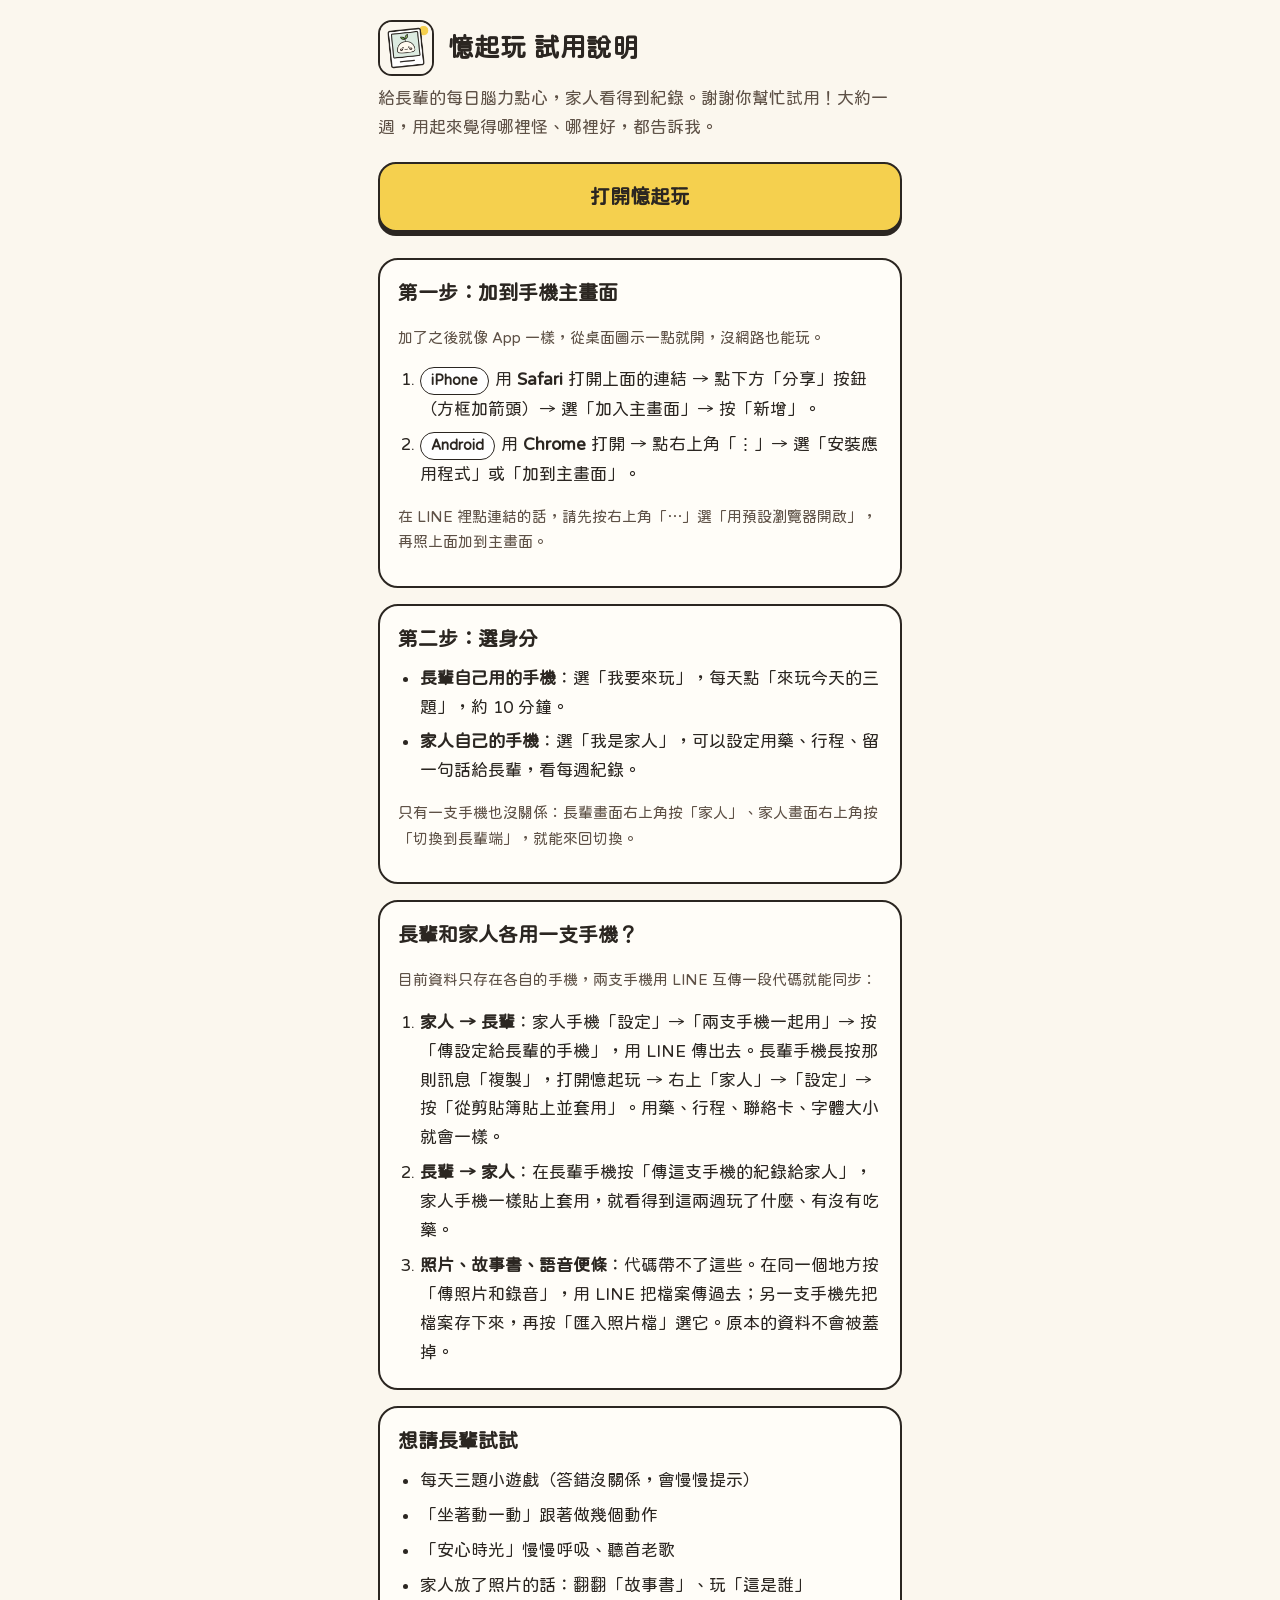
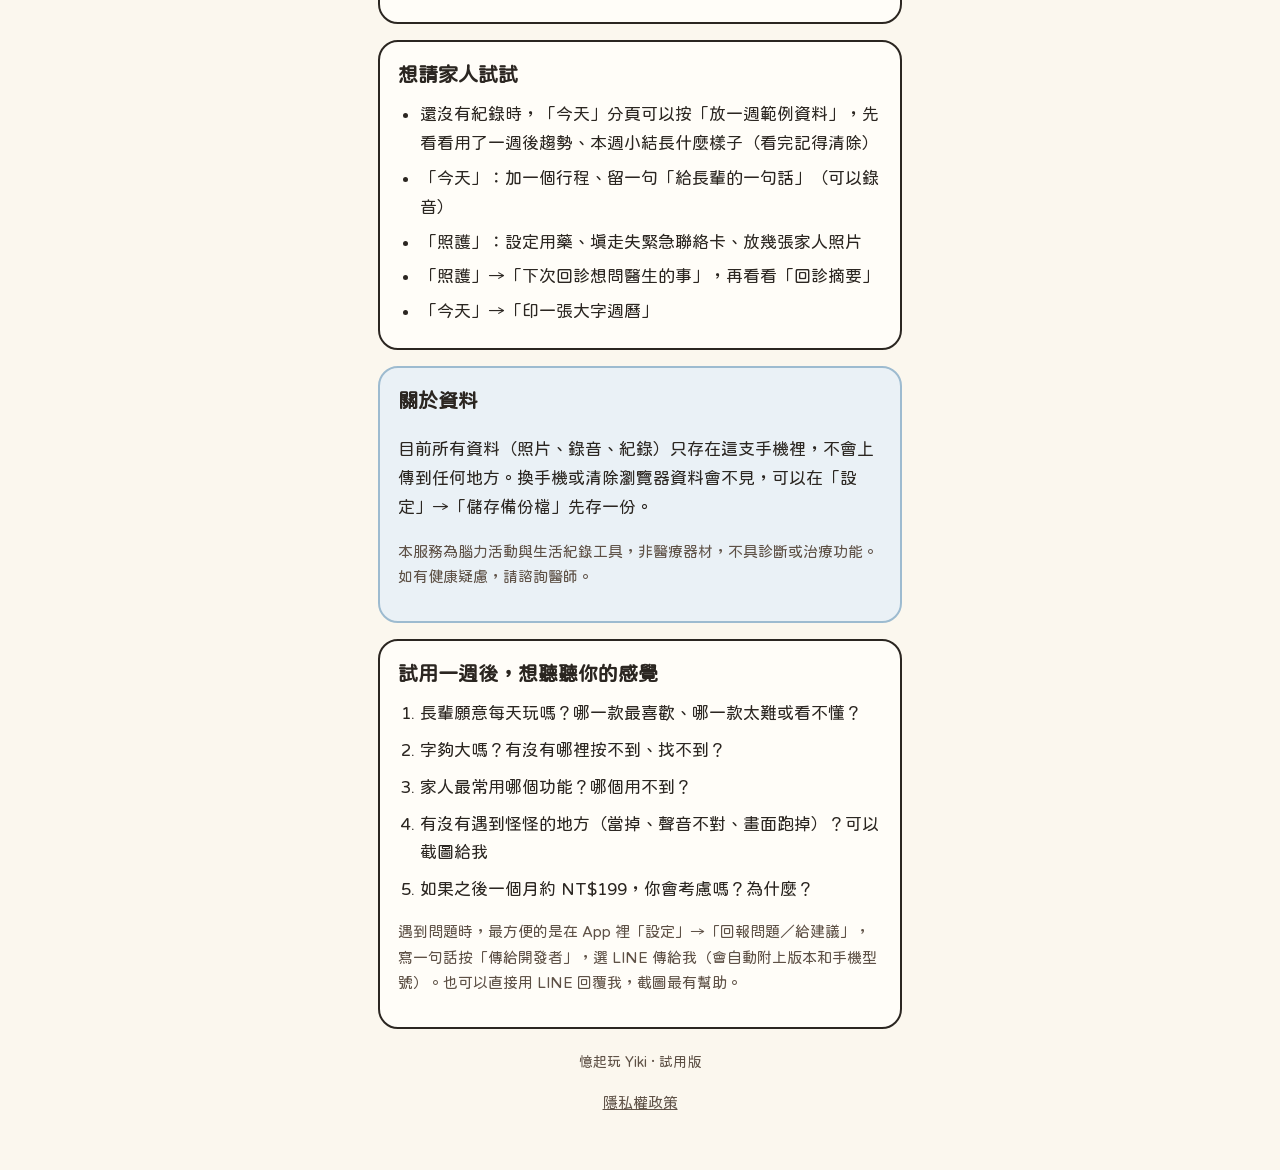
<file: guide.html>
<!DOCTYPE html>
<html lang="zh-Hant-TW">
<head>
<meta charset="utf-8">
<meta name="viewport" content="width=device-width, initial-scale=1, viewport-fit=cover">
<title>憶起玩 試用說明</title>
<meta name="theme-color" content="#FBF7EE">
<link rel="icon" type="image/svg+xml" href="icons/icon.svg">
<link rel="apple-touch-icon" href="icons/apple-touch-icon.png">
<link rel="stylesheet" href="fonts/zh-TW.css">
<style>
:root{--ink:#2B2621;--ink2:#5E5146;--line:#D9CFC0;--paper:#FBF7EE;--card:#FFFDF8;--sun:#F5D04E;--sky:#EAF1F6;--coral:#B03C28}
*{box-sizing:border-box}
html{-webkit-text-size-adjust:100%}
body{margin:0;background:var(--paper);color:var(--ink);font-family:Huninn,"PingFang TC","Noto Sans TC",sans-serif;line-height:1.7;font-size:17px}
main{max-width:560px;margin:0 auto;padding:calc(20px + env(safe-area-inset-top)) 18px calc(40px + env(safe-area-inset-bottom))}
header{display:flex;align-items:center;gap:14px;margin-bottom:8px}
header img{width:56px;height:56px;border-radius:14px;border:2px solid var(--ink)}
h1{font-size:26px;line-height:1.3;margin:0}
.sub{color:var(--ink2);margin:4px 0 20px}
.go{display:block;text-align:center;background:var(--sun);color:var(--ink);font-weight:700;font-size:20px;text-decoration:none;padding:16px;border:2px solid var(--ink);border-radius:18px;box-shadow:0 4px 0 var(--ink);margin:6px 0 26px}
.go:active{transform:translateY(3px);box-shadow:0 1px 0 var(--ink)}
section{background:var(--card);border:2px solid var(--ink);border-radius:20px;padding:16px 18px;margin:0 0 16px}
h2{font-size:20px;margin:0 0 8px}
ol,ul{margin:6px 0 0;padding-left:22px}
li{margin:6px 0}
.tag{display:inline-block;font-size:14px;font-weight:700;padding:1px 10px;border-radius:999px;border:1.5px solid var(--ink);margin-right:6px;background:#fff}
.note{background:var(--sky);border-color:#9DBBD0}
.small{font-size:15px;color:var(--ink2)}
.ask li{margin:8px 0}
footer{text-align:center;font-size:14px;color:var(--ink2);margin-top:22px}
</style>
</head>
<body>
<main>
  <header><img src="icons/icon-192.png" alt=""><div><h1>憶起玩 試用說明</h1></div></header>
  <p class="sub">給長輩的每日腦力點心，家人看得到紀錄。謝謝你幫忙試用！大約一週，用起來覺得哪裡怪、哪裡好，都告訴我。</p>

  <a class="go" href="./">打開憶起玩</a>

  <section>
    <h2>第一步：加到手機主畫面</h2>
    <p class="small">加了之後就像 App 一樣，從桌面圖示一點就開，沒網路也能玩。</p>
    <ol>
      <li><span class="tag">iPhone</span>用 <b>Safari</b> 打開上面的連結 → 點下方「分享」按鈕（方框加箭頭）→ 選「加入主畫面」→ 按「新增」。</li>
      <li><span class="tag">Android</span>用 <b>Chrome</b> 打開 → 點右上角「⋮」→ 選「安裝應用程式」或「加到主畫面」。</li>
    </ol>
    <p class="small">在 LINE 裡點連結的話，請先按右上角「⋯」選「用預設瀏覽器開啟」，再照上面加到主畫面。</p>
  </section>

  <section>
    <h2>第二步：選身分</h2>
    <ul>
      <li><b>長輩自己用的手機</b>：選「我要來玩」，每天點「來玩今天的三題」，約 10 分鐘。</li>
      <li><b>家人自己的手機</b>：選「我是家人」，可以設定用藥、行程、留一句話給長輩，看每週紀錄。</li>
    </ul>
    <p class="small">只有一支手機也沒關係：長輩畫面右上角按「家人」、家人畫面右上角按「切換到長輩端」，就能來回切換。</p>
  </section>

  <section>
    <h2>長輩和家人各用一支手機？</h2>
    <p class="small">目前資料只存在各自的手機，兩支手機用 LINE 互傳一段代碼就能同步：</p>
    <ol>
      <li><b>家人 → 長輩</b>：家人手機「設定」→「兩支手機一起用」→ 按「傳設定給長輩的手機」，用 LINE 傳出去。長輩手機長按那則訊息「複製」，打開憶起玩 → 右上「家人」→「設定」→ 按「從剪貼簿貼上並套用」。用藥、行程、聯絡卡、字體大小就會一樣。</li>
      <li><b>長輩 → 家人</b>：在長輩手機按「傳這支手機的紀錄給家人」，家人手機一樣貼上套用，就看得到這兩週玩了什麼、有沒有吃藥。</li>
      <li><b>照片、故事書、語音便條</b>：代碼帶不了這些。在同一個地方按「傳照片和錄音」，用 LINE 把檔案傳過去；另一支手機先把檔案存下來，再按「匯入照片檔」選它。原本的資料不會被蓋掉。</li>
    </ol>
  </section>

  <section>
    <h2>想請長輩試試</h2>
    <ul>
      <li>每天三題小遊戲（答錯沒關係，會慢慢提示）</li>
      <li>「坐著動一動」跟著做幾個動作</li>
      <li>「安心時光」慢慢呼吸、聽首老歌</li>
      <li>家人放了照片的話：翻翻「故事書」、玩「這是誰」</li>
    </ul>
  </section>

  <section>
    <h2>想請家人試試</h2>
    <ul>
      <li>還沒有紀錄時，「今天」分頁可以按「放一週範例資料」，先看看用了一週後趨勢、本週小結長什麼樣子（看完記得清除）</li>
      <li>「今天」：加一個行程、留一句「給長輩的一句話」（可以錄音）</li>
      <li>「照護」：設定用藥、填走失緊急聯絡卡、放幾張家人照片</li>
      <li>「照護」→「下次回診想問醫生的事」，再看看「回診摘要」</li>
      <li>「今天」→「印一張大字週曆」</li>
    </ul>
  </section>

  <section class="note">
    <h2>關於資料</h2>
    <p>目前所有資料（照片、錄音、紀錄）只存在這支手機裡，不會上傳到任何地方。換手機或清除瀏覽器資料會不見，可以在「設定」→「儲存備份檔」先存一份。</p>
    <p class="small">本服務為腦力活動與生活紀錄工具，非醫療器材，不具診斷或治療功能。如有健康疑慮，請諮詢醫師。</p>
  </section>

  <section>
    <h2>試用一週後，想聽聽你的感覺</h2>
    <ol class="ask">
      <li>長輩願意每天玩嗎？哪一款最喜歡、哪一款太難或看不懂？</li>
      <li>字夠大嗎？有沒有哪裡按不到、找不到？</li>
      <li>家人最常用哪個功能？哪個用不到？</li>
      <li>有沒有遇到怪怪的地方（當掉、聲音不對、畫面跑掉）？可以截圖給我</li>
      <li>如果之後一個月約 NT$199，你會考慮嗎？為什麼？</li>
    </ol>
    <p class="small">遇到問題時，最方便的是在 App 裡「設定」→「回報問題／給建議」，寫一句話按「傳給開發者」，選 LINE 傳給我（會自動附上版本和手機型號）。也可以直接用 LINE 回覆我，截圖最有幫助。</p>
  </section>

  <footer>憶起玩 Yiki · 試用版</footer>
<p class="small" style="text-align:center"><a href="privacy.html" style="color:inherit">隱私權政策</a></p>
</main>
</body>
</html>
</file>
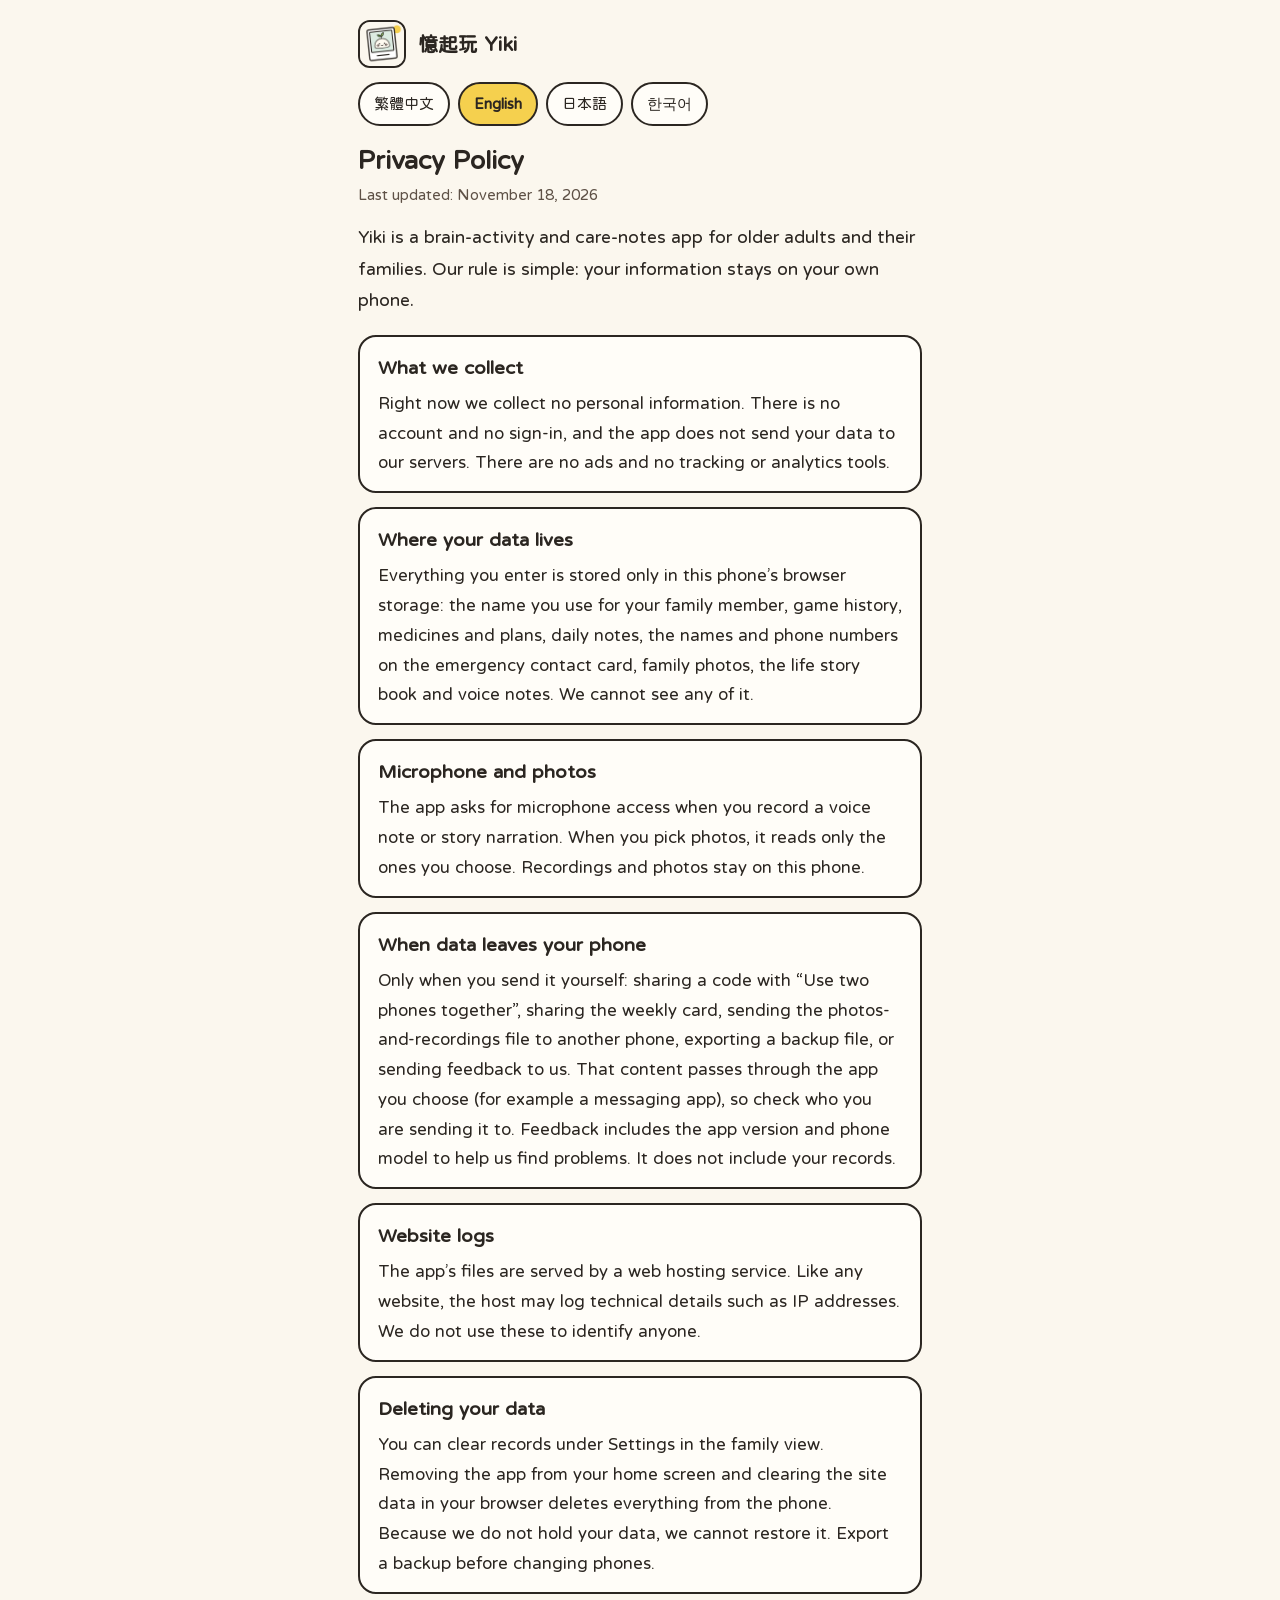
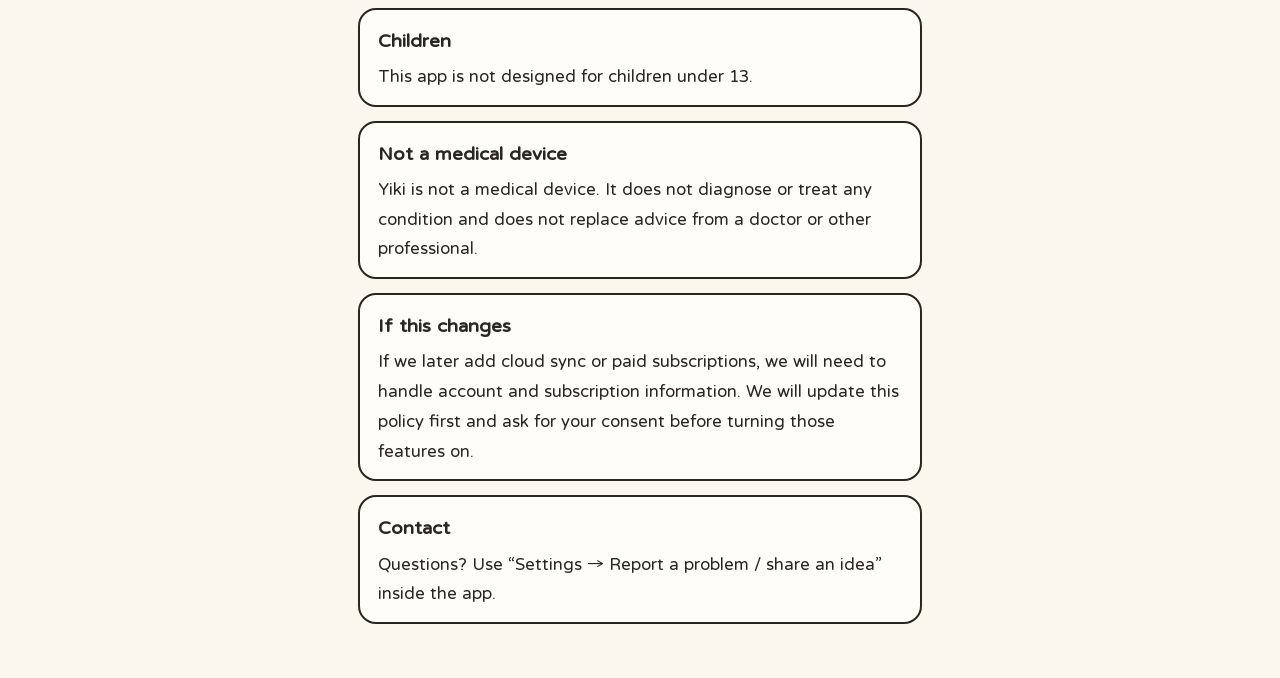
<file: privacy.html>
<!DOCTYPE html>
<html lang="zh-Hant-TW">
<head>
<meta charset="utf-8">
<meta name="viewport" content="width=device-width, initial-scale=1, viewport-fit=cover">
<title>憶起玩 Yiki 隱私權政策 Privacy Policy</title>
<meta name="theme-color" content="#FBF7EE">
<link rel="icon" type="image/svg+xml" href="icons/icon.svg">
<link rel="stylesheet" href="fonts/zh-TW.css">
<style>
:root{--ink:#2B2621;--ink2:#5E5146;--paper:#FBF7EE;--card:#FFFDF8;--sun:#F5D04E}
*{box-sizing:border-box}
html{-webkit-text-size-adjust:100%}
body{margin:0;background:var(--paper);color:var(--ink);font-family:Huninn,"PingFang TC","Hiragino Sans","Apple SD Gothic Neo","Noto Sans TC",system-ui,sans-serif;line-height:1.75;font-size:17px}
main{max-width:600px;margin:0 auto;padding:calc(20px + env(safe-area-inset-top)) 18px calc(40px + env(safe-area-inset-bottom))}
header{display:flex;align-items:center;gap:12px;margin-bottom:14px}
header img{width:48px;height:48px;border-radius:12px;border:2px solid var(--ink)}
header a{color:var(--ink);font-weight:700;font-size:20px;text-decoration:none}
nav{display:flex;flex-wrap:wrap;gap:8px;margin-bottom:18px}
nav button{font:inherit;font-size:15px;min-height:44px;padding:0 14px;border-radius:999px;border:2px solid var(--ink);background:var(--card);color:var(--ink)}
nav button[aria-pressed=true]{background:var(--sun);font-weight:700}
nav button:focus-visible{outline:3px solid #1F4D3A;outline-offset:2px}
h1{font-size:26px;line-height:1.3;margin:0}
.sub{color:var(--ink2);font-size:15px;margin:4px 0 14px}
.lead{font-size:18px;margin:0 0 18px}
section{background:var(--card);border:2px solid var(--ink);border-radius:18px;padding:14px 18px;margin:0 0 14px}
h2{font-size:19px;margin:0 0 4px}
section p{margin:0}
</style>
</head>
<body>
<main>
<header><img src="icons/icon-192.png" alt=""><a href="./">憶起玩 Yiki</a></header>
<nav aria-label="Language"><button type="button" data-l="zh">繁體中文</button><button type="button" data-l="en">English</button><button type="button" data-l="ja">日本語</button><button type="button" data-l="ko">한국어</button></nav>
<article id="zh" lang="zh-Hant-TW" hidden><h1>隱私權政策</h1><p class="sub">最後更新：2026 年 11 月 18 日</p><p class="lead">憶起玩 Yiki 是給長輩和家人一起用的動腦與照顧紀錄 App。我們的原則很簡單：你的資料留在你自己的手機裡。</p><section><h2>我們收集什麼</h2><p>目前我們不收集任何個人資料。App 沒有帳號、不用登入，也沒有把資料傳到我們的伺服器。App 裡沒有廣告，也沒有追蹤或分析工具。</p></section><section><h2>資料存在哪裡</h2><p>你在 App 裡輸入的內容，都只存在這支手機的瀏覽器儲存空間裡，包括：長輩的稱呼、遊戲紀錄、用藥與行程、每日狀況、緊急聯絡卡上的姓名與電話、家人照片、故事書和語音便條。我們看不到這些內容。</p></section><section><h2>麥克風和照片</h2><p>錄語音便條或故事書旁白時，App 會請你允許使用麥克風；選照片時，只會讀取你挑的那幾張。錄音和照片一樣只存在這支手機。</p></section><section><h2>什麼時候資料會離開手機</h2><p>只有你自己動手的時候：用「兩支手機一起用」把代碼傳給家人、分享每週小卡、把照片和錄音的檔案傳給另一支手機、匯出備份檔，或用「回報問題」把訊息傳給我們。這些內容會經過你選的 App（例如 LINE），請留意傳給誰。回報問題時會附上 App 版本和手機型號，方便我們找問題，不會附上你的紀錄。</p></section><section><h2>網站紀錄</h2><p>App 的檔案放在網站代管服務上。和所有網站一樣，代管服務可能會記錄連線的 IP 位址等技術資訊，我們不會用它來辨識個人。</p></section><section><h2>怎麼刪除資料</h2><p>在家人頁的「設定」可以清除紀錄；把 App 從主畫面移除並清除瀏覽器的網站資料，所有內容就會從手機上刪掉。因為資料不在我們這裡，我們沒辦法幫你復原，換手機前請先匯出備份。</p></section><section><h2>兒童</h2><p>這個 App 不是為 13 歲以下兒童設計的。</p></section><section><h2>不是醫療器材</h2><p>憶起玩不是醫療器材，不提供診斷或治療，也不能取代醫師或專業人員的意見。</p></section><section><h2>之後如果有改變</h2><p>之後如果推出雲端同步或付費訂閱，會需要處理帳號、訂閱狀態等資料。我們會先更新這份政策，並在啟用前取得你的同意。</p></section><section><h2>聯絡我們</h2><p>有任何問題，請用 App 內「設定 → 回報問題／給建議」告訴我們。</p></section></article>
<article id="en" lang="en" hidden><h1>Privacy Policy</h1><p class="sub">Last updated: November 18, 2026</p><p class="lead">Yiki is a brain-activity and care-notes app for older adults and their families. Our rule is simple: your information stays on your own phone.</p><section><h2>What we collect</h2><p>Right now we collect no personal information. There is no account and no sign-in, and the app does not send your data to our servers. There are no ads and no tracking or analytics tools.</p></section><section><h2>Where your data lives</h2><p>Everything you enter is stored only in this phone’s browser storage: the name you use for your family member, game history, medicines and plans, daily notes, the names and phone numbers on the emergency contact card, family photos, the life story book and voice notes. We cannot see any of it.</p></section><section><h2>Microphone and photos</h2><p>The app asks for microphone access when you record a voice note or story narration. When you pick photos, it reads only the ones you choose. Recordings and photos stay on this phone.</p></section><section><h2>When data leaves your phone</h2><p>Only when you send it yourself: sharing a code with “Use two phones together”, sharing the weekly card, sending the photos-and-recordings file to another phone, exporting a backup file, or sending feedback to us. That content passes through the app you choose (for example a messaging app), so check who you are sending it to. Feedback includes the app version and phone model to help us find problems. It does not include your records.</p></section><section><h2>Website logs</h2><p>The app’s files are served by a web hosting service. Like any website, the host may log technical details such as IP addresses. We do not use these to identify anyone.</p></section><section><h2>Deleting your data</h2><p>You can clear records under Settings in the family view. Removing the app from your home screen and clearing the site data in your browser deletes everything from the phone. Because we do not hold your data, we cannot restore it. Export a backup before changing phones.</p></section><section><h2>Children</h2><p>This app is not designed for children under 13.</p></section><section><h2>Not a medical device</h2><p>Yiki is not a medical device. It does not diagnose or treat any condition and does not replace advice from a doctor or other professional.</p></section><section><h2>If this changes</h2><p>If we later add cloud sync or paid subscriptions, we will need to handle account and subscription information. We will update this policy first and ask for your consent before turning those features on.</p></section><section><h2>Contact</h2><p>Questions? Use “Settings → Report a problem / share an idea” inside the app.</p></section></article>
<article id="ja" lang="ja" hidden><h1>プライバシーポリシー</h1><p class="sub">最終更新日：2026年11月18日</p><p class="lead">Yiki は、ご本人とご家族が一緒に使う、頭の体操と介護記録のアプリです。方針はひとつです。あなたのデータは、あなたのスマホの中にだけ保存します。</p><section><h2>収集する情報</h2><p>現在、個人情報は一切収集していません。アカウント登録やログインはなく、データを当方のサーバーに送ることもありません。広告、トラッキング、解析ツールも使っていません。</p></section><section><h2>データの保存場所</h2><p>アプリに入力した内容は、すべてこのスマホのブラウザ内にだけ保存されます。ご本人の呼び名、ゲームの記録、お薬と予定、毎日の様子、緊急連絡カードの氏名と電話番号、家族の写真、思い出ブック、音声メモなどです。当方がその内容を見ることはできません。</p></section><section><h2>マイクと写真</h2><p>音声メモや思い出ブックの録音をするときに、マイクの使用許可をお願いします。写真は、選んだものだけを読み込みます。録音と写真もこのスマホにだけ保存されます。</p></section><section><h2>データがスマホの外に出るとき</h2><p>ご自身で送ったときだけです。「2台のスマホで使う」のコードを家族に送る、週間カードを共有する、写真と録音のファイルをもう一台に送る、バックアップを書き出す、「不具合の報告」を送る場合です。内容は選んだアプリ（LINE など）を経由しますので、送り先をご確認ください。報告にはアプリのバージョンと機種名が付きますが、記録の内容は含まれません。</p></section><section><h2>サーバーのログ</h2><p>アプリのファイルはウェブホスティングサービスから配信しています。一般的なウェブサイトと同じく、IP アドレスなどの技術情報が記録されることがありますが、個人の特定には使いません。</p></section><section><h2>データの削除</h2><p>家族画面の「設定」から記録を消去できます。ホーム画面からアプリを削除し、ブラウザのサイトデータを消去すると、すべての内容がスマホから削除されます。当方はデータを持っていないため、復元はできません。機種変更の前にバックアップを書き出してください。</p></section><section><h2>お子さまについて</h2><p>このアプリは 13 歳未満のお子さま向けではありません。</p></section><section><h2>医療機器ではありません</h2><p>Yiki は医療機器ではありません。診断や治療を行うものではなく、医師や専門職の助言に代わるものでもありません。</p></section><section><h2>今後の変更</h2><p>今後、クラウド同期や有料プランを提供する場合は、アカウントや契約状況などの情報を扱う必要があります。その際は先にこのポリシーを更新し、機能を有効にする前に同意をいただきます。</p></section><section><h2>お問い合わせ</h2><p>アプリ内の「設定 → 不具合の報告・ご意見」からお知らせください。</p></section></article>
<article id="ko" lang="ko" hidden><h1>개인정보 처리방침</h1><p class="sub">최종 수정일: 2026년 11월 18일</p><p class="lead">Yiki는 어르신과 가족이 함께 쓰는 두뇌 활동·돌봄 기록 앱입니다. 원칙은 하나입니다. 여러분의 정보는 여러분의 휴대폰 안에만 저장합니다.</p><section><h2>수집하는 정보</h2><p>현재 어떤 개인정보도 수집하지 않습니다. 계정이나 로그인이 없고, 데이터를 저희 서버로 보내지 않습니다. 광고, 추적, 분석 도구도 없습니다.</p></section><section><h2>데이터가 저장되는 곳</h2><p>앱에 입력한 내용은 모두 이 휴대폰의 브라우저 저장 공간에만 저장됩니다. 어르신 호칭, 게임 기록, 약과 일정, 매일의 상태, 긴급 연락 카드의 이름과 전화번호, 가족 사진, 이야기책, 음성 메모가 해당됩니다. 저희는 이 내용을 볼 수 없습니다.</p></section><section><h2>마이크와 사진</h2><p>음성 메모나 이야기책 녹음을 할 때 마이크 사용 허용을 요청합니다. 사진은 직접 고른 것만 읽습니다. 녹음과 사진도 이 휴대폰에만 저장됩니다.</p></section><section><h2>데이터가 휴대폰 밖으로 나가는 경우</h2><p>직접 보낼 때뿐입니다. &quot;휴대폰 두 대로 함께 쓰기&quot; 코드를 가족에게 보내거나, 주간 카드를 공유하거나, 사진과 녹음 파일을 다른 휴대폰으로 보내거나, 백업 파일을 내보내거나, &quot;문제 알리기&quot;로 저희에게 보내는 경우입니다. 이 내용은 선택한 앱(예: 카카오톡)을 거치므로 받는 사람을 확인해 주세요. 문제 알리기에는 앱 버전과 휴대폰 기종이 함께 전달되며, 기록 내용은 포함되지 않습니다.</p></section><section><h2>웹사이트 기록</h2><p>앱 파일은 웹 호스팅 서비스에서 제공됩니다. 다른 웹사이트와 마찬가지로 IP 주소 같은 기술 정보가 기록될 수 있으나, 개인을 식별하는 데 쓰지 않습니다.</p></section><section><h2>데이터 삭제</h2><p>가족 화면의 &quot;설정&quot;에서 기록을 지울 수 있습니다. 홈 화면에서 앱을 삭제하고 브라우저의 사이트 데이터를 지우면 모든 내용이 휴대폰에서 삭제됩니다. 저희가 데이터를 가지고 있지 않으므로 복구해 드릴 수 없습니다. 휴대폰을 바꾸기 전에 백업을 내보내 주세요.</p></section><section><h2>아동</h2><p>이 앱은 만 14세 미만 아동을 위한 것이 아닙니다.</p></section><section><h2>의료기기가 아닙니다</h2><p>Yiki는 의료기기가 아닙니다. 진단이나 치료를 하지 않으며, 의사나 전문가의 조언을 대신하지 않습니다.</p></section><section><h2>앞으로 바뀌는 경우</h2><p>나중에 클라우드 동기화나 유료 구독을 제공하게 되면 계정과 구독 상태 같은 정보를 다뤄야 합니다. 그때는 이 방침을 먼저 고치고, 기능을 켜기 전에 동의를 받겠습니다.</p></section><section><h2>문의</h2><p>앱의 &quot;설정 → 문제 알리기 / 의견 보내기&quot;로 알려 주세요.</p></section></article>
</main>
<script>
(function(){var ks=['zh','en','ja','ko'];var q=(location.search.match(/[?&]lang=([a-z]+)/i)||[])[1]||String(navigator.language||'').slice(0,2).toLowerCase();
function show(k){if(ks.indexOf(k)<0)k='zh';ks.forEach(function(x){document.getElementById(x).hidden=x!==k;});
[].forEach.call(document.querySelectorAll('nav button'),function(b){b.setAttribute('aria-pressed',b.dataset.l===k);});document.documentElement.lang=document.getElementById(k).lang;}
[].forEach.call(document.querySelectorAll('nav button'),function(b){b.onclick=function(){show(b.dataset.l);};});show(q);})();
</script>
<noscript><style>article[hidden]{display:block!important}</style></noscript>
</body>
</html>
</file>
<file: fonts/zh-TW.css>
@font-face{font-family:'Huninn';font-style:normal;font-display:swap;font-weight:400;src:url(./huninn-4-400-normal.woff2) format('woff2');unicode-range:U+1f921-1f930,U+1f932-1f935,U+1f937-1f939,U+1f940-1f944,U+1f947-1f94a,U+1f950-1f95f,U+1f962-1f967,U+1f969-1f96a,U+1f980-1f981,U+1f984-1f98d,U+1f990-1f992,U+1f994-1f996,U+1f9c0,U+1f9d0,U+1f9d2,U+1f9d4,U+1f9d6,U+1f9d8,U+1f9da,U+1f9dc-1f9dd,U+1f9df-1f9e2,U+1f9e5-1f9e6,U+20024,U+20487,U+20779,U+20c41,U+20c78,U+20d71,U+20e98,U+20ef9,U+2107b,U+210c1,U+22c51,U+233b4,U+24a12,U+2512b,U+2546e,U+25683,U+267cc,U+269f2,U+27657,U+282e2,U+2898d,U+29d5a,U+f0001-f0005,U+f0019,U+f009b,U+f0101-f0104,U+f012b,U+f01ba,U+f01d6,U+f0209,U+f0217,U+f0223-f0224,U+fc355,U+fe327,U+fe517,U+feb97,U+fffb4;}
@font-face{font-family:'Huninn';font-style:normal;font-display:swap;font-weight:400;src:url(./huninn-8-400-normal.woff2) format('woff2');unicode-range:U+1f3ad-1f3af,U+1f3b1-1f3b2,U+1f3b5-1f3be,U+1f3c0-1f3c8,U+1f3ca-1f3cb,U+1f3cd-1f3ce,U+1f3d0,U+1f3d3-1f3d6,U+1f3d8-1f3de,U+1f3e0-1f3e2,U+1f3e5-1f3ec,U+1f3ee-1f3f0,U+1f3f3-1f3f5,U+1f3f7-1f3f9,U+1f3fc-1f3ff,U+1f402-1f416,U+1f418-1f429,U+1f42c-1f448,U+1f44a-1f44b;}
@font-face{font-family:'Huninn';font-style:normal;font-display:swap;font-weight:400;src:url(./huninn-10-400-normal.woff2) format('woff2');unicode-range:U+ff78-ff7e,U+ff80-ff86,U+ff89-ff94,U+ff97-ff9e,U+ffb9,U+ffe0-ffe3,U+ffe9,U+ffeb,U+ffed,U+fffc,U+1d7c7,U+1f004,U+1f0cf,U+1f141-1f142,U+1f150,U+1f154,U+1f158,U+1f15b,U+1f15d-1f15e,U+1f162-1f163,U+1f170-1f171,U+1f174,U+1f177-1f178,U+1f17d-1f17f,U+1f192-1f195,U+1f197-1f19a,U+1f1e6-1f1f5,U+1f1f7-1f1ff,U+1f21a,U+1f22f,U+1f232-1f237,U+1f239-1f23a,U+1f250-1f251,U+1f300,U+1f302-1f319;}
@font-face{font-family:'Huninn';font-style:normal;font-display:swap;font-weight:400;src:url(./huninn-54-400-normal.woff2) format('woff2');unicode-range:U+7707-7708,U+770a,U+770c,U+770f,U+7715,U+7719-771b,U+771d-771e,U+7722,U+7725-7726,U+7728,U+772d,U+772f,U+7733-7736,U+7738,U+773b,U+773d,U+7741,U+7744,U+7746,U+774c,U+774e-7752,U+7755,U+7759-775a,U+775f-7760,U+7762,U+7765-7766,U+7768-776a,U+776c-776e,U+7771,U+7778,U+777a,U+777d-777e,U+7780,U+7785,U+7787,U+7789,U+778b-778d,U+7791-7793,U+779c,U+779f-77a0,U+77a2,U+77a5,U+77a9,U+77b0-77b1,U+77b4,U+77b6-77b7,U+77b9,U+77bc-77bf,U+77c5,U+77c7,U+77cc-77cd,U+77d3,U+77d6-77d7,U+77dc,U+77de,U+77e3,U+77e7,U+77eb-77ec,U+77f0,U+77f2,U+77f6,U+77f8,U+77fa-77fc,U+77fe-7800,U+7803,U+7805-7806,U+7809,U+7810-7812,U+7815-7816,U+781a,U+781c-781d,U+781f-7823,U+7825-7827,U+7829,U+782c-7830,U+7833,U+7835,U+7837,U+7839-783a,U+783c,U+783e,U+7840;}
@font-face{font-family:'Huninn';font-style:normal;font-display:swap;font-weight:400;src:url(./huninn-85-400-normal.woff2) format('woff2');unicode-range:U+5197,U+519a-519c,U+519e,U+51a2,U+51a6-51a9,U+51ab,U+51ad-51af,U+51b1-51b6,U+51ba-51c0,U+51c3-51c5,U+51c7,U+51c9-51cb,U+51ce-51d1,U+51d4,U+51d6,U+51d9,U+51db-51dc,U+51df,U+51e4,U+51e6,U+51e9-51ea,U+51ed,U+51ef,U+51f4-51f5,U+51fc,U+51ff,U+5201-5202,U+5204-5205,U+5208,U+520b,U+520d-520e,U+5213,U+5215-5216,U+5218,U+521a,U+5220,U+5223,U+5226-5228,U+5232-5234,U+5239,U+523c,U+5241-5242,U+5244,U+5249,U+524c,U+5251-5252,U+5255,U+5257,U+525c,U+525e,U+5261,U+5263-5265,U+526e,U+5270,U+5273-5274,U+5277,U+527d,U+527f,U+5281-5282,U+5284,U+528a,U+528c,U+528f,U+5292-5294,U+529d,U+52a6,U+52ac-52ad,U+52b1-52b5,U+52b9,U+52bb-52bc,U+52be-52c0,U+52c5,U+52cb,U+52cd,U+52d0-52d1,U+52d6-52d7,U+52db,U+52e0,U+52e3,U+52e6-52e7;}
@font-face{font-family:'Huninn';font-style:normal;font-display:swap;font-weight:400;src:url(./huninn-90-400-normal.woff2) format('woff2');unicode-range:U+2748-274f,U+2752-275b,U+275d-275e,U+2761,U+2763,U+2765-2769,U+276e-276f,U+2771,U+2776-277e,U+2780-2782,U+278a-278c,U+2794-2796,U+2798-2799,U+279c-27a6,U+27a8-27ab,U+27ad,U+27af-27b0,U+27b2-27b3,U+27b7-27b9,U+27bc-27bd,U+27bf,U+27e9-27eb,U+27f5-27f6,U+2800,U+28ec,U+2922,U+2934-2935,U+29bf,U+2a2f,U+2b05-2b07,U+2b1b,U+2b50,U+2b55,U+2cf5,U+2e1c-2e1d,U+2f00,U+2f08,U+2f12,U+2f24,U+2f29,U+2f2f,U+2f3c,U+2f3f,U+2f42,U+2f45,U+2f63-2f64,U+2f83,U+2f8f,U+3003-3007,U+3012-3013,U+3016-3019,U+3020-3025,U+3030,U+303d,U+3041,U+3043,U+3045,U+3047,U+3049;}
@font-face{font-family:'Huninn';font-style:normal;font-display:swap;font-weight:400;src:url(./huninn-91-400-normal.woff2) format('woff2');unicode-range:U+2649-2656,U+2658-265c,U+265e-2660,U+2662-2664,U+2666-2669,U+266b-266f,U+267b,U+2692-2696,U+2698,U+269b-269c,U+26a0-26a1,U+26a3-26a5,U+26aa-26ac,U+26bd-26be,U+26c4-26c5,U+26c8,U+26d1,U+26d3-26d4,U+26e4,U+26e9-26ea,U+26f0-26f5,U+26f9-26fa,U+26fd,U+2701-2702,U+2704-2706,U+2708,U+270a-2712,U+2714,U+2716-2727,U+2729-273e,U+2740-2747;}
@font-face{font-family:'Huninn';font-style:normal;font-display:swap;font-weight:400;src:url(./huninn-92-400-normal.woff2) format('woff2');unicode-range:U+2566-2570,U+2572,U+2574,U+2579,U+2580-258a,U+258c-2595,U+2597,U+25a1,U+25a3-25a4,U+25a6-25ac,U+25b0,U+25b4,U+25b7-25b9,U+25bb,U+25bd,U+25bf-25c2,U+25c7-25ca,U+25cc-25cd,U+25d0-25d9,U+25dc-25e6,U+25ea-25eb,U+25ef,U+25fb-25fe,U+2600-2604,U+2607,U+2609-260b,U+260d-2615,U+2618,U+261a-2623,U+262a,U+262d-2630,U+2638-263e,U+2641-2642,U+2648;}
@font-face{font-family:'Huninn';font-style:normal;font-display:swap;font-weight:400;src:url(./huninn-95-400-normal.woff2) format('woff2');unicode-range:U+1ec0-1ec3,U+1ec5-1ec6,U+1ec9,U+1ecb-1ecd,U+1ecf-1ed1,U+1ed3-1ed5,U+1ed7-1edd,U+1edf,U+1ee1,U+1ee3-1ee7,U+1ee9,U+1eeb,U+1eed,U+1eef-1ef1,U+1ef3,U+1ef7,U+1ef9,U+1f62,U+1fa2,U+2001-2006,U+2009-200a,U+200c-200d,U+200f-2012,U+2015-2016,U+201a,U+201e,U+2020-2021,U+2023-2025,U+2028,U+202a-202d,U+202f-2030,U+2032-2033,U+2035,U+2038,U+203e-203f,U+2042-2044,U+2049,U+204d-204e,U+2060-2061,U+2063,U+2070,U+2074-207b,U+207d-207e,U+2080-2083,U+208a,U+208d-208e,U+20a1,U+20a4,U+20a6,U+20a8-20ab,U+20ad-20ae,U+20b1-20b3,U+20b5,U+20b8-20ba,U+20bd,U+20dd,U+20e3,U+2105,U+2109,U+2112-2113,U+2115-2117,U+2120-2121,U+2126,U+212b;}
@font-face{font-family:'Huninn';font-style:normal;font-display:swap;font-weight:400;src:url(./huninn-105-400-normal.woff2) format('woff2');unicode-range:U+b4,U+10d,U+2d9,U+641,U+6cc,U+e20,U+e29,U+200e,U+20ac,U+2266,U+25be,U+301e,U+3058,U+4e07,U+4e1d,U+4e66,U+4ece,U+4fde,U+5016,U+5180,U+5199,U+51aa,U+5306,U+5386,U+53d8,U+5413,U+541d,U+5436,U+54ce,U+54e8,U+54fc,U+5571,U+557e,U+558e,U+55a7,U+56a8,U+57a2-57a3,U+58b3,U+5960,U+5992-5993,U+59a4,U+5a55,U+5ab2,U+5afb,U+5b56,U+5bc5,U+5bc7,U+5bf0,U+5cb1,U+5cc7,U+5dff,U+5e93,U+5ed3,U+5f6a,U+60bc,U+61ff,U+6218,U+6254,U+634d,U+6467,U+64f1-64f2,U+6582,U+65fb,U+6615,U+6687,U+66e6,U+66f0,U+6781,U+67f5,U+68a7,U+6a1f,U+6b27,U+6b4e,U+6b73,U+6b79,U+6bcb,U+6c5d,U+6cf5,U+6dee,U+6ec4,U+6ecc,U+6f88,U+6fef,U+701d,U+703e,U+707c,U+7099,U+710a,U+725f,U+72d9,U+72e9,U+731d,U+7325,U+739f,U+7463,U+7480,U+74a8,U+7523,U+7526,U+75e0,U+7613,U+7656,U+76d4,U+773a,U+775c,U+775e,U+780c,U+78e1,U+78f7,U+7960,U+7a20,U+7aaf,U+7b08,U+7b71,U+7be4,U+7cec,U+7cf0,U+7d5e,U+7d62,U+7dbe,U+7e1b,U+7ea2,U+7ec4,U+7ec6,U+7edc,U+7eed,U+7efc,U+7f16,U+7f57,U+7fb9,U+7fca,U+803d,U+816e,U+82a5,U+82b7,U+8317,U+8338,U+834a,U+83d3,U+8401,U+8469,U+849e,U+854a,U+8559,U+865e,U+86e4,U+8700,U+8759,U+8760,U+8778,U+8782,U+879e,U+87d1,U+880d,U+8836,U+8944,U+89c8,U+8aac,U+8b74,U+8ba2,U+8ba4,U+8bae,U+8bfb,U+8c4e,U+8cb3,U+8cb6,U+8d16,U+8d28,U+8e44,U+8f3b,U+8f3f,U+8f91,U+8fb9,U+8fc4,U+8fde,U+8ff9,U+9076,U+90ae,U+90b8,U+9257,U+9310,U+93df,U+94fe,U+95a5,U+95a9,U+962e,U+968f-9690,U+9704,U+9713,U+97f6,U+9824,U+986b,U+9884,U+9886,U+98e2,U+991a,U+99a5,U+99dd,U+9ab8,U+9b41,U+9b77,U+9bad,U+c774,U+e5d4,U+fe52,U+ff02,U+1f389,U+1f449,U+1f495;}
@font-face{font-family:'Huninn';font-style:normal;font-display:swap;font-weight:400;src:url(./huninn-106-400-normal.woff2) format('woff2');unicode-range:U+2cb,U+5d1,U+5d9,U+5e2,U+5e8,U+5ea,U+633,U+e32,U+2252,U+2267,U+2573,U+25b3,U+25c4,U+2713,U+2715,U+30e2,U+4e28,U+4e3c,U+4e4d,U+4e70,U+4f88,U+4fef,U+5018,U+501a,U+5026,U+5137,U+513f,U+51f3,U+524b,U+5254,U+52d8,U+5308,U+5384,U+53cc,U+5443,U+5466,U+54a7-54a8,U+54bd,U+54c9,U+54cb,U+555e,U+556a,U+5580,U+560e,U+5614,U+561f,U+562f,U+566c,U+5679,U+56bc,U+56cd,U+56e7,U+56ed,U+572d,U+57d7,U+582f,U+589f,U+5b09,U+5ba5,U+5c51,U+5c90,U+5cef,U+5d16,U+5d84,U+5dd4,U+5e08,U+5e26,U+5f0a,U+5f20,U+606c,U+61c7,U+620f,U+625b,U+62a4,U+62d0,U+62f1,U+63a0,U+63c6,U+63f9,U+6413,U+6417,U+6483,U+64f7,U+650f,U+65a7,U+665f,U+66ae,U+66d6,U+66e0,U+6746,U+6756,U+67d1,U+6837,U+68d7,U+68e0,U+68f5,U+6977,U+6995,U+69a8,U+69b4,U+69d3,U+6a3d,U+6abb,U+6bb7,U+6bd3,U+6c47,U+6cc4,U+6cd3,U+6dae,U+6e26,U+6e29,U+6e5b,U+6eaf,U+6eba,U+7028,U+70b3,U+711a,U+733f,U+73c0,U+73ee,U+7444,U+745a,U+7487,U+7540,U+75a4,U+7729,U+779e,U+798e,U+79cd,U+79e9,U+7a3d,U+7a4c,U+7a9f,U+7ac4,U+7aff,U+7b77,U+7c27,U+7ca7,U+7cd9,U+7d76,U+7e43,U+7ea6,U+7ed9,U+7ff1,U+808b,U+809b,U+80fa,U+827a,U+8309,U+8328,U+832b,U+8396,U+83e0,U+840e,U+8425,U+852d,U+853b,U+8588,U+85e9,U+86b5,U+8718,U+87ec,U+8910,U+893b,U+89c1-89c2,U+8b3e,U+8baf,U+8bc1,U+8bcd,U+8bdd,U+8c41,U+8c48,U+8d2d,U+8d5e,U+8fbe,U+9015,U+90a8,U+90b5,U+90e1,U+9169,U+9183,U+91d0,U+91dc,U+9293,U+92f8,U+9472,U+9598,U+95ed,U+95fb,U+9605,U+96c7,U+9739,U+9742,U+9761,U+99ad,U+9ae6,U+9b1a,U+9b44,U+9bc9,U+9d3f,U+9dd7,U+9e7c,U+9e92,U+fe5d-fe5e,U+ff22-ff24,U+ff2f-ff30,U+ff33;}
@font-face{font-family:'Huninn';font-style:normal;font-display:swap;font-weight:400;src:url(./huninn-107-400-normal.woff2) format('woff2');unicode-range:U+60,U+f7,U+161,U+2198,U+2571,U+258b,U+25b6,U+2661,U+3051,U+3109,U+4e11,U+4e1c,U+4e24,U+4e2b,U+4ef7,U+4f18,U+4f36,U+4fd0,U+5029-502a,U+5055,U+508d,U+50ad,U+50d5,U+50e7,U+50f1,U+50f5,U+51a5,U+51c8,U+51fb,U+5203,U+524e,U+5288,U+5323,U+53c2,U+5458,U+54b1,U+54b3,U+54b8,U+5582,U+55b2,U+55ba,U+55da,U+55dc,U+5662,U+5678,U+56c2,U+5742,U+57d5,U+5862,U+58e4,U+58f0,U+5907,U+590d,U+5934,U+5978,U+5984,U+5a25,U+5c06,U+5c62,U+5c91,U+5cfb,U+5d01,U+5d11,U+5d1b,U+5e87,U+5eff,U+5f27,U+5f3a,U+5f53,U+5f64,U+6001,U+6168,U+61a9,U+6233,U+62a5,U+62ce,U+62ed,U+638f,U+6399,U+63c0,U+646f,U+6590,U+6631,U+664f,U+6689,U+66dc,U+672f,U+67af,U+67ec,U+6807,U+6a44,U+6c14,U+6c40,U+6c70,U+6c76,U+6cb8,U+6ce3,U+6df3,U+6e20,U+6e43,U+6ebc,U+6eec,U+6f2c,U+6fb1,U+7009,U+7011,U+701a,U+7117,U+7184,U+72f9,U+7426,U+74bd,U+74cf,U+752b,U+7554,U+75b9,U+7621,U+7671-7672,U+7693,U+76ef,U+7737,U+77a7,U+77b3,U+77bb,U+77da,U+77e2,U+77e9,U+77ef,U+7801,U+7940,U+797f,U+79a7,U+79b1,U+79bd,U+7a6b,U+7ac5,U+7b1b,U+7dab,U+7db4,U+7db8,U+7dcb,U+7ddd,U+7de0,U+7e55,U+7e9c,U+7ed3,U+7ef4,U+803f,U+8046,U+8087,U+8116,U+81a8,U+8214,U+821c,U+82d4,U+8305,U+831c,U+8335,U+8339,U+8350,U+8354,U+8526,U+860a,U+86db,U+8713,U+873b,U+8822,U+8993,U+8a1f,U+8ab9,U+8ad7,U+8e72,U+8f4e,U+8f9c,U+8fd0,U+8fd8,U+8fe6,U+9042,U+907c,U+91ba,U+9452,U+9591,U+95e2,U+9631,U+9699,U+96b8,U+9709,U+978d,U+9811,U+9830,U+98ce,U+9945,U+99ed,U+9a8c,U+9ad3,U+9baa,U+9be8,U+9c77,U+9cf6,U+9d72,U+9e1f,U+9ec4,U+fe31,U+fe55,U+ff03,U+ff20,U+ff3b,U+ff3d,U+1f3fb,U+1f44d,U+1f60d;}
@font-face{font-family:'Huninn';font-style:normal;font-display:swap;font-weight:400;src:url(./huninn-108-400-normal.woff2) format('woff2');unicode-range:U+10c,U+e44,U+2728,U+3081,U+4e13,U+4e19,U+4e1e,U+4e5c,U+4ea7,U+4ed7,U+4f20,U+4f8d,U+4ffe,U+5021,U+515c,U+51a4,U+51e0,U+521b,U+522b,U+532a,U+534e,U+5355,U+537f,U+5398,U+539d,U+541f,U+543c,U+544e,U+5509,U+5598,U+5622,U+5632,U+563f,U+5641,U+566a,U+5695,U+569f,U+56ae,U+56da,U+573a,U+574e,U+5835,U+584c,U+5885,U+58ae,U+5a1f,U+5ac2,U+5b24,U+5bb0,U+5bde,U+5be1,U+5bfc,U+5c39,U+5c4c,U+5c60,U+5e76,U+5e7f,U+5e9a,U+5eb8,U+5f13,U+5f6c,U+6127,U+61f2,U+6208,U+620a,U+620c,U+6252,U+62ef,U+6328,U+633d,U+6362,U+63b0,U+63c9,U+640f,U+64a9,U+6514,U+652c,U+655e,U+6583,U+658c,U+6627,U+66f3,U+6734,U+6743,U+676d,U+67c4,U+67da,U+68cd,U+68f2,U+690e,U+6ab3,U+6b16,U+6b38,U+6b3d,U+6bc6,U+6ca1,U+6cab,U+6d8c,U+6dea,U+6e32,U+6e3e,U+6e58,U+6eef,U+6ef2,U+6fe4,U+708a,U+7130,U+7165,U+7172,U+71c9,U+71ed,U+7232,U+7239,U+7261,U+7280,U+72a7,U+72f8,U+73c8,U+7464,U+753b,U+754f,U+755c,U+75d8,U+76ea,U+776b,U+7779,U+777f,U+7784,U+778e,U+77db,U+77ee,U+79e4,U+7a46,U+7a57,U+7aba,U+7aed,U+7b4d,U+7c7b,U+7c7d,U+7d13,U+7d33,U+7dbb,U+7df9,U+7e46,U+7ea7,U+8085,U+8165,U+81fb,U+82b8,U+82d3,U+8343,U+839e,U+83e9,U+840d,U+851a,U+853d,U+8543,U+859b,U+85fb,U+87fb,U+888d,U+88c5,U+8adc,U+8b0a,U+8bb0,U+8bbe,U+8bc4,U+8bf4,U+8c5a,U+8cc3,U+8ce4,U+8d44,U+8e81,U+8f44,U+8f66,U+8fdb,U+900d,U+9063,U+914c,U+9223,U+9226,U+923a,U+925b,U+9264,U+929c,U+92b9,U+9320,U+934d,U+935b,U+9444,U+957f,U+96a7,U+97ad,U+97cc,U+9898,U+98ea,U+9921,U+9952,U+9a55,U+9b0d,U+9b91,U+9bca,U+9ebd,U+9f4b,U+e60f-e610,U+ff1c-ff1d,U+ff21,U+ff38,U+ff9f,U+fffd,U+1f602;}
@font-face{font-family:'Huninn';font-style:normal;font-display:swap;font-weight:400;src:url(./huninn-109-400-normal.woff2) format('woff2');unicode-range:U+e17,U+e22,U+2103,U+25a0,U+266a,U+3014-3015,U+4e1a,U+4e50,U+4f10,U+4f6c,U+4f70,U+4fcf,U+5006,U+50d1,U+5170,U+518c,U+51f0,U+51f6,U+51f9,U+5219,U+5256,U+525d,U+52c9,U+5349,U+5351,U+5356,U+5375,U+53db,U+53ee,U+53f7,U+5492,U+54fa,U+5538,U+55bb,U+55e8,U+5757,U+58be,U+5937,U+59dc,U+59e8,U+5a49,U+5a9a-5a9b,U+5ab3,U+5b9b,U+5b9e,U+5be8,U+5c37,U+5c4e,U+5d14,U+5d19,U+5d4c,U+5d50,U+5deb,U+5e84,U+5e94,U+5ec2,U+5f17,U+5f26,U+5f55,U+5f77,U+5f7f,U+5fbd,U+6052,U+6064-6065,U+608d,U+609a,U+6101,U+611a,U+614c,U+621a,U+6237,U+6284,U+6296,U+62e9,U+632a-632b,U+634f,U+6488,U+6500,U+652a,U+6556,U+65e0,U+65ec,U+6643,U+679a,U+6850,U+6893,U+6897,U+68b3,U+68d5,U+6930,U+6960,U+6a11,U+6a38,U+6a3a,U+6b22,U+6b67,U+6b6a,U+6c59,U+6c83,U+6ccc,U+6df5,U+6ef7,U+6f3e,U+6f80,U+70ed,U+7164,U+722a,U+7260,U+7272,U+73b0,U+74ca,U+74e3,U+7538,U+7586,U+75b5,U+7624,U+7661-7662,U+7838,U+786e,U+788c,U+7950,U+79a6,U+79aa,U+7a40,U+7a62,U+7bf7,U+7c3e,U+7c98,U+7ca5,U+7d21,U+7d2e,U+7dba,U+7dec,U+7e79,U+7ecf,U+7edf,U+7f79,U+8086,U+810a,U+8139,U+813e,U+817a,U+81b3,U+821f,U+8247,U+8259,U+8271,U+8431,U+846c,U+849c,U+84b2,U+84c4,U+8513-8514,U+8549,U+8755,U+8877,U+8881,U+88f9,U+8a1d,U+8a3c,U+8a6d-8a6e,U+8a93,U+8ae7,U+8af7,U+8b17,U+8b5a,U+8ba1,U+8bba,U+8cdc,U+8dea,U+8f6c,U+8f7d,U+8fc7,U+8fd9,U+902e,U+90ca,U+916a,U+916c,U+921e,U+9245,U+947c,U+9594,U+95a8,U+95ee,U+95f4,U+9706,U+971e,U+9756,U+980c,U+9891,U+98b1,U+98fc,U+9903,U+9957,U+99ae,U+99ff,U+9db4,U+e602-e605,U+e611,U+ff16-ff19;}
@font-face{font-family:'Huninn';font-style:normal;font-display:swap;font-weight:400;src:url(./huninn-110-400-normal.woff2) format('woff2');unicode-range:U+a5,U+2190-2191,U+2193,U+22c1,U+2302,U+25cb,U+2699,U+2709,U+4e0e,U+4e18,U+4e3a,U+4e48,U+4e91,U+4eec,U+4f3d,U+5112,U+524a,U+52a3,U+52ab,U+52c3,U+52f3,U+52fb,U+5320,U+5339,U+533f,U+53e2,U+543e,U+5480,U+5495,U+5497,U+5564,U+5572,U+55c6,U+55ef,U+563b,U+5653,U+5657,U+56b7,U+5764,U+5824,U+58d8,U+5955,U+5983,U+598d,U+59a8,U+59da,U+59e6,U+5a36,U+5bb5,U+5bc2,U+5bee,U+5bf9,U+5cb3,U+5d17,U+5dbc,U+5e2e,U+6070,U+60df,U+6190,U+61a4,U+61be,U+61fc,U+62ac,U+62bc,U+636e,U+6398,U+63a9,U+6435,U+6487,U+6495,U+64ab,U+64bf,U+6577,U+65ac,U+6602,U+6652,U+66f9,U+672d,U+6761,U+683d,U+68ad,U+68b5,U+68da,U+68e7,U+6a59,U+6a61,U+6ae5,U+6b47,U+6bef,U+6c50,U+6c9b,U+6e23,U+6e34,U+6e4a,U+6e67,U+6ea2,U+6eb6,U+6f20,U+6feb,U+7149,U+714c,U+715e,U+7199,U+71ac,U+7231,U+7262,U+7409,U+745f,U+7469,U+7504,U+7535,U+753a,U+75f4,U+7682,U+76ba,U+76f2,U+77fd,U+780d,U+7832,U+78c5,U+78ef,U+7901,U+79be,U+79c9,U+79e6,U+7a1a,U+7a84,U+7aca,U+7cb5,U+7cb9,U+7cdf,U+7ce7,U+7d6e,U+7db1,U+7def,U+7e61,U+7e7d,U+7e8f,U+7f38,U+7f77,U+7fa8,U+7fc5,U+7fe1,U+7ff9,U+800d,U+8015,U+8054,U+80a2,U+80aa,U+80ba,U+814e,U+8180,U+819d,U+81c0,U+828b,U+82ad,U+82af,U+83f1,U+83f8,U+8403,U+8475,U+84bc,U+84c9,U+84ec,U+8523,U+8569,U+8591,U+85b0,U+86d9,U+8774,U+881f,U+884d,U+88d4,U+89c4,U+89c6,U+8a60,U+8a79,U+8b19,U+8bd5,U+8bf7,U+8c03,U+8c79,U+8cc8,U+8d9f,U+8e10,U+8e48,U+8faf,U+9009,U+9017,U+9175,U+9187,U+918b,U+91d8,U+9214,U+946b,U+9470,U+9640,U+9675,U+96ef,U+9716,U+97cb,U+97e9,U+985b,U+99b3,U+9b4f,U+9d09,U+9e9f,U+9edb,U+9f90,U+ff05,U+ff14,U+1f464;}
@font-face{font-family:'Huninn';font-style:normal;font-display:swap;font-weight:400;src:url(./huninn-111-400-normal.woff2) format('woff2');unicode-range:U+25ce,U+4e08,U+4e2a,U+4e56,U+4e9a,U+4ea8,U+4ead,U+4ec7,U+4f3a,U+4f51,U+4f62,U+4faf,U+507d,U+5098,U+50ac,U+5147,U+5173,U+5187,U+51f8,U+52a1,U+52a8,U+52f8,U+535c,U+53ed,U+541e,U+5435,U+5475,U+54a9,U+54c0,U+54c7,U+5589,U+5605,U+5690,U+5733,U+5782,U+57c3,U+5858,U+5893,U+589c,U+58e2,U+5974,U+599e,U+59a5,U+59ec,U+5b66,U+5b99,U+5b9d,U+5c2c,U+5c48,U+5c65,U+5cfd,U+5d0e,U+5dba,U+5de2,U+5e06,U+5e15,U+5ec1,U+5ed6,U+5f00,U+5f4c,U+5f65,U+6055,U+609f,U+60b6,U+6241,U+624e,U+626f,U+6291,U+62cc,U+62d3,U+62d8,U+62da,U+62fe,U+6349,U+6367,U+63ea,U+6454,U+64a4,U+64b2,U+64bc,U+64c5,U+64ce,U+6558,U+6572,U+65a5,U+65e8,U+65ed,U+6606,U+6614,U+6670,U+6688,U+673a,U+674f,U+6770,U+6795,U+68cb,U+6912,U+6953,U+6aac,U+6aaf,U+6ab8,U+6b20,U+6b96,U+6bbf,U+6bc5,U+6c6a,U+6cbe,U+6d59,U+6d78,U+6dc7,U+6deb,U+6e7e,U+6e9c,U+6f3f,U+6f51,U+6f70,U+6f84,U+704c,U+7051,U+70ab,U+70ad,U+70f9,U+7119,U+714e,U+71d9,U+71e5-71e6,U+72c4,U+72d0,U+72e0,U+7334,U+744b,U+7455,U+74f7,U+7529,U+75ab,U+75b2,U+766e,U+76c3,U+76fc,U+76fe,U+7891,U+7948,U+7a74,U+7b28,U+7c60,U+7c72,U+7cca,U+7ebf,U+7f55,U+7ff0,U+8154,U+81c2,U+81d8,U+81e3,U+81e5,U+8292,U+8299,U+8302,U+8304,U+8332,U+83c1,U+83c7,U+83ca,U+845b,U+8490,U+85af,U+8650,U+8667,U+8abc,U+8b0e,U+8b39,U+8bed,U+8c54,U+8c6b,U+8c9e,U+8ca7,U+8caa-8cab,U+8ce6,U+8cec-8ced,U+8eb2,U+8eba,U+8fb0,U+901d,U+908f,U+9127,U+91c0,U+9215,U+92b3,U+932b,U+93fd,U+95ca,U+964c,U+96c0,U+970d,U+9774,U+97fb,U+9812,U+9817,U+9913,U+9935,U+99c1,U+9b31,U+9d5d,U+9d6c,U+9e79,U+fe0f,U+fe30,U+ff0b,U+ff10,U+ff15;}
@font-face{font-family:'Huninn';font-style:normal;font-display:swap;font-weight:400;src:url(./huninn-112-400-normal.woff2) format('woff2');unicode-range:U+b0,U+926,U+928,U+939,U+93f-940,U+94d,U+200b,U+22ef,U+25ba,U+25c6,U+2665,U+4e4f,U+4e59,U+4f0d,U+4f0f,U+4f19,U+4f59,U+4fae,U+5075,U+50b2,U+50b5,U+511f,U+5141,U+5146,U+514c,U+5185,U+51dd,U+51fd,U+522e,U+5319,U+533a,U+5378,U+53ad,U+53c9,U+53d1,U+53d4,U+543b,U+5442,U+5446,U+5481,U+54e9,U+5507,U+5565,U+559a,U+55aa,U+5606,U+56ca,U+56fe,U+582a,U+58fa,U+5915,U+5949,U+5962,U+5996,U+59fb,U+5a77,U+5b0c,U+5b5f,U+5bd3,U+5be2,U+5bfa,U+5c41,U+5ca9,U+5d07,U+5ec8,U+5eca,U+5f18,U+5f4e,U+5f59,U+5f6d,U+5f79,U+5fb9,U+6028,U+6062,U+6068,U+606d,U+6094,U+60f1,U+6108-6109,U+614e,U+6170,U+617e,U+61b2,U+61f8,U+6247,U+626d,U+6276,U+62ab,U+62cb,U+62f3,U+6368,U+6380,U+6492,U+64b0,U+64e0,U+6570,U+660f,U+6649,U+6691,U+66a8,U+6749,U+67f1,U+67f3-67f4,U+6842,U+6851,U+687f,U+68df,U+69fd,U+6a58,U+6c27,U+6c88,U+6cca,U+6cdb,U+6d29,U+6d66,U+6daf,U+6f01,U+6f06,U+6f58,U+6f62,U+6f6d,U+6fa1,U+6ff1,U+6ffe,U+7058,U+70ae,U+7235,U+7267,U+73ca,U+742a,U+758f,U+75bc,U+76c6,U+7740,U+7955,U+7a00,U+7a3b,U+7b4b,U+7bad,U+7be9,U+7c4c,U+7cfe,U+7dbf,U+7e2b,U+7e31,U+7f9e,U+7fc1,U+7ffc,U+8096,U+809d,U+80de,U+8108,U+8155,U+816b,U+81df,U+8277,U+82bd,U+8352,U+8393,U+8404,U+8525,U+856d,U+8587,U+8606,U+868a,U+8776,U+87ba,U+87f9,U+886b,U+8870,U+88d5,U+896a,U+896f,U+8a23,U+8a87,U+8ad2,U+8b00,U+8b20,U+8cb8,U+8cca,U+8ce0,U+8d39,U+8d6b,U+8d81,U+8db4,U+8e29,U+8ef8,U+8f1b,U+8f5f,U+8fa8,U+906e,U+9077,U+90aa,U+90b1,U+90c1,U+9165,U+919c,U+92c1,U+95d6,U+95e8,U+975a,U+98c6,U+9ecf,U+9f0e,U+9f52,U+feff,U+ff06,U+ff0a,U+ff12-ff13;}
@font-face{font-family:'Huninn';font-style:normal;font-display:swap;font-weight:400;src:url(./huninn-113-400-normal.woff2) format('woff2');unicode-range:U+627-629,U+631,U+639,U+644,U+64a,U+25cf,U+2606,U+2764,U+3008-3009,U+4e1f,U+4e38,U+4e43,U+4ed5,U+4ef0,U+4eff,U+4fb6,U+4fe0,U+5085,U+50a2,U+50be,U+5118,U+5211-5212,U+5272,U+52fe,U+5366,U+53b2,U+53ec,U+54ac,U+5587,U+55b5,U+561b,U+5751,U+576a,U+57cb,U+58ef,U+592f,U+594f,U+5951,U+5954,U+596e,U+59d1,U+5ac1,U+5acc,U+5b8b,U+5c4d,U+5c6f,U+5ca1,U+5d29,U+5de1,U+5dfe,U+5e7d,U+5edf,U+5ef7,U+5f7c,U+5f81,U+5fa1,U+5faa,U+5fcc,U+5ffd,U+6021,U+6046,U+6155,U+6212,U+62b9,U+6316,U+6350,U+6478,U+647a,U+6490,U+64e6,U+6524,U+6591,U+659c,U+65a4,U+65e6,U+65f6,U+6607,U+6674,U+6765,U+679d,U+68a8,U+6b3a,U+6c57,U+6c61,U+6c90,U+6cbf,U+6d69,U+6db5,U+6dcb,U+6dd1,U+6e21,U+70d8,U+71c3,U+71d5,U+722c,U+727d,U+72ac,U+72fc,U+731c,U+7336,U+7344,U+7384,U+73ab,U+7433-7434,U+745c,U+7470,U+758a,U+75d5,U+7652,U+76c8,U+76e7,U+7709,U+7720,U+7747,U+7763,U+77ac-77ad,U+7802,U+78a7,U+78a9,U+78b3,U+78c1,U+78da,U+7926,U+796d,U+798d,U+7aae,U+7b52,U+7c92,U+7d68,U+7d81,U+7e5e,U+7e69,U+7e73,U+7f50,U+7f70,U+7f75,U+8058,U+8070,U+80c3,U+8105-8106,U+8179,U+818f,U+81a9,U+81ed,U+820c-820d,U+82d1,U+838e,U+83cc,U+8461,U+84b8,U+852c,U+857e,U+85e4,U+863f,U+8679,U+86c7,U+8702,U+8896,U+88c2,U+88f8,U+8af8,U+8b7d,U+8ca2,U+8cc0,U+8d64,U+8d74,U+8d99,U+8e5f,U+8e8d,U+8ecc,U+8ed2,U+8fb1,U+8fc5,U+9022,U+9038,U+903e,U+905c,U+9072,U+9081,U+9189,U+9234,U+92d2,U+934a,U+95a3,U+962a,U+9646,U+9676,U+96d5,U+971c,U+9838,U+9875,U+98c4,U+99db,U+9a45,U+9a5f,U+9a6c,U+9ad2,U+9cf4,U+9d28,U+9daf,U+9df9,U+9e7d,U+9f9c,U+ff11,U+ff1e;}
@font-face{font-family:'Huninn';font-style:normal;font-display:swap;font-weight:400;src:url(./huninn-114-400-normal.woff2) format('woff2');unicode-range:U+2500,U+25bc,U+4e95,U+4f50,U+4f54,U+4f69,U+4fc4,U+4fca,U+5009,U+50bb,U+5154,U+51cc,U+528d,U+5291,U+52d2,U+52e4,U+5353,U+5360,U+540a-540b,U+5410,U+54f2,U+5510,U+5514,U+5537,U+558a,U+55ac,U+5617,U+56fd,U+573e,U+5766,U+5783,U+57d4,U+5806,U+5821,U+5857,U+5875,U+58f9,U+596a,U+59ae,U+59c6,U+59ca,U+59ff,U+5a03,U+5ae9,U+5b64,U+5bb4,U+5c3f,U+5e16,U+5e45,U+5e72,U+5ec9,U+5f90-5f92,U+6012,U+6016,U+6084-6085,U+6089,U+60a0,U+60a3,U+60b2,U+60d1,U+60f9,U+6148,U+6158,U+6191,U+626e,U+62d4,U+632f,U+633a,U+6355,U+63aa,U+642c,U+64a5,U+64cb,U+6566,U+6575,U+6597,U+660c,U+66b1,U+66ec,U+6731,U+6735,U+675c,U+67ef,U+6846,U+6876,U+6881,U+68af-68b0,U+68c9,U+6905,U+6b98,U+6bc0,U+6beb,U+6c0f,U+6c1b,U+6c41,U+6ce5,U+6cf3,U+6d25,U+6d2a,U+6d3d,U+6d6e,U+6dd8,U+6dda,U+6dfa,U+6e9d,U+6eaa,U+6ec5,U+6ecb,U+6ef4,U+6f0f,U+6f32,U+707d,U+708e,U+7092,U+716e,U+723a,U+731b,U+7345,U+7375,U+7378,U+73b2,U+74e6,U+75be,U+75de,U+764c,U+76dc,U+788e,U+7897,U+789f,U+78b0,U+790e,U+7965,U+7a4e,U+7aa9,U+7c43,U+7d17,U+7dd2,U+7e96,U+7f51,U+7f69,U+7f72,U+7fd4,U+7fe0,U+8017,U+80a9,U+80d6,U+8102,U+8150,U+8178,U+81bd,U+829d,U+82ac,U+8303,U+840c,U+8482,U+8499,U+85a9-85aa,U+883b,U+8861,U+88c1,U+88cf,U+88d9,U+8a3a,U+8a98,U+8aee,U+8c8c,U+8ce2,U+8d0f,U+8da8,U+8dcc,U+8e0f,U+8e22,U+8f1d,U+8f29,U+8fad,U+9003,U+9006,U+903c,U+904d,U+9059,U+9075,U+90ce,U+90ed,U+9130,U+91ac,U+91e3,U+9285,U+9298,U+92ea,U+9326,U+937e,U+93c8,U+95c6,U+9677,U+9727,U+994b,U+99a8,U+99d0,U+9a30,U+9a37,U+9b42,U+9b45,U+9d3b,U+9e7f,U+9ee8,U+9f3b,U+c5b4;}
@font-face{font-family:'Huninn';font-style:normal;font-display:swap;font-weight:400;src:url(./huninn-115-400-normal.woff2) format('woff2');unicode-range:U+5e,U+2502,U+2605,U+4e32,U+4e58,U+4ea1,U+4ef2,U+4f2f-4f30,U+4f75,U+4fd7,U+4ff1,U+501f,U+5049,U+5074,U+5091,U+5144,U+517c,U+51c6,U+51cd,U+5269-526a,U+52aa,U+52c1,U+52c7,U+52df,U+5377,U+541b,U+5439,U+5440,U+5448,U+54aa,U+54e6,U+54ed,U+5674,U+5687,U+585e,U+588a,U+58a8,U+58c1,U+5925,U+5948,U+5999,U+59b3,U+5a1c,U+5a46,U+5b54,U+5b5d,U+5b6b,U+5b8f,U+5bd2,U+5be9,U+5c0a,U+5c16,U+5c46,U+5cf0,U+5e25,U+5e3d,U+5e79,U+5ee2,U+5f04,U+5f31,U+5fcd,U+5fe0,U+60dc,U+6163,U+616e,U+6182,U+61f6,U+622a,U+6258,U+6293,U+62c6,U+62d2,U+6372,U+63da,U+63ed-63ee,U+6416,U+6458,U+649e,U+64ec,U+64f4,U+651c,U+65cb,U+65e2,U+65fa,U+6628,U+6668,U+66a2,U+66c9,U+66fc,U+6717,U+67cf,U+67d4,U+6817,U+6885,U+69cd,U+6a6b,U+6afb,U+6b32,U+6b49,U+6bbc,U+6c89,U+6c96,U+6cc9,U+6d1b,U+6d1e,U+6dfb,U+6efe,U+6f38,U+6f5b,U+6f64,U+6f8e,U+6fa4,U+7070,U+70b8,U+70cf,U+70e4,U+7159,U+7169,U+7210,U+721b,U+7238,U+737b,U+73bb,U+746a,U+7483,U+74dc,U+74f6,U+7518,U+756a,U+75c7,U+775b,U+78e8,U+7919,U+7956,U+795d,U+7a0d,U+7bc9,U+7c97,U+7cd5,U+7d10,U+7d1b,U+7de9,U+7dfb,U+7e3e,U+7e6a,U+7f6a,U+7f8a,U+7fbd,U+8000,U+8036,U+809a,U+80ce,U+80e1,U+80f8,U+8170,U+819c,U+8216,U+8239,U+8266,U+827e,U+82b3,U+8377,U+83ab,U+85c9,U+865b,U+8766,U+87a2,U+87f2,U+8972,U+8a17,U+8a50,U+8a95,U+8b02,U+8b6f,U+8c6c,U+8ca9,U+8cfa,U+8d95,U+8de1,U+8f14,U+8f9b,U+8fa3,U+8feb,U+8ff4,U+9010,U+901b,U+905e,U+9080,U+912d,U+9177,U+91c7,U+9336,U+9451,U+947d,U+963b,U+966a,U+9670,U+9769,U+9813,U+98fd,U+99d5,U+9a19,U+9b27,U+9b6f,U+9ece,U+9ed8,U+9f13,U+9f20,U+ad6d,U+d55c;}
@font-face{font-family:'Huninn';font-style:normal;font-display:swap;font-weight:400;src:url(./huninn-116-400-normal.woff2) format('woff2');unicode-range:U+201c-201d,U+203b,U+2192,U+25b2,U+300f,U+4e01,U+4e39,U+4e73,U+4e88,U+4e8e,U+4ed9,U+4f0a,U+4f38,U+4f5b,U+4fc3,U+500d,U+504f,U+5076-5077,U+5100,U+5104,U+5132,U+5175,U+5192,U+51a0,U+51ac,U+51e1,U+51f1,U+5200,U+5224,U+5237-5238,U+523a,U+526f,U+5289,U+52de,U+52f5,U+5371,U+539a,U+53e5,U+540e,U+547c,U+552f,U+5531,U+5634,U+56c9,U+56f0,U+574a,U+5761,U+57f7,U+57f9,U+5805,U+5851,U+5854,U+586b,U+58fd,U+592e,U+5967,U+59bb,U+59d3,U+5a18,U+5b30,U+5b55,U+5b87,U+5b97,U+5be7,U+5bec,U+5bf8,U+5c24,U+5cb8,U+5df7,U+5e1d,U+5e2d,U+5e7b,U+5f1f,U+5f70,U+5fd9,U+61b6,U+6234,U+62b5,U+62d6,U+62dc,U+62fc,U+6383,U+63cf,U+63d2,U+63e1,U+640d,U+64cd,U+64fa,U+64fe,U+654f,U+6562,U+656c,U+65c1,U+65d7,U+6620,U+6676,U+6697,U+66ab,U+66c6,U+66dd,U+66ff,U+671d,U+672b,U+677e,U+67d0,U+67d3,U+68c4,U+690d,U+694a,U+695a,U+6ac3,U+6b04,U+6b23,U+6b78,U+6b8a,U+6c60,U+6d74,U+6d89,U+6db2,U+6dbc,U+6de1,U+6df7,U+6e38,U+6e6f,U+6f02,U+6fc3,U+6fd5,U+70c8,U+7126,U+718a,U+723d,U+7246,U+72af,U+73cd,U+760b,U+7626,U+7687,U+79df,U+7a05,U+7a3f,U+7a69,U+7af6,U+7c3d,U+7c3f,U+7c4d,U+7cd6,U+7d0b,U+7d2b,U+7de3,U+7e2e,U+8010,U+808c,U+80a5,U+80af,U+812b,U+817f,U+819a,U+82d7,U+8389-838a,U+83f2,U+840a,U+8463,U+8521,U+8584,U+860b,U+864e,U+871c,U+878d,U+885d,U+8932,U+89f8,U+8a69,U+8afe,U+8b5c,U+8c37,U+8c46,U+8cbf,U+8cd3,U+8cf4,U+8d08,U+8d0a,U+8ddd,U+8fea,U+9014,U+9055,U+907a,U+9178,U+92fc,U+934b,U+9396,U+93ae,U+9583,U+9663,U+96bb,U+9707,U+9738,U+9846,U+9905,U+9a0e,U+9aa8,U+9b25,U+9b3c,U+9ce5,U+9cf3,U+9ea5,U+9eb5,U+9f4a,U+9f61,U+ff0d;}
@font-face{font-family:'Huninn';font-style:normal;font-display:swap;font-weight:400;src:url(./huninn-117-400-normal.woff2) format('woff2');unicode-range:U+3c,U+d7,U+300e,U+4e4e,U+4e82,U+4e92,U+4ec1,U+4ecd,U+4f48,U+4f53,U+4fb5,U+5012,U+502b,U+522a,U+52dd,U+52ff,U+532f,U+53eb,U+53f3,U+5409,U+5433,U+5496,U+54c8,U+554a,U+5561,U+5594,U+559d,U+56b4,U+56fa,U+5713,U+5750,U+57df,U+584a,U+58c7,U+58de,U+593e,U+5976,U+59d0,U+59d4,U+5a66,U+5b85,U+5b88,U+5ba3,U+5bae,U+5bbf,U+5bdf,U+5c01,U+5c04,U+5c3a,U+5c3e,U+5c4f,U+5ddd-5dde,U+5de8,U+5e63,U+5e7c,U+5e8a,U+5eda,U+5ef3,U+5ef6,U+5f48,U+6015,U+6025,U+602a,U+6050,U+6069,U+60e1,U+6162,U+6176,U+61c2,U+6200,U+6263,U+6279,U+6297,U+62b1,U+62bd,U+62ec,U+6311,U+6377,U+6388-6389,U+638c,U+63a2,U+63f4,U+641e,U+6436,U+64c1,U+6551,U+6557,U+6563,U+6696,U+66b4,U+66f2,U+6751,U+675f,U+676f,U+6790,U+6838,U+684c,U+68d2,U+6982,U+699c,U+69ae,U+69cb,U+6a39,U+6a4b,U+6b66,U+6bd2,U+6cb3,U+6ce1,U+6d3e,U+6de8,U+6ed1,U+6f22,U+6f54,U+6fc0,U+6fdf,U+719f,U+71c8,U+7236,U+7259,U+72d7,U+7389,U+73e0,U+745e,U+751a,U+7532-7533,U+7562,U+7591,U+75c5,U+75db,U+7686,U+76d2,U+76db,U+76df,U+76e3,U+7701,U+7761,U+786c,U+7981,U+79cb,U+79d2,U+79fb,U+7a81,U+7a97,U+7aef,U+7b26,U+7b80,U+7c64,U+7d0d,U+7d14,U+7d2f,U+7dca,U+7df4,U+7e54,U+7e6b,U+7f3a,U+8033,U+804a,U+805a,U+81a0,U+81e8,U+8212,U+821e,U+82e6,U+8336,U+8449,U+84cb,U+84ee,U+85e5,U+8607,U+888b,U+8a13,U+8a5e,U+8aa0,U+8aa4,U+8ab0,U+8ab2,U+8ac7,U+8b66,U+8c6a,U+8c93,U+8c9d,U+8de8,U+8f2a,U+8fb2,U+906d,U+907f,U+90a6,U+9109,U+9192,U+91cb,U+91dd,U+964d,U+9686,U+968e,U+9694,U+969c,U+96de,U+96e8,U+96ea,U+96f7,U+975c,U+9760,U+978b,U+9858,U+9918,U+9aee,U+9ebb,U+ff0e-ff0f,U+ff5c;}
@font-face{font-family:'Huninn';font-style:normal;font-display:swap;font-weight:400;src:url(./huninn-118-400-normal.woff2) format('woff2');unicode-range:U+b7,U+2022,U+2027,U+3042,U+3044,U+3046,U+3048,U+304a-3050,U+3053-3057,U+3059-305b,U+305d-3061,U+3063-306c,U+306e-3079,U+307b,U+307d-307f,U+3082-308d,U+308f,U+3092-3093,U+30a1-30a4,U+30a6-30c1,U+30c3-30c4,U+30c6-30e1,U+30e3-30ed,U+30ef,U+30f3,U+30fb-30fc,U+4e7e,U+4ea6,U+4eac,U+4f34,U+50b7,U+51b0,U+523b,U+5283,U+5348,U+5354,U+54e5,U+5708,U+590f,U+592b,U+599d,U+59b9,U+5a01,U+5a5a,U+5de7,U+5e78,U+5e9c,U+5fb5,U+6167,U+61f7,U+627f,U+63a1,U+64d4,U+65bd,U+68ee,U+6b4c,U+6bba,U+6c5f,U+6d0b,U+6d6a,U+6e1b,U+6e56,U+6f6e,U+71d2,U+722d,U+72c2,U+751c,U+7530,U+7642,U+76e1,U+79c0,U+7adf,U+7af9,U+7d9c,U+7da0,U+7e23,U+7e41,U+8056,U+8173,U+822a,U+8349,U+83dc,U+8840,U+885b,U+8907,U+8a34,U+8cb4,U+8dd1,U+8fd4,U+8ff0,U+93e1,U+984f,U+98ef,U+9b54;}
@font-face{font-family:'Huninn';font-style:normal;font-display:swap;font-weight:400;src:url(./huninn-119-400-normal.woff2) format('woff2');unicode-range:U+23-25,U+3d,U+2026,U+4e03,U+4e45,U+4e5d,U+4eae,U+4ed4,U+4ed8,U+4f01,U+4f11,U+4f3c,U+4f8b,U+4fc2,U+5019,U+505c,U+50c5,U+5145,U+51b7,U+5207,U+521d,U+525b,U+5287,U+52e2,U+535a,U+537b,U+5426,U+542b,U+5438,U+5462,U+54ea,U+555f,U+5566,U+5584,U+5609,U+570d,U+571f,U+5747,U+5802,U+58d3,U+591c,U+5920,U+5922,U+5957,U+5979,U+5a92,U+5abd,U+5b63,U+5b69,U+5b83,U+5b9c,U+5bb3,U+5bc4,U+5bf5,U+5c3c,U+5c40,U+5c4b,U+5c64,U+5cf6,U+5de6,U+5e0c,U+5e55,U+5eab,U+5ead,U+5ee0,U+5f85,U+5f8b,U+5fa9,U+5fd7-5fd8,U+5ff5,U+600e,U+6298,U+62db,U+62ff,U+639b,U+63a7,U+642d,U+6469,U+64ad,U+651d,U+653b,U+65b7,U+65cf,U+665a,U+666e,U+66fe,U+6728,U+674e,U+67b6,U+6821,U+6839,U+6843,U+6a94,U+6b50,U+6b62,U+6b72,U+6b7b,U+6bcd,U+6bdb,U+6c38,U+6c7a,U+6c7d,U+6c99,U+6cb9,U+6ce2,U+6cf0,U+6d17,U+6d32,U+6e2c,U+6fb3,U+7206,U+723e,U+725b,U+734e,U+7387,U+73ed,U+7565,U+7570,U+76ca,U+76e4,U+773e,U+77ed,U+77f3,U+7814,U+7834,U+7968,U+79d8,U+7a76,U+7a7f,U+7b11,U+7b46,U+7b54,U+7bc4,U+7d19,U+7d20,U+7d22,U+7d42,U+7d55,U+7e7c,U+7f85,U+7ffb,U+8077,U+8089,U+80cc,U+81c9,U+81f4,U+81fa,U+820a,U+822c,U+826f,U+85cd,U+86cb,U+88dc,U+8986,U+8a0e,U+8a2a,U+8a73,U+8a8c,U+8b1b,U+8b9a,U+8c50,U+8c61,U+8ca0,U+8cde,U+8cfd,U+8d8a,U+8df3,U+8e64,U+8ecd,U+8edf,U+8f38,U+8ff7,U+9000,U+9047,U+9060,U+90f5,U+9152,U+91ce,U+9280,U+9418,U+9435,U+9589,U+9592,U+9678,U+967d,U+968a,U+96aa,U+96c5,U+96d6,U+96dc,U+96f6,U+9732,U+9748,U+9802,U+9806,U+9808,U+9818,U+983b,U+984d,U+9867,U+98db,U+98f2,U+98fe,U+9a5a,U+9b06,U+9b5a,U+9bae,U+9e97,U+ff1b,U+ff5e;}
@font-face{font-family:'Huninn';font-style:normal;font-display:swap;font-weight:400;src:url(./huninn-120-400-normal.woff2) format('woff2');unicode-range:U+26,U+40,U+5f,U+4e14,U+4e9e,U+4ec0,U+4f4e-4f4f,U+4f73,U+4fee,U+503c,U+5047,U+514b,U+516b,U+516d,U+5178,U+520a,U+5236,U+5343,U+5347,U+534a,U+5370,U+53cd,U+53e4,U+53e6,U+53f2,U+5403,U+5411,U+5427,U+5468,U+5473,U+547d,U+552e,U+55ce,U+5740,U+57ce,U+5883,U+589e,U+5931,U+5947,U+59cb,U+5a1b,U+5b58,U+5b98,U+5ba4,U+5bc6,U+5bcc,U+5beb,U+5bf6,U+5c45,U+5c6c,U+5dee,U+5df4,U+5e03,U+5e33,U+5e6b,U+5e7e,U+5e8f,U+5e95,U+5ea7,U+5f15,U+5f62,U+5f69,U+5f80,U+5fae,U+5fb7,U+601d,U+60e0,U+614b,U+6230,U+6236,U+623f,U+628a,U+6295,U+62c9,U+6309,U+63db,U+64c7,U+64ca,U+64da,U+652f,U+6545,U+6548,U+65af,U+65e9,U+6625,U+666f,U+667a,U+670b,U+671b,U+6750,U+677f,U+6848,U+6975,U+6a13,U+6a21,U+6aa2,U+6b65,U+6b77,U+6bb5,U+6cc1,U+6ce8,U+6df1,U+6e90,U+6e96,U+6eab,U+6f14,U+6f2b,U+700f,U+706b,U+724c,U+72c0,U+7368,U+7372,U+74b0,U+756b,U+76ae,U+773c,U+78ba,U+78bc,U+798f,U+79ae,U+7a4d,U+7ae5,U+7b56,U+7b97,U+7bb1,U+7bc7,U+7c73,U+7c89,U+7d00,U+7d30,U+7d39,U+7d72,U+7dad,U+7e8c,U+7f6e,U+7fa4,U+7fa9,U+7fd2,U+8003,U+807d,U+80a1,U+80b2,U+8166,U+8208-8209,U+82e5,U+843d,U+85cf,U+85dd,U+862d,U+8857,U+8863,U+88e1,U+89ba,U+89d2,U+8a31,U+8a62,U+8a66,U+8a72,U+8abf,U+8b1d,U+8b58,U+8b70,U+8b80,U+8ca1,U+8ca8,U+8cac,U+8cbc,U+8d70,U+8da3,U+8db3,U+8ddf,U+8f03,U+8f15,U+8f2f,U+8fa6,U+8fce,U+8ffd,U+900f,U+9031,U+9069,U+908a,U+91ab,U+91cc,U+92b7,U+9322,U+932f,U+9375,U+9632,U+963f,U+9644,U+9662,U+9673,U+96a8,U+96c4,U+96d9,U+96e2-96e3,U+96f2,U+9752,U+97d3,U+97ff,U+9805,U+9810,U+986f,U+990a,U+9910,U+9928,U+9ec3,U+9ed1,U+9f8d;}
@font-face{font-family:'Huninn';font-style:normal;font-display:swap;font-weight:400;src:url(./huninn-121-400-normal.woff2) format('woff2');unicode-range:U+3e,U+7e,U+3000,U+300a-300b,U+3010-3011,U+4e16,U+4e26,U+4e94,U+4e9b,U+4ea4,U+4eca-4ecb,U+4efb,U+4efd,U+4f46,U+4f55,U+4f9b,U+4f9d,U+4fbf,U+505a,U+5065,U+5099,U+50cf,U+50f9,U+512a,U+5143,U+5148,U+514d,U+5152,U+5169,U+5171,U+5177,U+518a,U+5217,U+5225,U+5247,U+5275,U+529f,U+52a9,U+5305,U+5341,U+5357,U+5361,U+5373,U+53bb,U+53c3,U+53c8,U+53d6-53d7,U+53e3,U+53ea,U+53f8,U+5404,U+559c,U+5668,U+56db,U+56e0,U+5712,U+5718,U+578b,U+57fa,U+58eb,U+592a,U+5c0b,U+5c0e,U+5c11,U+5c1a,U+5c55,U+5c71,U+5df1,U+5e2b,U+5e36,U+5e97,U+5eb7,U+5ee3,U+5efa,U+5f35,U+5f37,U+5f88,U+5f9e,U+5fc5,U+606f,U+60a8,U+6232,U+624d,U+6253,U+627e,U+6280,U+62cd,U+6301,U+6307,U+6392,U+63a5,U+6539,U+653e-653f,U+6559,U+6574,U+65c5,U+6613,U+66f8,U+672a,U+6797,U+67e5,U+6a19,U+6a23,U+6b61,U+6bcf,U+6bd4,U+6c11,U+6c42,U+6d41,U+6d77,U+6d88,U+6e05,U+6e2f,U+6eff,U+7136,U+7167,U+71df,U+738b,U+73a9,U+7403,U+7531,U+7537,U+754c,U+7559,U+767d-767e,U+76f4,U+793a,U+795e,U+79c1,U+79d1,U+7a2e,U+7a31,U+7a7a,U+7ae0,U+7ba1,U+7bc0,U+7c21,U+7cfb,U+7d04-7d05,U+7d1a,U+7d44,U+7d66,U+7d71,U+7de8,U+7e3d,U+8001,U+800c,U+805e,U+8072,U+81f3,U+82b1,U+82f1,U+83ef,U+842c,U+8457,U+85a6,U+8655,U+8853,U+88ab,U+88dd,U+88fd,U+897f,U+898f,U+89aa,U+89bd,U+89c0,U+89e3,U+8a02,U+8a3b,U+8a55,U+8a8d,U+8a9e,U+8ad6,U+8b49,U+8b77,U+8b8a,U+8b93,U+8cb7,U+8ce3,U+8cea,U+8cfc,U+8f09,U+8fd1,U+9001,U+901f-9020,U+9054,U+90a3,U+914d,U+91cf,U+9304,U+95b1,U+9650,U+9664,U+969b,U+96b1,U+96c6,U+9700,U+975e,U+97f3,U+98a8,U+98df,U+9999,U+99ac,U+9a57,U+9ebc;}
@font-face{font-family:'Huninn';font-style:normal;font-display:swap;font-weight:400;src:url(./huninn-122-400-normal.woff2) format('woff2');unicode-range:U+d,U+2b,U+7c,U+a0,U+a9,U+300c-300d,U+4e09,U+4e3b,U+4e4b,U+4e5f,U+4e86,U+4e8b-4e8c,U+4eab,U+4ed6,U+4ee3-4ee4,U+4ef6,U+4f1a,U+4f4d,U+4f60,U+4f7f,U+4f86,U+4fdd,U+4fe1,U+5011,U+50b3,U+5149,U+5167,U+5176,U+518d,U+5229,U+524d,U+529b,U+52a0,U+52d9,U+5316-5317,U+5340,U+539f,U+53ca-53cb,U+5408,U+540c-540d,U+544a,U+548c,U+54c1,U+54e1,U+5546,U+554f,U+55ae,U+56de,U+5716,U+5831,U+5834,U+5916,U+5929,U+5973,U+597d,U+5982,U+5b57,U+5b78,U+5b89,U+5b8c,U+5b9a,U+5ba2,U+5bb9,U+5be6,U+5c07-5c08,U+5c0d,U+5c31,U+5de5,U+5df2,U+5e02,U+5e38,U+5e73-5e74,U+5ea6,U+5f0f,U+5f71,U+5f8c,U+5f97,U+5feb,U+6027,U+60c5,U+60f3,U+610f,U+611b,U+611f,U+61c9,U+6210,U+6216,U+6240,U+624b,U+63a8,U+63d0,U+641c,U+6536,U+6578,U+6599,U+65b9,U+660e,U+661f,U+662d,U+66f4,U+670d,U+671f,U+6771,U+679c,U+682a,U+683c,U+689d,U+696d,U+6a02,U+6a5f,U+6b0a,U+6b21,U+6b3e,U+6b64,U+6c23,U+6c34,U+6c92,U+6cbb,U+6cd5,U+6d3b,U+7063,U+7121,U+71b1,U+7247-7248,U+7269,U+7279,U+73fe,U+7406,U+7522,U+7576,U+767b,U+76ee,U+76f8,U+770b,U+771f,U+77e5,U+793e,U+7a0b,U+7acb,U+7ad9,U+7b2c,U+7b49,U+7cbe,U+7d50,U+7d61,U+7d93,U+7dda,U+7f8e,U+8005,U+806f,U+80fd,U+81ea,U+8207,U+8272,U+865f,U+8868,U+8981,U+898b,U+8996,U+8a00,U+8a08,U+8a0a,U+8a18,U+8a2d,U+8a71,U+8aaa,U+8acb,U+8cbb,U+8cc7,U+8d77,U+8d85,U+8def,U+8eab,U+8eca,U+8f49,U+9019-901a,U+9023,U+9032,U+904a-904b,U+904e,U+9053,U+9078,U+9084,U+90e8,U+90fd,U+91cd,U+91d1,U+9577,U+9580,U+9593,U+9762,U+982d,U+984c,U+985e,U+9996,U+9ad4,U+9ad8,U+9ede,U+ff01,U+ff08-ff09,U+ff1f;}
@font-face{font-family:'Huninn';font-style:normal;font-display:swap;font-weight:400;src:url(./huninn-123-400-normal.woff2) format('woff2');unicode-range:U+20-22,U+27-2a,U+2c-3b,U+3f,U+41-5d,U+61-7b,U+7d,U+ab,U+ae,U+b2-b3,U+bb,U+bf-c2,U+c8-ca,U+cc-ce,U+d2-d4,U+d6,U+d9-db,U+e0-ef,U+f1-f4,U+f6,U+f9-fd,U+100-103,U+110-115,U+11a-11b,U+12a-12d,U+131,U+143-144,U+147-148,U+14c-151,U+16a-16d,U+170-171,U+1a1,U+1b0,U+1cd-1d4,U+1f8-1f9,U+300-302,U+304,U+306,U+30b-30d,U+358,U+1d3a,U+1e3e-1e3f,U+1ea1,U+1ea3,U+1ebf,U+1ec7,U+2013-2014,U+2039-203a,U+203c,U+207f,U+2122,U+3001-3002,U+3113-3114,U+3118,U+311a-3129,U+4e00,U+4e0a-4e0b,U+4e0d,U+4e2d,U+4eba,U+4ee5,U+4f5c,U+500b,U+5165,U+5168,U+516c,U+51fa,U+5206,U+5230,U+52d5,U+53ef-53f0,U+570b,U+5728,U+5730,U+591a,U+5927,U+5b50,U+5bb6,U+5c0f,U+5fc3,U+6211,U+6587,U+65b0,U+65bc,U+65e5,U+662f,U+6642,U+6700,U+6703,U+6708-6709,U+672c,U+6b63,U+70b9-70ba,U+751f,U+7528,U+767c,U+7684,U+7db2,U+884c,U+958b,U+95dc,U+96fb,U+9801,U+ff0c,U+ff1a;}
@font-face{font-family:'Huninn';font-style:normal;font-display:swap;font-weight:400;src:url(./huninn-latin-400-normal.woff2) format('woff2');unicode-range:U+0000-00FF,U+0131,U+0152-0153,U+02BB-02BC,U+02C6,U+02DA,U+02DC,U+0304,U+0308,U+0329,U+2000-206F,U+20AC,U+2122,U+2191,U+2193,U+2212,U+2215,U+FEFF,U+FFFD;}
</file>
